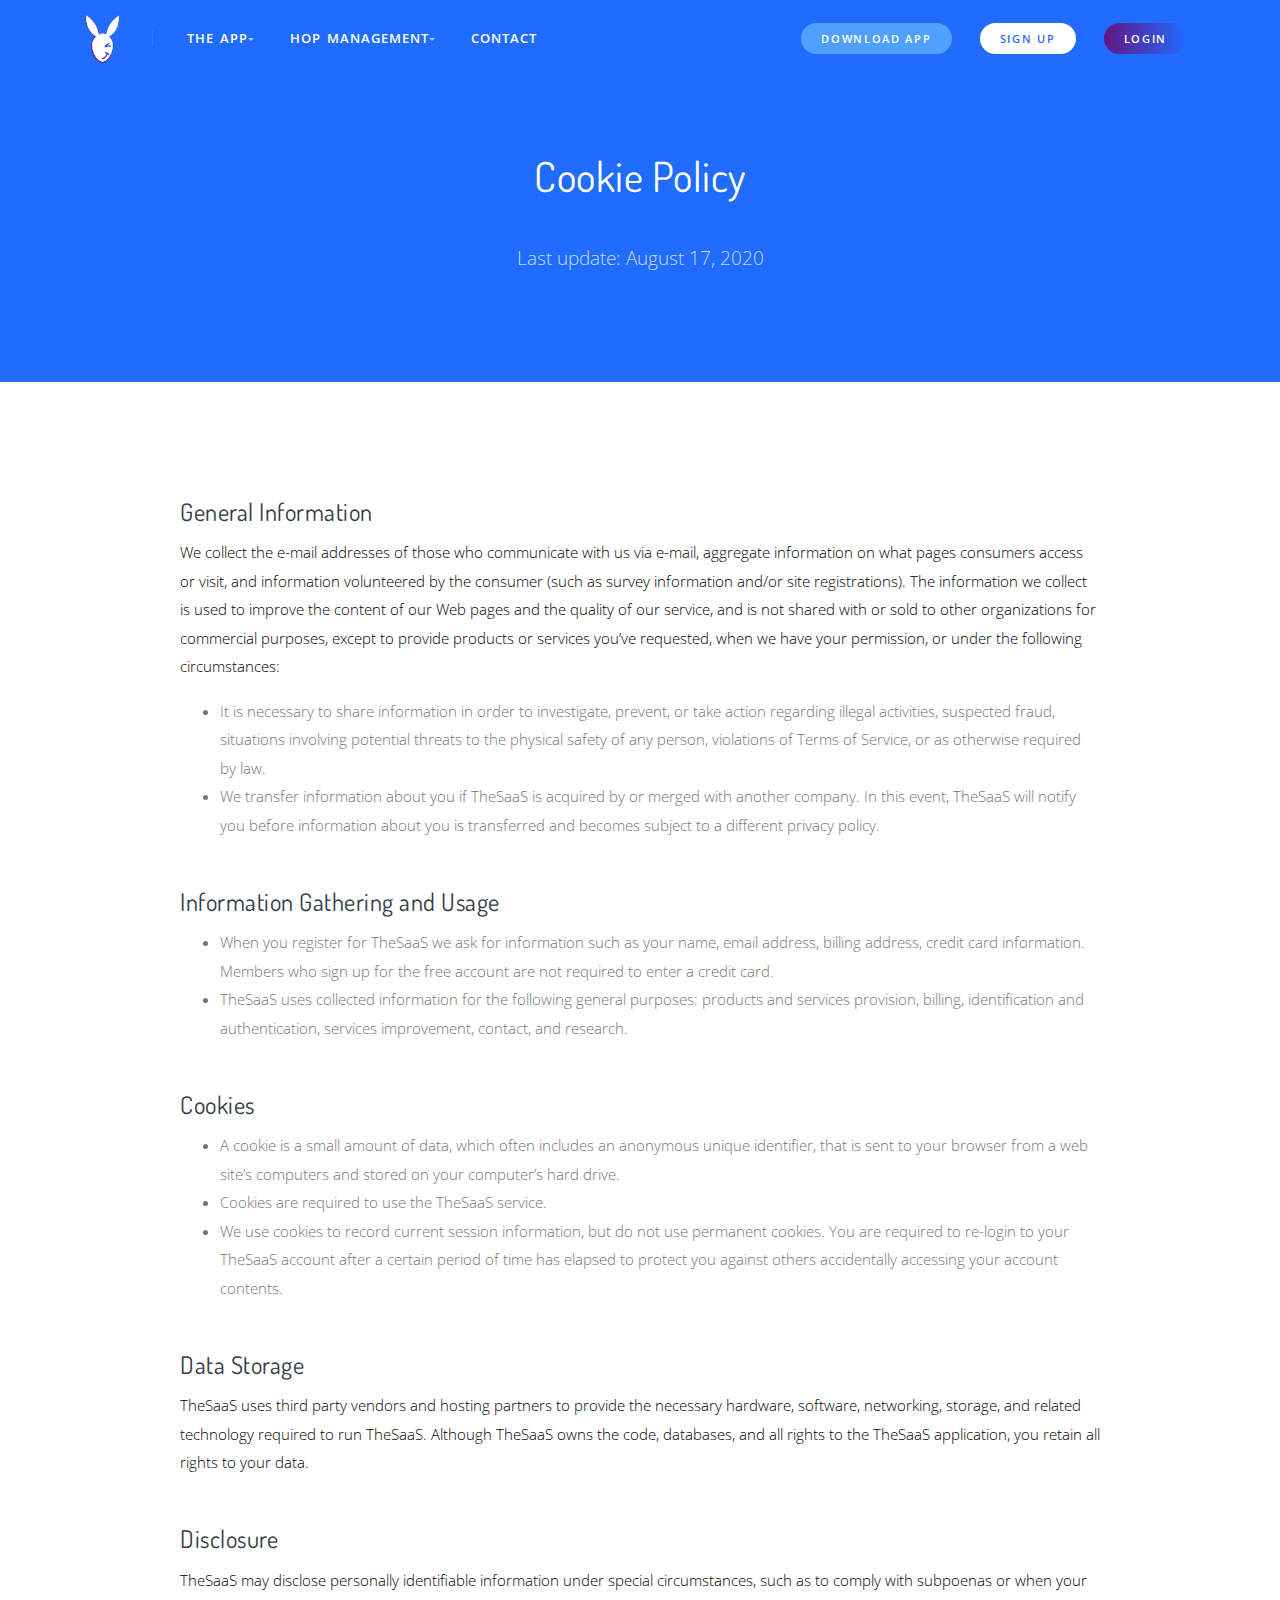
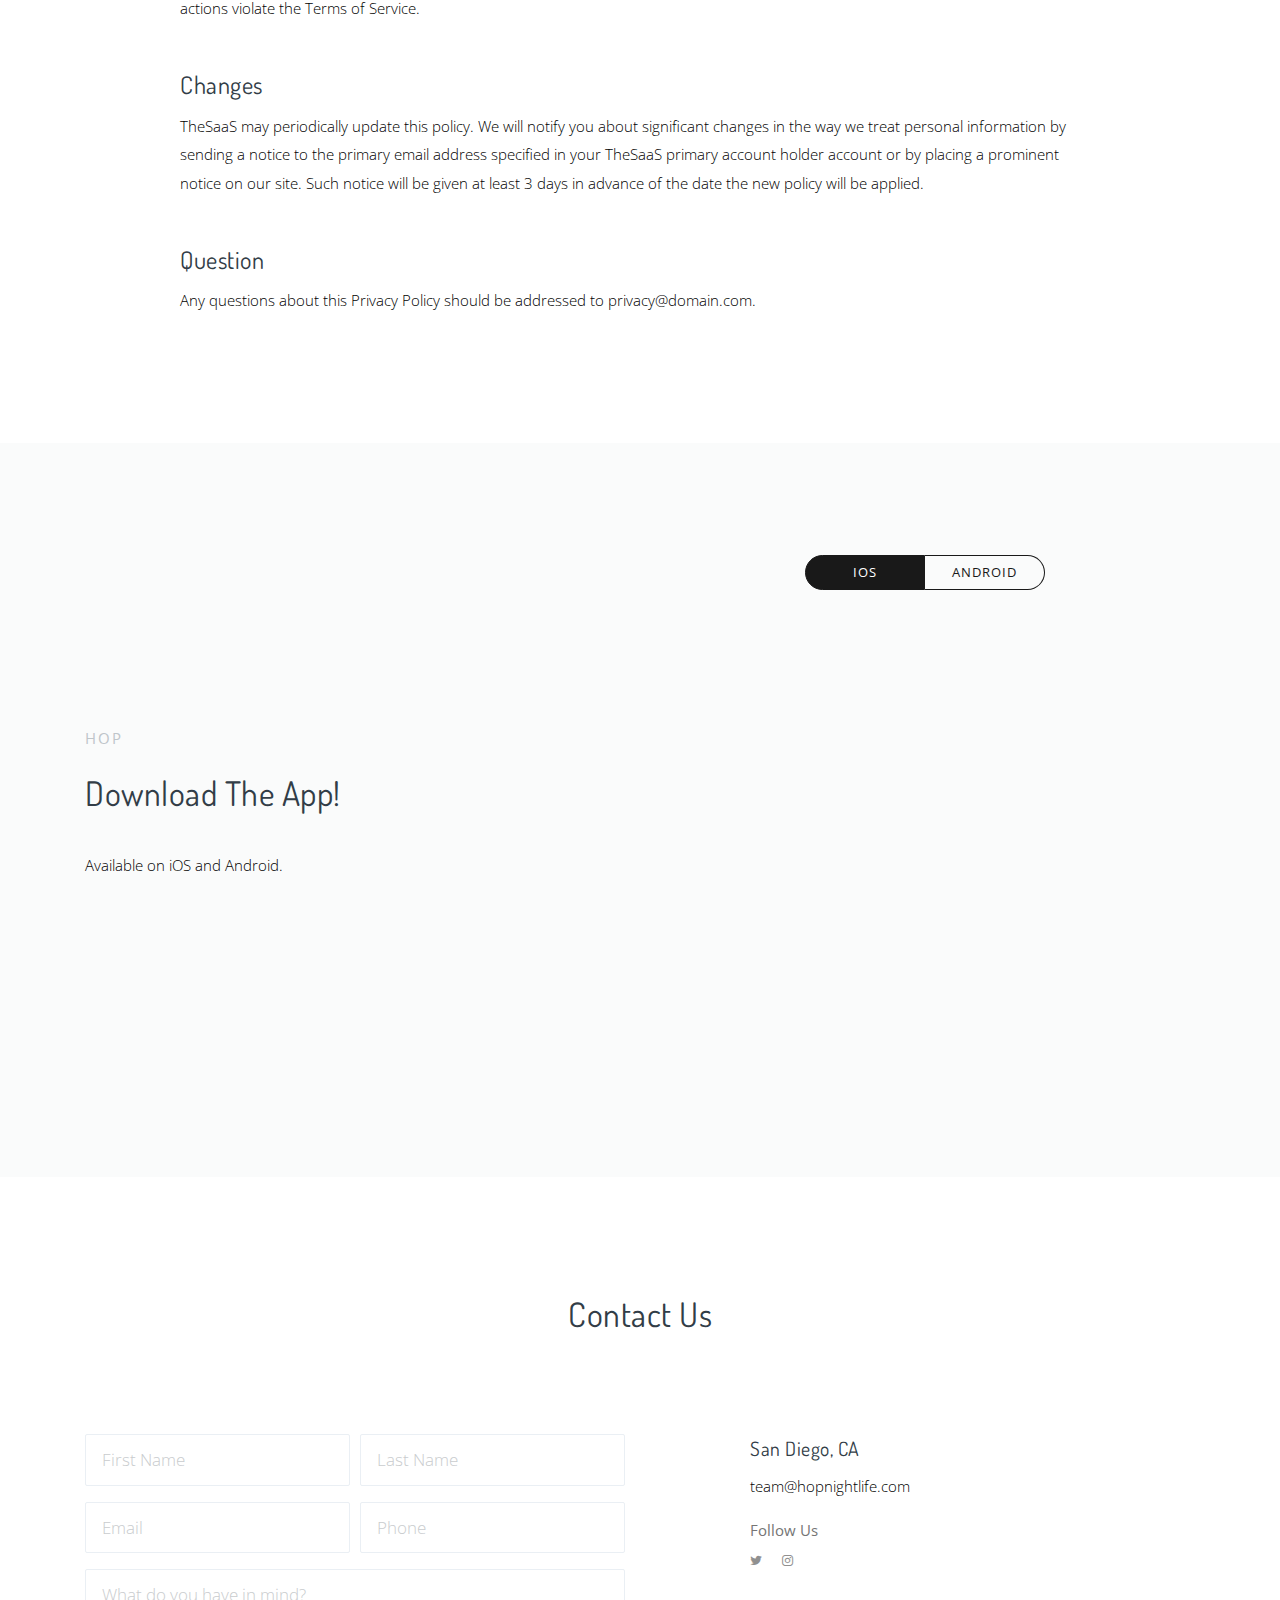
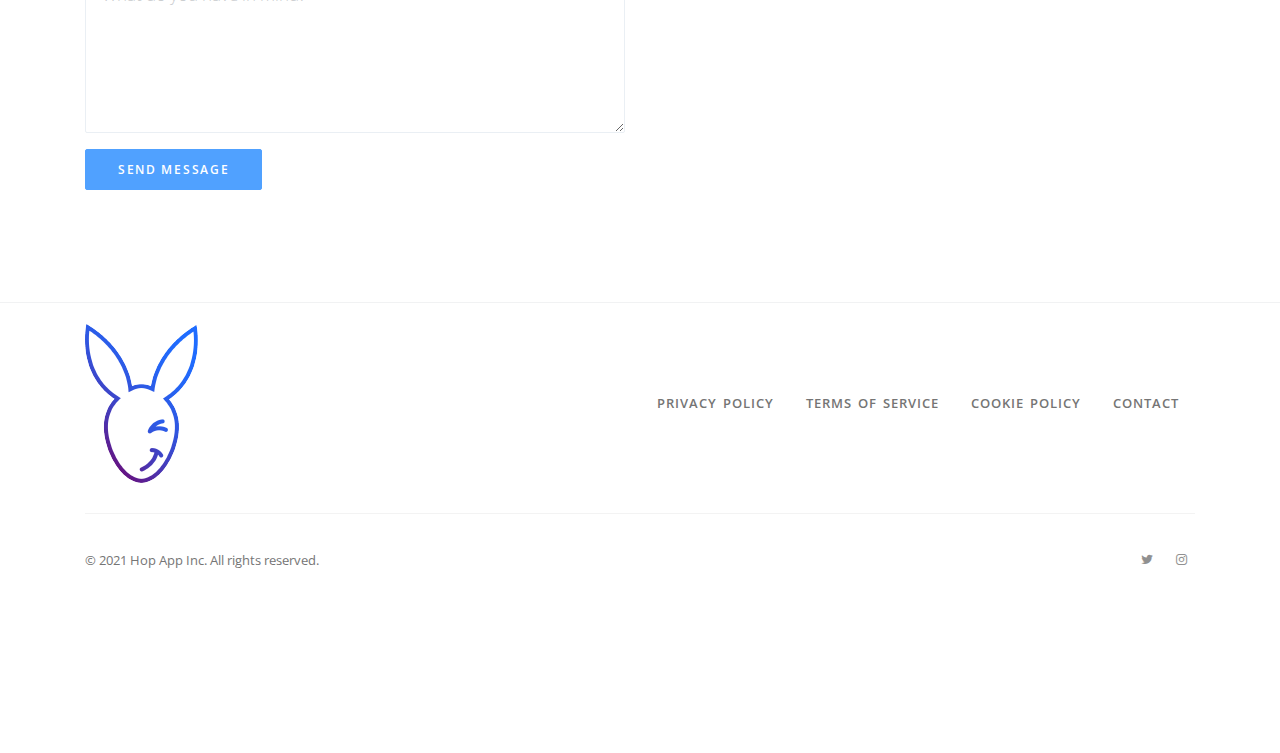
<file: cookie-policy.html>
<!DOCTYPE html>
<html lang="en">

<head>
  <meta charset="utf-8">
  <meta name="viewport" content="width=device-width, initial-scale=1, shrink-to-fit=no">
  <meta name="description" content="">
  <meta name="keywords" content="">

  <title>Hop - Cookie Policy</title>
  <meta name="description" content="#" ;>

  <!-- Styles -->
  <link href="assets/css/page.min.css" rel="stylesheet">
  <link href="assets/css/style.css" rel="stylesheet">

  <!-- Favicons -->
  <link rel="apple-touch-icon" href="assets/img/logo-160px.png">
  <link rel="icon" href="assets/img/logo-160px.png">

  <!--  Open Graph Tags -->
  <meta property="og:title" content="TheSaaS">
  <meta property="og:description"
    content="A responsive, professional, and multipurpose SaaS, Software, Startup and WebApp landing template powered by Bootstrap 4.">
  <meta property="og:image" content="http://thetheme.io/thesaas/assets/img/og-img.jpg">
  <meta property="og:url" content="http://thetheme.io/thesaas/">
  <meta name="twitter:card" content="summary_large_image">
</head>

<body data-aos-easing="ease" data-aos-duration="1500" data-aos-delay="0" cz-shortcut-listen="true" class="">


  <!-- Navbar -->
  <!-- navbar-light means thats the bar at the top before the scroll. After the scroll it goes to navbar-stick-dark. Stick means what bar is present after scrolled -->
  <nav class="navbar navbar-expand-lg navbar-light navbar-stick-dark" data-navbar="sticky">
    <div class="container">

      <div class="navbar-left">
        <button class="navbar-toggler" type="button">&#9776;</button>
        <a class="navbar-brand" href="/">
          <img class="logo-dark" src="assets/img/logo-160px.png" alt="logo">
          <img class="logo-light" src="assets/img/logo-160px.png" alt="logo">
        </a>
      </div>

      <section class="navbar-mobile">
        <span class="navbar-divider d-mobile-none"></span>

        <nav class="nav nav-navbar">
          <li class="nav-item">
            <a class="nav-link" href="#">The App<span class="arrow"></span></a>
            <nav class="nav">
              <a class="nav-link" href="#whats-hop-theapp">What's Hop</a>
              <a class="nav-link" href="#features">Features</a>
            </nav>
          </li>
          <li class="nav-item">
            <a class="nav-link" href="bars-and-clubs.html">Hop Management<span class="arrow"></span></a>
            <nav class="nav">
              <a class="nav-link" href="bars-and-clubs.html#whyhop">Why Hop</a>
              <a class="nav-link" href="bars-and-clubs.html#managementapp">Management App</a>
              <a class="nav-link" href="bars-and-clubs.html#managementsystem">Management System</a>
              <a class="nav-link" href="bars-and-clubs.html#pricing">Pricing (free)</a>
            </nav>
          </li>
          <a class="nav-link" href="#contact">Contact</a>
        </nav>
      </section>

      <div class="navbar-left">
        <div>
          <a class="btn btn-sm btn-round btn-primary ml-lg-4 mr-2 btn-download-noborder" href="#download">Download
            App</a>
          <a class="btn btn-sm btn-round btn-primary ml-lg-4 mr-2 white-signup-btn" href="#">Sign up</a>
          <a class="btn btn-sm btn-round btn-primary ml-lg-4 mr-2 btn-dark" href="#">Login</a>
        </div>
      </div>


    </div>
  </nav>
  <!-- /.navbar -->


    <!-- Header -->
    <header class="header text-white" style="background-color: #1f6cff;">
      <div class="container text-center">

        <div class="row">
          <div class="col-md-8 mx-auto">

            <h1>Cookie Policy</h1>
            <p class="lead-2 opacity-90 mt-6">Last update: August 17, 2020</p>

          </div>
        </div>

      </div>
    </header><!-- /.header -->


    <!-- Main Content -->
    <main class="main-content">

      <section class="section">
        <div class="container">
          <div class="row">
            <div class="col-md-10 mx-auto">

              <h4>General Information</h4>
              <p>We collect the e-mail addresses of those who communicate with us via e-mail, aggregate information on what pages consumers access or visit, and information volunteered by the consumer (such as survey information and/or site registrations). The information we collect is used to improve the content of our Web pages and the quality of our service, and is not shared with or sold to other organizations for commercial purposes, except to provide products or services you’ve requested, when we have your permission, or under the following circumstances:</p>

              <ul>
                <li>It is necessary to share information in order to investigate, prevent, or take action regarding illegal activities, suspected fraud, situations involving potential threats to the physical safety of any person, violations of Terms of Service, or as otherwise required by law.</li>
                <li>We transfer information about you if TheSaaS is acquired by or merged with another company. In this event, TheSaaS will notify you before information about you is transferred and becomes subject to a different privacy policy.</li>
              </ul>

              <br>
              <h4>Information Gathering and Usage</h4>
              <ul>
                <li>When you register for TheSaaS we ask for information such as your name, email address, billing address, credit card information. Members who sign up for the free account are not required to enter a credit card.</li>
                <li>TheSaaS uses collected information for the following general purposes: products and services provision, billing, identification and authentication, services improvement, contact, and research.</li>
              </ul>

              <br>
              <h4>Cookies</h4>
              <ul>
                <li>A cookie is a small amount of data, which often includes an anonymous unique identifier, that is sent to your browser from a web site’s computers and stored on your computer’s hard drive.</li>
                <li>Cookies are required to use the TheSaaS service.</li>
                <li>We use cookies to record current session information, but do not use permanent cookies. You are required to re-login to your TheSaaS account after a certain period of time has elapsed to protect you against others accidentally accessing your account contents.</li>
              </ul>

              <br>
              <h4>Data Storage</h4>
              <p>TheSaaS uses third party vendors and hosting partners to provide the necessary hardware, software, networking, storage, and related technology required to run TheSaaS. Although TheSaaS owns the code, databases, and all rights to the TheSaaS application, you retain all rights to your data.</p>

              <br>
              <h4>Disclosure</h4>
              <p>TheSaaS may disclose personally identifiable information under special circumstances, such as to comply with subpoenas or when your actions violate the Terms of Service.</p>


              <br>
              <h4>Changes</h4>
              <p>TheSaaS may periodically update this policy. We will notify you about significant changes in the way we treat personal information by sending a notice to the primary email address specified in your TheSaaS primary account holder account or by placing a prominent notice on our site. Such notice will be given at least 3 days in advance of the date the new policy will be applied.</p>


              <br>
              <h4>Question</h4>
              <p>Any questions about this Privacy Policy should be addressed to privacy@domain.com.</p>


            </div>
          </div>
        </div>
      </section>

    </main><!-- /.main-content -->


    <!-- old Download  -->

    <!-- <section class="section py-10" style="background-image: url(assets/img/download.jpg)" data-overlay="6"
      id="download">
      <div class="container">
        <div class="row">
          <div class="col-md-8 col-xl-6 mx-auto">

            <div class="section-dialog bg-dark text-white text-center aos-init aos-animate" data-aos="fade-in"
              data-aos-duration="700">
              <p><img src="assets/img/logo-160px.png " alt="logo"></p>
              <br>
              <h2 class="mb-5">Download now</h2>
              <p>Hop - Nightlife available for iOS and Android</p>

              <hr class="w-10">

              <div class="rating">
                        <label class="fa fa-star active"></label>
                        <label class="fa fa-star active"></label>
                        <label class="fa fa-star active"></label>
                        <label class="fa fa-star active"></label>
                        <label class="fa fa-star active"></label>
                      </div>


              <div class="text-center gap-xy-2 mt-6">
                <a href="#"><img class="img-fadein" src="assets/img/download-app-store.png"
                    alt="download on app store"></a>
                <a href="#"><img class="img-fadein" src="assets/img/download-google-play.png"
                    alt="download on google play"></a>
              </div>

            </div>

          </div>
        </div>
      </div>
    </section>

     old Download -->


    <!-- Download -->
    <section class="section bg-gray" id="download">
        <div class="container">
          <div class="row align-items-center" >
  
            <div class="col-md-6 bg-img">
              <p class="text-uppercase text-lighter fw-400 ls-2">Hop</p>
              <h2 class="fw-400 mb-6">Download The App!</h2>
              <p>Available on iOS and Android.</p>
            </div>
  
  
            <div class="col-md-4 mx-auto mt-7 mt-md-0">
              <ul class="nav nav-tabs-outline ">
                <li class="nav-item">
                  <a class="nav-link active" data-toggle="tab" href="#iOS">iOS</a>
                </li>
                <li class="nav-item">
                  <a class="nav-link" data-toggle="tab" href="#android">Android</a>
                </li>
              </ul>
      
      
              <br><br>
      
      
              <div class="tab-content text-center aos-init aos-animate" data-aos="fade-in">
                <div class="tab-pane fade show active" id="iOS">
                  <img class="shadow-3" src="assets/img/QR-SS-Fake-img.jpg" alt="...">
                  <br>
                  <br>
                  <a href="#"><img class="img-fadein" src="assets/img/download-app-store.png"
                    alt="download on app store"></a>
                </div>
                <div class="tab-pane fade" id="android">
                  <img class="shadow-3" src="assets/img/QR-SS-Fake-img.jpg" alt="...">
                  <br><br>
                  <a href="#"><img class="img-fadein" src="assets/img/download-google-play.png"
                    alt="download on google play"></a>
                </div>
                </div>
            
            </div>
  
          </div>
        </div>
      </section>
  
      <!-- download -->




    <!-- Contact -->
    <section class="section" id="contact">
      <div class="container">

        <h2 class="text-center">Contact Us</h2>

        <div class="row gap-y mt-8">
          <form class="col-lg-6" action="../assets/php/sendmail.php" method="POST" data-form="mailer">

            <div class="alert alert-success d-on-success">We received your message and will contact you back soon.</div>

            <div class="form-row">
              <div class="form-group col-md-6">
                <input class="form-control form-control-lg" type="text" name="firstname" placeholder="First Name">
              </div>

              <div class="form-group col-md-6">
                <input class="form-control form-control-lg" type="text" name="lastname" placeholder="Last Name">
              </div>

              <div class="form-group col-md-6">
                <input class="form-control form-control-lg" type="email" name="email" placeholder="Email">
              </div>

              <div class="form-group col-md-6">
                <input class="form-control form-control-lg" type="text" name="phone" placeholder="Phone">
              </div>
            </div>

            <div class="form-group">
              <textarea class="form-control form-control-lg" rows="4" placeholder="What do you have in mind?"
                name="message"></textarea>
            </div>

            <button class="btn btn-lg btn-primary" type="submit">Send message</button>

          </form>


          <div class="col-lg-5 ml-auto text-center text-lg-left">
            <hr class="d-lg-none">
            <h5>San Diego, CA</h5>
            <!-- <p>2651 Main Street, Suit 124<br>Seattle, WA, 98101</p>
                    <p>+1 (321) 654 9870<br>+1 (987) 123 6548</p> -->
            <p>team@hopnightlife.com</p>
            <div class="fw-400">Follow Us</div>
            <div class="social social-sm social-inline">
              <a class="social-twitter" href="https://twitter.com/hop_nightlife" target="_blank"><i class="fa fa-twitter"></i></a>
              <!-- <a class="social-facebook" href="#"><i class="fa fa-facebook"></i></a> -->
              <a class="social-instagram" href="https://www.instagram.com/hop_nightlife/" target="_blank"><i class="fa fa-instagram"></i></a>
              <!-- <a class="social-dribbble" href="#"><i class="fa fa-dribbble"></i></a> -->
            </div>
          </div>
        </div>

      </div>

    </section>

    <!-- Contact -->




  <!-- Footer -->

  <footer class="footer">
    <div class="container">
      <div class="row gap-y align-items-center">

        <div class="col-md-3 text-center text-md-left">
          <a href="#"><img src="assets/img/logo-160px.png" alt="logo"></a>
        </div>

        <div class="col-md-9">
          <div class="nav nav-bold nav-uppercase justify-content-center justify-content-md-end">
            <a class="nav-link" href="privacy-policy.html" target="_blank">Privacy Policy</a>
            <a class="nav-link" href="terms-of-service.html" target="_blank">Terms of Service</a>
            <a class="nav-link" href="cookie-policy.html" target="_blank">Cookie Policy</a>
            <a class="nav-link" href="#contact">Contact</a>
          </div>
        </div>

        <div class="col-12">
          <hr class="my-0">
        </div>

        <div class="col-md-3 text-center text-md-left">
          <small>© 2021 Hop App Inc. All rights reserved.</small>
        </div>

        <div class="col-md-9 text-center text-md-right">
          <div class="social social-sm social-hover-bg-brand">
            <!-- <a class="social-facebook" href="#"><i class="fa fa-facebook"></i></a> -->
            <a class="social-twitter" href="https://twitter.com/hop_nightlife" target="_blank"><i class="fa fa-twitter"></i></a>
            <a class="social-instagram" href="https://www.instagram.com/hop_nightlife/" target="_blank"><i class="fa fa-instagram"></i></a>
          </div>
        </div>

      </div>
    </div>
  </footer>

  <!-- Footer -->


    <!-- Scripts -->
    <script type="text/javascript" async="" src="https://www.googleadservices.com/pagead/conversion_async.js"></script><script async="" src="https://www.google-analytics.com/analytics.js"></script><script src="../assets/js/page.min.js"></script><div class="pswp" tabindex="-1" role="dialog" aria-hidden="true"><div class="pswp__bg"></div><div class="pswp__scroll-wrap"><div class="pswp__container"><div class="pswp__item"></div><div class="pswp__item"></div><div class="pswp__item"></div></div><div class="pswp__ui pswp__ui--hidden"><div class="pswp__top-bar"><div class="pswp__counter"></div><button class="pswp__button pswp__button--close" title="Close (Esc)"></button> <button class="pswp__button pswp__button--share" title="Share"></button> <button class="pswp__button pswp__button--fs" title="Toggle fullscreen"></button> <button class="pswp__button pswp__button--zoom" title="Zoom in/out"></button><div class="pswp__preloader"><div class="pswp__preloader__icn"><div class="pswp__preloader__cut"><div class="pswp__preloader__donut"></div></div></div></div></div><div class="pswp__share-modal pswp__share-modal--hidden pswp__single-tap"><div class="pswp__share-tooltip"></div></div><button class="pswp__button pswp__button--arrow--left" title="Previous (arrow left)"></button> <button class="pswp__button pswp__button--arrow--right" title="Next (arrow right)"></button><div class="pswp__caption"><div class="pswp__caption__center"></div></div></div></div></div>
    <script src="../assets/js/script.js"></script><div data-formito-id="91GdcdyvBtL5uwZS1yCR" data-trigger="fab" class="formito-app formito-trigger-fab">
<div class="formito-modal">
  <iframe src="about:blank" frameborder="0" height="100%" width="100%"></iframe>
</div>

</div><script async="" src="https://s.formito.com/ft.js"></script>

  

<script src="https://googleads.g.doubleclick.net/pagead/viewthroughconversion/864788073/?random=1627442915851&amp;cv=9&amp;fst=1627442915851&amp;num=1&amp;bg=ffffff&amp;guid=ON&amp;resp=GooglemKTybQhCsO&amp;u_h=900&amp;u_w=1440&amp;u_ah=821&amp;u_aw=1440&amp;u_cd=30&amp;u_his=7&amp;u_tz=-420&amp;u_java=false&amp;u_nplug=3&amp;u_nmime=4&amp;gtm=2oa7q0&amp;sendb=1&amp;ig=1&amp;data=event%3Dgtag.config&amp;frm=0&amp;url=http%3A%2F%2Fthetheme.io%2Fthesaas%2Fpage%2Fterms.html&amp;ref=http%3A%2F%2Fthetheme.io%2Fthesaas%2Fpage%2Fterms.html&amp;tiba=TheSaaS%20%E2%80%94%20Terms%20of%20use&amp;hn=www.googleadservices.com&amp;async=1&amp;rfmt=3&amp;fmt=4"></script>

<script src="assets/js/page.min.js"></script>
  <script src="assets/js/script.js"></script>


</body>

</html>
</file>
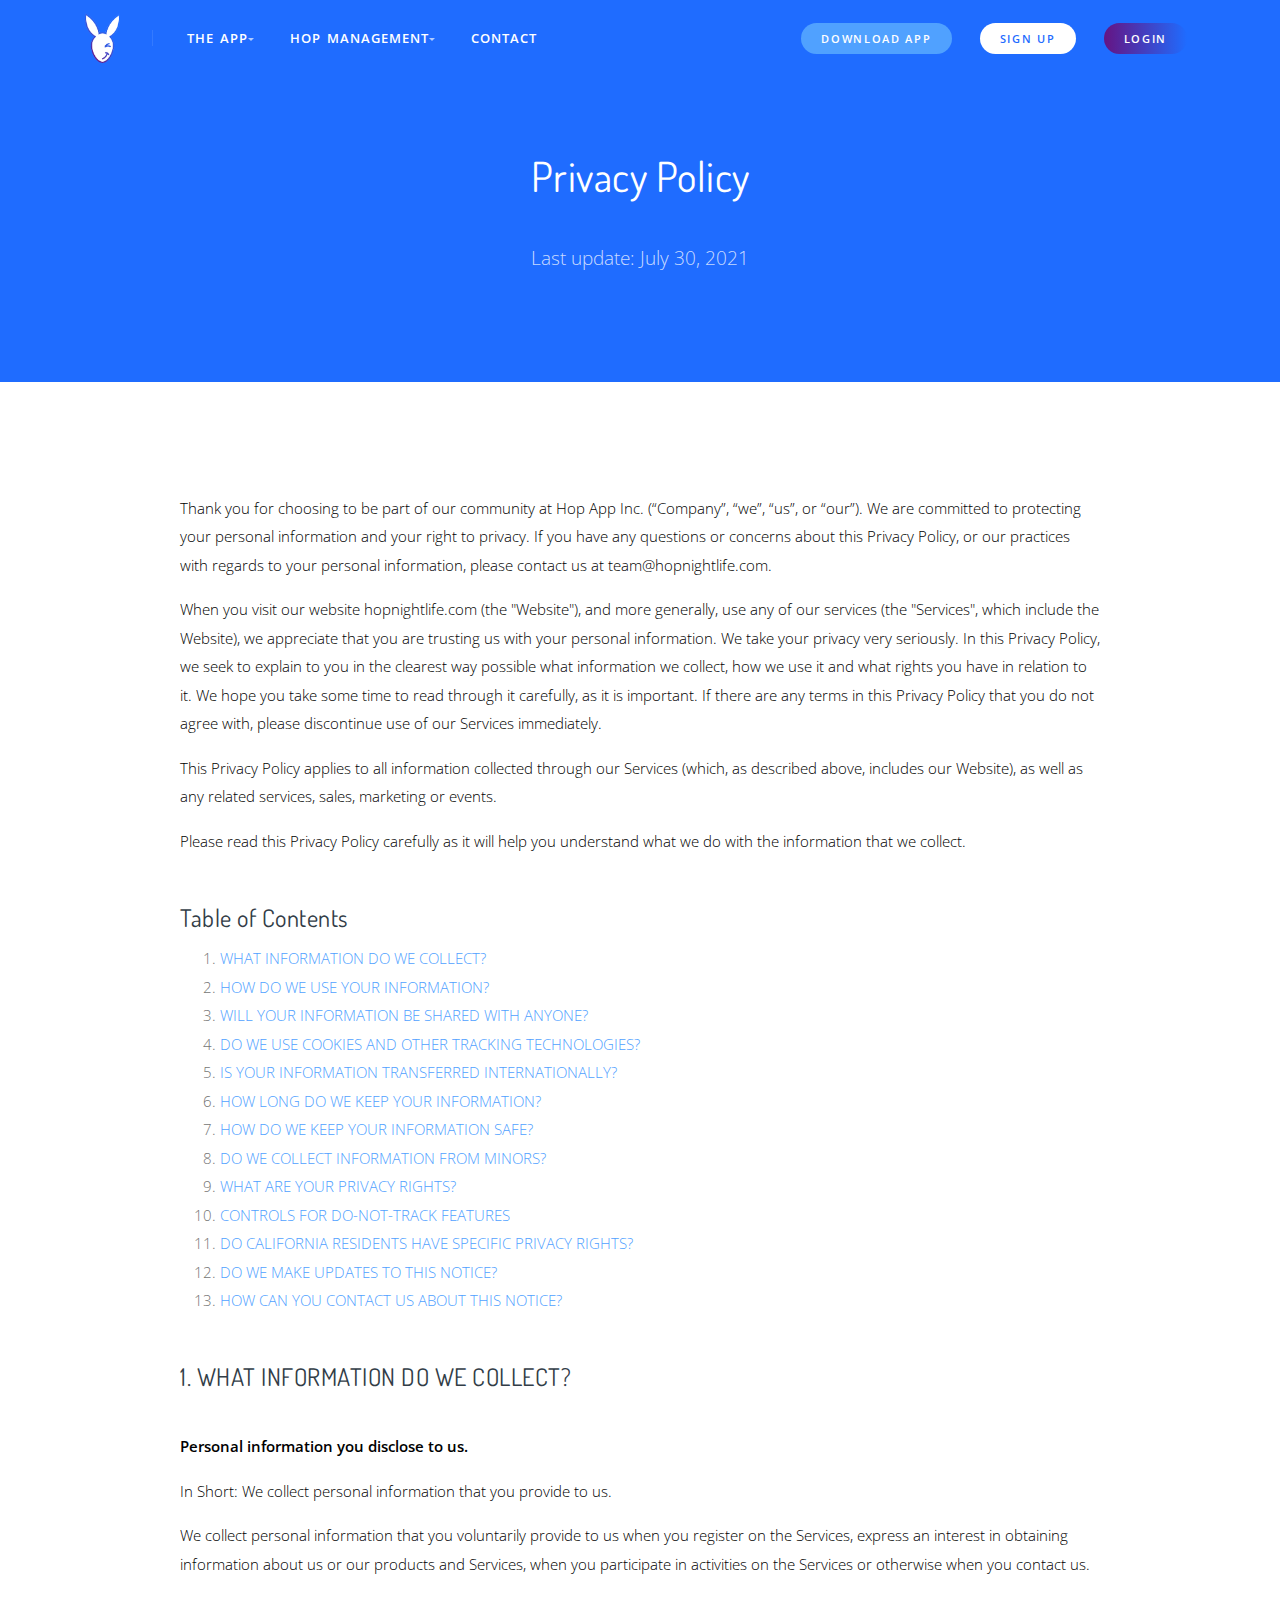
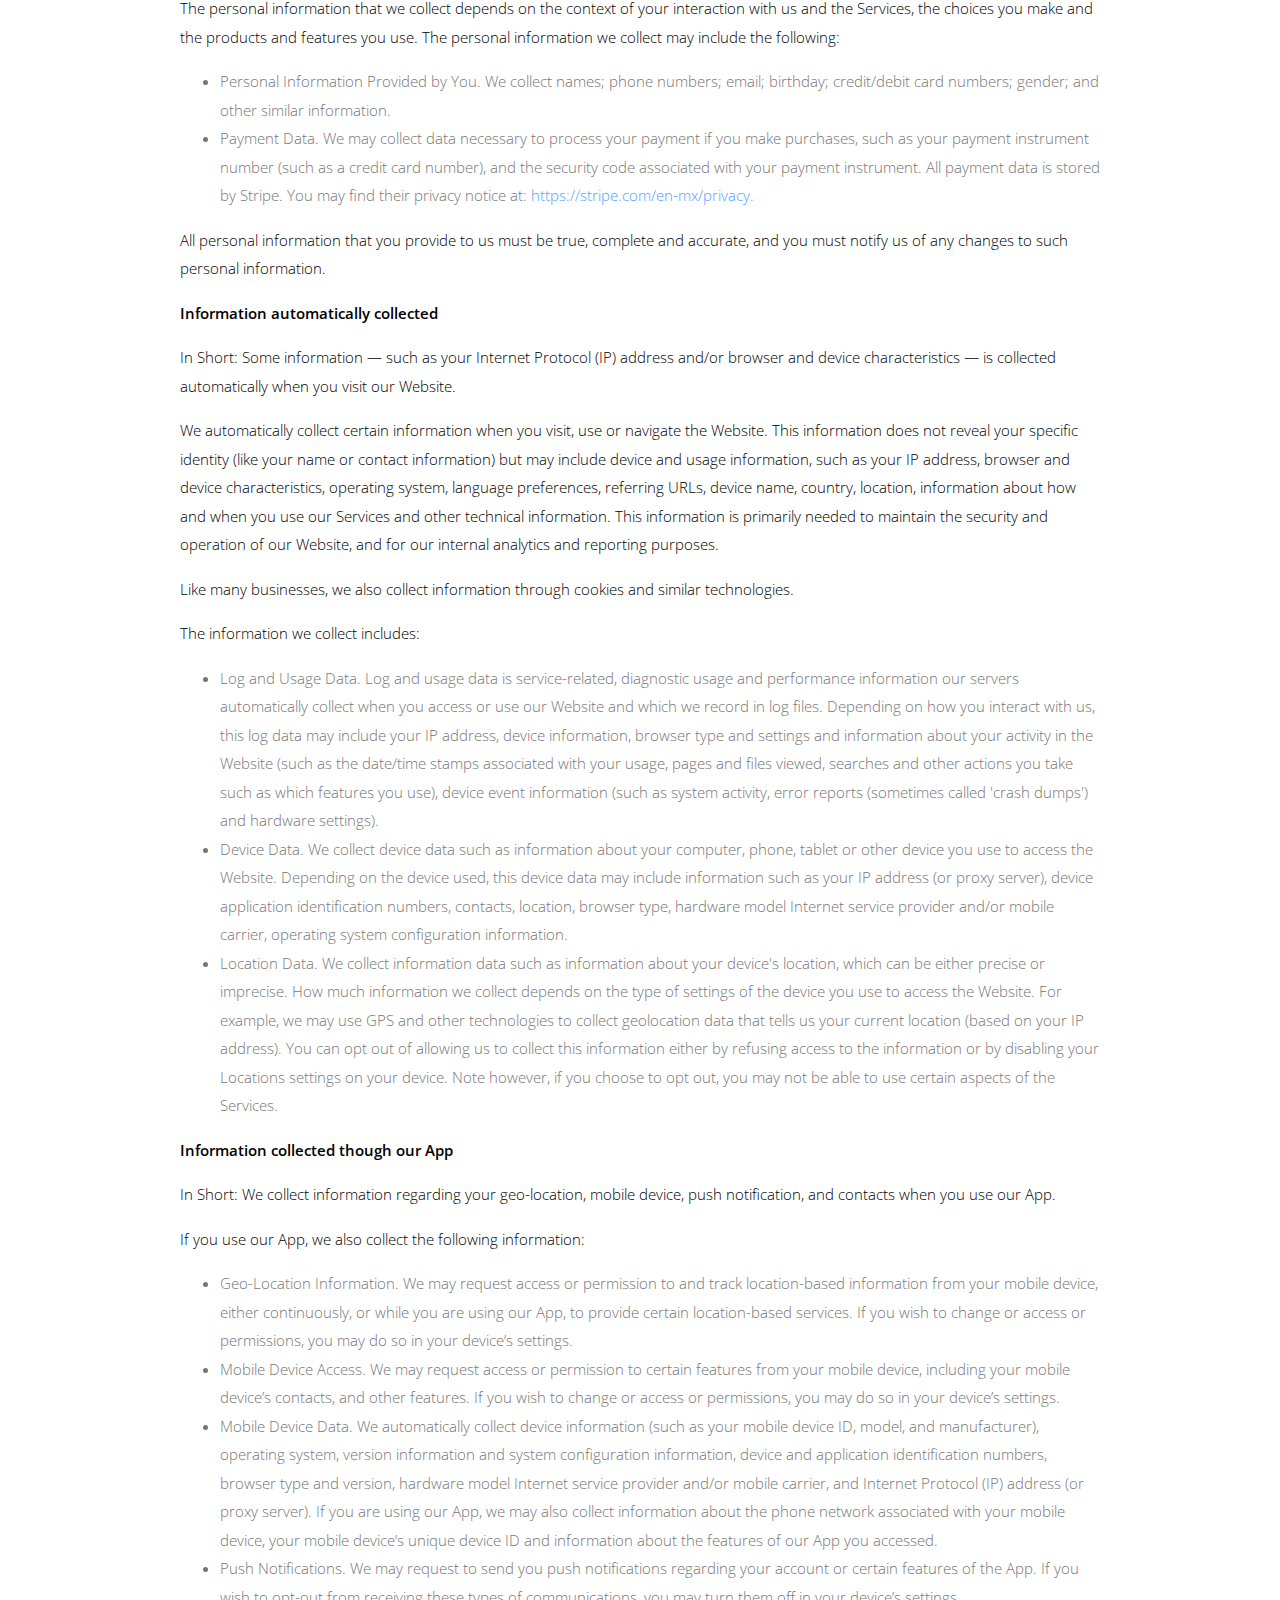
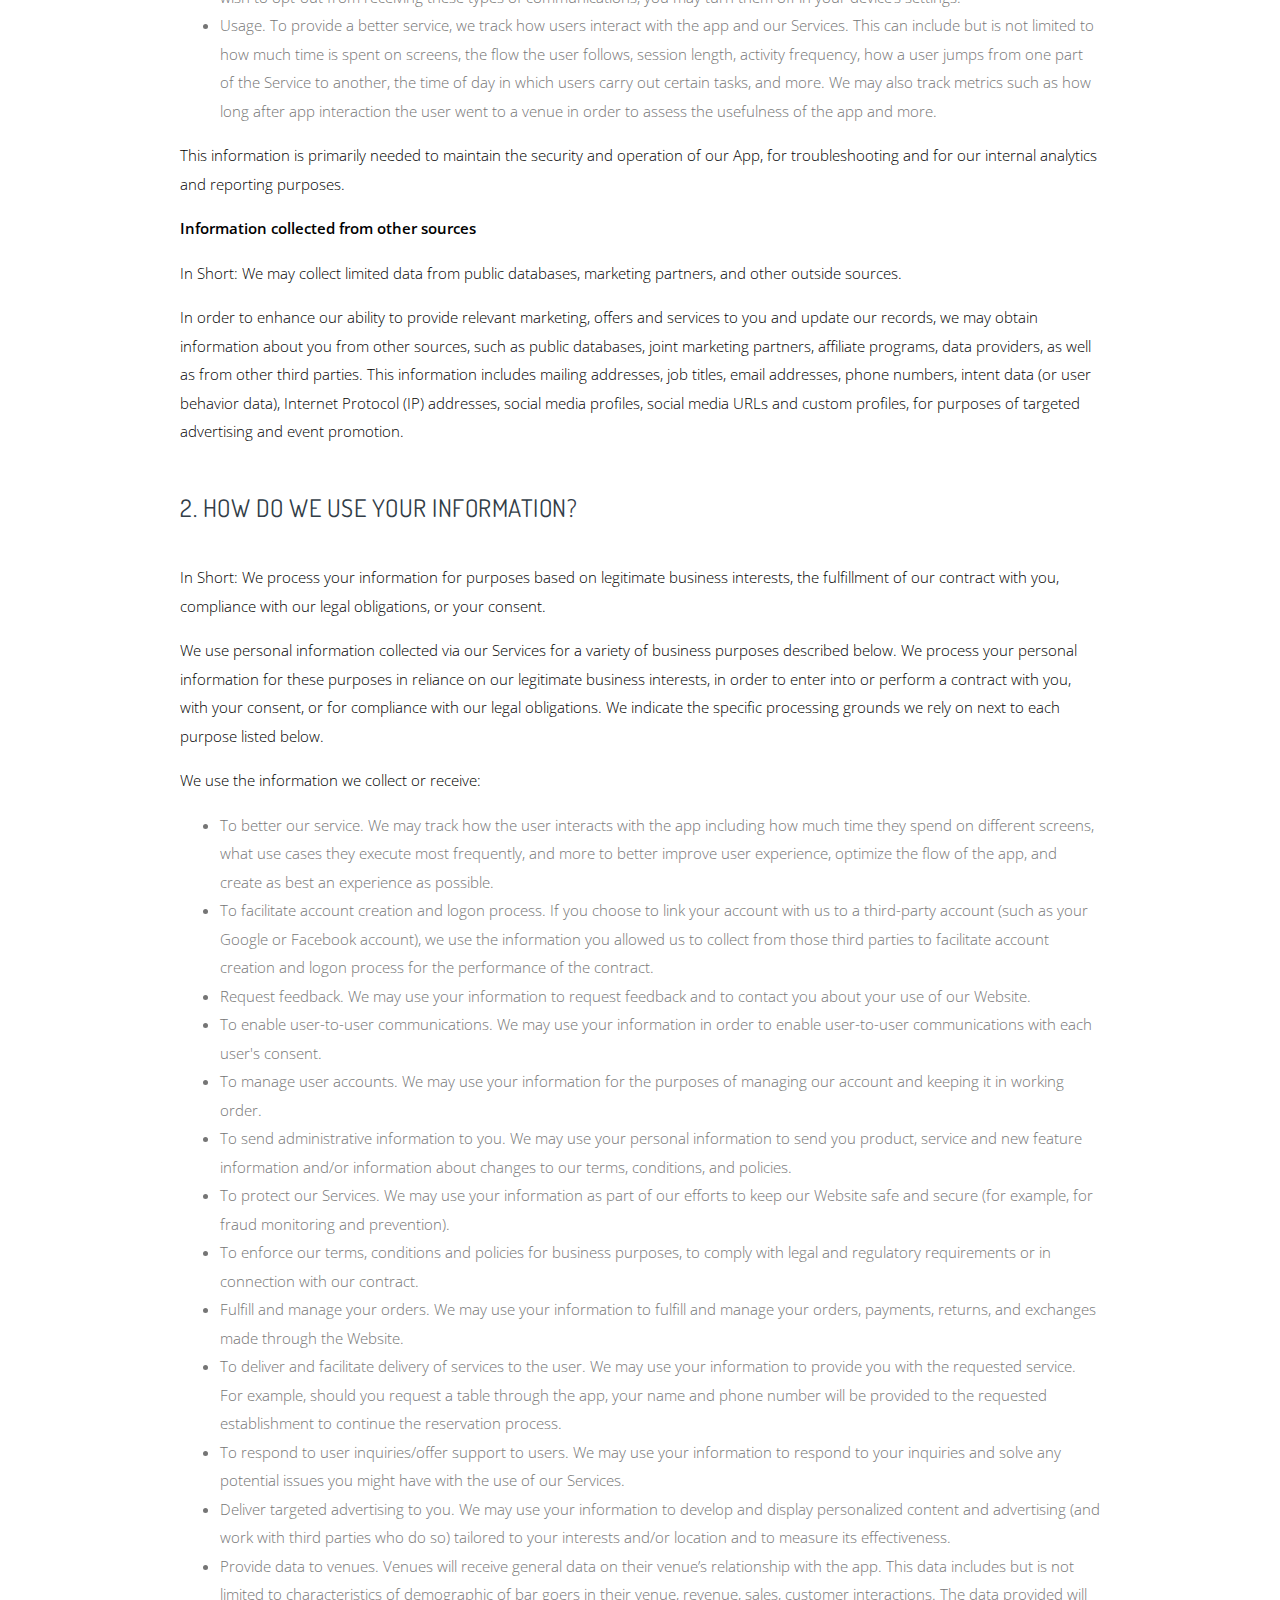
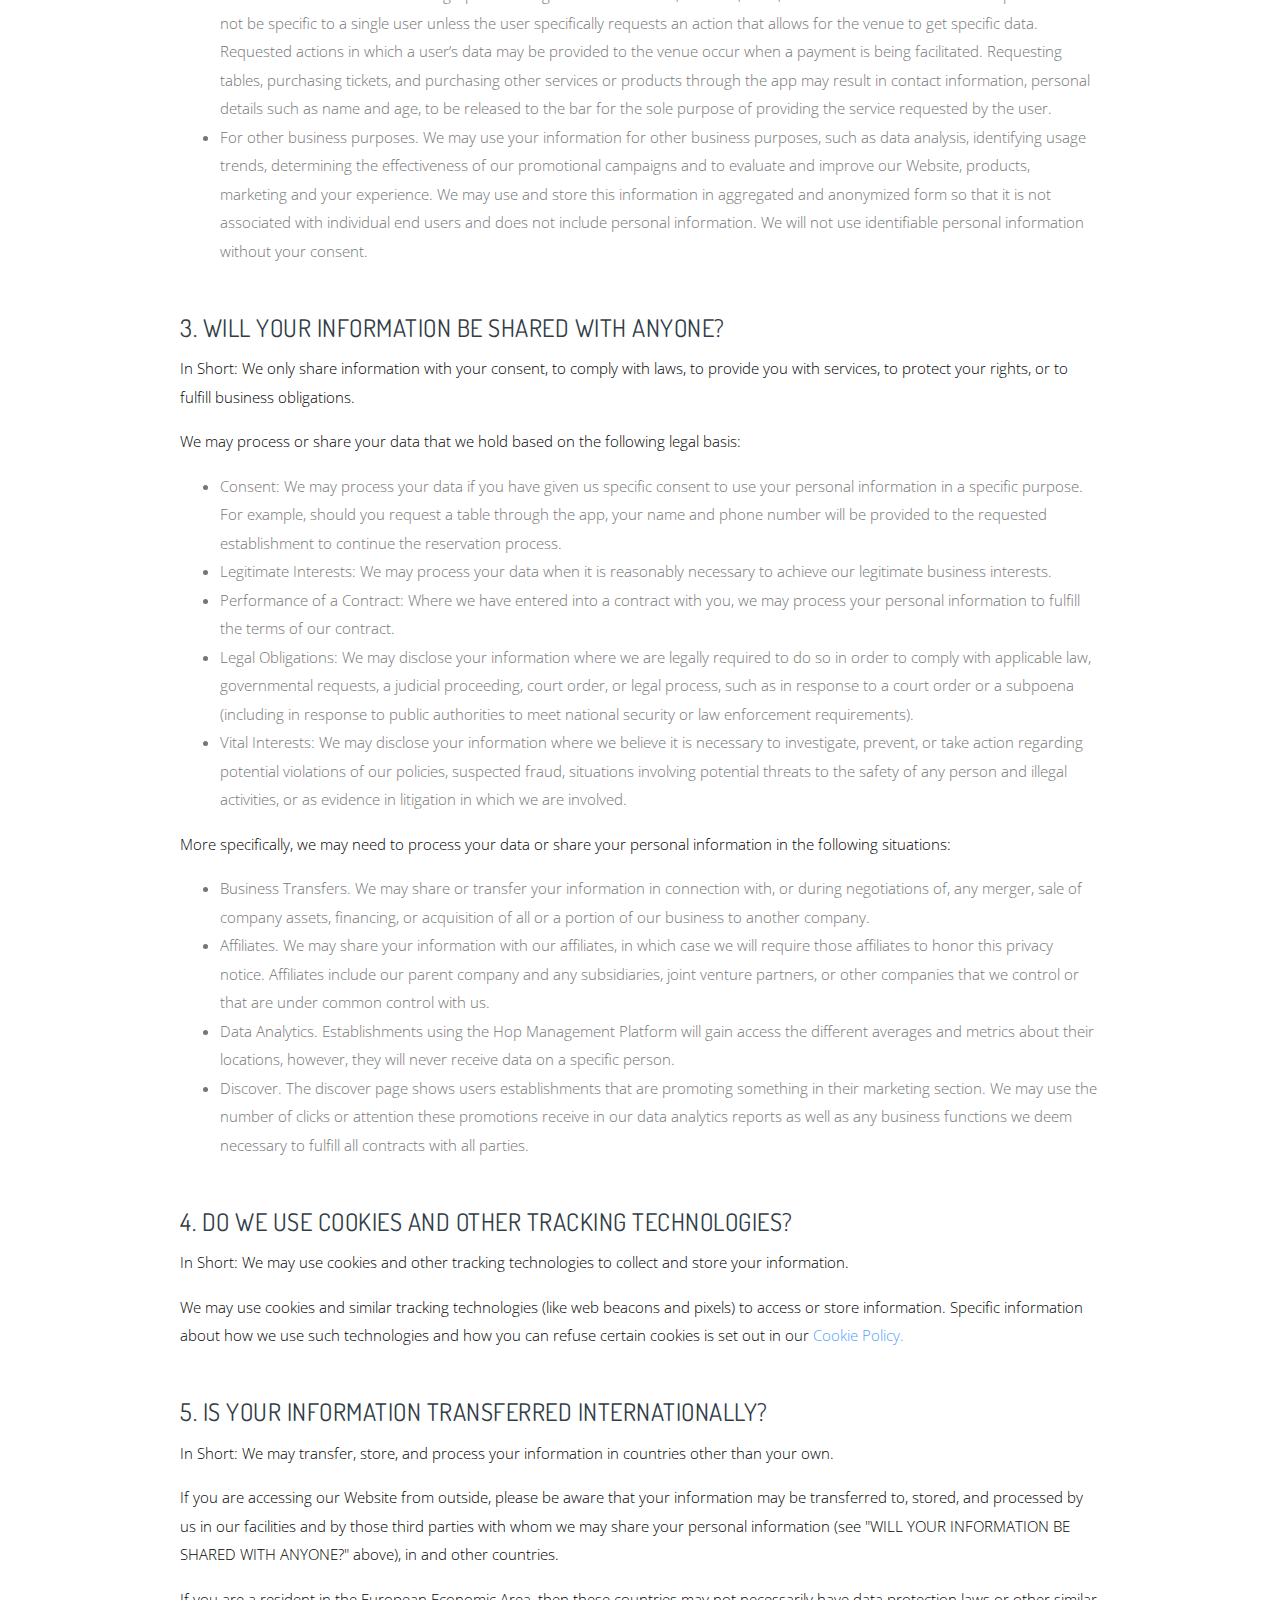
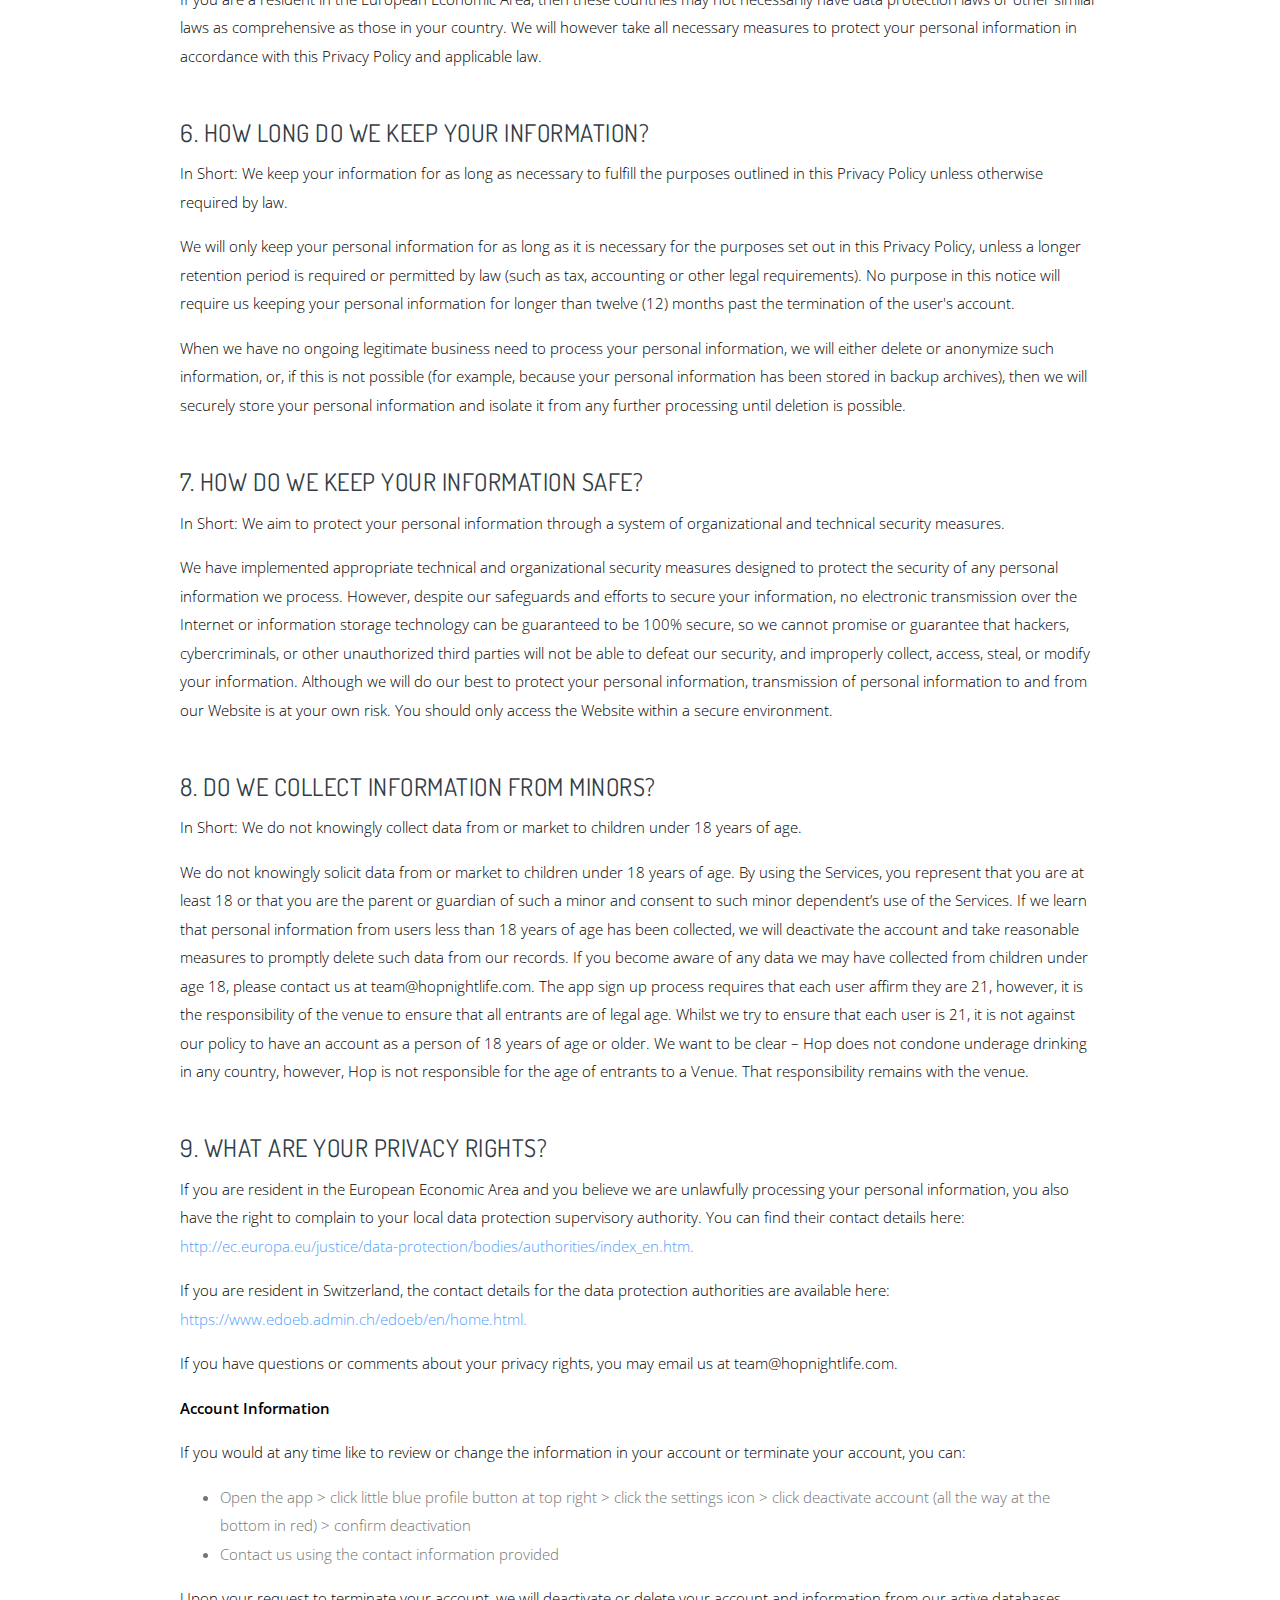
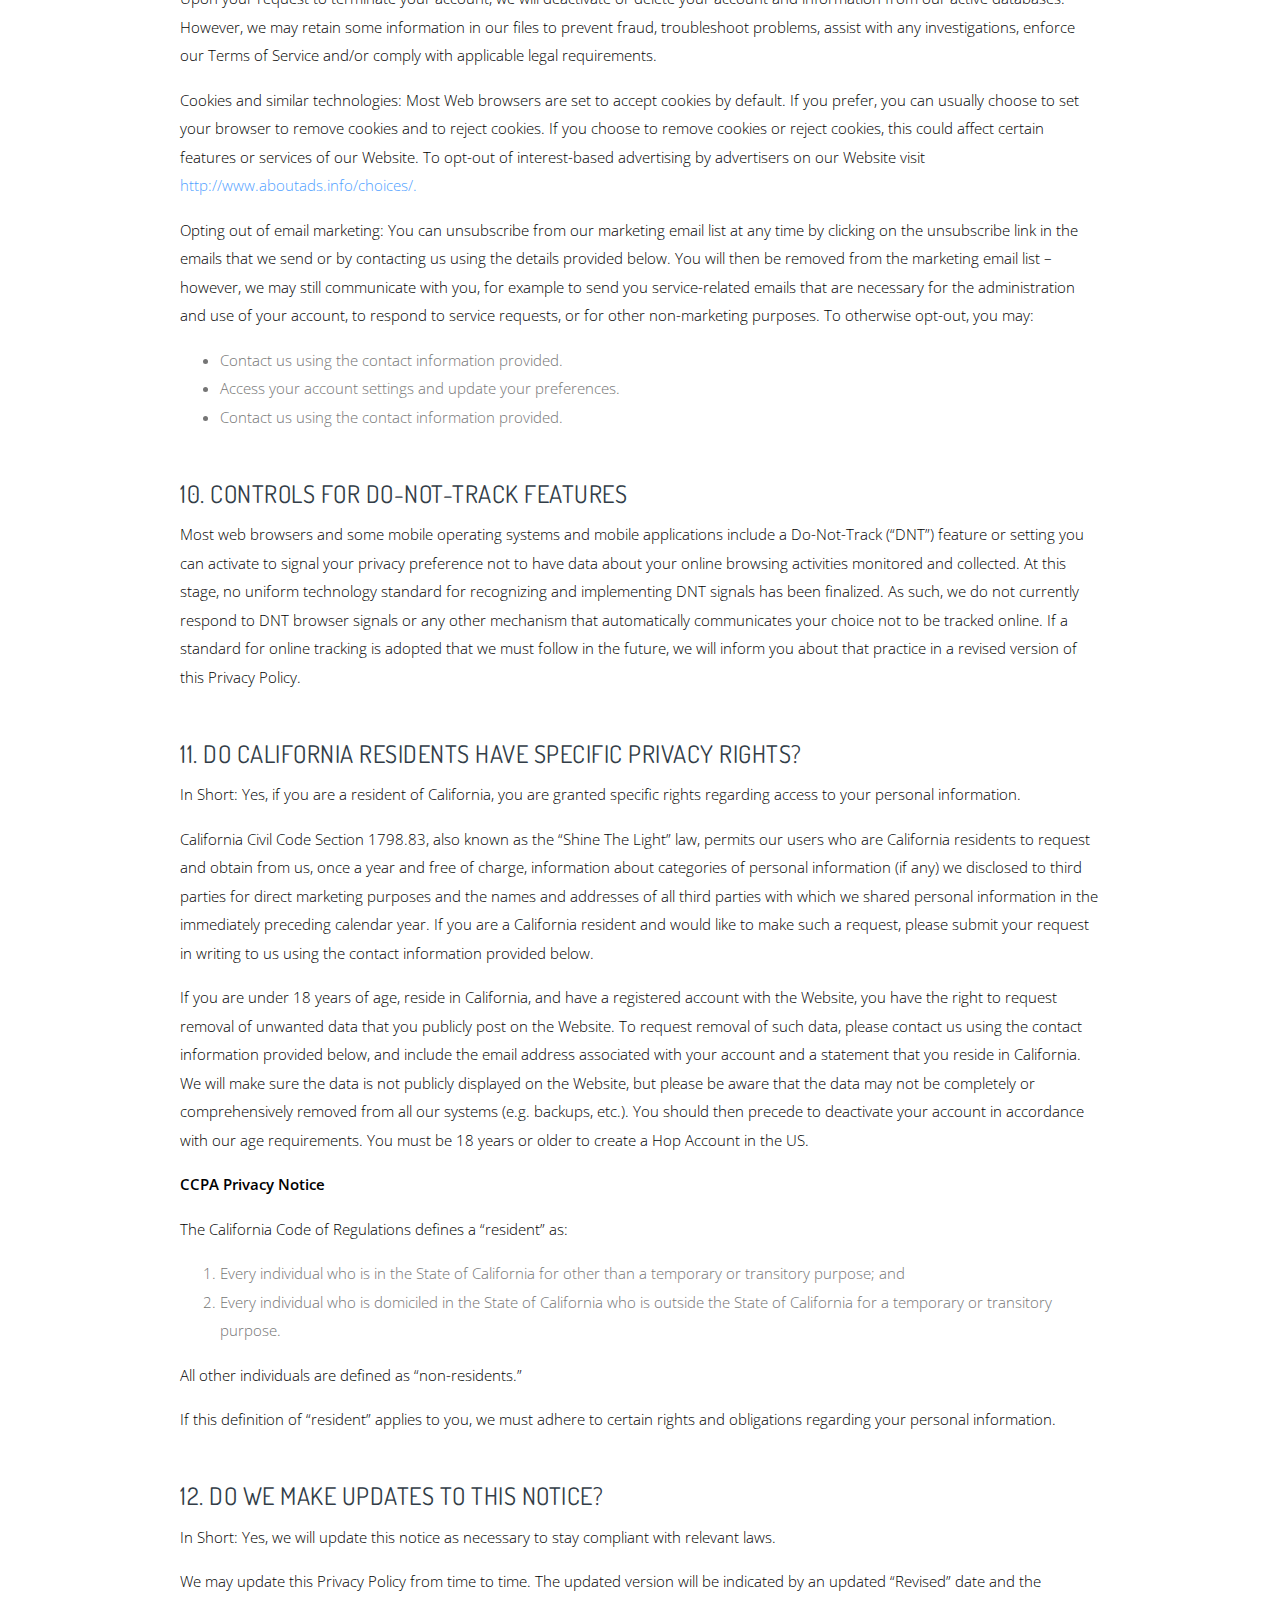
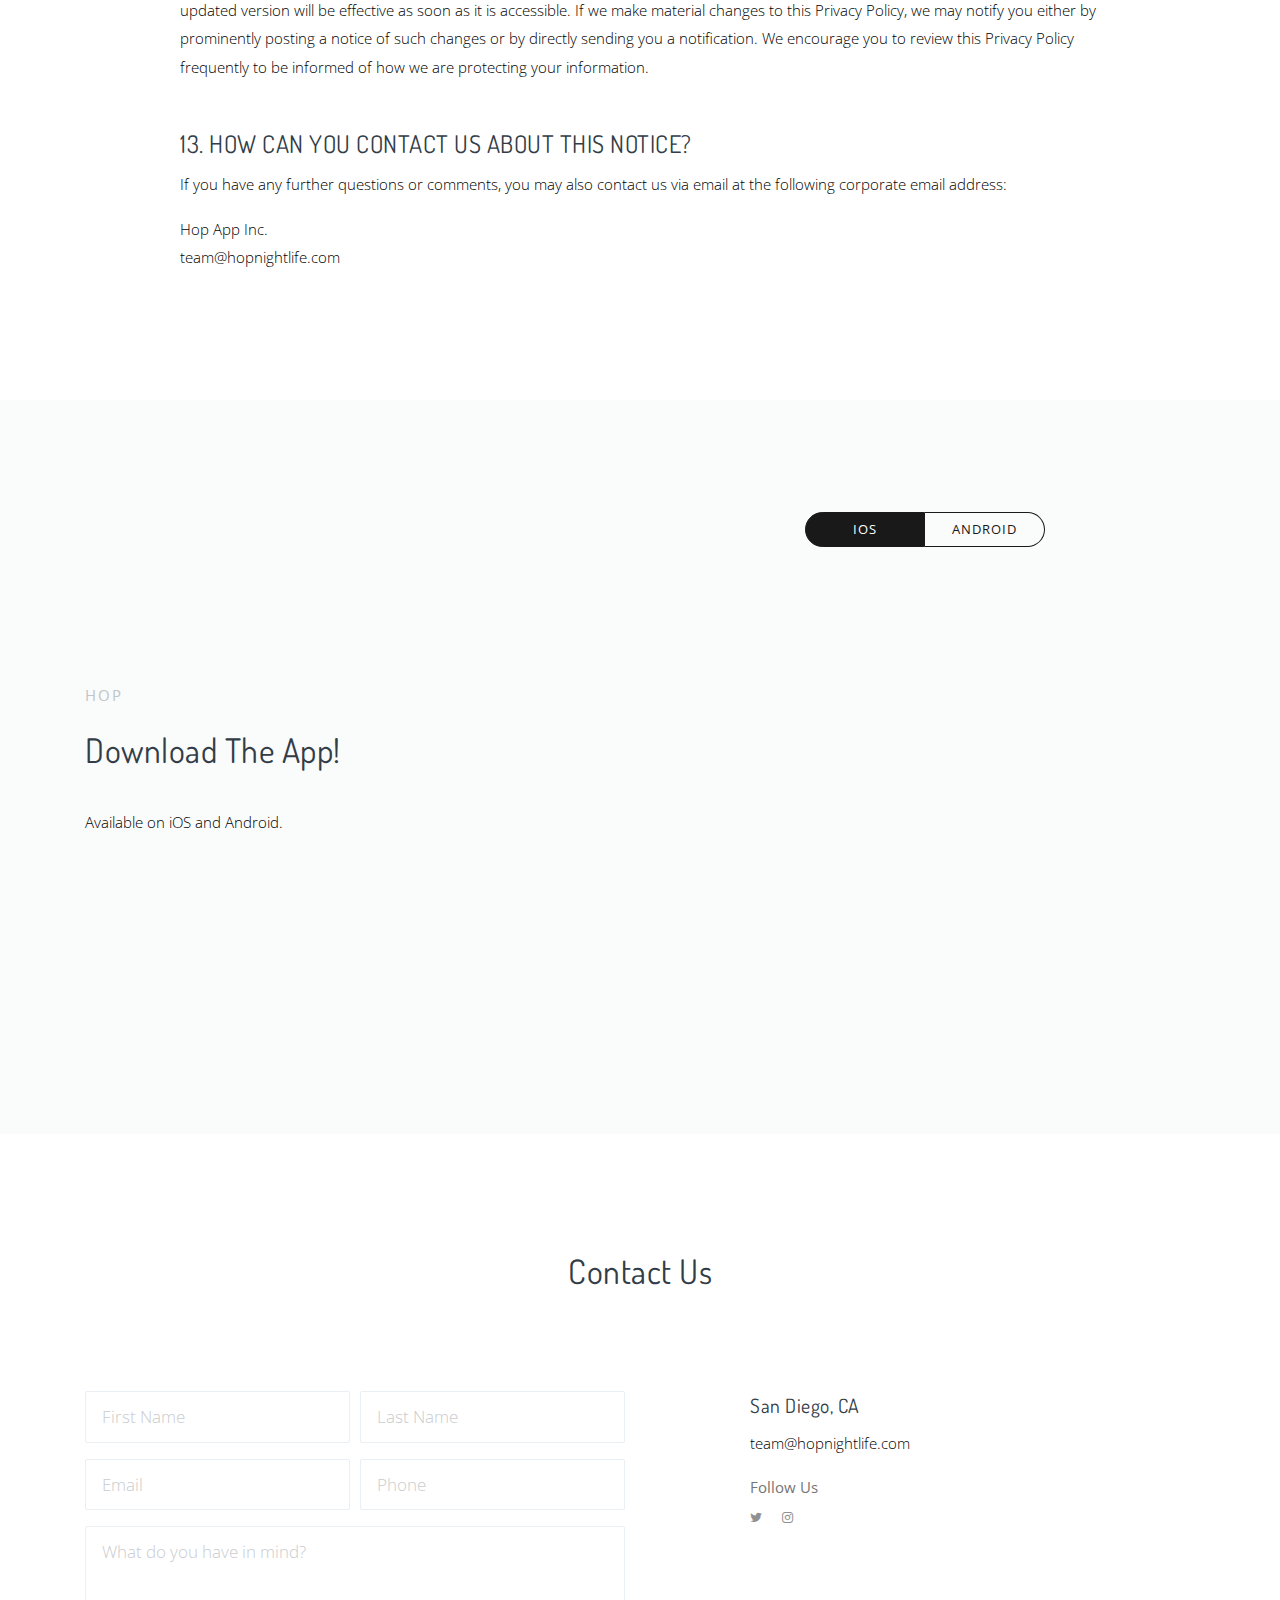
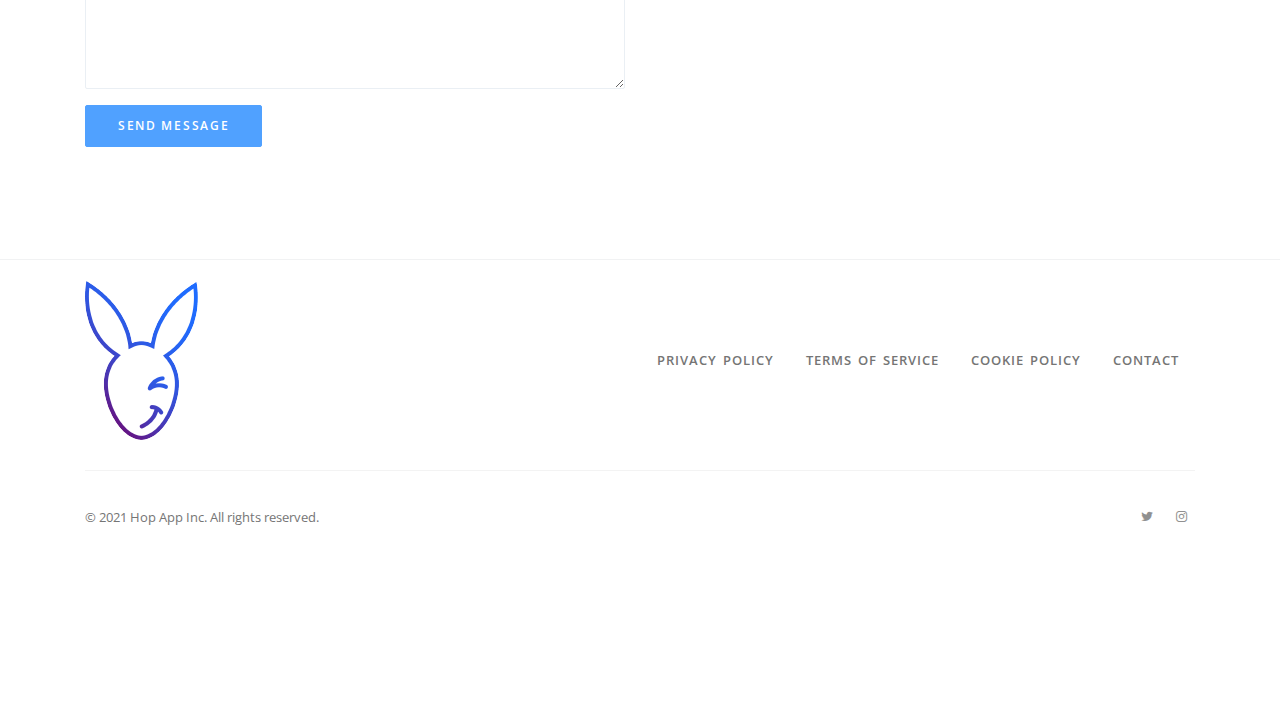
<file: privacy-policy.html>
<!DOCTYPE html>
<html lang="en">

<head>
  <meta charset="utf-8">
  <meta name="viewport" content="width=device-width, initial-scale=1, shrink-to-fit=no">
  <meta name="description" content="">
  <meta name="keywords" content="">

  <title>Hop - Privacy Policy</title>
  <meta name="description" content="#" ;>

  <!-- Styles -->
  <link href="assets/css/page.min.css" rel="stylesheet">
  <link href="assets/css/style.css" rel="stylesheet">

  <!-- Favicons -->
  <link rel="apple-touch-icon" href="assets/img/logo-160px.png">
  <link rel="icon" href="assets/img/logo-160px.png">

  <!--  Open Graph Tags -->
  <meta property="og:title" content="TheSaaS">
  <meta property="og:description"
    content="A responsive, professional, and multipurpose SaaS, Software, Startup and WebApp landing template powered by Bootstrap 4.">
  <meta property="og:image" content="http://thetheme.io/thesaas/assets/img/og-img.jpg">
  <meta property="og:url" content="http://thetheme.io/thesaas/">
  <meta name="twitter:card" content="summary_large_image">
</head>

<body data-aos-easing="ease" data-aos-duration="1500" data-aos-delay="0" cz-shortcut-listen="true" class="">


  <!-- Navbar -->
  <!-- navbar-light means thats the bar at the top before the scroll. After the scroll it goes to navbar-stick-dark. Stick means what bar is present after scrolled -->
  <nav class="navbar navbar-expand-lg navbar-light navbar-stick-dark" data-navbar="sticky">
    <div class="container">

      <div class="navbar-left">
        <button class="navbar-toggler" type="button">&#9776;</button>
        <a class="navbar-brand" href="/">
          <img class="logo-dark" src="assets/img/logo-160px.png" alt="logo">
          <img class="logo-light" src="assets/img/logo-160px.png" alt="logo">
        </a>
      </div>

      <section class="navbar-mobile">
        <span class="navbar-divider d-mobile-none"></span>

        <nav class="nav nav-navbar">
          <li class="nav-item">
            <a class="nav-link" href="#">The App<span class="arrow"></span></a>
            <nav class="nav">
              <a class="nav-link" href="#whats-hop-theapp">What's Hop</a>
              <a class="nav-link" href="#features">Features</a>
            </nav>
          </li>
          <li class="nav-item">
            <a class="nav-link" href="bars-and-clubs.html">Hop Management<span class="arrow"></span></a>
            <nav class="nav">
              <a class="nav-link" href="bars-and-clubs.html#whyhop">Why Hop</a>
              <a class="nav-link" href="bars-and-clubs.html#managementapp">Management App</a>
              <a class="nav-link" href="bars-and-clubs.html#managementsystem">Management System</a>
              <a class="nav-link" href="bars-and-clubs.html#pricing">Pricing (free)</a>
            </nav>
          </li>
          <a class="nav-link" href="#contact">Contact</a>
        </nav>
      </section>

      <div class="navbar-left">
        <div>
          <a class="btn btn-sm btn-round btn-primary ml-lg-4 mr-2 btn-download-noborder" href="#download">Download
            App</a>
          <a class="btn btn-sm btn-round btn-primary ml-lg-4 mr-2 white-signup-btn" href="#">Sign up</a>
          <a class="btn btn-sm btn-round btn-primary ml-lg-4 mr-2 btn-dark" href="#">Login</a>
        </div>
      </div>


    </div>
  </nav>
  <!-- /.navbar -->


    <!-- Header -->
    <header class="header text-white" style="background-color: #1f6cff;">
      <div class="container text-center">

        <div class="row">
          <div class="col-md-8 mx-auto">

            <h1>Privacy Policy</h1>
            <p class="lead-2 opacity-90 mt-6">Last update: July 30, 2021</p>

          </div>
        </div>

      </div>
    </header><!-- /.header -->


    <!-- Main Content -->
    <main class="main-content">

      <section class="section">
        <div class="container">
          <div class="row">
            <div class="col-md-10 mx-auto">

              <p>Thank you for choosing to be part of our community at Hop App Inc. (“Company”, “we”, “us”, or “our”). We are committed to protecting your personal information and your right to privacy. If you have any questions or concerns about this Privacy Policy, or our practices with regards to your personal information, please contact us at team@hopnightlife.com.</p>

              <p>When you visit our website hopnightlife.com (the "Website"), and more generally, use any of our services (the "Services", which include the Website), we appreciate that you are trusting us with your personal information. We take your privacy very seriously. In this Privacy Policy, we seek to explain to you in the clearest way possible what information we collect, how we use it and what rights you have in relation to it. We hope you take some time to read through it carefully, as it is important. If there are any terms in this Privacy Policy that you do not agree with, please discontinue use of our Services immediately.</p>

              <p>This Privacy Policy applies to all information collected through our Services (which, as described above, includes our Website), as well as any related services, sales, marketing or events.</p>

              <p>Please read this Privacy Policy carefully as it will help you understand what we do with the information that we collect.</p>

              <br>
              <h4>Table of Contents</h4>
              <ol type="1">
                <li><a href="#1">WHAT INFORMATION DO WE COLLECT?</a></li>
                <li><a href="#2">HOW DO WE USE YOUR INFORMATION?</a></li>
                <li><a href="#3">WILL YOUR INFORMATION BE SHARED WITH ANYONE?</a></li>
                <li><a href="#4">DO WE USE COOKIES AND OTHER TRACKING TECHNOLOGIES?</a></li>
                <li><a href="#5">IS YOUR INFORMATION TRANSFERRED INTERNATIONALLY?</a></li>
                <li><a href="#6">HOW LONG DO WE KEEP YOUR INFORMATION?</a></li>
                <li><a href="#7">HOW DO WE KEEP YOUR INFORMATION SAFE?</a></li>
                <li><a href="#8">DO WE COLLECT INFORMATION FROM MINORS?</a></li>
                <li><a href="#9">WHAT ARE YOUR PRIVACY RIGHTS?</a></li>
                <li><a href="#10">CONTROLS FOR DO-NOT-TRACK FEATURES</a></li>
                <!-- 10 -->
                <li><a href="#11">DO CALIFORNIA RESIDENTS HAVE SPECIFIC PRIVACY RIGHTS?</a></li>
                <li><a href="#12">DO WE MAKE UPDATES TO THIS NOTICE?</a></li>
                <li><a href="#13">HOW CAN YOU CONTACT US ABOUT THIS NOTICE?</a></li>

              </ol>

              <!-- #1 -->

              <br id="1">
              <h4>1. WHAT INFORMATION DO WE COLLECT?</h4>
              <br>
              <p class="fw-600">Personal information you disclose to us.</p>
              <p>In Short: We collect personal information that you provide to us. </p>
              <p>We collect personal information that you voluntarily provide to us when you register on the Services, express an interest in obtaining information about us or our products and Services, when you participate in activities on the Services or otherwise when you contact us.</p>
              <p>The personal information that we collect depends on the context of your interaction with us and the Services, the choices you make and the products and features you use. The personal information we collect may include the following: </p>
              <ul>
                <li>Personal Information Provided by You. We collect names; phone numbers; email; birthday; credit/debit card numbers; gender; and other similar information.</li>
                <li>Payment Data. We may collect data necessary to process your payment if you make purchases, such as your payment instrument number (such as a credit card number), and the security code associated with your payment instrument. All payment data is stored by Stripe. You may find their privacy notice at: <a href="https://stripe.com/en-mx/privacy" target="_blank">https://stripe.com/en-mx/privacy.</a>
                </li>
              </ul>
              <p>All personal information that you provide to us must be true, complete and accurate, and you must notify us of any changes to such personal information.</p>
              <p class="fw-600">Information automatically collected</p>
              <p>In Short:  Some information — such as your Internet Protocol (IP) address and/or browser and device characteristics — is collected automatically when you visit our Website.</p>
              <p>We automatically collect certain information when you visit, use or navigate the Website. This information does not reveal your specific identity (like your name or contact information) but may include device and usage information, such as your IP address, browser and device characteristics, operating system, language preferences, referring URLs, device name, country, location, information about how and when you use our Services and other technical information. This information is primarily needed to maintain the security and operation of our Website, and for our internal analytics and reporting purposes.</p>
              <p>Like many businesses, we also collect information through cookies and similar technologies.</p>
              <p>The information we collect includes:</p>
              <ul>
                  <li>Log and Usage Data. Log and usage data is service-related, diagnostic usage and performance information our servers automatically collect when you access or use our Website and which we record in log files. Depending on how you interact with us, this log data may include your IP address, device information, browser type and settings and information about your activity in the Website (such as the date/time stamps associated with your usage, pages and files viewed, searches and other actions you take such as which features you use), device event information (such as system activity, error reports (sometimes called 'crash dumps') and hardware settings).</li>
                  <li>Device Data. We collect device data such as information about your computer, phone, tablet or other device you use to access the Website. Depending on the device used, this device data may include information such as your IP address (or proxy server), device application identification numbers, contacts, location, browser type, hardware model Internet service provider and/or mobile carrier, operating system configuration information.</li>
                  <li>Location Data. We collect information data such as information about your device's location, which can be either precise or imprecise. How much information we collect depends on the type of settings of the device you use to access the Website. For example, we may use GPS and other technologies to collect geolocation data that tells us your current location (based on your IP address). You can opt out of allowing us to collect this information either by refusing access to the information or by disabling your Locations settings on your device. Note however, if you choose to opt out, you may not be able to use certain aspects of the Services.</li>
              </ul>
              <p class="fw-600">Information collected though our App</p>
              <p>In Short: We collect information regarding your geo-location, mobile device, push notification, and contacts when you use our App. </p>
              <p>If you use our App, we also collect the following information:</p>
              <ul>
                  <li>Geo-Location Information. We may request access or permission to and track location-based information from your mobile device, either continuously, or while you are using our App, to provide certain location-based services. If you wish to change or access or permissions, you may do so in your device’s settings. </li>
                  <li>Mobile Device Access. We may request access or permission to certain features from your mobile device, including your mobile device’s contacts, and other features. If you wish to change or access or permissions, you may do so in your device’s settings.</li>
                  <li>Mobile Device Data. We automatically collect device information (such as your mobile device ID, model, and manufacturer), operating system, version information and system configuration information, device and application identification numbers, browser type and version, hardware model Internet service provider and/or mobile carrier, and Internet Protocol (IP) address (or proxy server). If you are using our App, we may also collect information about the phone network associated with your mobile device, your mobile device’s unique device ID and information about the features of our App you accessed. </li>
                  <li>Push Notifications. We may request to send you push notifications regarding your account or certain features of the App. If you wish to opt-out from receiving these types of communications, you may turn them off in your device’s settings.</li>
                  <li>Usage. To provide a better service, we track how users interact with the app and our Services. This can include but is not limited to how much time is spent on screens, the flow the user follows, session length, activity frequency, how a user jumps from one part of the Service to another, the time of day in which users carry out certain tasks, and more. We may also track metrics such as how long after app interaction the user went to a venue in order to assess the usefulness of the app and more. </li>
              </ul>
              <p>This information is primarily needed to maintain the security and operation of our App, for troubleshooting and for our internal analytics and reporting purposes. </p>
              <p class="fw-600">Information collected from other sources</p>
              <p>In Short:  We may collect limited data from public databases, marketing partners, and other outside sources.</p>
              <p>In order to enhance our ability to provide relevant marketing, offers and services to you and update our records, we may obtain information about you from other sources, such as public databases, joint marketing partners, affiliate programs, data providers, as well as from other third parties. This information includes mailing addresses, job titles, email addresses, phone numbers, intent data (or user behavior data), Internet Protocol (IP) addresses, social media profiles, social media URLs and custom profiles, for purposes of targeted advertising and event promotion.</p>

              <!-- #2 -->

              <br id="2">
              <h4>2. HOW DO WE USE YOUR INFORMATION?</h4>
              <br>
              <p>In Short:  We process your information for purposes based on legitimate business interests, the fulfillment of our contract with you, compliance with our legal obligations, or your consent.</p>
              <p>We use personal information collected via our Services for a variety of business purposes described below. We process your personal information for these purposes in reliance on our legitimate business interests, in order to enter into or perform a contract with you, with your consent, or for compliance with our legal obligations. We indicate the specific processing grounds we rely on next to each purpose listed below.</p>
              <p>We use the information we collect or receive:</p>
              <ul>
                  <li>To better our service. We may track how the user interacts with the app including how much time they spend on different screens, what use cases they execute most frequently, and more to better improve user experience, optimize the flow of the app, and create as best an experience as possible. </li>
                  <li>To facilitate account creation and logon process. If you choose to link your account with us to a third-party account (such as your Google or Facebook account), we use the information you allowed us to collect from those third parties to facilitate account creation and logon process for the performance of the contract.</li>
                  <li>Request feedback. We may use your information to request feedback and to contact you about your use of our Website.</li>
                  <li>To enable user-to-user communications. We may use your information in order to enable user-to-user communications with each user's consent.</li>
                  <li>To manage user accounts. We may use your information for the purposes of managing our account and keeping it in working order.</li>
                  <li>To send administrative information to you. We may use your personal information to send you product, service and new feature information and/or information about changes to our terms, conditions, and policies.</li>
                  <li>To protect our Services. We may use your information as part of our efforts to keep our Website safe and secure (for example, for fraud monitoring and prevention).</li>
                  <li>To enforce our terms, conditions and policies for business purposes, to comply with legal and regulatory requirements or in connection with our contract.</li>
                  <li>Fulfill and manage your orders. We may use your information to fulfill and manage your orders, payments, returns, and exchanges made through the Website.</li>
                  <li>To deliver and facilitate delivery of services to the user. We may use your information to provide you with the requested service. For example, should you request a table through the app, your name and phone number will be provided to the requested establishment to continue the reservation process.</li>
                  <li>To respond to user inquiries/offer support to users. We may use your information to respond to your inquiries and solve any potential issues you might have with the use of our Services.</li>
                  <li>Deliver targeted advertising to you. We may use your information to develop and display personalized content and advertising (and work with third parties who do so) tailored to your interests and/or location and to measure its effectiveness.</li>
                  <li>Provide data to venues. Venues will receive general data on their venue’s relationship with the app. This data includes but is not limited to characteristics of demographic of bar goers in their venue, revenue, sales, customer interactions. The data provided will not be specific to a single user unless the user specifically requests an action that allows for the venue to get specific data. Requested actions in which a user’s data may be provided to the venue occur when a payment is being facilitated. Requesting tables, purchasing tickets, and purchasing other services or products through the app may result in contact information, personal details such as name and age, to be released to the bar for the sole purpose of providing the service requested by the user. </li>
                  <li>For other business purposes. We may use your information for other business purposes, such as data analysis, identifying usage trends, determining the effectiveness of our promotional campaigns and to evaluate and improve our Website, products, marketing and your experience. We may use and store this information in aggregated and anonymized form so that it is not associated with individual end users and does not include personal information. We will not use identifiable personal information without your consent.</li> 
                </ul>

                <!-- #3 -->
                <br id="3">
                <h4>3. WILL YOUR INFORMATION BE SHARED WITH ANYONE?</h4>
                <p>In Short:  We only share information with your consent, to comply with laws, to provide you with services, to protect your rights, or to fulfill business obligations.</p>
                <p>We may process or share your data that we hold based on the following legal basis:</p>
                <ul>
                    <li>Consent: We may process your data if you have given us specific consent to use your personal information in a specific purpose. For example, should you request a table through the app, your name and phone number will be provided to the requested establishment to continue the reservation process.</li>
                    <li>Legitimate Interests: We may process your data when it is reasonably necessary to achieve our legitimate business interests.</li>
                    <li>Performance of a Contract: Where we have entered into a contract with you, we may process your personal information to fulfill the terms of our contract.</li>
                    <li>Legal Obligations: We may disclose your information where we are legally required to do so in order to comply with applicable law, governmental requests, a judicial proceeding, court order, or legal process, such as in response to a court order or a subpoena (including in response to public authorities to meet national security or law enforcement requirements).</li>
                    <li>Vital Interests: We may disclose your information where we believe it is necessary to investigate, prevent, or take action regarding potential violations of our policies, suspected fraud, situations involving potential threats to the safety of any person and illegal activities, or as evidence in litigation in which we are involved.</li>
                </ul>
                <p>More specifically, we may need to process your data or share your personal information in the following situations:</p>
                <ul>
                    <li>Business Transfers. We may share or transfer your information in connection with, or during negotiations of, any merger, sale of company assets, financing, or acquisition of all or a portion of our business to another company.</li>
                    <li>Affiliates. We may share your information with our affiliates, in which case we will require those affiliates to honor this privacy notice. Affiliates include our parent company and any subsidiaries, joint venture partners, or other companies that we control or that are under common control with us.</li>
                    <li>Data Analytics. Establishments using the Hop Management Platform will gain access the different averages and metrics about their locations, however, they will never receive data on a specific person.</li>
                    <li>Discover. The discover page shows users establishments that are promoting something in their marketing section. We may use the number of clicks or attention these promotions receive in our data analytics reports as well as any business functions we deem necessary to fulfill all contracts with all parties.</li>
                </ul>

                <!-- #4 -->
                <br id="4">
                <h4>4. DO WE USE COOKIES AND OTHER TRACKING TECHNOLOGIES?</h4>
                <p>In Short:  We may use cookies and other tracking technologies to collect and store your information.</p>
                <p>We may use cookies and similar tracking technologies (like web beacons and pixels) to access or store information. Specific information about how we use such technologies and how you can refuse certain cookies is set out in our<a href="cookie-policy.html" target="blank"> Cookie Policy.</a></p>

                <!-- #5 -->

                <br id="5">
                <h4>5. IS YOUR INFORMATION TRANSFERRED INTERNATIONALLY?</h4>
                <p>In Short:  We may transfer, store, and process your information in countries other than your own.</p>
                <p>If you are accessing our Website from outside, please be aware that your information may be transferred to, stored, and processed by us in our facilities and by those third parties with whom we may share your personal information (see "WILL YOUR INFORMATION BE SHARED WITH ANYONE?" above), in and other countries.</p>
                <p>If you are a resident in the European Economic Area, then these countries may not necessarily have data protection laws or other similar laws as comprehensive as those in your country. We will however take all necessary measures to protect your personal information in accordance with this Privacy Policy and applicable law.</p>

                <!-- #6 -->

                <br id="6">
                <h4>6. HOW LONG DO WE KEEP YOUR INFORMATION?</h4>
                <p>In Short:  We keep your information for as long as necessary to fulfill the purposes outlined in this Privacy Policy unless otherwise required by law.</p>
                <p>We will only keep your personal information for as long as it is necessary for the purposes set out in this Privacy Policy, unless a longer retention period is required or permitted by law (such as tax, accounting or other legal requirements). No purpose in this notice will require us keeping your personal information for longer than twelve (12) months past the termination of the user's account.</p>
                <p>When we have no ongoing legitimate business need to process your personal information, we will either delete or anonymize such information, or, if this is not possible (for example, because your personal information has been stored in backup archives), then we will securely store your personal information and isolate it from any further processing until deletion is possible.</p>

                <!-- #7 -->

                <br id="7">
                <h4>7. HOW DO WE KEEP YOUR INFORMATION SAFE?</h4>
                <p>In Short:  We aim to protect your personal information through a system of organizational and technical security measures.</p>
                <p>We have implemented appropriate technical and organizational security measures designed to protect the security of any personal information we process. However, despite our safeguards and efforts to secure your information, no electronic transmission over the Internet or information storage technology can be guaranteed to be 100% secure, so we cannot promise or guarantee that hackers, cybercriminals, or other unauthorized third parties will not be able to defeat our security, and improperly collect, access, steal, or modify your information. Although we will do our best to protect your personal information, transmission of personal information to and from our Website is at your own risk. You should only access the Website within a secure environment.</p>

                <!-- #8 -->

                <br id="8">
                <h4>8. DO WE COLLECT INFORMATION FROM MINORS?</h4>
                <p>In Short:  We do not knowingly collect data from or market to children under 18 years of age.</p>
                <p>We do not knowingly solicit data from or market to children under 18 years of age. By using the Services, you represent that you are at least 18 or that you are the parent or guardian of such a minor and consent to such minor dependent’s use of the Services. If we learn that personal information from users less than 18 years of age has been collected, we will deactivate the account and take reasonable measures to promptly delete such data from our records. If you become aware of any data we may have collected from children under age 18, please contact us at team@hopnightlife.com. The app sign up process requires that each user affirm they are 21, however, it is the responsibility of the venue to ensure that all entrants are of legal age. Whilst we try to ensure that each user is 21, it is not against our policy to have an account as a person of 18 years of age or older. We want to be clear – Hop does not condone underage drinking in any country, however, Hop is not responsible for the age of entrants to a Venue. That responsibility remains with the venue.</p>

                <!-- #9 -->

                <br id="9">
                <h4>9. WHAT ARE YOUR PRIVACY RIGHTS?</h4>
                <p>If you are resident in the European Economic Area and you believe we are unlawfully processing your personal information, you also have the right to complain to your local data protection supervisory authority. You can find their contact details here: <a href="http://ec.europa.eu/justice/data-protection/bodies/authorities/index_en.htm" target="_blank">http://ec.europa.eu/justice/data-protection/bodies/authorities/index_en.htm.</a>
                </p>
                <p>If you are resident in Switzerland, the contact details for the data protection authorities are available here: <a href="https://www.edoeb.admin.ch/edoeb/en/home.html" target="_blank">https://www.edoeb.admin.ch/edoeb/en/home.html.</a></p>
                <p>If you have questions or comments about your privacy rights, you may email us at team@hopnightlife.com.</p>
                <p class="fw-600">Account Information</p>
                <p>If you would at any time like to review or change the information in your account or terminate your account, you can:</p>
                <ul>
                    <li>Open the app &gt; click little blue profile button at top right &gt; click the settings icon &gt; click deactivate account (all the way at the bottom in red) &gt; confirm deactivation</li>
                    <li>Contact us using the contact information provided</li>
                </ul>
                <p>Upon your request to terminate your account, we will deactivate or delete your account and information from our active databases. However, we may retain some information in our files to prevent fraud, troubleshoot problems, assist with any investigations, enforce our Terms of Service and/or comply with applicable legal requirements.</p>
                <p>Cookies and similar technologies: Most Web browsers are set to accept cookies by default. If you prefer, you can usually choose to set your browser to remove cookies and to reject cookies. If you choose to remove cookies or reject cookies, this could affect certain features or services of our Website. To opt-out of interest-based advertising by advertisers on our Website visit <a href="http://www.aboutads.info/choices/" target="_blank">http://www.aboutads.info/choices/.</a></p>
                <p>Opting out of email marketing: You can unsubscribe from our marketing email list at any time by clicking on the unsubscribe link in the emails that we send or by contacting us using the details provided below. You will then be removed from the marketing email list – however, we may still communicate with you, for example to send you service-related emails that are necessary for the administration and use of your account, to respond to service requests, or for other non-marketing purposes. To otherwise opt-out, you may:</p>
                <ul>
                    <li>Contact us using the contact information provided.</li>
                    <li>Access your account settings and update your preferences.</li>
                    <li>Contact us using the contact information provided.</li>
                </ul>

                <!-- #10 -->

                <br id="10">
                <h4>10. CONTROLS FOR DO-NOT-TRACK FEATURES</h4>
                <p>Most web browsers and some mobile operating systems and mobile applications include a Do-Not-Track (“DNT”) feature or setting you can activate to signal your privacy preference not to have data about your online browsing activities monitored and collected. At this stage, no uniform technology standard for recognizing and implementing DNT signals has been finalized. As such, we do not currently respond to DNT browser signals or any other mechanism that automatically communicates your choice not to be tracked online. If a standard for online tracking is adopted that we must follow in the future, we will inform you about that practice in a revised version of this Privacy Policy.</p>

                <!-- #11 -->
                
                <br id="11">
                <h4>11. DO CALIFORNIA RESIDENTS HAVE SPECIFIC PRIVACY RIGHTS?</h4>
                <p>In Short:  Yes, if you are a resident of California, you are granted specific rights regarding access to your personal information.</p>
                <p>California Civil Code Section 1798.83, also known as the “Shine The Light” law, permits our users who are California residents to request and obtain from us, once a year and free of charge, information about categories of personal information (if any) we disclosed to third parties for direct marketing purposes and the names and addresses of all third parties with which we shared personal information in the immediately preceding calendar year. If you are a California resident and would like to make such a request, please submit your request in writing to us using the contact information provided below.</p>
                <p>If you are under 18 years of age, reside in California, and have a registered account with the Website, you have the right to request removal of unwanted data that you publicly post on the Website. To request removal of such data, please contact us using the contact information provided below, and include the email address associated with your account and a statement that you reside in California. We will make sure the data is not publicly displayed on the Website, but please be aware that the data may not be completely or comprehensively removed from all our systems (e.g. backups, etc.). You should then precede to deactivate your account in accordance with our age requirements. You must be 18 years or older to create a Hop Account in the US. </p>
                <p class="fw-600">CCPA Privacy Notice</p>
                <p>The California Code of Regulations defines a “resident” as:</p>
                <ol type="1">
                    <li>Every individual who is in the State of California for other than a temporary or transitory purpose; and</li>
                    <li>Every individual who is domiciled in the State of California who is outside the State of California for a temporary or transitory purpose.</li>
                </ol>
                <p>All other individuals are defined as “non-residents.”</p>
                <p>If this definition of “resident” applies to you, we must adhere to certain rights and obligations regarding your personal information.</p>

                <!-- #12 -->

                <br id="12">
                <h4>12. DO WE MAKE UPDATES TO THIS NOTICE?</h4>
                <p>In Short:  Yes, we will update this notice as necessary to stay compliant with relevant laws.</p>
                <p>We may update this Privacy Policy from time to time. The updated version will be indicated by an updated “Revised” date and the updated version will be effective as soon as it is accessible. If we make material changes to this Privacy Policy, we may notify you either by prominently posting a notice of such changes or by directly sending you a notification. We encourage you to review this Privacy Policy frequently to be informed of how we are protecting your information.</p>

                <!-- #13 -->

                <br id="13">
                <h4>13. HOW CAN YOU CONTACT US ABOUT THIS NOTICE?</h4>
                <p>If you have any further questions or comments, you may also contact us via email at the following corporate email address:</p>
                <p>Hop App Inc.<br>team@hopnightlife.com</p>

            </div>
          </div>
        </div>
      </section>

    </main>
    <!-- /.main-content -->


    <!-- Download  -->

    <!-- <section class="section py-10" style="background-image: url(assets/img/download.jpg)" data-overlay="6"
      id="download">
      <div class="container">
        <div class="row">
          <div class="col-md-8 col-xl-6 mx-auto">

            <div class="section-dialog bg-dark text-white text-center aos-init aos-animate" data-aos="fade-in"
              data-aos-duration="700">
              <p><img src="assets/img/logo-160px.png " alt="logo"></p>
              <br>
              <h2 class="mb-5">Download now</h2>
              <p>Hop - Nightlife available for iOS and Android</p>

              <hr class="w-10">

              <div class="rating">
                        <label class="fa fa-star active"></label>
                        <label class="fa fa-star active"></label>
                        <label class="fa fa-star active"></label>
                        <label class="fa fa-star active"></label>
                        <label class="fa fa-star active"></label>
                      </div>


              <div class="text-center gap-xy-2 mt-6">
                <a href="#"><img class="img-fadein" src="assets/img/download-app-store.png"
                    alt="download on app store"></a>
                <a href="#"><img class="img-fadein" src="assets/img/download-google-play.png"
                    alt="download on google play"></a>
              </div>

            </div>

          </div>
        </div>
      </div>
    </section> -->

    <!-- old Download -->


    <!-- Download -->
    <section class="section bg-gray" id="download">
        <div class="container">
          <div class="row align-items-center" >
  
            <div class="col-md-6 bg-img">
              <p class="text-uppercase text-lighter fw-400 ls-2">Hop</p>
              <h2 class="fw-400 mb-6">Download The App!</h2>
              <p>Available on iOS and Android.</p>
            </div>
  
  
            <div class="col-md-4 mx-auto mt-7 mt-md-0">
              <ul class="nav nav-tabs-outline ">
                <li class="nav-item">
                  <a class="nav-link active" data-toggle="tab" href="#iOS">iOS</a>
                </li>
                <li class="nav-item">
                  <a class="nav-link" data-toggle="tab" href="#android">Android</a>
                </li>
              </ul>
      
      
              <br><br>
      
      
              <div class="tab-content text-center aos-init aos-animate" data-aos="fade-in">
                <div class="tab-pane fade show active" id="iOS">
                  <img class="shadow-3" src="assets/img/QR-SS-Fake-img.jpg" alt="...">
                  <br>
                  <br>
                  <a href="#"><img class="img-fadein" src="assets/img/download-app-store.png"
                    alt="download on app store"></a>
                </div>
                <div class="tab-pane fade" id="android">
                  <img class="shadow-3" src="assets/img/QR-SS-Fake-img.jpg" alt="...">
                  <br><br>
                  <a href="#"><img class="img-fadein" src="assets/img/download-google-play.png"
                    alt="download on google play"></a>
                </div>
                </div>
            
            </div>
  
          </div>
        </div>
      </section>
    <!-- download -->



    <!-- Contact -->
    <section class="section" id="contact">
      <div class="container">

        <h2 class="text-center">Contact Us</h2>

        <div class="row gap-y mt-8">
          <form class="col-lg-6" action="../assets/php/sendmail.php" method="POST" data-form="mailer">

            <div class="alert alert-success d-on-success">We received your message and will contact you back soon.</div>

            <div class="form-row">
              <div class="form-group col-md-6">
                <input class="form-control form-control-lg" type="text" name="firstname" placeholder="First Name">
              </div>

              <div class="form-group col-md-6">
                <input class="form-control form-control-lg" type="text" name="lastname" placeholder="Last Name">
              </div>

              <div class="form-group col-md-6">
                <input class="form-control form-control-lg" type="email" name="email" placeholder="Email">
              </div>

              <div class="form-group col-md-6">
                <input class="form-control form-control-lg" type="text" name="phone" placeholder="Phone">
              </div>
            </div>

            <div class="form-group">
              <textarea class="form-control form-control-lg" rows="4" placeholder="What do you have in mind?"
                name="message"></textarea>
            </div>

            <button class="btn btn-lg btn-primary" type="submit">Send message</button>

          </form>


          <div class="col-lg-5 ml-auto text-center text-lg-left">
            <hr class="d-lg-none">
            <h5>San Diego, CA</h5>
            <!-- <p>2651 Main Street, Suit 124<br>Seattle, WA, 98101</p>
                    <p>+1 (321) 654 9870<br>+1 (987) 123 6548</p> -->
            <p>team@hopnightlife.com</p>
            <div class="fw-400">Follow Us</div>
            <div class="social social-sm social-inline">
              <a class="social-twitter" href="https://twitter.com/hop_nightlife" target="_blank"><i class="fa fa-twitter"></i></a>
              <!-- <a class="social-facebook" href="#"><i class="fa fa-facebook"></i></a> -->
              <a class="social-instagram" href="https://www.instagram.com/hop_nightlife/" target="_blank"><i class="fa fa-instagram"></i></a>
              <!-- <a class="social-dribbble" href="#"><i class="fa fa-dribbble"></i></a> -->
            </div>
          </div>
        </div>

      </div>

    </section>

    <!-- Contact -->



  <!-- Footer -->

  <footer class="footer">
    <div class="container">
      <div class="row gap-y align-items-center">

        <div class="col-md-3 text-center text-md-left">
          <a href="#"><img src="assets/img/logo-160px.png" alt="logo"></a>
        </div>

        <div class="col-md-9">
          <div class="nav nav-bold nav-uppercase justify-content-center justify-content-md-end">
            <a class="nav-link" href="privacy-policy.html" target="_blank">Privacy Policy</a>
            <a class="nav-link" href="terms-of-service.html" target="_blank">Terms of Service</a>
            <a class="nav-link" href="cookie-policy.html" target="_blank">Cookie Policy</a>
            <a class="nav-link" href="#contact">Contact</a>
          </div>
        </div>

        <div class="col-12">
          <hr class="my-0">
        </div>

        <div class="col-md-3 text-center text-md-left">
          <small>© 2021 Hop App Inc. All rights reserved.</small>
        </div>

        <div class="col-md-9 text-center text-md-right">
          <div class="social social-sm social-hover-bg-brand">
            <!-- <a class="social-facebook" href="#"><i class="fa fa-facebook"></i></a> -->
            <a class="social-twitter" href="https://twitter.com/hop_nightlife" target="_blank"><i class="fa fa-twitter"></i></a>
            <a class="social-instagram" href="https://www.instagram.com/hop_nightlife/" target="_blank"><i class="fa fa-instagram"></i></a>
          </div>
        </div>

      </div>
    </div>
  </footer>

  <!-- Footer -->


    <!-- Scripts -->
    <script type="text/javascript" async="" src="https://www.googleadservices.com/pagead/conversion_async.js"></script><script async="" src="https://www.google-analytics.com/analytics.js"></script><script src="../assets/js/page.min.js"></script><div class="pswp" tabindex="-1" role="dialog" aria-hidden="true"><div class="pswp__bg"></div><div class="pswp__scroll-wrap"><div class="pswp__container"><div class="pswp__item"></div><div class="pswp__item"></div><div class="pswp__item"></div></div><div class="pswp__ui pswp__ui--hidden"><div class="pswp__top-bar"><div class="pswp__counter"></div><button class="pswp__button pswp__button--close" title="Close (Esc)"></button> <button class="pswp__button pswp__button--share" title="Share"></button> <button class="pswp__button pswp__button--fs" title="Toggle fullscreen"></button> <button class="pswp__button pswp__button--zoom" title="Zoom in/out"></button><div class="pswp__preloader"><div class="pswp__preloader__icn"><div class="pswp__preloader__cut"><div class="pswp__preloader__donut"></div></div></div></div></div><div class="pswp__share-modal pswp__share-modal--hidden pswp__single-tap"><div class="pswp__share-tooltip"></div></div><button class="pswp__button pswp__button--arrow--left" title="Previous (arrow left)"></button> <button class="pswp__button pswp__button--arrow--right" title="Next (arrow right)"></button><div class="pswp__caption"><div class="pswp__caption__center"></div></div></div></div></div>
    <script src="../assets/js/script.js"></script><div data-formito-id="91GdcdyvBtL5uwZS1yCR" data-trigger="fab" class="formito-app formito-trigger-fab">
<div class="formito-modal">
  <iframe src="about:blank" frameborder="0" height="100%" width="100%"></iframe>
</div>

</div><script async="" src="https://s.formito.com/ft.js"></script>

  

<script src="https://googleads.g.doubleclick.net/pagead/viewthroughconversion/864788073/?random=1627442915851&amp;cv=9&amp;fst=1627442915851&amp;num=1&amp;bg=ffffff&amp;guid=ON&amp;resp=GooglemKTybQhCsO&amp;u_h=900&amp;u_w=1440&amp;u_ah=821&amp;u_aw=1440&amp;u_cd=30&amp;u_his=7&amp;u_tz=-420&amp;u_java=false&amp;u_nplug=3&amp;u_nmime=4&amp;gtm=2oa7q0&amp;sendb=1&amp;ig=1&amp;data=event%3Dgtag.config&amp;frm=0&amp;url=http%3A%2F%2Fthetheme.io%2Fthesaas%2Fpage%2Fterms.html&amp;ref=http%3A%2F%2Fthetheme.io%2Fthesaas%2Fpage%2Fterms.html&amp;tiba=TheSaaS%20%E2%80%94%20Terms%20of%20use&amp;hn=www.googleadservices.com&amp;async=1&amp;rfmt=3&amp;fmt=4"></script>
<script src="assets/js/page.min.js"></script>
  <script src="assets/js/script.js"></script>


</body>

</html>
</file>
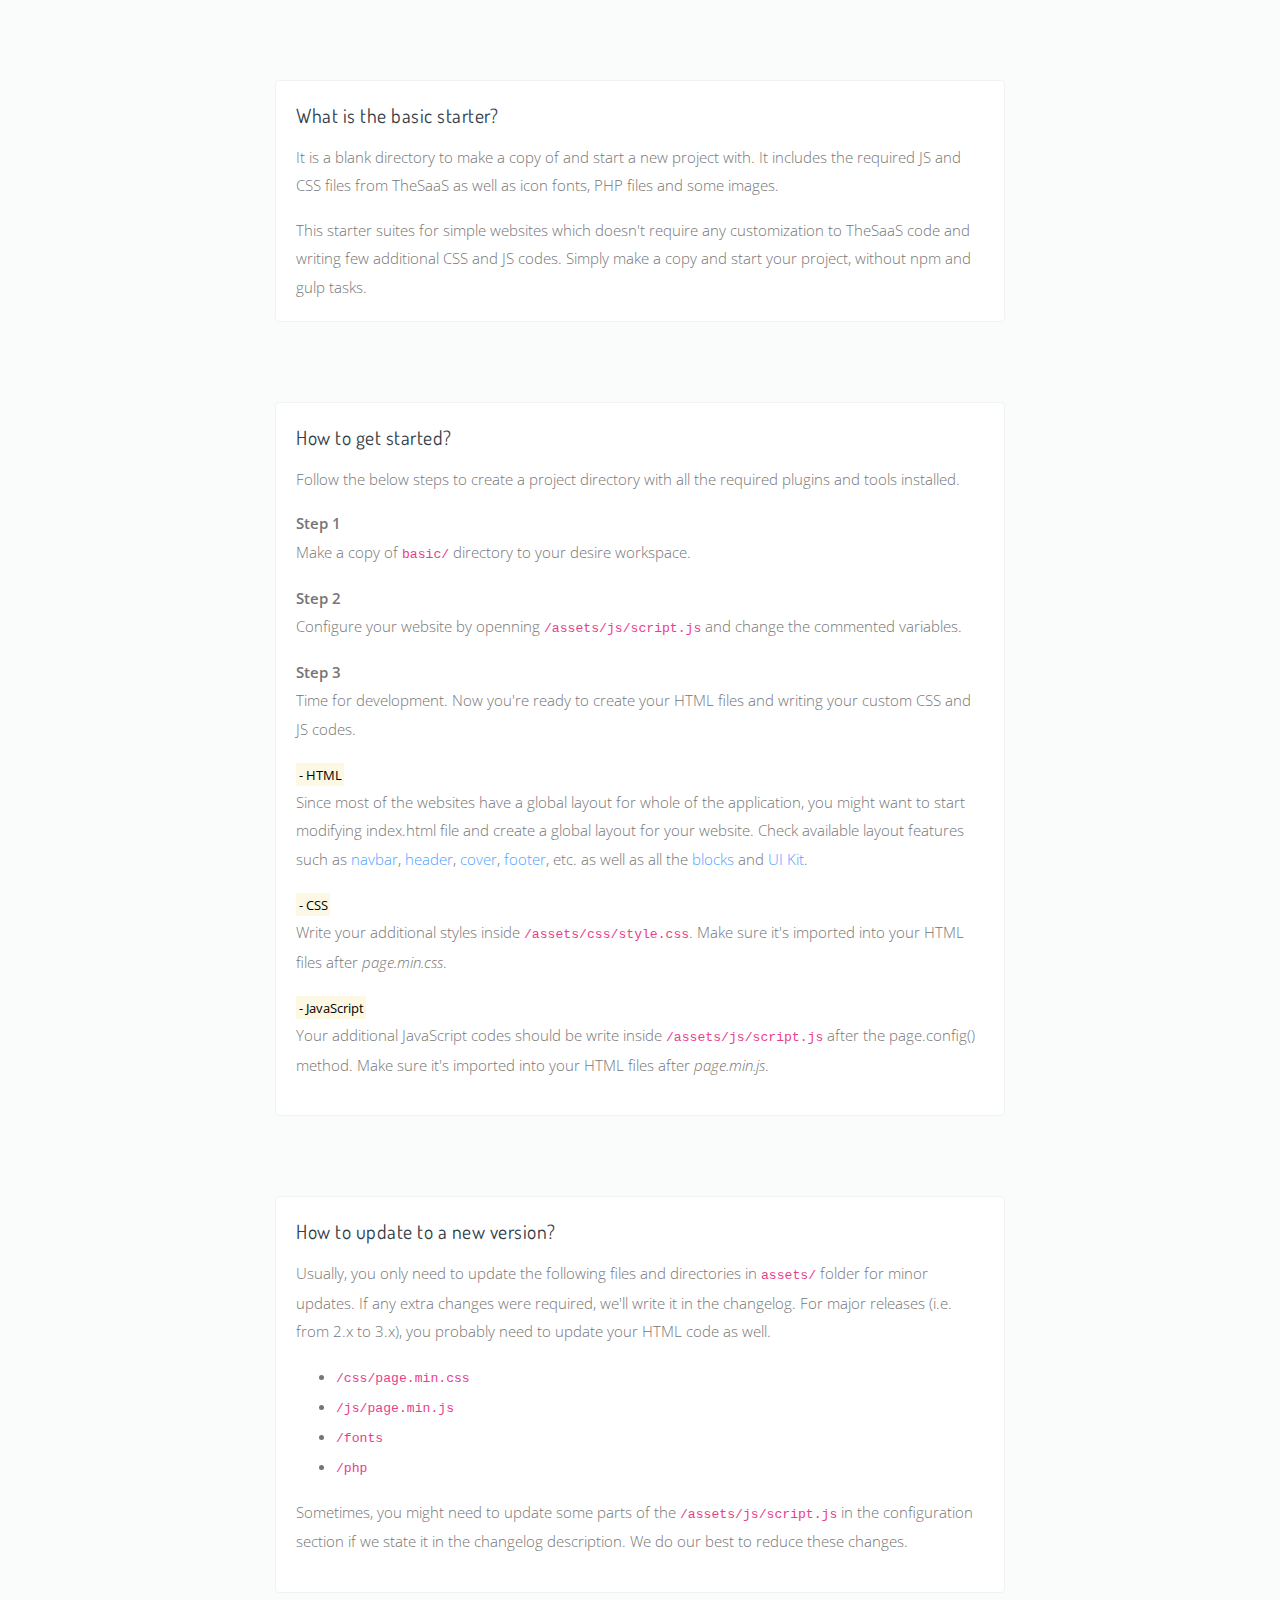
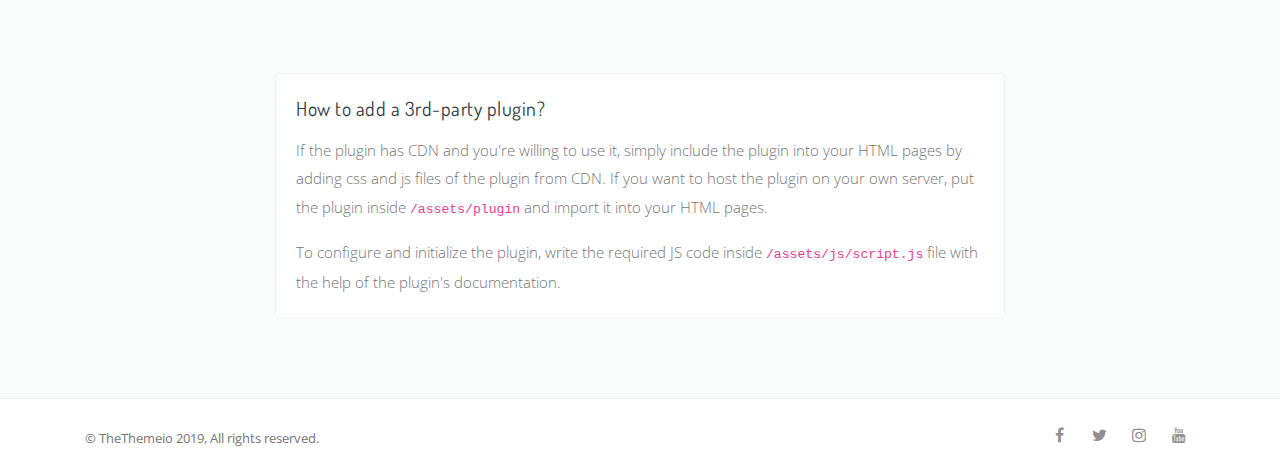
<file: readme.html>
<!DOCTYPE html>
<html lang="en">
  <head>
    <meta charset="utf-8">
    <meta name="viewport" content="width=device-width, initial-scale=1, shrink-to-fit=no">
    <meta name="description" content="">
    <meta name="keywords" content="">

    <title>Readme — TheSaaS Basic Starter</title>

    <!-- Styles -->
    <link href="assets/css/page.min.css" rel="stylesheet">

    <!-- Favicons -->
    <link rel="apple-touch-icon" href="assets/img/apple-touch-icon.png">
    <link rel="icon" href="assets/img/favicon.png">
  </head>

  <body class="bg-gray">

    <!-- Main Content -->
    <main class="main-content pt-8">
      <div class="container">
        <div class="row">
          <div class="col-lg-8 mx-auto">


            <div class="card card-body border hover-shadow-7 mb-8">
              <h5 id="what-is" class="card-title">
                <a href="#what-is">What is the basic starter?</a>
              </h5>

              <p>It is a blank directory to make a copy of and start a new project with. It includes the required JS and CSS files from TheSaaS as well as icon fonts, PHP files and some images.</p>
              <p class="mb-0">This starter suites for simple websites which doesn't require any customization to TheSaaS code and writing few additional CSS and JS codes. Simply make a copy and start your project, without npm and gulp tasks.</p>
            </div>



            <div class="card card-body border hover-shadow-7 mb-8">
              <h5 id="get-started" class="card-title">
                <a href="#get-started">How to get started?</a>
              </h5>

              <p>Follow the below steps to create a project directory with all the required plugins and tools installed.</p>

              <p><strong>Step 1</strong><br>Make a copy of <code>basic/</code> directory to your desire workspace.</p>


              <p><strong>Step 2</strong><br>Configure your website by openning <code>/assets/js/script.js</code> and change the commented variables.</p>


              <p><strong>Step 3</strong><br>Time for development. Now you're ready to create your HTML files and writing your custom CSS and JS codes.</p>
              <p><mark class="small">- HTML</mark><br>Since most of the websites have a global layout for whole of the application, you might want to start modifying index.html file and create a global layout for your website. Check available layout features such as <a href="http://thetheme.io/thesaas/uikit/navbar.html">navbar</a>, <a href="http://thetheme.io/thesaas/block/header.html">header</a>, <a href="http://thetheme.io/thesaas/block/cover.html">cover</a>, <a href="http://thetheme.io/thesaas/block/footer.html">footer</a>, etc. as well as all the <a href="http://thetheme.io/thesaas/block/">blocks</a> and <a href="http://thetheme.io/thesaas/uikit/">UI Kit</a>.</p>

              <p><mark class="small">- CSS</mark><br>Write your additional styles inside <code>/assets/css/style.css</code>. Make sure it's imported into your HTML files after <em>page.min.css</em>.</p>
              <p><mark class="small">- JavaScript</mark><br>Your additional JavaScript codes should be write inside <code>/assets/js/script.js</code> after the page.config() method. Make sure it's imported into your HTML files after <em>page.min.js</em>.</p>

            </div>



            <div class="card card-body border hover-shadow-7 mb-8">
              <h5 id="update" class="card-title">
                <a href="#update">How to update to a new version?</a>
              </h5>

              <p>Usually, you only need to update the following files and directories in <code>assets/</code> folder for minor updates. If any extra changes were required, we'll write it in the changelog. For major releases (i.e. from 2.x to 3.x), you probably need to update your HTML code as well.</p>
              <ul>
                <li><code>/css/page.min.css</code></li>
                <li><code>/js/page.min.js</code></li>
                <li><code>/fonts</code></li>
                <li><code>/php</code></li>
              </ul>
              <p>Sometimes, you might need to update some parts of the <code>/assets/js/script.js</code> in the configuration section if we state it in the changelog description. We do our best to reduce these changes.</p>
            </div>




            <div class="card card-body border hover-shadow-7 mb-8">
              <h5 id="add-plugin" class="card-title">
                <a href="#add-plugin">How to add a 3rd-party plugin?</a>
              </h5>

              <p>If the plugin has CDN and you're willing to use it, simply include the plugin into your HTML pages by adding css and js files of the plugin from CDN. If you want to host the plugin on your own server, put the plugin inside <code>/assets/plugin</code> and import it into your HTML pages.</p>
              <p class="mb-0">To configure and initialize the plugin, write the required JS code inside <code>/assets/js/script.js</code> file with the help of the plugin's documentation.</p>
            </div>


          </div>
        </div>
      </div>
    </main>


    <!-- Footer -->
    <footer class="footer">
      <div class="container">
        <div class="row gap-y align-items-center">

          <div class="col-md-6 text-center text-md-left">
            <small>© TheThemeio 2019, All rights reserved.</small>
          </div>

          <div class="col-md-6 text-center text-md-right">
            <div class="social">
              <a class="social-facebook" href="https://www.facebook.com/thethemeio"><i class="fa fa-facebook"></i></a>
              <a class="social-twitter" href="https://twitter.com/thethemeio"><i class="fa fa-twitter"></i></a>
              <a class="social-instagram" href="https://www.instagram.com/thethemeio/"><i class="fa fa-instagram"></i></a>
              <a class="social-youtube" href="https://dribbble.com/thethemeio"><i class="fa fa-youtube"></i></a>
            </div>
          </div>

        </div>
      </div>
    </footer><!-- /.footer -->


    <!-- Scripts -->
    <script src="assets/js/page.min.js"></script>

  </body>
</html>
</file>
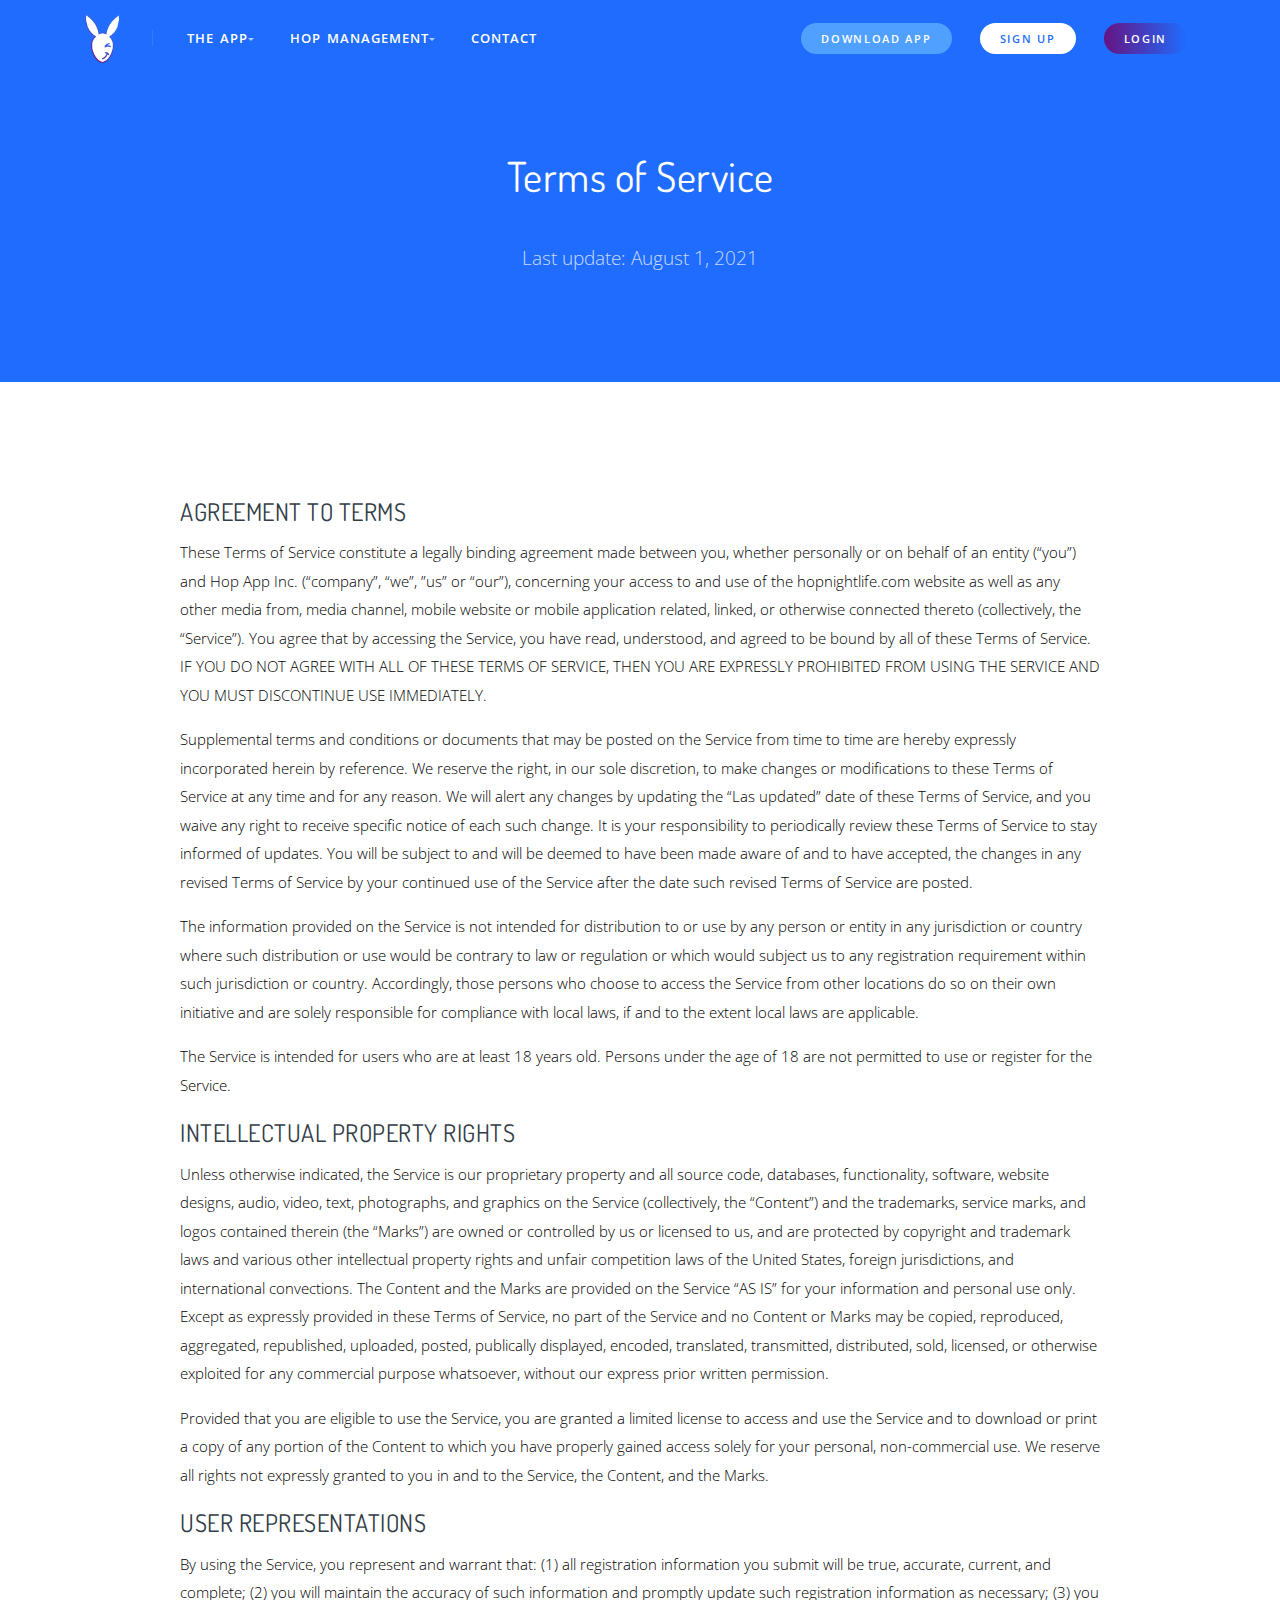
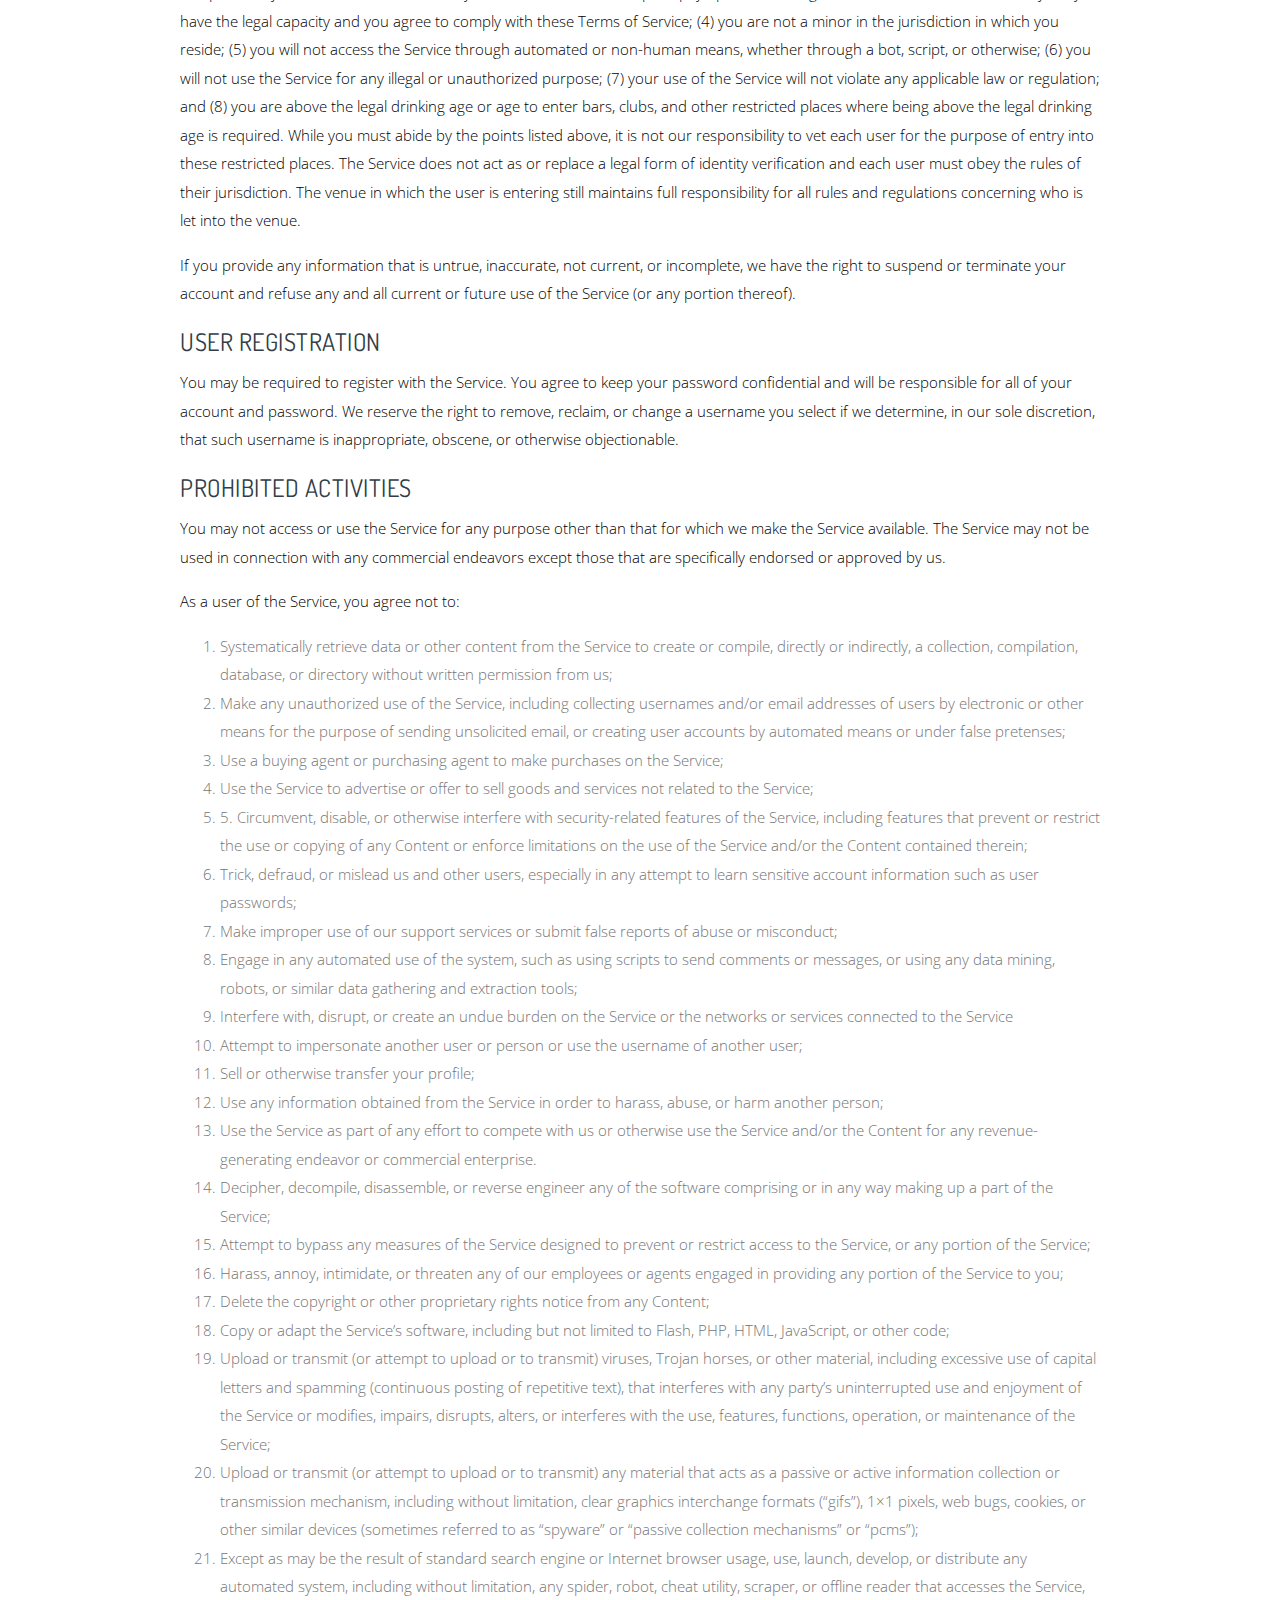
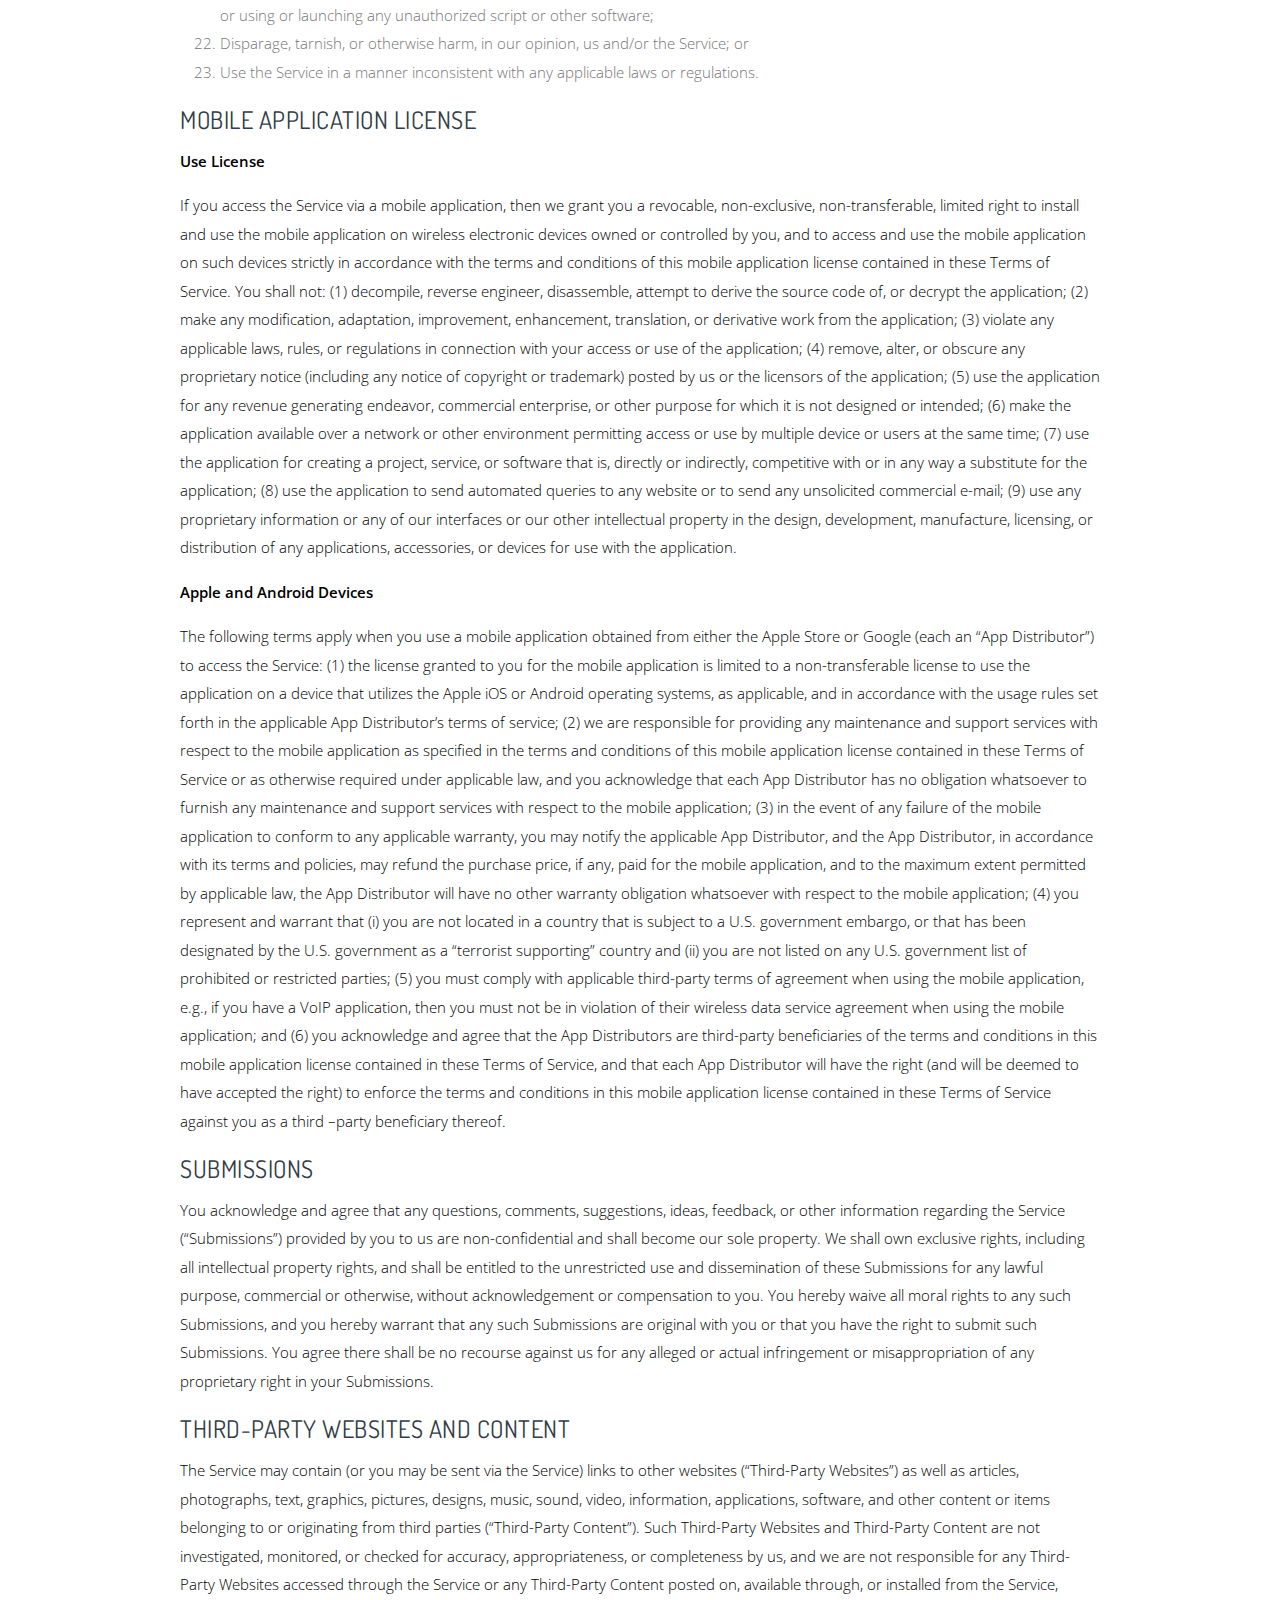
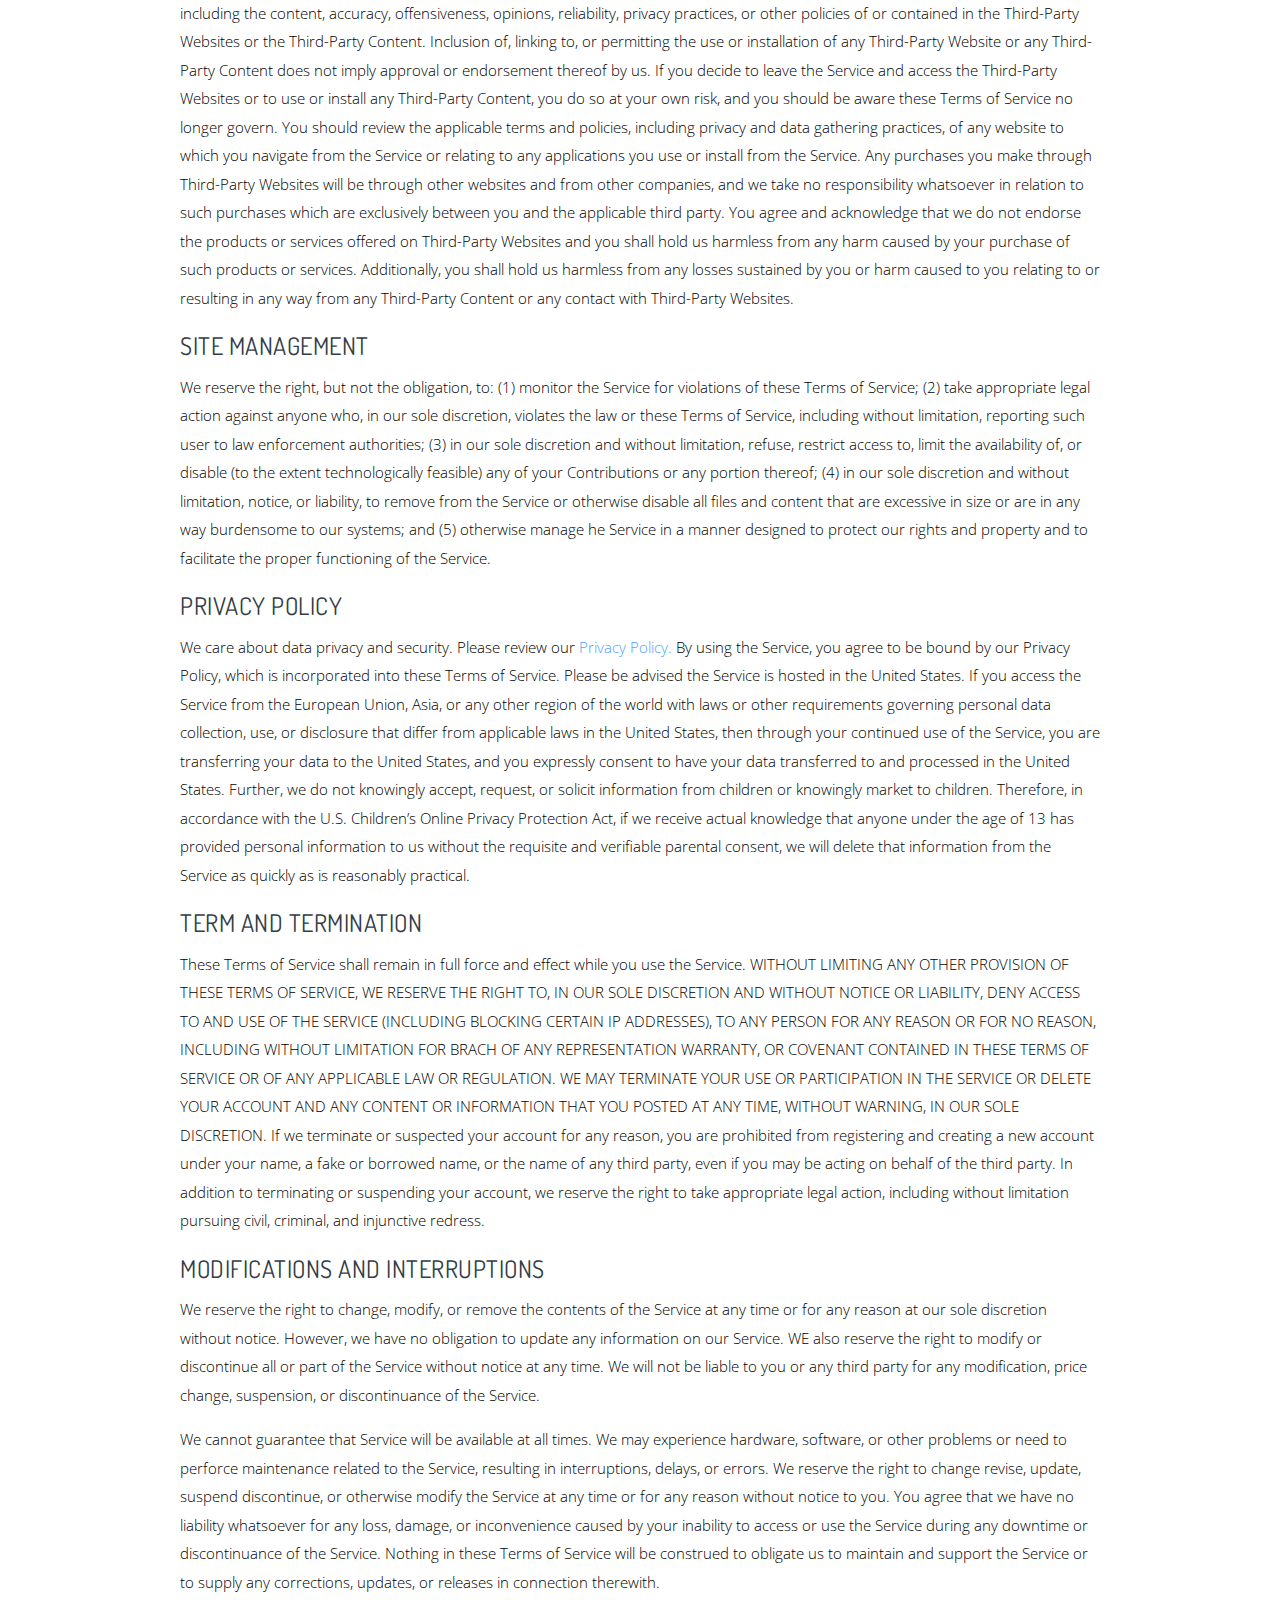
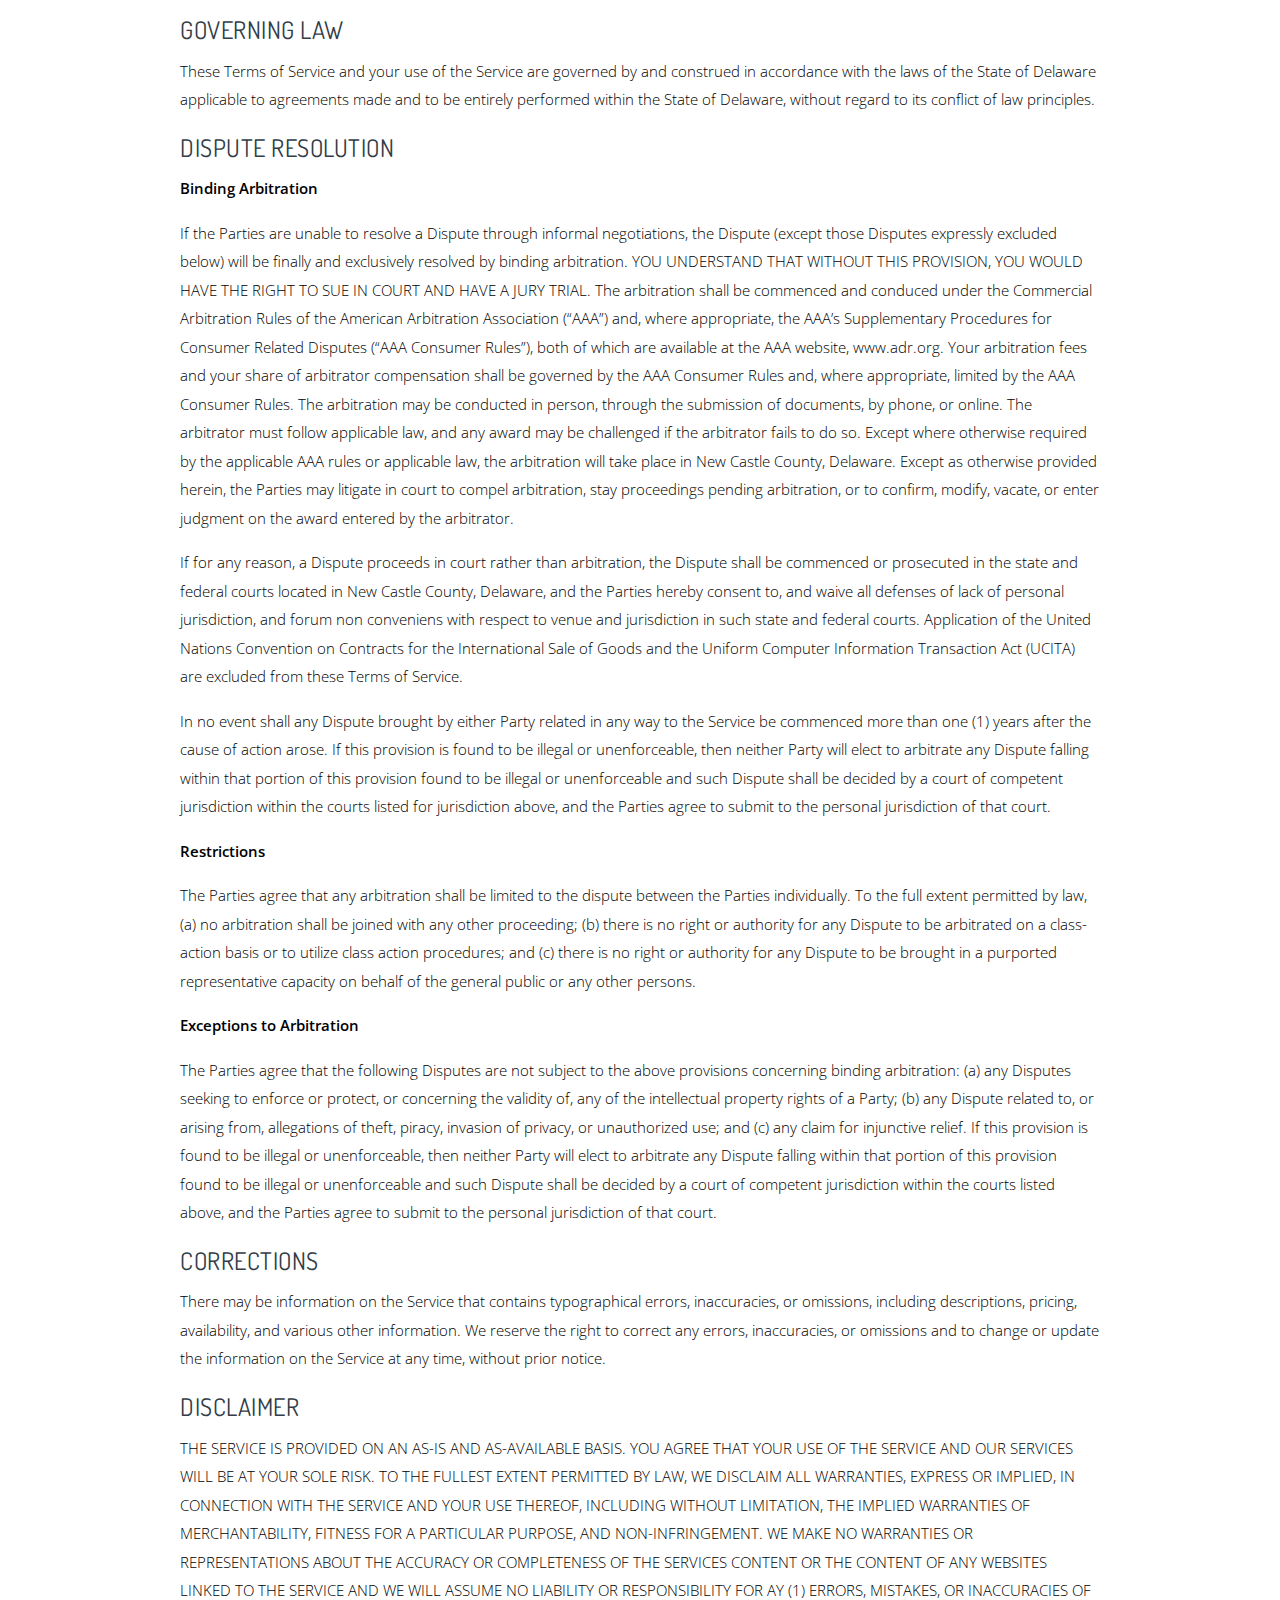
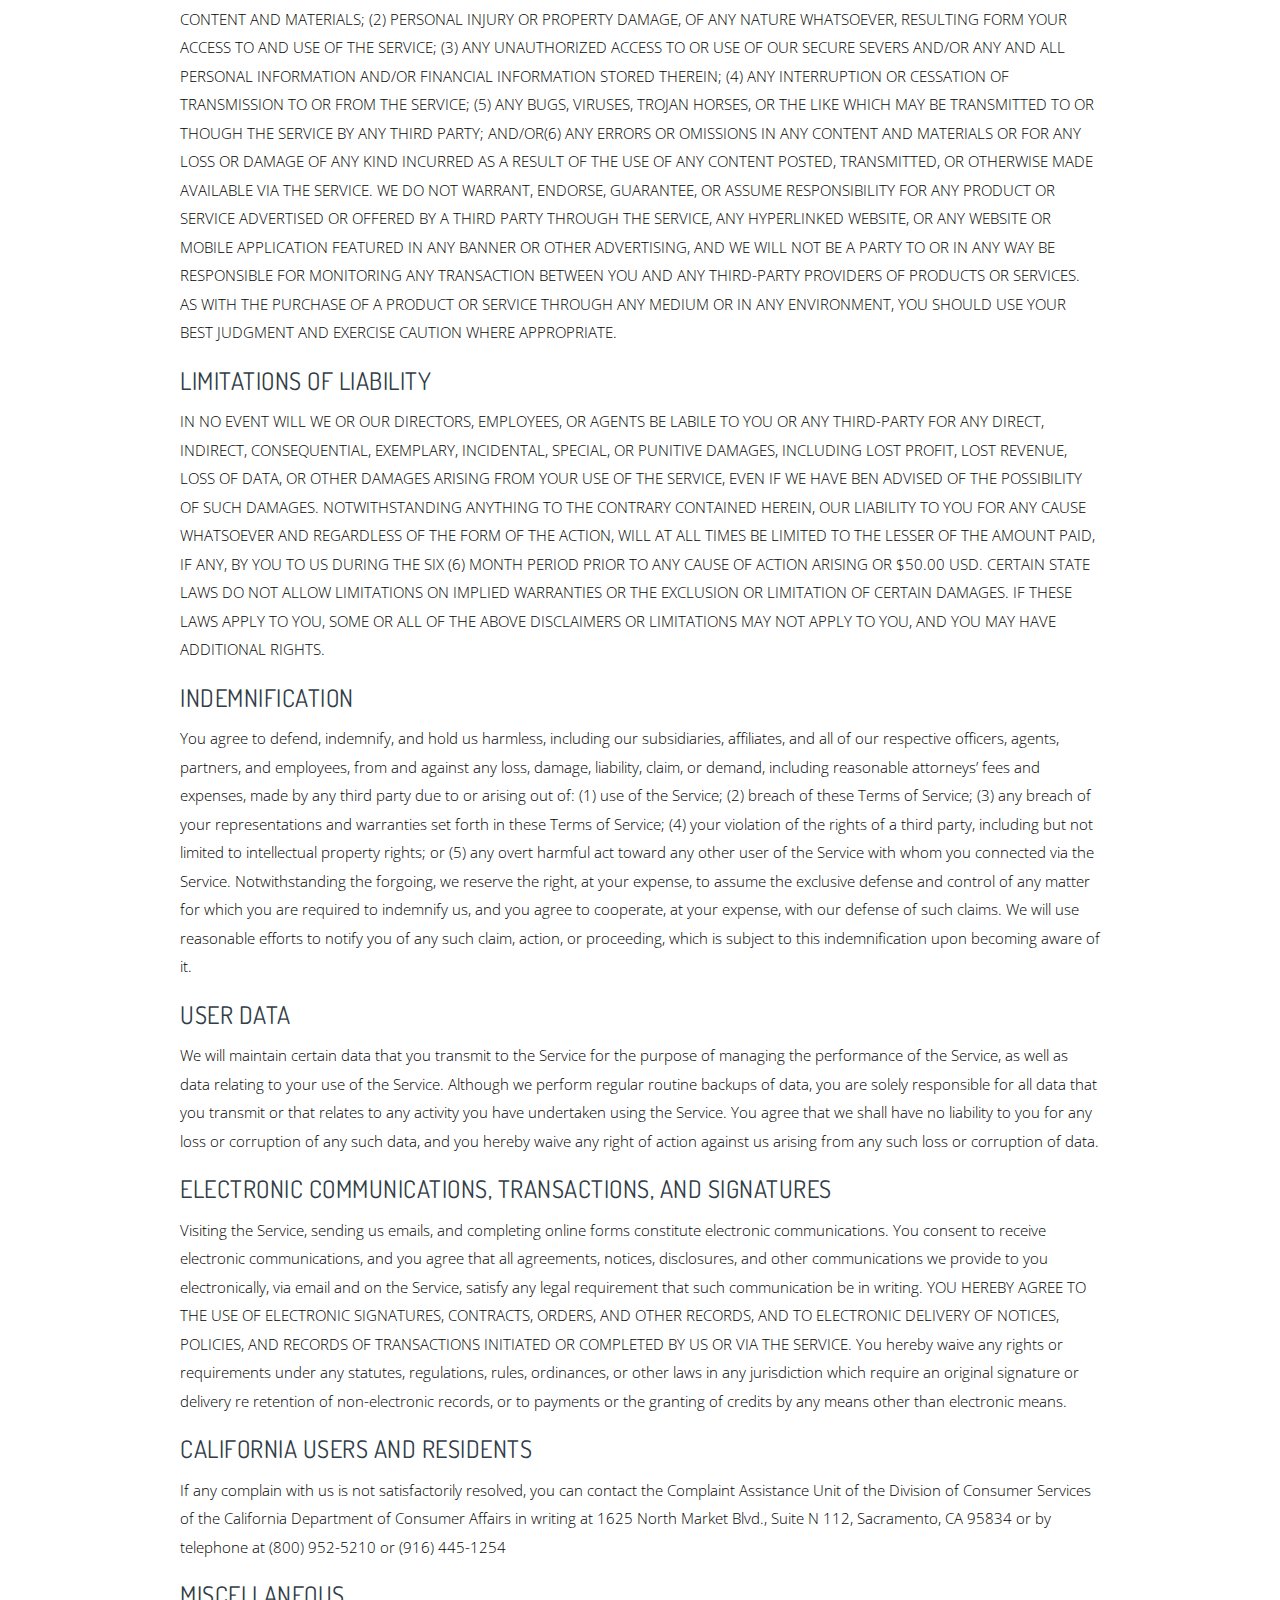
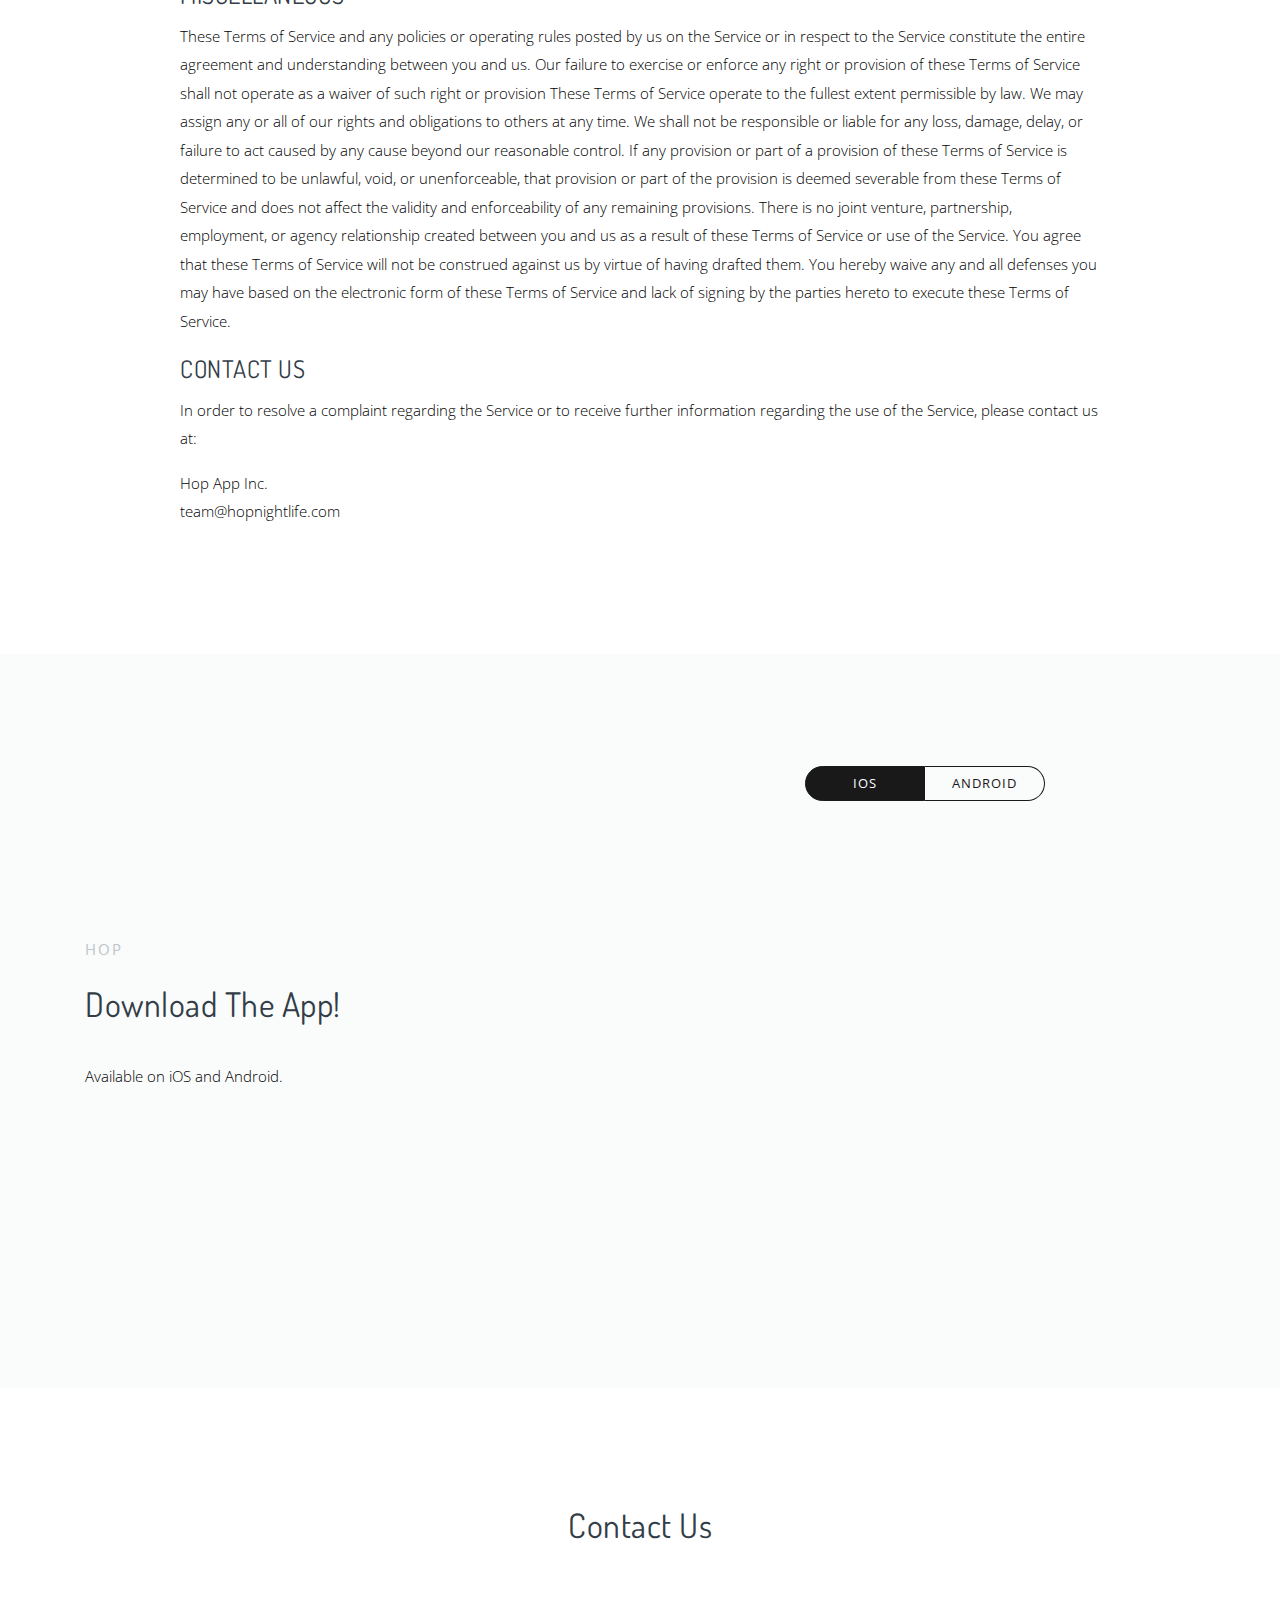
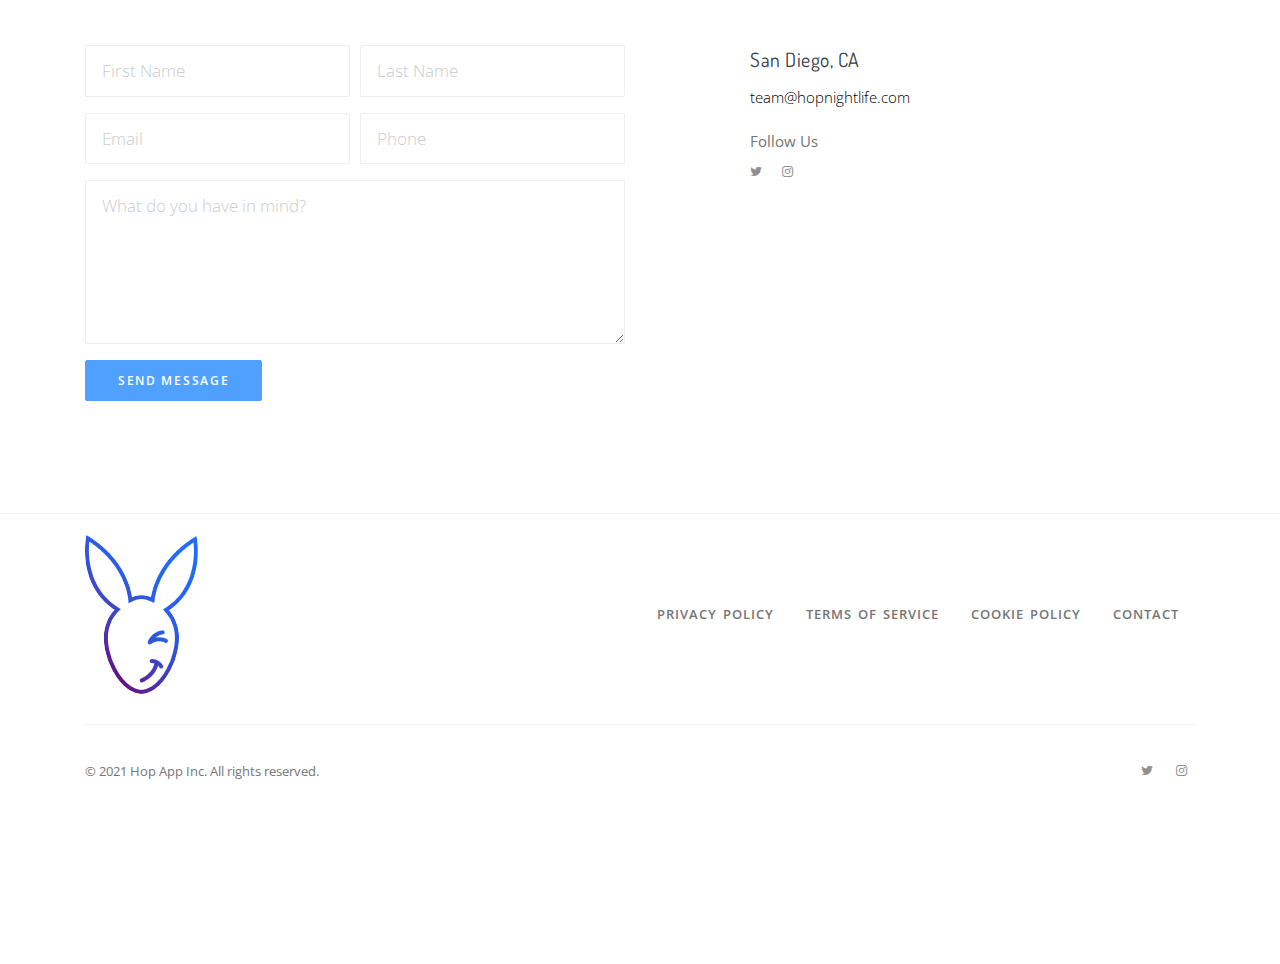
<file: terms-of-service.html>
<!DOCTYPE html>
<html lang="en">

<head>
  <meta charset="utf-8">
  <meta name="viewport" content="width=device-width, initial-scale=1, shrink-to-fit=no">
  <meta name="description" content="">
  <meta name="keywords" content="">

  <title>Hop - Terms of Service</title>
  <meta name="description" content="#" ;>

  <!-- Styles -->
  <link href="assets/css/page.min.css" rel="stylesheet">
  <link href="assets/css/style.css" rel="stylesheet">

  <!-- Favicons -->
  <link rel="apple-touch-icon" href="assets/img/logo-160px.png">
  <link rel="icon" href="assets/img/logo-160px.png">

  <!--  Open Graph Tags -->
  <meta property="og:title" content="TheSaaS">
  <meta property="og:description"
    content="A responsive, professional, and multipurpose SaaS, Software, Startup and WebApp landing template powered by Bootstrap 4.">
  <meta property="og:image" content="http://thetheme.io/thesaas/assets/img/og-img.jpg">
  <meta property="og:url" content="http://thetheme.io/thesaas/">
  <meta name="twitter:card" content="summary_large_image">
</head>

<body data-aos-easing="ease" data-aos-duration="1500" data-aos-delay="0" cz-shortcut-listen="true" class="">


  <!-- Navbar -->
  <!-- navbar-light means thats the bar at the top before the scroll. After the scroll it goes to navbar-stick-dark. Stick means what bar is present after scrolled -->
  <nav class="navbar navbar-expand-lg navbar-light navbar-stick-dark" data-navbar="sticky">
    <div class="container">

      <div class="navbar-left">
        <button class="navbar-toggler" type="button">&#9776;</button>
        <a class="navbar-brand" href="/">
          <img class="logo-dark" src="assets/img/logo-160px.png" alt="logo">
          <img class="logo-light" src="assets/img/logo-160px.png" alt="logo">
        </a>
      </div>

      <section class="navbar-mobile">
        <span class="navbar-divider d-mobile-none"></span>

        <nav class="nav nav-navbar">
          <li class="nav-item">
            <a class="nav-link" href="#">The App<span class="arrow"></span></a>
            <nav class="nav">
              <a class="nav-link" href="#whats-hop-theapp">What's Hop</a>
              <a class="nav-link" href="#features">Features</a>
            </nav>
          </li>
          <li class="nav-item">
            <a class="nav-link" href="bars-and-clubs.html">Hop Management<span class="arrow"></span></a>
            <nav class="nav">
              <a class="nav-link" href="bars-and-clubs.html#whyhop">Why Hop</a>
              <a class="nav-link" href="bars-and-clubs.html#managementapp">Management App</a>
              <a class="nav-link" href="bars-and-clubs.html#managementsystem">Management System</a>
              <a class="nav-link" href="bars-and-clubs.html#pricing">Pricing (free)</a>
            </nav>
          </li>
          <a class="nav-link" href="#contact">Contact</a>
        </nav>
      </section>

      <div class="navbar-left">
        <div>
          <a class="btn btn-sm btn-round btn-primary ml-lg-4 mr-2 btn-download-noborder" href="#download">Download
            App</a>
          <a class="btn btn-sm btn-round btn-primary ml-lg-4 mr-2 white-signup-btn" href="#">Sign up</a>
          <a class="btn btn-sm btn-round btn-primary ml-lg-4 mr-2 btn-dark" href="#">Login</a>
        </div>
      </div>


    </div>
  </nav>
  <!-- /.navbar -->


    <!-- Header -->
    <header class="header text-white" style="background-color: #1f6cff;">
      <div class="container text-center">

        <div class="row">
          <div class="col-md-8 mx-auto">

            <h1>Terms of Service</h1>
            <p class="lead-2 opacity-90 mt-6">Last update: August 1, 2021</p>

          </div>
        </div>

      </div>
    </header><!-- /.header -->


    <!-- Main Content -->
    <main class="main-content">

      <section class="section">
        <div class="container">
          <div class="row">
            <div class="col-md-10 mx-auto">

              <h4>AGREEMENT TO TERMS</h4>
              <p>These Terms of Service constitute a legally binding agreement made between you, whether personally or on behalf of an entity (“you”) and Hop App Inc. (“company”, “we”, ”us” or “our”), concerning your access to and use of the hopnightlife.com website as well as any other media from, media channel, mobile website or mobile application related, linked, or otherwise connected thereto (collectively, the “Service”). You agree that by accessing the Service, you have read, understood, and agreed to be bound by all of these Terms of Service. IF YOU DO NOT AGREE WITH ALL OF THESE TERMS OF SERVICE, THEN YOU ARE EXPRESSLY PROHIBITED FROM USING THE SERVICE AND YOU MUST DISCONTINUE USE IMMEDIATELY.</p>
              <p>Supplemental terms and conditions or documents that may be posted on the Service from time to time are hereby expressly incorporated herein by reference. We reserve the right, in our sole discretion, to make changes or modifications to these Terms of Service at any time and for any reason. We will alert any changes by updating the “Las updated” date of these Terms of Service, and you waive any right to receive specific notice of each such change. It is your responsibility to periodically review these Terms of Service to stay informed of updates. You will be subject to and will be deemed to have been made aware of and to have accepted, the changes in any revised Terms of Service by your continued use of the Service after the date such revised Terms of Service are posted. </p>
              <p>The information provided on the Service is not intended for distribution to or use by any person or entity in any jurisdiction or country where such distribution or use would be contrary to law or regulation or which would subject us to any registration requirement within such jurisdiction or country. Accordingly, those persons who choose to access the Service from other locations do so on their own initiative and are solely responsible for compliance with local laws, if and to the extent local laws are applicable.</p>
              <p>The Service is intended for users who are at least 18 years old. Persons under the age of 18 are not permitted to use or register for the Service.</p>

              <!-- INTELLECTUAL PROPERTY RIGHTS -->

              <h4>INTELLECTUAL PROPERTY RIGHTS</h4>
              <p>Unless otherwise indicated, the Service is our proprietary property and all source code, databases, functionality, software, website designs, audio, video, text, photographs, and graphics on the Service (collectively, the “Content”) and the trademarks, service marks, and logos contained therein (the “Marks”) are owned or controlled by us or licensed to us, and are protected by copyright and trademark laws and various other intellectual property rights and unfair competition laws of the United States, foreign jurisdictions, and international convections. The Content and the Marks are provided on the Service “AS IS” for your information and personal use only. Except as expressly provided in these Terms of Service, no part of the Service and no Content or Marks may be copied, reproduced, aggregated, republished, uploaded, posted, publically displayed, encoded, translated, transmitted, distributed, sold, licensed, or otherwise exploited for any commercial purpose whatsoever, without our express prior written permission. </p>
              <p>Provided that you are eligible to use the Service, you are granted a limited license to access and use the Service and to download or print a copy of any portion of the Content to which you have properly gained access solely for your personal, non-commercial use. We reserve all rights not expressly granted to you in and to the Service, the Content, and the Marks. </p>
              
              <!-- USER REPRESENTATIONS -->

              <h4>USER REPRESENTATIONS</h4>
              <p>By using the Service, you represent and warrant that: (1) all registration information you submit will be true, accurate, current, and complete; (2) you will maintain the accuracy of such information and promptly update such registration information as necessary; (3) you have the legal capacity and you agree to comply with these Terms of Service; (4) you are not a minor in the jurisdiction in which you reside; (5) you will not access the Service through automated or non-human means, whether through a bot, script, or otherwise; (6) you will not use the Service for any illegal or unauthorized purpose; (7) your use of the Service will not violate any applicable law or regulation; and (8) you are above the legal drinking age or age to enter bars, clubs, and other restricted places where being above the legal drinking age is required. While you must abide by the points listed above, it is not our responsibility to vet each user for the purpose of entry into these restricted places. The Service does not act as or replace a legal form of identity verification and each user must obey the rules of their jurisdiction. The venue in which the user is entering still maintains full responsibility for all rules and regulations concerning who is let into the venue.</p>
              <p>If you provide any information that is untrue, inaccurate, not current, or incomplete, we have the right to suspend or terminate your account and refuse any and all current or future use of the Service (or any portion thereof).</p>

              <!-- USER REGISTRATION -->

              <h4>USER REGISTRATION</h4>
              <p>You may be required to register with the Service. You agree to keep your password confidential and will be responsible for all of your account and password. We reserve the right to remove, reclaim, or change a username you select if we determine, in our sole discretion, that such username is inappropriate, obscene, or otherwise objectionable. </p>

              <!-- PROHIBITED ACTIVITIES -->

              <h4>PROHIBITED ACTIVITIES</h4>
              <p>You may not access or use the Service for any purpose other than that for which we make the Service available. The Service may not be used in connection with any commercial endeavors except those that are specifically endorsed or approved by us. </p>
              <p>As a user of the Service, you agree not to:</p>
              <ol type="1">
                  <li>Systematically retrieve data or other content from the Service to create or compile, directly or indirectly, a collection, compilation, database, or directory without written permission from us;</li>
                  <li>Make any unauthorized use of the Service, including collecting usernames and/or email addresses of users by electronic or other means for the purpose of sending unsolicited email, or creating user accounts by automated means or under false pretenses;</li>
                  <li>Use a buying agent or purchasing agent to make purchases on the Service;</li>
                  <li>Use the Service to advertise or offer to sell goods and services not related to the Service;</li>
                  <li>5.	Circumvent, disable, or otherwise interfere with security-related features of the Service, including features that prevent or restrict the use or copying of any Content or enforce limitations on the use of the Service and/or the Content contained therein;</li>
                  <!-- 5 -->
                  <li>Trick, defraud, or mislead us and other users, especially in any attempt to learn sensitive account information such as user passwords;</li>
                  <li>Make improper use of our support services or submit false reports of abuse or misconduct;</li>
                  <li>Engage in any automated use of the system, such as using scripts to send comments or messages, or using any data mining, robots, or similar data gathering and extraction tools;</li>
                  <li>Interfere with, disrupt, or create an undue burden on the Service or the networks or services connected to the Service</li>
                  <li>Attempt to impersonate another user or person or use the username of another user;</li>
                  <!-- 10 -->
                  <li>Sell or otherwise transfer your profile;</li>
                  <li>Use any information obtained from the Service in order to harass, abuse, or harm another person;</li>
                  <li>Use the Service as part of any effort to compete with us or otherwise use the Service and/or the Content for any revenue-generating endeavor or commercial enterprise.</li>
                  <li>Decipher, decompile, disassemble, or reverse engineer any of the software comprising or in any way making up a part of the Service;</li>
                  <li>Attempt to bypass any measures of the Service designed to prevent or restrict access to the Service, or any portion of the Service;</li>
                  <!-- 15 -->
                  <li>Harass, annoy, intimidate, or threaten any of our employees or agents engaged in providing any portion of the Service to you;</li>
                  <li>Delete the copyright or other proprietary rights notice from any Content;</li>
                  <li>Copy or adapt the Service’s software, including but not limited to Flash, PHP, HTML, JavaScript, or other code;</li>
                  <li>Upload or transmit (or attempt to upload or to transmit) viruses, Trojan horses, or other material, including excessive use of capital letters and spamming (continuous posting of repetitive text), that interferes with any party’s uninterrupted use and enjoyment of the Service or modifies, impairs, disrupts, alters, or interferes with the use, features, functions, operation, or maintenance of the Service;</li>
                  <li>Upload or transmit (or attempt to upload or to transmit) any material that acts as a passive or active information collection or transmission mechanism, including without limitation, clear graphics interchange formats (“gifs”), 1×1 pixels, web bugs, cookies, or other similar devices (sometimes referred to as “spyware” or “passive collection mechanisms” or “pcms”);</li>
                  <!-- 20 -->
                  <li>Except as may be the result of standard search engine or Internet browser usage, use, launch, develop, or distribute any automated system, including without limitation, any spider, robot, cheat utility, scraper, or offline reader that accesses the Service, or using or launching any unauthorized script or other software;</li>
                  <li>Disparage, tarnish, or otherwise harm, in our opinion, us and/or the Service; or</li>
                  <li>Use the Service in a manner inconsistent with any applicable laws or regulations.</li>
                  <!-- 23 -->
              </ol>

              <!-- MOBILE APPLICATION LICENSE -->
              <h4>MOBILE APPLICATION LICENSE</h4>
              <p class="fw-600">Use License</p>
              <p>If you access the Service via a mobile application, then we grant you a revocable, non-exclusive, non-transferable, limited right to install and use the mobile application on wireless electronic devices owned or controlled by you, and to access and use the mobile application on such devices strictly in accordance with the terms and conditions of this mobile application license contained in these Terms of Service. You shall not: (1) decompile, reverse engineer, disassemble, attempt to derive the source code of, or decrypt the application; (2) make any modification, adaptation, improvement, enhancement, translation, or derivative work from the application; (3) violate any applicable laws, rules, or regulations in connection with your access or use of the application; (4) remove, alter, or obscure any proprietary notice (including any notice of copyright or trademark) posted by us or the licensors of the application; (5) use the application for any revenue generating endeavor, commercial enterprise, or other purpose for which it is not designed or intended; (6) make the application available over a network or other environment permitting access or use by multiple device or users at the same time; (7) use the application for creating a project, service, or software that is, directly or indirectly, competitive with or in any way a substitute for the application; (8) use the application to send automated queries to any website or to send any unsolicited commercial e-mail; (9) use any proprietary information or any of our interfaces or our other intellectual property in the design, development, manufacture, licensing, or distribution of any applications, accessories, or devices for use with the application. </p>
              <p class="fw-600">Apple and Android Devices</p>
              <p>The following terms apply when you use a mobile application obtained from either the Apple Store or Google (each an “App Distributor”) to access the Service: (1) the license granted to you for the mobile application is limited to a non-transferable license to use the application on a device that utilizes the Apple iOS or Android operating systems, as applicable, and in accordance with the usage rules set forth in the applicable App Distributor’s terms of service; (2) we are responsible for providing any maintenance and support services with respect to the mobile application as specified in the terms and conditions of this mobile application license contained in these Terms of Service or as otherwise required under applicable law, and you acknowledge that each App Distributor has no obligation whatsoever to furnish any maintenance and support services with respect to the mobile application; (3) in the event of any failure of the mobile application to conform to any applicable warranty, you may notify the applicable App Distributor, and the App Distributor, in accordance with its terms and policies, may refund the purchase price, if any, paid for the mobile application, and to the maximum extent permitted by applicable law, the App Distributor will have no other warranty obligation whatsoever with respect to the mobile application; (4) you represent and warrant that (i) you are not located in a country that is subject to a U.S. government embargo, or that has been designated by the U.S. government as a “terrorist supporting” country and (ii) you are not listed on any U.S. government list of prohibited or restricted parties; (5) you must comply with applicable third-party terms of agreement when using the mobile application, e.g., if you have a VoIP application, then you must not be in violation of their wireless data service agreement when using the mobile application; and (6) you acknowledge and agree that the App Distributors are third-party beneficiaries of the terms and conditions in this mobile application license contained in these Terms of Service, and that each App Distributor will have the right (and will be deemed to have accepted the right) to enforce the terms and conditions in this mobile application license contained in these Terms of Service against you as a third –party beneficiary thereof. </p>

              <!-- SUBMISSIONS -->
              <h4>SUBMISSIONS</h4>
              <p>You acknowledge and agree that any questions, comments, suggestions, ideas, feedback, or other information regarding the Service (“Submissions”) provided by you to us are non-confidential and shall become our sole property. We shall own exclusive rights, including all intellectual property rights, and shall be entitled to the unrestricted use and dissemination of these Submissions for any lawful purpose, commercial or otherwise, without acknowledgement or compensation to you. You hereby waive all moral rights to any such Submissions, and you hereby warrant that any such Submissions are original with you or that you have the right to submit such Submissions. You agree there shall be no recourse against us for any alleged or actual infringement or misappropriation of any proprietary right in your Submissions.</p>

              <!-- THIRD-PARTY WEBSITES AND CONTENT -->
              <h4>THIRD-PARTY WEBSITES AND CONTENT</h4>
              <p>The Service may contain (or you may be sent via the Service) links to other websites (“Third-Party Websites”) as well as articles, photographs, text, graphics, pictures, designs, music, sound, video, information, applications, software, and other content or items belonging to or originating from third parties (“Third-Party Content”). Such Third-Party Websites and Third-Party Content are not investigated, monitored, or checked for accuracy, appropriateness, or completeness by us, and we are not responsible for any Third-Party Websites accessed through the Service or any Third-Party Content posted on, available through, or installed from the Service, including the content, accuracy, offensiveness, opinions, reliability, privacy practices, or other policies of or contained in the Third-Party Websites or the Third-Party Content. Inclusion of, linking to, or permitting the use or installation of any Third-Party Website or any Third-Party Content does not imply approval or endorsement thereof by us. If you decide to leave the Service and access the Third-Party Websites or to use or install any Third-Party Content, you do so at your own risk, and you should be aware these Terms of Service no longer govern. You should review the applicable terms and policies, including privacy and data gathering practices, of any website to which you navigate from the Service or relating to any applications you use or install from the Service. Any purchases you make through Third-Party Websites will be through other websites and from other companies, and we take no responsibility whatsoever in relation to such purchases which are exclusively between you and the applicable third party. You agree and acknowledge that we do not endorse the products or services offered on Third-Party Websites and you shall hold us harmless from any harm caused by your purchase of such products or services. Additionally, you shall hold us harmless from any losses sustained by you or harm caused to you relating to or resulting in any way from any Third-Party Content or any contact with Third-Party Websites. </p>

              <!-- SITE MANAGEMENT -->
              <h4>SITE MANAGEMENT</h4>
              <p>We reserve the right, but not the obligation, to: (1) monitor the Service for violations of these Terms of Service; (2) take appropriate legal action against anyone who, in our sole discretion, violates the law or these Terms of Service, including without limitation, reporting such user to law enforcement authorities; (3) in our sole discretion and without limitation, refuse, restrict access to, limit the availability of, or disable (to the extent technologically feasible) any of your Contributions or any portion thereof; (4) in our sole discretion and without limitation, notice, or liability, to remove from the Service or otherwise disable all files and content that are excessive in size or are in any way burdensome to our systems; and (5) otherwise manage he Service in a manner designed to protect our rights and property and to facilitate the proper functioning of the Service. </p>

              <!-- PRIVACY POLICY -->
              <h4>PRIVACY POLICY</h4>
              <p>We care about data privacy and security. Please review our <a href="privacy-policy.html" target="_blank">Privacy Policy.</a> By using the Service, you agree to be bound by our Privacy Policy, which is incorporated into these Terms of Service. Please be advised the Service is hosted in the United States. If you access the Service from the European Union, Asia, or any other region of the world with laws or other requirements governing personal data collection, use, or disclosure that differ from applicable laws in the United States, then through your continued use of the Service, you are transferring your data to the United States, and you expressly consent to have your data transferred to and processed in the United States. Further, we do not knowingly accept, request, or solicit information from children or knowingly market to children. Therefore, in accordance with the U.S. Children’s Online Privacy Protection Act, if we receive actual knowledge that anyone under the age of 13 has provided personal information to us without the requisite and verifiable parental consent, we will delete that information from the Service as quickly as is reasonably practical. </p>

              <!-- TERM AND TERMINATION -->
              <h4>TERM AND TERMINATION</h4>
              <p>These Terms of Service shall remain in full force and effect while you use the Service. WITHOUT LIMITING ANY OTHER PROVISION OF THESE TERMS OF SERVICE, WE RESERVE THE RIGHT TO, IN OUR SOLE DISCRETION AND WITHOUT NOTICE OR LIABILITY, DENY ACCESS TO AND USE OF THE SERVICE (INCLUDING BLOCKING CERTAIN IP ADDRESSES), TO ANY PERSON FOR ANY REASON OR FOR NO REASON, INCLUDING WITHOUT LIMITATION FOR BRACH OF ANY REPRESENTATION WARRANTY, OR COVENANT CONTAINED IN THESE TERMS OF SERVICE OR OF ANY APPLICABLE LAW OR REGULATION. WE MAY TERMINATE YOUR USE OR PARTICIPATION IN THE SERVICE OR DELETE YOUR ACCOUNT AND ANY CONTENT OR INFORMATION THAT YOU POSTED AT ANY TIME, WITHOUT WARNING, IN OUR SOLE DISCRETION.
                If we terminate or suspected your account for any reason, you are prohibited from registering and creating a new account under your name, a fake or borrowed name, or the name of any third party, even if you may be acting on behalf of the third party. In addition to terminating or suspending your account, we reserve the right to take appropriate legal action, including without limitation pursuing civil, criminal, and injunctive redress.  
                </p>

                <!-- MODIFICATIONS AND INTERRUPTIONS -->
                <h4>MODIFICATIONS AND INTERRUPTIONS</h4>
                <p>We reserve the right to change, modify, or remove the contents of the Service at any time or for any reason at our sole discretion without notice. However, we have no obligation to update any information on our Service. WE also reserve the right to modify or discontinue all or part of the Service without notice at any time. We will not be liable to you or any third party for any modification, price change, suspension, or discontinuance of the Service.</p>
                <p>We cannot guarantee that Service will be available at all times. We may experience hardware, software, or other problems or need to perforce maintenance related to the Service, resulting in interruptions, delays, or errors. We reserve the right to change revise, update, suspend discontinue, or otherwise modify the Service at any time or for any reason without notice to you. You agree that we have no liability whatsoever for any loss, damage, or inconvenience caused by your inability to access or use the Service during any downtime or discontinuance of the Service. Nothing in these Terms of Service will be construed to obligate us to maintain and support the Service or to supply any corrections, updates, or releases in connection therewith. </p>

                <!-- GOVERNING LAW -->
                <h4>GOVERNING LAW</h4>
                <p>These Terms of Service and your use of the Service are governed by and construed in accordance with the laws of the State of Delaware applicable to agreements made and to be entirely performed within the State of Delaware, without regard to its conflict of law principles. </p>

                <!-- DISPUTE RESOLUTION  -->
                <h4>DISPUTE RESOLUTION </h4>
                <p class="fw-600">Binding Arbitration </p>
                <p>If the Parties are unable to resolve a Dispute through informal negotiations, the Dispute (except those Disputes expressly excluded below) will be finally and exclusively resolved by binding arbitration. YOU UNDERSTAND THAT WITHOUT THIS PROVISION, YOU WOULD HAVE THE RIGHT TO SUE IN COURT AND HAVE A JURY TRIAL. The arbitration shall be commenced and conduced under the Commercial Arbitration Rules of the American Arbitration Association (“AAA”) and, where appropriate, the AAA’s Supplementary Procedures for Consumer Related Disputes (“AAA Consumer Rules”), both of which are available at the AAA website, www.adr.org. Your arbitration fees and your share of arbitrator compensation shall be governed by the AAA Consumer Rules and, where appropriate, limited by the AAA Consumer Rules. The arbitration may be conducted in person, through the submission of documents, by phone, or online. The arbitrator must follow applicable law, and any award may be challenged if the arbitrator fails to do so. Except where otherwise required by the applicable AAA rules or applicable law, the arbitration will take place in New Castle County, Delaware. Except as otherwise provided herein, the Parties may litigate in court to compel arbitration, stay proceedings pending arbitration, or to confirm, modify, vacate, or enter judgment on the award entered by the arbitrator. </p>
                <p>If for any reason, a Dispute proceeds in court rather than arbitration, the Dispute shall be commenced or prosecuted in the state and federal courts located in New Castle County, Delaware, and the Parties hereby consent to, and waive all defenses of lack of personal jurisdiction, and forum non conveniens with respect to venue and jurisdiction in such state and federal courts. Application of the United Nations Convention on Contracts for the International Sale of Goods and the Uniform Computer Information Transaction Act (UCITA) are excluded from these Terms of Service. </p>
                <p>In no event shall any Dispute brought by either Party related in any way to the Service be commenced more than one (1) years after the cause of action arose. If this provision is found to be illegal or unenforceable, then neither Party will elect to arbitrate any Dispute falling within that portion of this provision found to be illegal or unenforceable and such Dispute shall be decided by a court of competent jurisdiction within the courts listed for jurisdiction above, and the Parties agree to submit to the personal jurisdiction of that court. </p>
                <p class="fw-600">Restrictions</p>
                <p>The Parties agree that any arbitration shall be limited to the dispute between the Parties individually. To the full extent permitted by law, (a) no arbitration shall be joined with any other proceeding; (b) there is no right or authority for any Dispute to be arbitrated on a class-action basis or to utilize class action procedures; and (c) there is no right or authority for any Dispute to be brought in a purported representative capacity on behalf of the general public or any other persons. </p>
                <p class="fw-600">Exceptions to Arbitration</p>
                <p>The Parties agree that the following Disputes are not subject to the above provisions concerning binding arbitration: (a) any Disputes seeking to enforce or protect, or concerning the validity of, any of the intellectual property rights of a Party; (b) any Dispute related to, or arising from, allegations of theft, piracy, invasion of privacy, or unauthorized use; and (c) any claim for injunctive relief. If this provision is found to be illegal or unenforceable, then neither Party will elect to arbitrate any Dispute falling within that portion of this provision found to be illegal or unenforceable and such Dispute shall be decided by a court of competent jurisdiction within the courts listed above, and the Parties agree to submit to the personal jurisdiction of that court. </p>

                <!-- CORRECTIONS -->
                <h4>CORRECTIONS</h4>
                <p>There may be information on the Service that contains typographical errors, inaccuracies, or omissions, including descriptions, pricing, availability, and various other information. We reserve the right to correct any errors, inaccuracies, or omissions and to change or update the information on the Service at any time, without prior notice. </p>

                <!-- DISCLAIMER -->
                <h4>DISCLAIMER</h4>
                <p>THE SERVICE IS PROVIDED ON AN AS-IS AND AS-AVAILABLE BASIS. YOU AGREE THAT YOUR USE OF THE SERVICE AND OUR SERVICES WILL BE AT YOUR SOLE RISK. TO THE FULLEST EXTENT PERMITTED BY LAW, WE DISCLAIM ALL WARRANTIES, EXPRESS OR IMPLIED, IN CONNECTION WITH THE SERVICE AND YOUR USE THEREOF, INCLUDING WITHOUT LIMITATION, THE IMPLIED WARRANTIES OF MERCHANTABILITY, FITNESS FOR A PARTICULAR PURPOSE, AND NON-INFRINGEMENT. WE MAKE NO WARRANTIES OR REPRESENTATIONS ABOUT THE ACCURACY OR COMPLETENESS OF THE SERVICES CONTENT OR THE CONTENT OF ANY WEBSITES LINKED TO THE SERVICE AND WE WILL ASSUME NO LIABILITY OR RESPONSIBILITY FOR AY (1) ERRORS, MISTAKES, OR INACCURACIES OF CONTENT AND MATERIALS; (2) PERSONAL INJURY OR PROPERTY DAMAGE, OF ANY NATURE WHATSOEVER, RESULTING FORM YOUR ACCESS TO AND USE OF THE SERVICE; (3) ANY UNAUTHORIZED ACCESS TO OR USE OF OUR SECURE SEVERS AND/OR ANY AND ALL PERSONAL INFORMATION AND/OR FINANCIAL INFORMATION STORED THEREIN; (4) ANY INTERRUPTION OR CESSATION OF TRANSMISSION TO OR FROM THE SERVICE; (5) ANY BUGS, VIRUSES, TROJAN HORSES, OR THE LIKE WHICH MAY BE TRANSMITTED TO OR THOUGH THE SERVICE BY ANY THIRD PARTY; AND/OR(6) ANY ERRORS OR OMISSIONS IN ANY CONTENT AND MATERIALS OR FOR ANY LOSS OR DAMAGE OF ANY KIND INCURRED AS A RESULT OF THE USE OF ANY CONTENT POSTED, TRANSMITTED, OR OTHERWISE MADE AVAILABLE VIA THE SERVICE. WE DO NOT WARRANT, ENDORSE, GUARANTEE, OR ASSUME RESPONSIBILITY FOR ANY PRODUCT OR SERVICE ADVERTISED OR OFFERED BY A THIRD PARTY THROUGH THE SERVICE, ANY HYPERLINKED WEBSITE, OR ANY WEBSITE OR MOBILE APPLICATION FEATURED IN ANY BANNER OR OTHER ADVERTISING, AND WE WILL NOT BE A PARTY TO OR IN ANY WAY BE RESPONSIBLE FOR MONITORING ANY TRANSACTION BETWEEN YOU AND ANY THIRD-PARTY PROVIDERS OF PRODUCTS OR SERVICES. AS WITH THE PURCHASE OF A PRODUCT OR SERVICE THROUGH ANY MEDIUM OR IN ANY ENVIRONMENT, YOU SHOULD USE YOUR BEST JUDGMENT AND EXERCISE CAUTION WHERE APPROPRIATE. </p>
                
                <!-- LIMITATIONS OF LIABILITY -->
                <h4>LIMITATIONS OF LIABILITY</h4>
                <p>IN NO EVENT WILL WE OR OUR DIRECTORS, EMPLOYEES, OR AGENTS BE LABILE TO YOU OR ANY THIRD-PARTY FOR ANY DIRECT, INDIRECT, CONSEQUENTIAL, EXEMPLARY, INCIDENTAL, SPECIAL, OR PUNITIVE DAMAGES, INCLUDING LOST PROFIT, LOST REVENUE, LOSS OF DATA, OR OTHER DAMAGES ARISING FROM YOUR USE OF THE SERVICE, EVEN IF WE HAVE BEN ADVISED OF THE POSSIBILITY OF SUCH DAMAGES. NOTWITHSTANDING ANYTHING TO THE CONTRARY CONTAINED HEREIN, OUR LIABILITY TO YOU FOR ANY CAUSE WHATSOEVER AND REGARDLESS OF THE FORM OF THE ACTION, WILL AT ALL TIMES BE LIMITED TO THE LESSER OF THE AMOUNT PAID, IF ANY, BY YOU TO US DURING THE SIX (6) MONTH PERIOD PRIOR TO ANY CAUSE OF ACTION ARISING OR $50.00 USD. CERTAIN STATE LAWS DO NOT ALLOW LIMITATIONS ON IMPLIED WARRANTIES OR THE EXCLUSION OR LIMITATION OF CERTAIN DAMAGES. IF THESE LAWS APPLY TO YOU, SOME OR ALL OF THE ABOVE DISCLAIMERS OR LIMITATIONS MAY NOT APPLY TO YOU, AND YOU MAY HAVE ADDITIONAL RIGHTS. </p>

                <!-- INDEMNIFICATION -->
                <h4>INDEMNIFICATION</h4>
                <p>You agree to defend, indemnify, and hold us harmless, including our subsidiaries, affiliates, and all of our respective officers, agents, partners, and employees, from and against any loss, damage, liability, claim, or demand, including reasonable attorneys’ fees and expenses, made by any third party due to or arising out of: (1) use of the Service; (2) breach of these Terms of Service; (3) any breach of your representations and warranties set forth in these Terms of Service; (4) your violation of the rights of a third party, including but not limited to intellectual property rights; or (5) any overt harmful act toward any other user of the Service with whom you connected via the Service. Notwithstanding the forgoing, we reserve the right, at your expense, to assume the exclusive defense and control of any matter for which you are required to indemnify us, and you agree to cooperate, at your expense, with our defense of such claims. We will use reasonable efforts to notify you of any such claim, action, or proceeding, which is subject to this indemnification upon becoming aware of it. </p>

                <!-- USER DATA -->
                <h4>USER DATA</h4>
                <p>We will maintain certain data that you transmit to the Service for the purpose of managing the performance of the Service, as well as data relating to your use of the Service. Although we perform regular routine backups of data, you are solely responsible for all data that you transmit or that relates to any activity you have undertaken using the Service. You agree that we shall have no liability to you for any loss or corruption of any such data, and you hereby waive any right of action against us arising from any such loss or corruption of data. </p>

                <!-- ELECTRONIC COMMUNICATIONS, TRANSACTIONS, AND SIGNATURES -->
                <h4>ELECTRONIC COMMUNICATIONS, TRANSACTIONS, AND SIGNATURES</h4>
                <p>Visiting the Service, sending us emails, and completing online forms constitute electronic communications. You consent to receive electronic communications, and you agree that all agreements, notices, disclosures, and other communications we provide to you electronically, via email and on the Service, satisfy any legal requirement that such communication be in writing. YOU HEREBY AGREE TO THE USE OF ELECTRONIC SIGNATURES, CONTRACTS, ORDERS, AND OTHER RECORDS, AND TO ELECTRONIC DELIVERY OF NOTICES, POLICIES, AND RECORDS OF TRANSACTIONS INITIATED OR COMPLETED BY US OR VIA THE SERVICE. You hereby waive any rights or requirements under any statutes, regulations, rules, ordinances, or other laws in any jurisdiction which require an original signature or delivery re retention of non-electronic records, or to payments or the granting of credits by any means other than electronic means. </p>

                <!-- CALIFORNIA USERS AND RESIDENTS -->
                <h4>CALIFORNIA USERS AND RESIDENTS</h4>
                <p>If any complain with us is not satisfactorily resolved, you can contact the Complaint Assistance Unit of the Division of Consumer Services of the California Department of Consumer Affairs in writing at 1625 North Market Blvd., Suite N 112, Sacramento, CA 95834 or by telephone at (800) 952-5210 or (916) 445-1254</p>

                <!-- MISCELLANEOUS  -->
                <h4>MISCELLANEOUS </h4>
                <p>These Terms of Service and any policies or operating rules posted by us on the Service or in respect to the Service constitute the entire agreement and understanding between you and us. Our failure to exercise or enforce any right or provision of these Terms of Service shall not operate as a waiver of such right or provision These Terms of Service operate to the fullest extent permissible by law. We may assign any or all of our rights and obligations to others at any time. We shall not be responsible or liable for any loss, damage, delay, or failure to act caused by any cause beyond our reasonable control. If any provision or part of a provision of these Terms of Service is determined to be unlawful, void, or unenforceable, that provision or part of the provision is deemed severable from these Terms of Service and does not affect the validity and enforceability of any remaining provisions. There is no joint venture, partnership, employment, or agency relationship created between you and us as a result of these Terms of Service or use of the Service. You agree that these Terms of Service will not be construed against us by virtue of having drafted them. You hereby waive any and all defenses you may have based on the electronic form of these Terms of Service and lack of signing by the parties hereto to execute these Terms of Service. </p>

                <!-- CONTACT US -->
                <h4>CONTACT US</h4>
                <p>In order to resolve a complaint regarding the Service or to receive further information regarding the use of the Service, please contact us at:</p>
                <p>Hop App Inc.<br>team@hopnightlife.com</p>

            </div>
          </div>
        </div>
      </section>

    </main><!-- /.main-content -->


    <!-- old Download  -->

    <!-- <section class="section py-10" style="background-image: url(assets/img/download.jpg)" data-overlay="6"
      id="download">
      <div class="container">
        <div class="row">
          <div class="col-md-8 col-xl-6 mx-auto">

            <div class="section-dialog bg-dark text-white text-center aos-init aos-animate" data-aos="fade-in"
              data-aos-duration="700">
              <p><img src="assets/img/logo-160px.png " alt="logo"></p>
              <br>
              <h2 class="mb-5">Download now</h2>
              <p>Hop - Nightlife available for iOS and Android</p>

              <hr class="w-10">

              <div class="rating">
                        <label class="fa fa-star active"></label>
                        <label class="fa fa-star active"></label>
                        <label class="fa fa-star active"></label>
                        <label class="fa fa-star active"></label>
                        <label class="fa fa-star active"></label>
                      </div>


              <div class="text-center gap-xy-2 mt-6">
                <a href="#"><img class="img-fadein" src="assets/img/download-app-store.png"
                    alt="download on app store"></a>
                <a href="#"><img class="img-fadein" src="assets/img/download-google-play.png"
                    alt="download on google play"></a>
              </div>

            </div>

          </div>
        </div>
      </div>
    </section> -->

    <!-- old Download -->

    <!-- Download -->
    <section class="section bg-gray" id="download">
        <div class="container">
          <div class="row align-items-center" >
  
            <div class="col-md-6 bg-img">
              <p class="text-uppercase text-lighter fw-400 ls-2">Hop</p>
              <h2 class="fw-400 mb-6">Download The App!</h2>
              <p>Available on iOS and Android.</p>
            </div>
  
  
            <div class="col-md-4 mx-auto mt-7 mt-md-0">
              <ul class="nav nav-tabs-outline ">
                <li class="nav-item">
                  <a class="nav-link active" data-toggle="tab" href="#iOS">iOS</a>
                </li>
                <li class="nav-item">
                  <a class="nav-link" data-toggle="tab" href="#android">Android</a>
                </li>
              </ul>
      
      
              <br><br>
      
      
              <div class="tab-content text-center aos-init aos-animate" data-aos="fade-in">
                <div class="tab-pane fade show active" id="iOS">
                  <img class="shadow-3" src="assets/img/QR-SS-Fake-img.jpg" alt="...">
                  <br>
                  <br>
                  <a href="#"><img class="img-fadein" src="assets/img/download-app-store.png"
                    alt="download on app store"></a>
                </div>
                <div class="tab-pane fade" id="android">
                  <img class="shadow-3" src="assets/img/QR-SS-Fake-img.jpg" alt="...">
                  <br><br>
                  <a href="#"><img class="img-fadein" src="assets/img/download-google-play.png"
                    alt="download on google play"></a>
                </div>
                </div>
            
            </div>
  
          </div>
        </div>
      </section>
  
      <!-- download -->



    <!-- Contact -->
    <section class="section" id="contact">
      <div class="container">

        <h2 class="text-center">Contact Us</h2>

        <div class="row gap-y mt-8">
          <form class="col-lg-6" action="../assets/php/sendmail.php" method="POST" data-form="mailer">

            <div class="alert alert-success d-on-success">We received your message and will contact you back soon.</div>

            <div class="form-row">
              <div class="form-group col-md-6">
                <input class="form-control form-control-lg" type="text" name="firstname" placeholder="First Name">
              </div>

              <div class="form-group col-md-6">
                <input class="form-control form-control-lg" type="text" name="lastname" placeholder="Last Name">
              </div>

              <div class="form-group col-md-6">
                <input class="form-control form-control-lg" type="email" name="email" placeholder="Email">
              </div>

              <div class="form-group col-md-6">
                <input class="form-control form-control-lg" type="text" name="phone" placeholder="Phone">
              </div>
            </div>

            <div class="form-group">
              <textarea class="form-control form-control-lg" rows="4" placeholder="What do you have in mind?"
                name="message"></textarea>
            </div>

            <button class="btn btn-lg btn-primary" type="submit">Send message</button>

          </form>


          <div class="col-lg-5 ml-auto text-center text-lg-left">
            <hr class="d-lg-none">
            <h5>San Diego, CA</h5>
            <!-- <p>2651 Main Street, Suit 124<br>Seattle, WA, 98101</p>
                    <p>+1 (321) 654 9870<br>+1 (987) 123 6548</p> -->
            <p>team@hopnightlife.com</p>
            <div class="fw-400">Follow Us</div>
            <div class="social social-sm social-inline">
              <a class="social-twitter" href="https://twitter.com/hop_nightlife" target="_blank"><i class="fa fa-twitter"></i></a>
              <!-- <a class="social-facebook" href="#"><i class="fa fa-facebook"></i></a> -->
              <a class="social-instagram" href="https://www.instagram.com/hop_nightlife/" target="_blank"><i class="fa fa-instagram"></i></a>
              <!-- <a class="social-dribbble" href="#"><i class="fa fa-dribbble"></i></a> -->
            </div>
          </div>
        </div>

      </div>

    </section>

    <!-- Contact -->



  <!-- Footer -->

  <footer class="footer">
    <div class="container">
      <div class="row gap-y align-items-center">

        <div class="col-md-3 text-center text-md-left">
          <a href="#"><img src="assets/img/logo-160px.png" alt="logo"></a>
        </div>

        <div class="col-md-9">
          <div class="nav nav-bold nav-uppercase justify-content-center justify-content-md-end">
            <a class="nav-link" href="privacy-policy.html" target="_blank">Privacy Policy</a>
            <a class="nav-link" href="terms-of-service.html" target="_blank">Terms of Service</a>
            <a class="nav-link" href="cookie-policy.html" target="_blank">Cookie Policy</a>
            <a class="nav-link" href="#contact">Contact</a>
          </div>
        </div>

        <div class="col-12">
          <hr class="my-0">
        </div>

        <div class="col-md-3 text-center text-md-left">
          <small>© 2021 Hop App Inc. All rights reserved.</small>
        </div>

        <div class="col-md-9 text-center text-md-right">
          <div class="social social-sm social-hover-bg-brand">
            <!-- <a class="social-facebook" href="#"><i class="fa fa-facebook"></i></a> -->
            <a class="social-twitter" href="https://twitter.com/hop_nightlife" target="_blank"><i class="fa fa-twitter"></i></a>
            <a class="social-instagram" href="https://www.instagram.com/hop_nightlife/" target="_blank"><i class="fa fa-instagram"></i></a>
          </div>
        </div>

      </div>
    </div>
  </footer>

  <!-- Footer -->


    <!-- Scripts -->
    <script type="text/javascript" async="" src="https://www.googleadservices.com/pagead/conversion_async.js"></script><script async="" src="https://www.google-analytics.com/analytics.js"></script><script src="../assets/js/page.min.js"></script><div class="pswp" tabindex="-1" role="dialog" aria-hidden="true"><div class="pswp__bg"></div><div class="pswp__scroll-wrap"><div class="pswp__container"><div class="pswp__item"></div><div class="pswp__item"></div><div class="pswp__item"></div></div><div class="pswp__ui pswp__ui--hidden"><div class="pswp__top-bar"><div class="pswp__counter"></div><button class="pswp__button pswp__button--close" title="Close (Esc)"></button> <button class="pswp__button pswp__button--share" title="Share"></button> <button class="pswp__button pswp__button--fs" title="Toggle fullscreen"></button> <button class="pswp__button pswp__button--zoom" title="Zoom in/out"></button><div class="pswp__preloader"><div class="pswp__preloader__icn"><div class="pswp__preloader__cut"><div class="pswp__preloader__donut"></div></div></div></div></div><div class="pswp__share-modal pswp__share-modal--hidden pswp__single-tap"><div class="pswp__share-tooltip"></div></div><button class="pswp__button pswp__button--arrow--left" title="Previous (arrow left)"></button> <button class="pswp__button pswp__button--arrow--right" title="Next (arrow right)"></button><div class="pswp__caption"><div class="pswp__caption__center"></div></div></div></div></div>
    <script src="../assets/js/script.js"></script><div data-formito-id="91GdcdyvBtL5uwZS1yCR" data-trigger="fab" class="formito-app formito-trigger-fab">
<div class="formito-modal">
  <iframe src="about:blank" frameborder="0" height="100%" width="100%"></iframe>
</div>

</div><script async="" src="https://s.formito.com/ft.js"></script>

  

<script src="https://googleads.g.doubleclick.net/pagead/viewthroughconversion/864788073/?random=1627442915851&amp;cv=9&amp;fst=1627442915851&amp;num=1&amp;bg=ffffff&amp;guid=ON&amp;resp=GooglemKTybQhCsO&amp;u_h=900&amp;u_w=1440&amp;u_ah=821&amp;u_aw=1440&amp;u_cd=30&amp;u_his=7&amp;u_tz=-420&amp;u_java=false&amp;u_nplug=3&amp;u_nmime=4&amp;gtm=2oa7q0&amp;sendb=1&amp;ig=1&amp;data=event%3Dgtag.config&amp;frm=0&amp;url=http%3A%2F%2Fthetheme.io%2Fthesaas%2Fpage%2Fterms.html&amp;ref=http%3A%2F%2Fthetheme.io%2Fthesaas%2Fpage%2Fterms.html&amp;tiba=TheSaaS%20%E2%80%94%20Terms%20of%20use&amp;hn=www.googleadservices.com&amp;async=1&amp;rfmt=3&amp;fmt=4"></script>

<script src="assets/js/page.min.js"></script>
  <script src="assets/js/script.js"></script>


</body>

</html>
</file>
<file: assets/css/style.css>
.btn-dark {
    background-image: linear-gradient(to right, #651483, #1f6cff);
    border: none;
}

.btn-download-noborder {
    border: none;
}

/* nav bar white text over dark image */
.navbar-light .nav-navbar>.nav-item>.nav-link, .navbar-light .nav-navbar>.nav-link, .navbar-stick-light.stick .nav-navbar>.nav-item>.nav-link, .navbar-stick-light.stick .nav-navbar>.nav-link {
    color: white;
}



/* .navbar-light .navbar-toggler, .navbar-stick-light.stick .navbar-toggler {
color: white;} */

.blue-signup-btn {
    background-color: #1f6cff;
    color: white;
    border: none;
}

.white-signup-btn {
    background-color: white;
    color: #1f6cff;
    border: none;
}

.blue-signup-btn-center{
    text-align: center;
}

.signup-marginbelowtext{
    margin-bottom: 3rem;
    font-size: 3rem;
    font-weight: 600;
}

.fw-header-600 h1 {
    font-weight: 600;
    font-size: 4rem;
}

.img-center {
    display: block;
    margin: auto;
    width: 200px;
}

.btm-margin-barview {
    margin-bottom: 7rem;
}


/* .navbar-light .nav-navbar>.nav-item>.nav-link, .navbar-light .nav-navbar>.nav-link, .navbar-stick-light.stick .nav-navbar>.nav-item>.nav-link, .navbar-stick-light.stick .nav-navbar>.nav-link {
    color: rgba(255,255,255,0.65);
} */


.head-white-tx h1,p {
    color: black;
}

.section-pricing {
    position: relative;
    border-bottom: none;
    background-position: center center;
    background-size: cover;
    background-repeat: no-repeat;
    padding-top: 3rem;
    padding-bottom: 1rem;
}

.marg-btm-pricing {
    margin-top:0;
    margin-bottom: 2rem;
}
.pricing-download-clr {
    background-color: #50a1ff;
    color: white;
}



/* fix spacing between secitons */

.theapp-venueinfo-above {
    padding-top: 1rem;
}

.hopmanagement-whyhop-below {
    padding-top: 10rem;
    padding-bottom: 3rem;
}

.download-opt2-color {
    color: white;
}
</file>
<file: assets/css/page.min.css>
@import url("https://fonts.googleapis.com/css?family=Open+Sans:300,400,600,700|Dosis:200,400,500,600");:root{--blue: #50a1ff;--indigo: #6610f2;--purple: #926dde;--pink: #e83e8c;--red: #ff4954;--orange: #ffbe00;--yellow: #ffba00;--green: #3cd458;--teal: #20c997;--cyan: #17a2b8;--white: #fff;--gray: #868e96;--gray-dark: #343a40;--primary: #50a1ff;--secondary: #e9ecf0;--success: #3cd458;--info: #926dde;--warning: #ffba00;--danger: #ff4954;--light: #f8f9fa;--dark: #191919;--breakpoint-xs: 0;--breakpoint-sm: 576px;--breakpoint-md: 768px;--breakpoint-lg: 992px;--breakpoint-xl: 1200px;--font-family-sans-serif: -apple-system, BlinkMacSystemFont, "Segoe UI", Roboto, "Helvetica Neue", Arial, "Noto Sans", sans-serif, "Apple Color Emoji", "Segoe UI Emoji", "Segoe UI Symbol", "Noto Color Emoji";--font-family-monospace: SFMono-Regular, Menlo, Monaco, Consolas, "Liberation Mono", "Courier New", monospace}*,*::before,*::after{box-sizing:border-box}html{font-family:sans-serif;line-height:1.15;-webkit-text-size-adjust:100%;-webkit-tap-highlight-color:rgba(0,0,0,0)}article,aside,figcaption,figure,footer,header,hgroup,main,nav,section{display:block}body{margin:0;font-family:"Open Sans",sans-serif;font-size:.9375rem;font-weight:300;line-height:1.9;color:#757575;text-align:left;background-color:#fff}[tabindex="-1"]:focus:not(:focus-visible){outline:0 !important}hr{box-sizing:content-box;height:0;overflow:visible}h1,h2,h3,h4,h5,h6{margin-top:0;margin-bottom:.5rem}p{margin-top:0;margin-bottom:1rem}abbr[title],abbr[data-original-title]{text-decoration:underline;-webkit-text-decoration:underline dotted;text-decoration:underline dotted;cursor:help;border-bottom:0;-webkit-text-decoration-skip-ink:none;text-decoration-skip-ink:none}address{margin-bottom:1rem;font-style:normal;line-height:inherit}ol,ul,dl{margin-top:0;margin-bottom:1rem}ol ol,ul ul,ol ul,ul ol{margin-bottom:0}dt{font-weight:600}dd{margin-bottom:.5rem;margin-left:0}blockquote{margin:0 0 1rem}b,strong{font-weight:bolder}small{font-size:80%}sub,sup{position:relative;font-size:75%;line-height:0;vertical-align:baseline}sub{bottom:-.25em}sup{top:-.5em}a{color:#50a1ff;text-decoration:none;background-color:transparent}a:hover{color:#0478ff;text-decoration:underline}a:not([href]){color:inherit;text-decoration:none}a:not([href]):hover{color:inherit;text-decoration:none}pre,code,kbd,samp{font-family:SFMono-Regular,Menlo,Monaco,Consolas,"Liberation Mono","Courier New",monospace;font-size:1em}pre{margin-top:0;margin-bottom:1rem;overflow:auto}figure{margin:0 0 1rem}img{vertical-align:middle;border-style:none}svg{overflow:hidden;vertical-align:middle}table{border-collapse:collapse}caption{padding-top:.75rem;padding-bottom:.75rem;color:#868e96;text-align:left;caption-side:bottom}th{text-align:inherit}label{display:inline-block;margin-bottom:.5rem}button{border-radius:0}button:focus{outline:1px dotted;outline:5px auto -webkit-focus-ring-color}input,button,select,optgroup,textarea{margin:0;font-family:inherit;font-size:inherit;line-height:inherit}button,input{overflow:visible}button,select{text-transform:none}select{word-wrap:normal}button,[type="button"],[type="reset"],[type="submit"]{-webkit-appearance:button}button:not(:disabled),[type="button"]:not(:disabled),[type="reset"]:not(:disabled),[type="submit"]:not(:disabled){cursor:pointer}button::-moz-focus-inner,[type="button"]::-moz-focus-inner,[type="reset"]::-moz-focus-inner,[type="submit"]::-moz-focus-inner{padding:0;border-style:none}input[type="radio"],input[type="checkbox"]{box-sizing:border-box;padding:0}input[type="date"],input[type="time"],input[type="datetime-local"],input[type="month"]{-webkit-appearance:listbox}textarea{overflow:auto;resize:vertical}fieldset{min-width:0;padding:0;margin:0;border:0}legend{display:block;width:100%;max-width:100%;padding:0;margin-bottom:.5rem;font-size:1.5rem;line-height:inherit;color:inherit;white-space:normal}progress{vertical-align:baseline}[type="number"]::-webkit-inner-spin-button,[type="number"]::-webkit-outer-spin-button{height:auto}[type="search"]{outline-offset:-2px;-webkit-appearance:none}[type="search"]::-webkit-search-decoration{-webkit-appearance:none}::-webkit-file-upload-button{font:inherit;-webkit-appearance:button}output{display:inline-block}summary{display:list-item;cursor:pointer}template{display:none}[hidden]{display:none !important}h1,h2,h3,h4,h5,h6,.h1,.h2,.h3,.h4,.h5,.h6{margin-bottom:.5rem;font-family:Dosis,sans-serif;font-weight:400;line-height:1.5;color:#323d47}h1,.h1{font-size:2.57813rem}h2,.h2{font-size:2.10938rem}h3,.h3{font-size:1.75781rem}h4,.h4{font-size:1.52344rem}h5,.h5{font-size:1.23047rem}h6,.h6{font-size:1.05469rem}.lead,.pricing-4 .plan-price p{font-size:1.17188rem;font-weight:300}.display-1{font-size:5rem;font-weight:200;line-height:1.5}.display-2{font-size:4rem;font-weight:200;line-height:1.5}.display-3{font-size:3.5rem;font-weight:200;line-height:1.5}.display-4{font-size:3rem;font-weight:200;line-height:1.5}hr{margin-top:1rem;margin-bottom:1rem;border:0;border-top:1px solid rgba(0,0,0,0.1)}small,.small{font-size:85%;font-weight:400}mark,.mark{padding:.2em;background-color:#fcf8e3}.list-unstyled{padding-left:0;list-style:none}.list-inline{padding-left:0;list-style:none}.list-inline-item{display:inline-block}.list-inline-item:not(:last-child){margin-right:.5rem}.initialism{font-size:90%;text-transform:uppercase}.blockquote{margin-bottom:1rem;font-size:1.17188rem}.blockquote-footer{display:block;font-size:85%;color:#868e96}.blockquote-footer::before{content:"\2014\00A0"}.img-fluid{max-width:100%;height:auto}.img-thumbnail{padding:.25rem;background-color:#fff;border:1px solid #dee2e6;border-radius:.25rem;max-width:100%;height:auto}.figure{display:inline-block}.figure-img{margin-bottom:.5rem;line-height:1}.figure-caption{font-size:90%;color:#868e96}code{font-size:87.5%;color:#e83e8c;word-wrap:break-word}a>code{color:inherit}kbd{padding:.2rem .4rem;font-size:87.5%;color:#fff;background-color:#212529;border-radius:.125rem}kbd kbd{padding:0;font-size:100%;font-weight:600}pre{display:block;font-size:87.5%;color:#212529}pre code{font-size:inherit;color:inherit;word-break:normal}.pre-scrollable{max-height:340px;overflow-y:scroll}.container{width:100%;padding-right:15px;padding-left:15px;margin-right:auto;margin-left:auto}@media (min-width: 576px){.container{max-width:540px}}@media (min-width: 768px){.container{max-width:720px}}@media (min-width: 992px){.container{max-width:960px}}@media (min-width: 1200px){.container{max-width:1140px}}.container-fluid,.container-sm,.container-md,.container-lg,.container-xl{width:100%;padding-right:15px;padding-left:15px;margin-right:auto;margin-left:auto}@media (min-width: 576px){.container,.container-sm{max-width:540px}}@media (min-width: 768px){.container,.container-sm,.container-md{max-width:720px}}@media (min-width: 992px){.container,.container-sm,.container-md,.container-lg{max-width:960px}}@media (min-width: 1200px){.container,.container-sm,.container-md,.container-lg,.container-xl{max-width:1140px}}.row{display:flex;flex-wrap:wrap;margin-right:-15px;margin-left:-15px}.no-gutters{margin-right:0;margin-left:0}.no-gutters>.col,.no-gutters>[class*="col-"]{padding-right:0;padding-left:0}.col-1,.col-2,.col-3,.col-4,.col-5,.col-6,.col-7,.col-8,.col-9,.col-10,.col-11,.col-12,.col,.col-auto,.col-sm-1,.col-sm-2,.col-sm-3,.col-sm-4,.col-sm-5,.col-sm-6,.col-sm-7,.col-sm-8,.col-sm-9,.col-sm-10,.col-sm-11,.col-sm-12,.col-sm,.col-sm-auto,.col-md-1,.col-md-2,.col-md-3,.col-md-4,.col-md-5,.col-md-6,.col-md-7,.col-md-8,.col-md-9,.col-md-10,.col-md-11,.col-md-12,.col-md,.col-md-auto,.col-lg-1,.col-lg-2,.col-lg-3,.col-lg-4,.col-lg-5,.col-lg-6,.col-lg-7,.col-lg-8,.col-lg-9,.col-lg-10,.col-lg-11,.col-lg-12,.col-lg,.col-lg-auto,.col-xl-1,.col-xl-2,.col-xl-3,.col-xl-4,.col-xl-5,.col-xl-6,.col-xl-7,.col-xl-8,.col-xl-9,.col-xl-10,.col-xl-11,.col-xl-12,.col-xl,.col-xl-auto{position:relative;width:100%;padding-right:15px;padding-left:15px}.col{flex-basis:0;flex-grow:1;max-width:100%}.row-cols-1>*{flex:0 0 100%;max-width:100%}.row-cols-2>*{flex:0 0 50%;max-width:50%}.row-cols-3>*{flex:0 0 33.33333%;max-width:33.33333%}.row-cols-4>*{flex:0 0 25%;max-width:25%}.row-cols-5>*{flex:0 0 20%;max-width:20%}.row-cols-6>*{flex:0 0 16.66667%;max-width:16.66667%}.col-auto{flex:0 0 auto;width:auto;max-width:100%}.col-1{flex:0 0 8.33333%;max-width:8.33333%}.col-2{flex:0 0 16.66667%;max-width:16.66667%}.col-3{flex:0 0 25%;max-width:25%}.col-4{flex:0 0 33.33333%;max-width:33.33333%}.col-5{flex:0 0 41.66667%;max-width:41.66667%}.col-6{flex:0 0 50%;max-width:50%}.col-7{flex:0 0 58.33333%;max-width:58.33333%}.col-8{flex:0 0 66.66667%;max-width:66.66667%}.col-9{flex:0 0 75%;max-width:75%}.col-10{flex:0 0 83.33333%;max-width:83.33333%}.col-11{flex:0 0 91.66667%;max-width:91.66667%}.col-12{flex:0 0 100%;max-width:100%}.order-first{order:-1}.order-last{order:13}.order-0{order:0}.order-1{order:1}.order-2{order:2}.order-3{order:3}.order-4{order:4}.order-5{order:5}.order-6{order:6}.order-7{order:7}.order-8{order:8}.order-9{order:9}.order-10{order:10}.order-11{order:11}.order-12{order:12}.offset-1{margin-left:8.33333%}.offset-2{margin-left:16.66667%}.offset-3{margin-left:25%}.offset-4{margin-left:33.33333%}.offset-5{margin-left:41.66667%}.offset-6{margin-left:50%}.offset-7{margin-left:58.33333%}.offset-8{margin-left:66.66667%}.offset-9{margin-left:75%}.offset-10{margin-left:83.33333%}.offset-11{margin-left:91.66667%}@media (min-width: 576px){.col-sm{flex-basis:0;flex-grow:1;max-width:100%}.row-cols-sm-1>*{flex:0 0 100%;max-width:100%}.row-cols-sm-2>*{flex:0 0 50%;max-width:50%}.row-cols-sm-3>*{flex:0 0 33.33333%;max-width:33.33333%}.row-cols-sm-4>*{flex:0 0 25%;max-width:25%}.row-cols-sm-5>*{flex:0 0 20%;max-width:20%}.row-cols-sm-6>*{flex:0 0 16.66667%;max-width:16.66667%}.col-sm-auto{flex:0 0 auto;width:auto;max-width:100%}.col-sm-1{flex:0 0 8.33333%;max-width:8.33333%}.col-sm-2{flex:0 0 16.66667%;max-width:16.66667%}.col-sm-3{flex:0 0 25%;max-width:25%}.col-sm-4{flex:0 0 33.33333%;max-width:33.33333%}.col-sm-5{flex:0 0 41.66667%;max-width:41.66667%}.col-sm-6{flex:0 0 50%;max-width:50%}.col-sm-7{flex:0 0 58.33333%;max-width:58.33333%}.col-sm-8{flex:0 0 66.66667%;max-width:66.66667%}.col-sm-9{flex:0 0 75%;max-width:75%}.col-sm-10{flex:0 0 83.33333%;max-width:83.33333%}.col-sm-11{flex:0 0 91.66667%;max-width:91.66667%}.col-sm-12{flex:0 0 100%;max-width:100%}.order-sm-first{order:-1}.order-sm-last{order:13}.order-sm-0{order:0}.order-sm-1{order:1}.order-sm-2{order:2}.order-sm-3{order:3}.order-sm-4{order:4}.order-sm-5{order:5}.order-sm-6{order:6}.order-sm-7{order:7}.order-sm-8{order:8}.order-sm-9{order:9}.order-sm-10{order:10}.order-sm-11{order:11}.order-sm-12{order:12}.offset-sm-0{margin-left:0}.offset-sm-1{margin-left:8.33333%}.offset-sm-2{margin-left:16.66667%}.offset-sm-3{margin-left:25%}.offset-sm-4{margin-left:33.33333%}.offset-sm-5{margin-left:41.66667%}.offset-sm-6{margin-left:50%}.offset-sm-7{margin-left:58.33333%}.offset-sm-8{margin-left:66.66667%}.offset-sm-9{margin-left:75%}.offset-sm-10{margin-left:83.33333%}.offset-sm-11{margin-left:91.66667%}}@media (min-width: 768px){.col-md{flex-basis:0;flex-grow:1;max-width:100%}.row-cols-md-1>*{flex:0 0 100%;max-width:100%}.row-cols-md-2>*{flex:0 0 50%;max-width:50%}.row-cols-md-3>*{flex:0 0 33.33333%;max-width:33.33333%}.row-cols-md-4>*{flex:0 0 25%;max-width:25%}.row-cols-md-5>*{flex:0 0 20%;max-width:20%}.row-cols-md-6>*{flex:0 0 16.66667%;max-width:16.66667%}.col-md-auto{flex:0 0 auto;width:auto;max-width:100%}.col-md-1{flex:0 0 8.33333%;max-width:8.33333%}.col-md-2{flex:0 0 16.66667%;max-width:16.66667%}.col-md-3{flex:0 0 25%;max-width:25%}.col-md-4{flex:0 0 33.33333%;max-width:33.33333%}.col-md-5{flex:0 0 41.66667%;max-width:41.66667%}.col-md-6{flex:0 0 50%;max-width:50%}.col-md-7{flex:0 0 58.33333%;max-width:58.33333%}.col-md-8{flex:0 0 66.66667%;max-width:66.66667%}.col-md-9{flex:0 0 75%;max-width:75%}.col-md-10{flex:0 0 83.33333%;max-width:83.33333%}.col-md-11{flex:0 0 91.66667%;max-width:91.66667%}.col-md-12{flex:0 0 100%;max-width:100%}.order-md-first{order:-1}.order-md-last{order:13}.order-md-0{order:0}.order-md-1{order:1}.order-md-2{order:2}.order-md-3{order:3}.order-md-4{order:4}.order-md-5{order:5}.order-md-6{order:6}.order-md-7{order:7}.order-md-8{order:8}.order-md-9{order:9}.order-md-10{order:10}.order-md-11{order:11}.order-md-12{order:12}.offset-md-0{margin-left:0}.offset-md-1{margin-left:8.33333%}.offset-md-2{margin-left:16.66667%}.offset-md-3{margin-left:25%}.offset-md-4{margin-left:33.33333%}.offset-md-5{margin-left:41.66667%}.offset-md-6{margin-left:50%}.offset-md-7{margin-left:58.33333%}.offset-md-8{margin-left:66.66667%}.offset-md-9{margin-left:75%}.offset-md-10{margin-left:83.33333%}.offset-md-11{margin-left:91.66667%}}@media (min-width: 992px){.col-lg{flex-basis:0;flex-grow:1;max-width:100%}.row-cols-lg-1>*{flex:0 0 100%;max-width:100%}.row-cols-lg-2>*{flex:0 0 50%;max-width:50%}.row-cols-lg-3>*{flex:0 0 33.33333%;max-width:33.33333%}.row-cols-lg-4>*{flex:0 0 25%;max-width:25%}.row-cols-lg-5>*{flex:0 0 20%;max-width:20%}.row-cols-lg-6>*{flex:0 0 16.66667%;max-width:16.66667%}.col-lg-auto{flex:0 0 auto;width:auto;max-width:100%}.col-lg-1{flex:0 0 8.33333%;max-width:8.33333%}.col-lg-2{flex:0 0 16.66667%;max-width:16.66667%}.col-lg-3{flex:0 0 25%;max-width:25%}.col-lg-4{flex:0 0 33.33333%;max-width:33.33333%}.col-lg-5{flex:0 0 41.66667%;max-width:41.66667%}.col-lg-6{flex:0 0 50%;max-width:50%}.col-lg-7{flex:0 0 58.33333%;max-width:58.33333%}.col-lg-8{flex:0 0 66.66667%;max-width:66.66667%}.col-lg-9{flex:0 0 75%;max-width:75%}.col-lg-10{flex:0 0 83.33333%;max-width:83.33333%}.col-lg-11{flex:0 0 91.66667%;max-width:91.66667%}.col-lg-12{flex:0 0 100%;max-width:100%}.order-lg-first{order:-1}.order-lg-last{order:13}.order-lg-0{order:0}.order-lg-1{order:1}.order-lg-2{order:2}.order-lg-3{order:3}.order-lg-4{order:4}.order-lg-5{order:5}.order-lg-6{order:6}.order-lg-7{order:7}.order-lg-8{order:8}.order-lg-9{order:9}.order-lg-10{order:10}.order-lg-11{order:11}.order-lg-12{order:12}.offset-lg-0{margin-left:0}.offset-lg-1{margin-left:8.33333%}.offset-lg-2{margin-left:16.66667%}.offset-lg-3{margin-left:25%}.offset-lg-4{margin-left:33.33333%}.offset-lg-5{margin-left:41.66667%}.offset-lg-6{margin-left:50%}.offset-lg-7{margin-left:58.33333%}.offset-lg-8{margin-left:66.66667%}.offset-lg-9{margin-left:75%}.offset-lg-10{margin-left:83.33333%}.offset-lg-11{margin-left:91.66667%}}@media (min-width: 1200px){.col-xl{flex-basis:0;flex-grow:1;max-width:100%}.row-cols-xl-1>*{flex:0 0 100%;max-width:100%}.row-cols-xl-2>*{flex:0 0 50%;max-width:50%}.row-cols-xl-3>*{flex:0 0 33.33333%;max-width:33.33333%}.row-cols-xl-4>*{flex:0 0 25%;max-width:25%}.row-cols-xl-5>*{flex:0 0 20%;max-width:20%}.row-cols-xl-6>*{flex:0 0 16.66667%;max-width:16.66667%}.col-xl-auto{flex:0 0 auto;width:auto;max-width:100%}.col-xl-1{flex:0 0 8.33333%;max-width:8.33333%}.col-xl-2{flex:0 0 16.66667%;max-width:16.66667%}.col-xl-3{flex:0 0 25%;max-width:25%}.col-xl-4{flex:0 0 33.33333%;max-width:33.33333%}.col-xl-5{flex:0 0 41.66667%;max-width:41.66667%}.col-xl-6{flex:0 0 50%;max-width:50%}.col-xl-7{flex:0 0 58.33333%;max-width:58.33333%}.col-xl-8{flex:0 0 66.66667%;max-width:66.66667%}.col-xl-9{flex:0 0 75%;max-width:75%}.col-xl-10{flex:0 0 83.33333%;max-width:83.33333%}.col-xl-11{flex:0 0 91.66667%;max-width:91.66667%}.col-xl-12{flex:0 0 100%;max-width:100%}.order-xl-first{order:-1}.order-xl-last{order:13}.order-xl-0{order:0}.order-xl-1{order:1}.order-xl-2{order:2}.order-xl-3{order:3}.order-xl-4{order:4}.order-xl-5{order:5}.order-xl-6{order:6}.order-xl-7{order:7}.order-xl-8{order:8}.order-xl-9{order:9}.order-xl-10{order:10}.order-xl-11{order:11}.order-xl-12{order:12}.offset-xl-0{margin-left:0}.offset-xl-1{margin-left:8.33333%}.offset-xl-2{margin-left:16.66667%}.offset-xl-3{margin-left:25%}.offset-xl-4{margin-left:33.33333%}.offset-xl-5{margin-left:41.66667%}.offset-xl-6{margin-left:50%}.offset-xl-7{margin-left:58.33333%}.offset-xl-8{margin-left:66.66667%}.offset-xl-9{margin-left:75%}.offset-xl-10{margin-left:83.33333%}.offset-xl-11{margin-left:91.66667%}}.table{width:100%;margin-bottom:1rem;color:#757575}.table th,.table td{padding:.75rem;vertical-align:top;border-top:1px solid #f1f2f3}.table thead th{vertical-align:bottom;border-bottom:2px solid #f1f2f3}.table tbody+tbody{border-top:2px solid #f1f2f3}.table-sm th,.table-sm td{padding:.3rem}.table-bordered{border:1px solid #f1f2f3}.table-bordered th,.table-bordered td{border:1px solid #f1f2f3}.table-bordered thead th,.table-bordered thead td{border-bottom-width:2px}.table-borderless th,.table-borderless td,.table-borderless thead th,.table-borderless tbody+tbody{border:0}.table-striped tbody tr:nth-of-type(odd){background-color:#fcfdfe}.table-hover tbody tr:hover{color:#757575;background-color:#f9fafb}.table-primary,.table-primary>th,.table-primary>td{background-color:#cee5ff}.table-primary th,.table-primary td,.table-primary thead th,.table-primary tbody+tbody{border-color:#a4ceff}.table-hover .table-primary:hover{background-color:#b5d7ff}.table-hover .table-primary:hover>td,.table-hover .table-primary:hover>th{background-color:#b5d7ff}.table-secondary,.table-secondary>th,.table-secondary>td{background-color:#f9fafb}.table-secondary th,.table-secondary td,.table-secondary thead th,.table-secondary tbody+tbody{border-color:#f4f5f7}.table-hover .table-secondary:hover{background-color:#eaedf1}.table-hover .table-secondary:hover>td,.table-hover .table-secondary:hover>th{background-color:#eaedf1}.table-success,.table-success>th,.table-success>td{background-color:#c8f3d0}.table-success th,.table-success td,.table-success thead th,.table-success tbody+tbody{border-color:#9ae9a8}.table-hover .table-success:hover{background-color:#b3eebe}.table-hover .table-success:hover>td,.table-hover .table-success:hover>th{background-color:#b3eebe}.table-info,.table-info>th,.table-info>td{background-color:#e0d6f6}.table-info th,.table-info td,.table-info thead th,.table-info tbody+tbody{border-color:#c6b3ee}.table-hover .table-info:hover{background-color:#d0c1f1}.table-hover .table-info:hover>td,.table-hover .table-info:hover>th{background-color:#d0c1f1}.table-warning,.table-warning>th,.table-warning>td{background-color:#ffecb8}.table-warning th,.table-warning td,.table-warning thead th,.table-warning tbody+tbody{border-color:#ffdb7a}.table-hover .table-warning:hover{background-color:#ffe59f}.table-hover .table-warning:hover>td,.table-hover .table-warning:hover>th{background-color:#ffe59f}.table-danger,.table-danger>th,.table-danger>td{background-color:#ffcccf}.table-danger th,.table-danger td,.table-danger thead th,.table-danger tbody+tbody{border-color:#ffa0a6}.table-hover .table-danger:hover{background-color:#ffb3b7}.table-hover .table-danger:hover>td,.table-hover .table-danger:hover>th{background-color:#ffb3b7}.table-light,.table-light>th,.table-light>td{background-color:#fdfdfe}.table-light th,.table-light td,.table-light thead th,.table-light tbody+tbody{border-color:#fbfcfc}.table-hover .table-light:hover{background-color:#ececf6}.table-hover .table-light:hover>td,.table-hover .table-light:hover>th{background-color:#ececf6}.table-dark,.table-dark>th,.table-dark>td{background-color:#bfbfbf}.table-dark th,.table-dark td,.table-dark thead th,.table-dark tbody+tbody{border-color:#878787}.table-hover .table-dark:hover{background-color:#b2b2b2}.table-hover .table-dark:hover>td,.table-hover .table-dark:hover>th{background-color:#b2b2b2}.table-active,.table-active>th,.table-active>td{background-color:#f5f6f7}.table-hover .table-active:hover{background-color:#e7e9ec}.table-hover .table-active:hover>td,.table-hover .table-active:hover>th{background-color:#e7e9ec}.table .thead-dark th{color:#fff;background-color:#343a40;border-color:#454d55}.table .thead-light th{color:#323d47;background-color:#fafbfb;border-color:#f1f2f3}.table-dark{color:#fff;background-color:#343a40}.table-dark th,.table-dark td,.table-dark thead th{border-color:#454d55}.table-dark.table-bordered{border:0}.table-dark.table-striped tbody tr:nth-of-type(odd){background-color:rgba(255,255,255,0.05)}.table-dark.table-hover tbody tr:hover{color:#fff;background-color:rgba(255,255,255,0.075)}@media (max-width: 575.98px){.table-responsive-sm{display:block;width:100%;overflow-x:auto;-webkit-overflow-scrolling:touch}.table-responsive-sm>.table-bordered{border:0}}@media (max-width: 767.98px){.table-responsive-md{display:block;width:100%;overflow-x:auto;-webkit-overflow-scrolling:touch}.table-responsive-md>.table-bordered{border:0}}@media (max-width: 991.98px){.table-responsive-lg{display:block;width:100%;overflow-x:auto;-webkit-overflow-scrolling:touch}.table-responsive-lg>.table-bordered{border:0}}@media (max-width: 1199.98px){.table-responsive-xl{display:block;width:100%;overflow-x:auto;-webkit-overflow-scrolling:touch}.table-responsive-xl>.table-bordered{border:0}}.table-responsive{display:block;width:100%;overflow-x:auto;-webkit-overflow-scrolling:touch}.table-responsive>.table-bordered{border:0}.form-control{display:block;width:100%;height:calc(1.9em + .75rem + 2px);padding:.375rem .75rem;font-size:.9375rem;font-weight:300;line-height:1.9;color:#999;background-color:#fff;background-clip:padding-box;border:1px solid #eaeff4;border-radius:2px;transition:all 0.3s ease-out}@media (prefers-reduced-motion: reduce){.form-control{transition:none}}.form-control::-ms-expand{background-color:transparent;border:0}.form-control:-moz-focusring{color:transparent;text-shadow:0 0 0 #999}.form-control:focus{color:#323d47;background-color:#fff;border-color:#f1f2f3;outline:0;box-shadow:0 0 40px rgba(0,0,0,0.045)}.form-control::-webkit-input-placeholder{color:#c9ccce;opacity:1}.form-control::-moz-placeholder{color:#c9ccce;opacity:1}.form-control:-ms-input-placeholder{color:#c9ccce;opacity:1}.form-control::-ms-input-placeholder{color:#c9ccce;opacity:1}.form-control::placeholder{color:#c9ccce;opacity:1}.form-control:disabled,.form-control[readonly]{background-color:#e9ecef;opacity:1}select.form-control:focus::-ms-value{color:#999;background-color:#fff}.form-control-file,.form-control-range{display:block;width:100%}.col-form-label{padding-top:calc(.375rem + 1px);padding-bottom:calc(.375rem + 1px);margin-bottom:0;font-size:inherit;line-height:1.9}.col-form-label-lg{padding-top:calc(.375rem + 1px);padding-bottom:calc(.375rem + 1px);font-size:1.0625rem;line-height:2.2}.col-form-label-sm{padding-top:calc(.375rem + 1px);padding-bottom:calc(.375rem + 1px);font-size:.9375rem;line-height:1.5}.form-control-plaintext{display:block;width:100%;padding:.375rem 0;margin-bottom:0;font-size:.9375rem;line-height:1.9;color:#757575;background-color:transparent;border:solid transparent;border-width:1px 0}.form-control-plaintext.form-control-sm,.form-control-plaintext.form-control-lg{padding-right:0;padding-left:0}.form-control-sm{height:calc(1.5em + .75rem + 2px);padding:.375rem .5rem;font-size:.9375rem;line-height:1.5;border-radius:2px}.form-control-lg{height:calc(2.2em + .75rem + 2px);padding:.375rem 1rem;font-size:1.0625rem;line-height:2.2;border-radius:2px}select.form-control[size],select.form-control[multiple]{height:auto}textarea.form-control{height:auto}.form-group{margin-bottom:1rem}.form-text{display:block;margin-top:.25rem}.form-row{display:flex;flex-wrap:wrap;margin-right:-5px;margin-left:-5px}.form-row>.col,.form-row>[class*="col-"]{padding-right:5px;padding-left:5px}.form-check{position:relative;display:block;padding-left:1.25rem}.form-check-input{position:absolute;margin-top:.3rem;margin-left:-1.25rem}.form-check-input[disabled] ~ .form-check-label,.form-check-input:disabled ~ .form-check-label{color:#868e96}.form-check-label{margin-bottom:0}.form-check-inline{display:inline-flex;align-items:center;padding-left:0;margin-right:.75rem}.form-check-inline .form-check-input{position:static;margin-top:0;margin-right:.3125rem;margin-left:0}.valid-feedback{display:none;width:100%;margin-top:.25rem;font-size:85%;color:#3cd458}.valid-tooltip{position:absolute;top:100%;z-index:5;display:none;max-width:100%;padding:.25rem .5rem;margin-top:.1rem;font-size:.875rem;line-height:1.9;color:#fff;background-color:rgba(60,212,88,0.9);border-radius:.25rem}.was-validated :valid ~ .valid-feedback,.was-validated :valid ~ .valid-tooltip,.is-valid ~ .valid-feedback,.is-valid ~ .valid-tooltip{display:block}.was-validated .form-control:valid,.form-control.is-valid{border-color:#3cd458;padding-right:calc(1.9em + .75rem);background-image:url("data:image/svg+xml,%3csvg xmlns='http://www.w3.org/2000/svg' width='8' height='8' viewBox='0 0 8 8'%3e%3cpath fill='%233cd458' d='M2.3 6.73L.6 4.53c-.4-1.04.46-1.4 1.1-.8l1.1 1.4 3.4-3.8c.6-.63 1.6-.27 1.2.7l-4 4.6c-.43.5-.8.4-1.1.1z'/%3e%3c/svg%3e");background-repeat:no-repeat;background-position:right calc(.475em + .1875rem) center;background-size:calc(.95em + .375rem) calc(.95em + .375rem)}.was-validated .form-control:valid:focus,.form-control.is-valid:focus{border-color:#3cd458;box-shadow:0 0 0 0rem rgba(60,212,88,0.25)}.was-validated textarea.form-control:valid,textarea.form-control.is-valid{padding-right:calc(1.9em + .75rem);background-position:top calc(.475em + .1875rem) right calc(.475em + .1875rem)}.was-validated .custom-select:valid,.custom-select.is-valid{border-color:#3cd458;padding-right:calc(.75em + 2.3125rem);background:url("data:image/svg+xml,%3csvg xmlns='http://www.w3.org/2000/svg' width='4' height='5' viewBox='0 0 4 5'%3e%3cpath fill='%23343a40' d='M2 0L0 2h4zm0 5L0 3h4z'/%3e%3c/svg%3e") no-repeat right .75rem center/8px 10px,url("data:image/svg+xml,%3csvg xmlns='http://www.w3.org/2000/svg' width='8' height='8' viewBox='0 0 8 8'%3e%3cpath fill='%233cd458' d='M2.3 6.73L.6 4.53c-.4-1.04.46-1.4 1.1-.8l1.1 1.4 3.4-3.8c.6-.63 1.6-.27 1.2.7l-4 4.6c-.43.5-.8.4-1.1.1z'/%3e%3c/svg%3e") #fff no-repeat center right 1.75rem/calc(.95em + .375rem) calc(.95em + .375rem)}.was-validated .custom-select:valid:focus,.custom-select.is-valid:focus{border-color:#3cd458;box-shadow:0 0 0 0rem rgba(60,212,88,0.25)}.was-validated .form-check-input:valid ~ .form-check-label,.form-check-input.is-valid ~ .form-check-label{color:#3cd458}.was-validated .form-check-input:valid ~ .valid-feedback,.was-validated .form-check-input:valid ~ .valid-tooltip,.form-check-input.is-valid ~ .valid-feedback,.form-check-input.is-valid ~ .valid-tooltip{display:block}.was-validated .custom-control-input:valid ~ .custom-control-label,.custom-control-input.is-valid ~ .custom-control-label{color:#3cd458}.was-validated .custom-control-input:valid ~ .custom-control-label::before,.custom-control-input.is-valid ~ .custom-control-label::before{border-color:#3cd458}.was-validated .custom-control-input:valid:checked ~ .custom-control-label::before,.custom-control-input.is-valid:checked ~ .custom-control-label::before{border-color:#66dd7c;background-color:#66dd7c}.was-validated .custom-control-input:valid:focus ~ .custom-control-label::before,.custom-control-input.is-valid:focus ~ .custom-control-label::before{box-shadow:0 0 0 0rem rgba(60,212,88,0.25)}.was-validated .custom-control-input:valid:focus:not(:checked) ~ .custom-control-label::before,.custom-control-input.is-valid:focus:not(:checked) ~ .custom-control-label::before{border-color:#3cd458}.was-validated .custom-file-input:valid ~ .custom-file-label,.custom-file-input.is-valid ~ .custom-file-label{border-color:#3cd458}.was-validated .custom-file-input:valid:focus ~ .custom-file-label,.custom-file-input.is-valid:focus ~ .custom-file-label{border-color:#3cd458;box-shadow:0 0 0 0rem rgba(60,212,88,0.25)}.invalid-feedback{display:none;width:100%;margin-top:.25rem;font-size:85%;color:#ff4954}.invalid-tooltip{position:absolute;top:100%;z-index:5;display:none;max-width:100%;padding:.25rem .5rem;margin-top:.1rem;font-size:.875rem;line-height:1.9;color:#fff;background-color:rgba(255,73,84,0.9);border-radius:.25rem}.was-validated :invalid ~ .invalid-feedback,.was-validated :invalid ~ .invalid-tooltip,.is-invalid ~ .invalid-feedback,.is-invalid ~ .invalid-tooltip{display:block}.was-validated .form-control:invalid,.form-control.is-invalid{border-color:#ff4954;padding-right:calc(1.9em + .75rem);background-image:url("data:image/svg+xml,%3csvg xmlns='http://www.w3.org/2000/svg' width='12' height='12' fill='none' stroke='%23ff4954' viewBox='0 0 12 12'%3e%3ccircle cx='6' cy='6' r='4.5'/%3e%3cpath stroke-linejoin='round' d='M5.8 3.6h.4L6 6.5z'/%3e%3ccircle cx='6' cy='8.2' r='.6' fill='%23ff4954' stroke='none'/%3e%3c/svg%3e");background-repeat:no-repeat;background-position:right calc(.475em + .1875rem) center;background-size:calc(.95em + .375rem) calc(.95em + .375rem)}.was-validated .form-control:invalid:focus,.form-control.is-invalid:focus{border-color:#ff4954;box-shadow:0 0 0 0rem rgba(255,73,84,0.25)}.was-validated textarea.form-control:invalid,textarea.form-control.is-invalid{padding-right:calc(1.9em + .75rem);background-position:top calc(.475em + .1875rem) right calc(.475em + .1875rem)}.was-validated .custom-select:invalid,.custom-select.is-invalid{border-color:#ff4954;padding-right:calc(.75em + 2.3125rem);background:url("data:image/svg+xml,%3csvg xmlns='http://www.w3.org/2000/svg' width='4' height='5' viewBox='0 0 4 5'%3e%3cpath fill='%23343a40' d='M2 0L0 2h4zm0 5L0 3h4z'/%3e%3c/svg%3e") no-repeat right .75rem center/8px 10px,url("data:image/svg+xml,%3csvg xmlns='http://www.w3.org/2000/svg' width='12' height='12' fill='none' stroke='%23ff4954' viewBox='0 0 12 12'%3e%3ccircle cx='6' cy='6' r='4.5'/%3e%3cpath stroke-linejoin='round' d='M5.8 3.6h.4L6 6.5z'/%3e%3ccircle cx='6' cy='8.2' r='.6' fill='%23ff4954' stroke='none'/%3e%3c/svg%3e") #fff no-repeat center right 1.75rem/calc(.95em + .375rem) calc(.95em + .375rem)}.was-validated .custom-select:invalid:focus,.custom-select.is-invalid:focus{border-color:#ff4954;box-shadow:0 0 0 0rem rgba(255,73,84,0.25)}.was-validated .form-check-input:invalid ~ .form-check-label,.form-check-input.is-invalid ~ .form-check-label{color:#ff4954}.was-validated .form-check-input:invalid ~ .invalid-feedback,.was-validated .form-check-input:invalid ~ .invalid-tooltip,.form-check-input.is-invalid ~ .invalid-feedback,.form-check-input.is-invalid ~ .invalid-tooltip{display:block}.was-validated .custom-control-input:invalid ~ .custom-control-label,.custom-control-input.is-invalid ~ .custom-control-label{color:#ff4954}.was-validated .custom-control-input:invalid ~ .custom-control-label::before,.custom-control-input.is-invalid ~ .custom-control-label::before{border-color:#ff4954}.was-validated .custom-control-input:invalid:checked ~ .custom-control-label::before,.custom-control-input.is-invalid:checked ~ .custom-control-label::before{border-color:#ff7c84;background-color:#ff7c84}.was-validated .custom-control-input:invalid:focus ~ .custom-control-label::before,.custom-control-input.is-invalid:focus ~ .custom-control-label::before{box-shadow:0 0 0 0rem rgba(255,73,84,0.25)}.was-validated .custom-control-input:invalid:focus:not(:checked) ~ .custom-control-label::before,.custom-control-input.is-invalid:focus:not(:checked) ~ .custom-control-label::before{border-color:#ff4954}.was-validated .custom-file-input:invalid ~ .custom-file-label,.custom-file-input.is-invalid ~ .custom-file-label{border-color:#ff4954}.was-validated .custom-file-input:invalid:focus ~ .custom-file-label,.custom-file-input.is-invalid:focus ~ .custom-file-label{border-color:#ff4954;box-shadow:0 0 0 0rem rgba(255,73,84,0.25)}.form-inline{display:flex;flex-flow:row wrap;align-items:center}.form-inline .form-check{width:100%}@media (min-width: 576px){.form-inline label{display:flex;align-items:center;justify-content:center;margin-bottom:0}.form-inline .form-group{display:flex;flex:0 0 auto;flex-flow:row wrap;align-items:center;margin-bottom:0}.form-inline .form-control{display:inline-block;width:auto;vertical-align:middle}.form-inline .form-control-plaintext{display:inline-block}.form-inline .input-group,.form-inline .custom-select{width:auto}.form-inline .form-check{display:flex;align-items:center;justify-content:center;width:auto;padding-left:0}.form-inline .form-check-input{position:relative;flex-shrink:0;margin-top:0;margin-right:.25rem;margin-left:0}.form-inline .custom-control{align-items:center;justify-content:center}.form-inline .custom-control-label{margin-bottom:0}}.btn{display:inline-block;font-weight:600;color:#757575;text-align:center;vertical-align:middle;cursor:pointer;-webkit-user-select:none;-moz-user-select:none;-ms-user-select:none;user-select:none;background-color:transparent;border:1px solid transparent;padding:.375rem .75rem;font-size:.9375rem;line-height:1.9;border-radius:.25rem;transition:color 0.15s ease-in-out,background-color 0.15s ease-in-out,border-color 0.15s ease-in-out,box-shadow 0.15s ease-in-out}@media (prefers-reduced-motion: reduce){.btn{transition:none}}.btn:hover{color:#757575;text-decoration:none}.btn:focus,.btn.focus{outline:0;box-shadow:none}.btn.disabled,.btn:disabled{opacity:.65}a.btn.disabled,fieldset:disabled a.btn{pointer-events:none}.btn-primary{color:#fff;background-color:#50a1ff;border-color:#50a1ff}.btn-primary:hover{color:#fff;background-color:#3c96ff;border-color:#3c96ff;box-shadow:0 1px 10px rgba(80,161,255,0.4)}.btn-primary:focus,.btn-primary.focus{color:#fff;box-shadow:0 0 0 0rem rgba(80,161,255,0.5)}.btn-primary.disabled,.btn-primary:disabled{background-color:#50a1ff;border-color:#50a1ff}.btn-primary:not([disabled]):not(.disabled):active,.btn-primary:not([disabled]):not(.disabled).active,.show>.btn-primary.dropdown-toggle{color:#fff;background-color:#278bff;border-color:#278bff;box-shadow:0 0 0 0rem rgba(80,161,255,0.5)}.btn-secondary{color:#757575;background-color:#e9ecf0;border-color:#e9ecf0}.btn-secondary:hover{color:#757575;background-color:#dde2e8;border-color:#dde2e8;box-shadow:0 1px 10px rgba(233,236,240,0.4)}.btn-secondary:focus,.btn-secondary.focus{color:#757575;box-shadow:0 0 0 0rem rgba(233,236,240,0.5)}.btn-secondary.disabled,.btn-secondary:disabled{background-color:#e9ecf0;border-color:#e9ecf0}.btn-secondary:not([disabled]):not(.disabled):active,.btn-secondary:not([disabled]):not(.disabled).active,.show>.btn-secondary.dropdown-toggle{color:#757575;background-color:#d1d7df;border-color:#d1d7df;box-shadow:0 0 0 0rem rgba(233,236,240,0.5)}.btn-success{color:#fff;background-color:#3cd458;border-color:#3cd458}.btn-success:hover{color:#fff;background-color:#2dce4b;border-color:#2dce4b;box-shadow:0 1px 10px rgba(60,212,88,0.4)}.btn-success:focus,.btn-success.focus{color:#fff;box-shadow:0 0 0 0rem rgba(60,212,88,0.5)}.btn-success.disabled,.btn-success:disabled{background-color:#3cd458;border-color:#3cd458}.btn-success:not([disabled]):not(.disabled):active,.btn-success:not([disabled]):not(.disabled).active,.show>.btn-success.dropdown-toggle{color:#fff;background-color:#2abd45;border-color:#2abd45;box-shadow:0 0 0 0rem rgba(60,212,88,0.5)}.btn-info{color:#fff;background-color:#926dde;border-color:#926dde}.btn-info:hover{color:#fff;background-color:#865cda;border-color:#865cda;box-shadow:0 1px 10px rgba(146,109,222,0.4)}.btn-info:focus,.btn-info.focus{color:#fff;box-shadow:0 0 0 0rem rgba(146,109,222,0.5)}.btn-info.disabled,.btn-info:disabled{background-color:#926dde;border-color:#926dde}.btn-info:not([disabled]):not(.disabled):active,.btn-info:not([disabled]):not(.disabled).active,.show>.btn-info.dropdown-toggle{color:#fff;background-color:#794cd6;border-color:#794cd6;box-shadow:0 0 0 0rem rgba(146,109,222,0.5)}.btn-warning{color:#fff;background-color:#ffba00;border-color:#ffba00}.btn-warning:hover{color:#fff;background-color:#ebab00;border-color:#ebab00;box-shadow:0 1px 10px rgba(255,186,0,0.4)}.btn-warning:focus,.btn-warning.focus{color:#fff;box-shadow:0 0 0 0rem rgba(255,186,0,0.5)}.btn-warning.disabled,.btn-warning:disabled{background-color:#ffba00;border-color:#ffba00}.btn-warning:not([disabled]):not(.disabled):active,.btn-warning:not([disabled]):not(.disabled).active,.show>.btn-warning.dropdown-toggle{color:#fff;background-color:#d69c00;border-color:#d69c00;box-shadow:0 0 0 0rem rgba(255,186,0,0.5)}.btn-danger{color:#fff;background-color:#ff4954;border-color:#ff4954}.btn-danger:hover{color:#fff;background-color:#ff3541;border-color:#ff3541;box-shadow:0 1px 10px rgba(255,73,84,0.4)}.btn-danger:focus,.btn-danger.focus{color:#fff;box-shadow:0 0 0 0rem rgba(255,73,84,0.5)}.btn-danger.disabled,.btn-danger:disabled{background-color:#ff4954;border-color:#ff4954}.btn-danger:not([disabled]):not(.disabled):active,.btn-danger:not([disabled]):not(.disabled).active,.show>.btn-danger.dropdown-toggle{color:#fff;background-color:#ff202e;border-color:#ff202e;box-shadow:0 0 0 0rem rgba(255,73,84,0.5)}.btn-light{color:#757575;background-color:#f8f9fa;border-color:#f8f9fa}.btn-light:hover{color:#757575;background-color:#eceff2;border-color:#eceff2;box-shadow:0 1px 10px rgba(248,249,250,0.4)}.btn-light:focus,.btn-light.focus{color:#757575;box-shadow:0 0 0 0rem rgba(248,249,250,0.5)}.btn-light.disabled,.btn-light:disabled{background-color:#f8f9fa;border-color:#f8f9fa}.btn-light:not([disabled]):not(.disabled):active,.btn-light:not([disabled]):not(.disabled).active,.show>.btn-light.dropdown-toggle{color:#757575;background-color:#e0e5e9;border-color:#e0e5e9;box-shadow:0 0 0 0rem rgba(248,249,250,0.5)}.btn-dark{color:#fff;background-color:#191919;border-color:#191919}.btn-dark:hover{color:#fff;background-color:#0f0f0f;border-color:#0f0f0f;box-shadow:0 1px 10px rgba(25,25,25,0.4)}.btn-dark:focus,.btn-dark.focus{color:#fff;box-shadow:0 0 0 0rem rgba(25,25,25,0.5)}.btn-dark.disabled,.btn-dark:disabled{background-color:#191919;border-color:#191919}.btn-dark:not([disabled]):not(.disabled):active,.btn-dark:not([disabled]):not(.disabled).active,.show>.btn-dark.dropdown-toggle{color:#fff;background-color:#050505;border-color:#050505;box-shadow:0 0 0 0rem rgba(25,25,25,0.5)}.btn-outline-primary{color:#50a1ff;background-color:transparent;background-image:none;border-color:#50a1ff}.btn-outline-primary:focus,.btn-outline-primary.focus{color:#50a1ff;box-shadow:0 0 0 0rem rgba(80,161,255,0.5)}.btn-outline-primary:hover{color:#fff;background-color:#50a1ff;border-color:#50a1ff;box-shadow:0 1px 10px rgba(80,161,255,0.4)}.btn-outline-primary.disabled,.btn-outline-primary:disabled{color:#50a1ff;background-color:transparent}.btn-outline-primary:not([disabled]):not(.disabled):active,.btn-outline-primary:not([disabled]):not(.disabled).active,.show>.btn-outline-primary.dropdown-toggle{color:#fff;background-color:#50a1ff;border-color:#50a1ff;box-shadow:0 0 0 0rem rgba(80,161,255,0.5)}.btn-outline-secondary{color:#e9ecf0;background-color:transparent;background-image:none;border-color:#e9ecf0}.btn-outline-secondary:focus,.btn-outline-secondary.focus{color:#e9ecf0;box-shadow:0 0 0 0rem rgba(233,236,240,0.5)}.btn-outline-secondary:hover{color:#757575;background-color:#e9ecf0;border-color:#e9ecf0;box-shadow:0 1px 10px rgba(233,236,240,0.4)}.btn-outline-secondary.disabled,.btn-outline-secondary:disabled{color:#e9ecf0;background-color:transparent}.btn-outline-secondary:not([disabled]):not(.disabled):active,.btn-outline-secondary:not([disabled]):not(.disabled).active,.show>.btn-outline-secondary.dropdown-toggle{color:#757575;background-color:#e9ecf0;border-color:#e9ecf0;box-shadow:0 0 0 0rem rgba(233,236,240,0.5)}.btn-outline-success{color:#3cd458;background-color:transparent;background-image:none;border-color:#3cd458}.btn-outline-success:focus,.btn-outline-success.focus{color:#3cd458;box-shadow:0 0 0 0rem rgba(60,212,88,0.5)}.btn-outline-success:hover{color:#fff;background-color:#3cd458;border-color:#3cd458;box-shadow:0 1px 10px rgba(60,212,88,0.4)}.btn-outline-success.disabled,.btn-outline-success:disabled{color:#3cd458;background-color:transparent}.btn-outline-success:not([disabled]):not(.disabled):active,.btn-outline-success:not([disabled]):not(.disabled).active,.show>.btn-outline-success.dropdown-toggle{color:#fff;background-color:#3cd458;border-color:#3cd458;box-shadow:0 0 0 0rem rgba(60,212,88,0.5)}.btn-outline-info{color:#926dde;background-color:transparent;background-image:none;border-color:#926dde}.btn-outline-info:focus,.btn-outline-info.focus{color:#926dde;box-shadow:0 0 0 0rem rgba(146,109,222,0.5)}.btn-outline-info:hover{color:#fff;background-color:#926dde;border-color:#926dde;box-shadow:0 1px 10px rgba(146,109,222,0.4)}.btn-outline-info.disabled,.btn-outline-info:disabled{color:#926dde;background-color:transparent}.btn-outline-info:not([disabled]):not(.disabled):active,.btn-outline-info:not([disabled]):not(.disabled).active,.show>.btn-outline-info.dropdown-toggle{color:#fff;background-color:#926dde;border-color:#926dde;box-shadow:0 0 0 0rem rgba(146,109,222,0.5)}.btn-outline-warning{color:#ffba00;background-color:transparent;background-image:none;border-color:#ffba00}.btn-outline-warning:focus,.btn-outline-warning.focus{color:#ffba00;box-shadow:0 0 0 0rem rgba(255,186,0,0.5)}.btn-outline-warning:hover{color:#fff;background-color:#ffba00;border-color:#ffba00;box-shadow:0 1px 10px rgba(255,186,0,0.4)}.btn-outline-warning.disabled,.btn-outline-warning:disabled{color:#ffba00;background-color:transparent}.btn-outline-warning:not([disabled]):not(.disabled):active,.btn-outline-warning:not([disabled]):not(.disabled).active,.show>.btn-outline-warning.dropdown-toggle{color:#fff;background-color:#ffba00;border-color:#ffba00;box-shadow:0 0 0 0rem rgba(255,186,0,0.5)}.btn-outline-danger{color:#ff4954;background-color:transparent;background-image:none;border-color:#ff4954}.btn-outline-danger:focus,.btn-outline-danger.focus{color:#ff4954;box-shadow:0 0 0 0rem rgba(255,73,84,0.5)}.btn-outline-danger:hover{color:#fff;background-color:#ff4954;border-color:#ff4954;box-shadow:0 1px 10px rgba(255,73,84,0.4)}.btn-outline-danger.disabled,.btn-outline-danger:disabled{color:#ff4954;background-color:transparent}.btn-outline-danger:not([disabled]):not(.disabled):active,.btn-outline-danger:not([disabled]):not(.disabled).active,.show>.btn-outline-danger.dropdown-toggle{color:#fff;background-color:#ff4954;border-color:#ff4954;box-shadow:0 0 0 0rem rgba(255,73,84,0.5)}.btn-outline-light{color:#f8f9fa;background-color:transparent;background-image:none;border-color:#f8f9fa}.btn-outline-light:focus,.btn-outline-light.focus{color:#f8f9fa;box-shadow:0 0 0 0rem rgba(248,249,250,0.5)}.btn-outline-light:hover{color:#757575;background-color:#f8f9fa;border-color:#f8f9fa;box-shadow:0 1px 10px rgba(248,249,250,0.4)}.btn-outline-light.disabled,.btn-outline-light:disabled{color:#f8f9fa;background-color:transparent}.btn-outline-light:not([disabled]):not(.disabled):active,.btn-outline-light:not([disabled]):not(.disabled).active,.show>.btn-outline-light.dropdown-toggle{color:#757575;background-color:#f8f9fa;border-color:#f8f9fa;box-shadow:0 0 0 0rem rgba(248,249,250,0.5)}.btn-outline-dark{color:#191919;background-color:transparent;background-image:none;border-color:#191919}.btn-outline-dark:focus,.btn-outline-dark.focus{color:#191919;box-shadow:0 0 0 0rem rgba(25,25,25,0.5)}.btn-outline-dark:hover{color:#fff;background-color:#191919;border-color:#191919;box-shadow:0 1px 10px rgba(25,25,25,0.4)}.btn-outline-dark.disabled,.btn-outline-dark:disabled{color:#191919;background-color:transparent}.btn-outline-dark:not([disabled]):not(.disabled):active,.btn-outline-dark:not([disabled]):not(.disabled).active,.show>.btn-outline-dark.dropdown-toggle{color:#fff;background-color:#191919;border-color:#191919;box-shadow:0 0 0 0rem rgba(25,25,25,0.5)}.btn-link{font-weight:400;color:#50a1ff;text-decoration:none}.btn-link:hover{color:#0478ff;text-decoration:underline}.btn-link:focus,.btn-link.focus{text-decoration:underline;box-shadow:none}.btn-link:disabled,.btn-link.disabled{color:#868e96;pointer-events:none}.btn-lg,.btn-group-lg>.btn,.input-group-lg>.input-group-prepend>.btn,.input-group-lg>.input-group-append>.btn{padding:.375rem 1rem;font-size:1.0625rem;line-height:2.2;border-radius:.3rem}.btn-sm,.btn-group-sm>.btn,.input-group-sm>.input-group-prepend>.btn,.input-group-sm>.input-group-append>.btn{padding:.375rem .5rem;font-size:.9375rem;line-height:1.5;border-radius:.125rem}.btn-block{display:block;width:100%}.btn-block+.btn-block{margin-top:.5rem}input[type="submit"].btn-block,input[type="reset"].btn-block,input[type="button"].btn-block{width:100%}.fade{transition:opacity 0.15s linear}@media (prefers-reduced-motion: reduce){.fade{transition:none}}.fade:not(.show){opacity:0}.collapse:not(.show){display:none}.collapsing{position:relative;height:0;overflow:hidden;transition:height 0.35s ease}@media (prefers-reduced-motion: reduce){.collapsing{transition:none}}.dropup,.dropright,.dropdown,.dropleft{position:relative}.dropdown-toggle{white-space:nowrap}.dropdown-toggle::after{display:inline-block;margin-left:.255em;vertical-align:.255em;content:"";border-top:.3em solid;border-right:.3em solid transparent;border-bottom:0;border-left:.3em solid transparent}.dropdown-toggle:empty::after{margin-left:0}.dropdown-menu{position:absolute;top:100%;left:0;z-index:1000;display:none;float:left;min-width:10rem;padding:.5rem 0;margin:.125rem 0 0;font-size:.9375rem;color:#757575;text-align:left;list-style:none;background-color:#fff;background-clip:padding-box;border:1px solid rgba(0,0,0,0.15);border-radius:.25rem}.dropdown-menu-left{right:auto;left:0}.dropdown-menu-right{right:0;left:auto}@media (min-width: 576px){.dropdown-menu-sm-left{right:auto;left:0}.dropdown-menu-sm-right{right:0;left:auto}}@media (min-width: 768px){.dropdown-menu-md-left{right:auto;left:0}.dropdown-menu-md-right{right:0;left:auto}}@media (min-width: 992px){.dropdown-menu-lg-left{right:auto;left:0}.dropdown-menu-lg-right{right:0;left:auto}}@media (min-width: 1200px){.dropdown-menu-xl-left{right:auto;left:0}.dropdown-menu-xl-right{right:0;left:auto}}.dropup .dropdown-menu{top:auto;bottom:100%;margin-top:0;margin-bottom:.125rem}.dropup .dropdown-toggle::after{display:inline-block;margin-left:.255em;vertical-align:.255em;content:"";border-top:0;border-right:.3em solid transparent;border-bottom:.3em solid;border-left:.3em solid transparent}.dropup .dropdown-toggle:empty::after{margin-left:0}.dropright .dropdown-menu{top:0;right:auto;left:100%;margin-top:0;margin-left:.125rem}.dropright .dropdown-toggle::after{display:inline-block;margin-left:.255em;vertical-align:.255em;content:"";border-top:.3em solid transparent;border-right:0;border-bottom:.3em solid transparent;border-left:.3em solid}.dropright .dropdown-toggle:empty::after{margin-left:0}.dropright .dropdown-toggle::after{vertical-align:0}.dropleft .dropdown-menu{top:0;right:100%;left:auto;margin-top:0;margin-right:.125rem}.dropleft .dropdown-toggle::after{display:inline-block;margin-left:.255em;vertical-align:.255em;content:""}.dropleft .dropdown-toggle::after{display:none}.dropleft .dropdown-toggle::before{display:inline-block;margin-right:.255em;vertical-align:.255em;content:"";border-top:.3em solid transparent;border-right:.3em solid;border-bottom:.3em solid transparent}.dropleft .dropdown-toggle:empty::after{margin-left:0}.dropleft .dropdown-toggle::before{vertical-align:0}.dropdown-menu[x-placement^="top"],.dropdown-menu[x-placement^="right"],.dropdown-menu[x-placement^="bottom"],.dropdown-menu[x-placement^="left"]{right:auto;bottom:auto}.dropdown-divider{height:0;margin:.5rem 0;overflow:hidden;border-top:1px solid #e9ecef}.dropdown-item{display:block;width:100%;padding:.25rem 1.5rem;clear:both;font-weight:400;color:#212529;text-align:inherit;white-space:nowrap;background-color:transparent;border:0}.dropdown-item:hover,.dropdown-item:focus{color:#16181b;text-decoration:none;background-color:#f8f9fa}.dropdown-item.active,.dropdown-item:active{color:#fff;text-decoration:none;background-color:#50a1ff}.dropdown-item.disabled,.dropdown-item:disabled{color:#868e96;pointer-events:none;background-color:transparent}.dropdown-menu.show{display:block}.dropdown-header{display:block;padding:.5rem 1.5rem;margin-bottom:0;font-size:.9375rem;color:#868e96;white-space:nowrap}.dropdown-item-text{display:block;padding:.25rem 1.5rem;color:#212529}.btn-group,.btn-group-vertical{position:relative;display:inline-flex;vertical-align:middle}.btn-group>.btn,.btn-group-vertical>.btn{position:relative;flex:1 1 auto}.btn-group>.btn:hover,.btn-group-vertical>.btn:hover{z-index:1}.btn-group>.btn:focus,.btn-group>.btn:active,.btn-group>.btn.active,.btn-group-vertical>.btn:focus,.btn-group-vertical>.btn:active,.btn-group-vertical>.btn.active{z-index:1}.btn-toolbar{display:flex;flex-wrap:wrap;justify-content:flex-start}.btn-toolbar .input-group{width:auto}.btn-group>.btn:not(:first-child),.btn-group>.btn-group:not(:first-child){margin-left:-1px}.btn-group>.btn:not(:last-child):not(.dropdown-toggle),.btn-group>.btn-group:not(:last-child)>.btn{border-top-right-radius:0;border-bottom-right-radius:0}.btn-group>.btn:not(:first-child),.btn-group>.btn-group:not(:first-child)>.btn{border-top-left-radius:0;border-bottom-left-radius:0}.dropdown-toggle-split{padding-right:.5625rem;padding-left:.5625rem}.dropdown-toggle-split::after,.dropup .dropdown-toggle-split::after,.dropright .dropdown-toggle-split::after{margin-left:0}.dropleft .dropdown-toggle-split::before{margin-right:0}.btn-sm+.dropdown-toggle-split,.btn-group-sm>.btn+.dropdown-toggle-split,.input-group-sm>.input-group-prepend>.btn+.dropdown-toggle-split,.input-group-sm>.input-group-append>.btn+.dropdown-toggle-split{padding-right:.375rem;padding-left:.375rem}.btn-lg+.dropdown-toggle-split,.btn-group-lg>.btn+.dropdown-toggle-split,.input-group-lg>.input-group-prepend>.btn+.dropdown-toggle-split,.input-group-lg>.input-group-append>.btn+.dropdown-toggle-split{padding-right:.75rem;padding-left:.75rem}.btn-group-vertical{flex-direction:column;align-items:flex-start;justify-content:center}.btn-group-vertical>.btn,.btn-group-vertical>.btn-group{width:100%}.btn-group-vertical>.btn:not(:first-child),.btn-group-vertical>.btn-group:not(:first-child){margin-top:-1px}.btn-group-vertical>.btn:not(:last-child):not(.dropdown-toggle),.btn-group-vertical>.btn-group:not(:last-child)>.btn{border-bottom-right-radius:0;border-bottom-left-radius:0}.btn-group-vertical>.btn:not(:first-child),.btn-group-vertical>.btn-group:not(:first-child)>.btn{border-top-left-radius:0;border-top-right-radius:0}.btn-group-toggle>.btn,.btn-group-toggle>.btn-group>.btn{margin-bottom:0}.btn-group-toggle>.btn input[type="radio"],.btn-group-toggle>.btn input[type="checkbox"],.btn-group-toggle>.btn-group>.btn input[type="radio"],.btn-group-toggle>.btn-group>.btn input[type="checkbox"]{position:absolute;clip:rect(0, 0, 0, 0);pointer-events:none}.input-group{position:relative;display:flex;flex-wrap:wrap;align-items:stretch;width:100%}.input-group>.form-control,.input-group>.form-control-plaintext,.input-group>.custom-select,.input-group>.custom-file{position:relative;flex:1 1 0%;min-width:0;margin-bottom:0}.input-group>.form-control+.form-control,.input-group>.form-control+.custom-select,.input-group>.form-control+.custom-file,.input-group>.form-control-plaintext+.form-control,.input-group>.form-control-plaintext+.custom-select,.input-group>.form-control-plaintext+.custom-file,.input-group>.custom-select+.form-control,.input-group>.custom-select+.custom-select,.input-group>.custom-select+.custom-file,.input-group>.custom-file+.form-control,.input-group>.custom-file+.custom-select,.input-group>.custom-file+.custom-file{margin-left:-1px}.input-group>.form-control:focus,.input-group>.custom-select:focus,.input-group>.custom-file .custom-file-input:focus ~ .custom-file-label{z-index:3}.input-group>.custom-file .custom-file-input:focus{z-index:4}.input-group>.form-control:not(:last-child),.input-group>.custom-select:not(:last-child){border-top-right-radius:0;border-bottom-right-radius:0}.input-group>.form-control:not(:first-child),.input-group>.custom-select:not(:first-child){border-top-left-radius:0;border-bottom-left-radius:0}.input-group>.custom-file{display:flex;align-items:center}.input-group>.custom-file:not(:last-child) .custom-file-label,.input-group>.custom-file:not(:last-child) .custom-file-label::after{border-top-right-radius:0;border-bottom-right-radius:0}.input-group>.custom-file:not(:first-child) .custom-file-label{border-top-left-radius:0;border-bottom-left-radius:0}.input-group-prepend,.input-group-append{display:flex}.input-group-prepend .btn,.input-group-append .btn{position:relative;z-index:2}.input-group-prepend .btn:focus,.input-group-append .btn:focus{z-index:3}.input-group-prepend .btn+.btn,.input-group-prepend .btn+.input-group-text,.input-group-prepend .input-group-text+.input-group-text,.input-group-prepend .input-group-text+.btn,.input-group-append .btn+.btn,.input-group-append .btn+.input-group-text,.input-group-append .input-group-text+.input-group-text,.input-group-append .input-group-text+.btn{margin-left:-1px}.input-group-prepend{margin-right:-1px}.input-group-append{margin-left:-1px}.input-group-text{display:flex;align-items:center;padding:.375rem .75rem;margin-bottom:0;font-size:.9375rem;font-weight:400;line-height:1.9;color:#999;text-align:center;white-space:nowrap;background-color:#e9ecef;border:1px solid #eaeff4;border-radius:2px}.input-group-text input[type="radio"],.input-group-text input[type="checkbox"]{margin-top:0}.input-group-lg>.form-control:not(textarea),.input-group-lg>.custom-select{height:calc(2.2em + .75rem + 2px)}.input-group-lg>.form-control,.input-group-lg>.custom-select,.input-group-lg>.input-group-prepend>.input-group-text,.input-group-lg>.input-group-append>.input-group-text,.input-group-lg>.input-group-prepend>.btn,.input-group-lg>.input-group-append>.btn{padding:.375rem 1rem;font-size:1.0625rem;line-height:2.2;border-radius:2px}.input-group-sm>.form-control:not(textarea),.input-group-sm>.custom-select{height:calc(1.5em + .75rem + 2px)}.input-group-sm>.form-control,.input-group-sm>.custom-select,.input-group-sm>.input-group-prepend>.input-group-text,.input-group-sm>.input-group-append>.input-group-text,.input-group-sm>.input-group-prepend>.btn,.input-group-sm>.input-group-append>.btn{padding:.375rem .5rem;font-size:.9375rem;line-height:1.5;border-radius:2px}.input-group-lg>.custom-select,.input-group-sm>.custom-select{padding-right:1.75rem}.input-group>.input-group-prepend>.btn,.input-group>.input-group-prepend>.input-group-text,.input-group>.input-group-append:not(:last-child)>.btn,.input-group>.input-group-append:not(:last-child)>.input-group-text,.input-group>.input-group-append:last-child>.btn:not(:last-child):not(.dropdown-toggle),.input-group>.input-group-append:last-child>.input-group-text:not(:last-child){border-top-right-radius:0;border-bottom-right-radius:0}.input-group>.input-group-append>.btn,.input-group>.input-group-append>.input-group-text,.input-group>.input-group-prepend:not(:first-child)>.btn,.input-group>.input-group-prepend:not(:first-child)>.input-group-text,.input-group>.input-group-prepend:first-child>.btn:not(:first-child),.input-group>.input-group-prepend:first-child>.input-group-text:not(:first-child){border-top-left-radius:0;border-bottom-left-radius:0}.custom-control{position:relative;display:block;min-height:1.78125rem;padding-left:1.625rem}.custom-control-inline{display:inline-flex;margin-right:1rem}.custom-control-input{position:absolute;left:0;z-index:-1;width:1.125rem;height:1.45313rem;opacity:0}.custom-control-input:checked ~ .custom-control-label::before{color:#fff;border-color:#fafbfb;background-color:#fafbfb}.custom-control-input:focus ~ .custom-control-label::before{box-shadow:0 0 40px rgba(0,0,0,0.045)}.custom-control-input:focus:not(:checked) ~ .custom-control-label::before{border-color:#f1f2f3}.custom-control-input:not(:disabled):active ~ .custom-control-label::before{color:#fff;background-color:#fafbfb;border-color:#fafbfb}.custom-control-input[disabled] ~ .custom-control-label,.custom-control-input:disabled ~ .custom-control-label{color:#868e96}.custom-control-input[disabled] ~ .custom-control-label::before,.custom-control-input:disabled ~ .custom-control-label::before{background-color:#fafbfb}.custom-control-label{position:relative;margin-bottom:0;vertical-align:top}.custom-control-label::before{position:absolute;top:.32813rem;left:-1.625rem;display:block;width:1.125rem;height:1.125rem;pointer-events:none;content:"";background-color:#fafbfb;border:#adb5bd solid 1px}.custom-control-label::after{position:absolute;top:.32813rem;left:-1.625rem;display:block;width:1.125rem;height:1.125rem;content:"";background:no-repeat 50% / 50% 50%}.custom-checkbox .custom-control-label::before{border-radius:0}.custom-checkbox .custom-control-input:checked ~ .custom-control-label::after{background-image:none}.custom-checkbox .custom-control-input:indeterminate ~ .custom-control-label::before{border-color:#fafbfb;background-color:#fafbfb}.custom-checkbox .custom-control-input:indeterminate ~ .custom-control-label::after{background-image:none}.custom-checkbox .custom-control-input:disabled:checked ~ .custom-control-label::before{background-color:#fafbfb}.custom-checkbox .custom-control-input:disabled:indeterminate ~ .custom-control-label::before{background-color:#fafbfb}.custom-radio .custom-control-label::before{border-radius:50%}.custom-radio .custom-control-input:checked ~ .custom-control-label::after{background-image:none}.custom-radio .custom-control-input:disabled:checked ~ .custom-control-label::before{background-color:#fafbfb}.custom-switch{padding-left:2.46875rem}.custom-switch .custom-control-label::before{left:-2.46875rem;width:1.96875rem;pointer-events:all;border-radius:.5625rem}.custom-switch .custom-control-label::after{top:calc(.32813rem + 2px);left:calc(-2.46875rem + 2px);width:calc(1.125rem - 4px);height:calc(1.125rem - 4px);background-color:#adb5bd;border-radius:.5625rem;transition:transform 0.15s ease-in-out,background-color 0.15s ease-in-out,border-color 0.15s ease-in-out,box-shadow 0.15s ease-in-out}@media (prefers-reduced-motion: reduce){.custom-switch .custom-control-label::after{transition:none}}.custom-switch .custom-control-input:checked ~ .custom-control-label::after{background-color:#fafbfb;transform:translateX(.84375rem)}.custom-switch .custom-control-input:disabled:checked ~ .custom-control-label::before{background-color:#fafbfb}.custom-select{display:inline-block;width:100%;height:calc(1.9em + .75rem + 2px);padding:.375rem 1.75rem .375rem .75rem;font-size:.9375rem;font-weight:300;line-height:1.9;color:#999;vertical-align:middle;background:#fff url("data:image/svg+xml,%3csvg xmlns='http://www.w3.org/2000/svg' width='4' height='5' viewBox='0 0 4 5'%3e%3cpath fill='%23343a40' d='M2 0L0 2h4zm0 5L0 3h4z'/%3e%3c/svg%3e") no-repeat right .75rem center/8px 10px;border:1px solid #eaeff4;border-radius:.25rem;-webkit-appearance:none;-moz-appearance:none;appearance:none}.custom-select:focus{border-color:#f1f2f3;outline:0;box-shadow:0 0 0 0rem rgba(80,161,255,0.25)}.custom-select:focus::-ms-value{color:#999;background-color:#fff}.custom-select[multiple],.custom-select[size]:not([size="1"]){height:auto;padding-right:.75rem;background-image:none}.custom-select:disabled{color:#868e96;background-color:#e9ecef}.custom-select::-ms-expand{display:none}.custom-select:-moz-focusring{color:transparent;text-shadow:0 0 0 #999}.custom-select-sm{height:calc(1.5em + .75rem + 2px);padding-top:.375rem;padding-bottom:.375rem;padding-left:.5rem;font-size:.9375rem}.custom-select-lg{height:calc(2.2em + .75rem + 2px);padding-top:.375rem;padding-bottom:.375rem;padding-left:1rem;font-size:1.0625rem}.custom-file{position:relative;display:inline-block;width:100%;height:calc(1.9em + .75rem + 2px);margin-bottom:0}.custom-file-input{position:relative;z-index:2;width:100%;height:calc(1.9em + .75rem + 2px);margin:0;opacity:0}.custom-file-input:focus ~ .custom-file-label{border-color:#f1f2f3;box-shadow:0 0 40px rgba(0,0,0,0.045)}.custom-file-input[disabled] ~ .custom-file-label,.custom-file-input:disabled ~ .custom-file-label{background-color:#e9ecef}.custom-file-input:lang(en) ~ .custom-file-label::after{content:"Browse"}.custom-file-input ~ .custom-file-label[data-browse]::after{content:attr(data-browse)}.custom-file-label{position:absolute;top:0;right:0;left:0;z-index:1;height:calc(1.9em + .75rem + 2px);padding:.375rem .75rem;font-weight:300;line-height:1.9;color:#999;background-color:#fff;border:1px solid #eaeff4;border-radius:2px}.custom-file-label::after{position:absolute;top:0;right:0;bottom:0;z-index:3;display:block;height:calc(1.9em + .75rem);padding:.375rem .75rem;line-height:1.9;color:#999;content:"Browse";background-color:#e9ecef;border-left:inherit;border-radius:0 2px 2px 0}.custom-range{width:100%;height:1rem;padding:0;background-color:transparent;-webkit-appearance:none;-moz-appearance:none;appearance:none}.custom-range:focus{outline:none}.custom-range:focus::-webkit-slider-thumb{box-shadow:0 0 0 1px #fff,0 0 40px rgba(0,0,0,0.045)}.custom-range:focus::-moz-range-thumb{box-shadow:0 0 0 1px #fff,0 0 40px rgba(0,0,0,0.045)}.custom-range:focus::-ms-thumb{box-shadow:0 0 0 1px #fff,0 0 40px rgba(0,0,0,0.045)}.custom-range::-moz-focus-outer{border:0}.custom-range::-webkit-slider-thumb{width:1rem;height:1rem;margin-top:-.25rem;background-color:#50a1ff;border:0;border-radius:1rem;-webkit-transition:background-color 0.15s ease-in-out,border-color 0.15s ease-in-out,box-shadow 0.15s ease-in-out;transition:background-color 0.15s ease-in-out,border-color 0.15s ease-in-out,box-shadow 0.15s ease-in-out;-webkit-appearance:none;appearance:none}@media (prefers-reduced-motion: reduce){.custom-range::-webkit-slider-thumb{-webkit-transition:none;transition:none}}.custom-range::-webkit-slider-thumb:active{background-color:#fff}.custom-range::-webkit-slider-runnable-track{width:100%;height:.5rem;color:transparent;cursor:pointer;background-color:#dee2e6;border-color:transparent;border-radius:1rem}.custom-range::-moz-range-thumb{width:1rem;height:1rem;background-color:#50a1ff;border:0;border-radius:1rem;-moz-transition:background-color 0.15s ease-in-out,border-color 0.15s ease-in-out,box-shadow 0.15s ease-in-out;transition:background-color 0.15s ease-in-out,border-color 0.15s ease-in-out,box-shadow 0.15s ease-in-out;-moz-appearance:none;appearance:none}@media (prefers-reduced-motion: reduce){.custom-range::-moz-range-thumb{-moz-transition:none;transition:none}}.custom-range::-moz-range-thumb:active{background-color:#fff}.custom-range::-moz-range-track{width:100%;height:.5rem;color:transparent;cursor:pointer;background-color:#dee2e6;border-color:transparent;border-radius:1rem}.custom-range::-ms-thumb{width:1rem;height:1rem;margin-top:0;margin-right:0rem;margin-left:0rem;background-color:#50a1ff;border:0;border-radius:1rem;-ms-transition:background-color 0.15s ease-in-out,border-color 0.15s ease-in-out,box-shadow 0.15s ease-in-out;transition:background-color 0.15s ease-in-out,border-color 0.15s ease-in-out,box-shadow 0.15s ease-in-out;appearance:none}@media (prefers-reduced-motion: reduce){.custom-range::-ms-thumb{-ms-transition:none;transition:none}}.custom-range::-ms-thumb:active{background-color:#fff}.custom-range::-ms-track{width:100%;height:.5rem;color:transparent;cursor:pointer;background-color:transparent;border-color:transparent;border-width:.5rem}.custom-range::-ms-fill-lower{background-color:#dee2e6;border-radius:1rem}.custom-range::-ms-fill-upper{margin-right:15px;background-color:#dee2e6;border-radius:1rem}.custom-range:disabled::-webkit-slider-thumb{background-color:#adb5bd}.custom-range:disabled::-webkit-slider-runnable-track{cursor:default}.custom-range:disabled::-moz-range-thumb{background-color:#adb5bd}.custom-range:disabled::-moz-range-track{cursor:default}.custom-range:disabled::-ms-thumb{background-color:#adb5bd}.custom-control-label::before,.custom-file-label,.custom-select{transition:background-color 0.15s ease-in-out,border-color 0.15s ease-in-out,box-shadow 0.15s ease-in-out}@media (prefers-reduced-motion: reduce){.custom-control-label::before,.custom-file-label,.custom-select{transition:none}}.nav{display:flex;flex-wrap:wrap;padding-left:0;margin-bottom:0;list-style:none}.nav-link{display:block;padding:.5rem 1rem}.nav-link:hover,.nav-link:focus{text-decoration:none}.nav-link.disabled{color:#a5b3c7;pointer-events:none;cursor:default}.nav-tabs{border-bottom:1px solid #f1f2f3}.nav-tabs .nav-item{margin-bottom:-1px}.nav-tabs .nav-link{border:1px solid transparent;border-top-left-radius:0;border-top-right-radius:0}.nav-tabs .nav-link:hover,.nav-tabs .nav-link:focus{border-color:transparent transparent #f1f2f3}.nav-tabs .nav-link.disabled{color:#a5b3c7;background-color:transparent;border-color:transparent}.nav-tabs .nav-link.active,.nav-tabs .nav-item.show .nav-link{color:#757575;background-color:#fff;border-color:#50a1ff #f1f2f3 #fff}.nav-tabs .dropdown-menu{margin-top:-1px;border-top-left-radius:0;border-top-right-radius:0}.nav-pills .nav-link{border-radius:.125rem}.nav-pills .nav-link.active,.nav-pills .show>.nav-link{color:#757575;background-color:#e9ecf0}.nav-fill .nav-item{flex:1 1 auto;text-align:center}.nav-justified .nav-item{flex-basis:0;flex-grow:1;text-align:center}.tab-content>.tab-pane{display:none}.tab-content>.active{display:block}.navbar{position:relative;display:flex;flex-wrap:wrap;align-items:center;justify-content:space-between;padding:.5rem 1rem}.navbar .container,.navbar .container-fluid,.navbar .container-sm,.navbar .container-md,.navbar .container-lg,.navbar .container-xl{display:flex;flex-wrap:wrap;align-items:center;justify-content:space-between}.navbar-brand{display:inline-block;padding-top:0;padding-bottom:0;margin-right:1rem;font-size:1.0625rem;line-height:inherit;white-space:nowrap}.navbar-brand:hover,.navbar-brand:focus{text-decoration:none}.navbar-nav{display:flex;flex-direction:column;padding-left:0;margin-bottom:0;list-style:none}.navbar-nav .nav-link{padding-right:0;padding-left:0}.navbar-nav .dropdown-menu{position:static;float:none}.navbar-text{display:inline-block;padding-top:.5rem;padding-bottom:.5rem}.navbar-collapse{flex-basis:100%;flex-grow:1;align-items:center}.navbar-toggler{padding:.25rem .75rem;font-size:1.0625rem;line-height:1;background-color:transparent;border:1px solid transparent;border-radius:.25rem}.navbar-toggler:hover,.navbar-toggler:focus{text-decoration:none}.navbar-toggler-icon{display:inline-block;width:1.5em;height:1.5em;vertical-align:middle;content:"";background:no-repeat center center;background-size:100% 100%}@media (max-width: 575.98px){.navbar-expand-sm>.container,.navbar-expand-sm>.container-fluid,.navbar-expand-sm>.container-sm,.navbar-expand-sm>.container-md,.navbar-expand-sm>.container-lg,.navbar-expand-sm>.container-xl{padding-right:0;padding-left:0}}@media (min-width: 576px){.navbar-expand-sm{flex-flow:row nowrap;justify-content:flex-start}.navbar-expand-sm .navbar-nav{flex-direction:row}.navbar-expand-sm .navbar-nav .dropdown-menu{position:absolute}.navbar-expand-sm .navbar-nav .nav-link{padding-right:.5rem;padding-left:.5rem}.navbar-expand-sm>.container,.navbar-expand-sm>.container-fluid,.navbar-expand-sm>.container-sm,.navbar-expand-sm>.container-md,.navbar-expand-sm>.container-lg,.navbar-expand-sm>.container-xl{flex-wrap:nowrap}.navbar-expand-sm .navbar-collapse{display:flex !important;flex-basis:auto}.navbar-expand-sm .navbar-toggler{display:none}}@media (max-width: 767.98px){.navbar-expand-md>.container,.navbar-expand-md>.container-fluid,.navbar-expand-md>.container-sm,.navbar-expand-md>.container-md,.navbar-expand-md>.container-lg,.navbar-expand-md>.container-xl{padding-right:0;padding-left:0}}@media (min-width: 768px){.navbar-expand-md{flex-flow:row nowrap;justify-content:flex-start}.navbar-expand-md .navbar-nav{flex-direction:row}.navbar-expand-md .navbar-nav .dropdown-menu{position:absolute}.navbar-expand-md .navbar-nav .nav-link{padding-right:.5rem;padding-left:.5rem}.navbar-expand-md>.container,.navbar-expand-md>.container-fluid,.navbar-expand-md>.container-sm,.navbar-expand-md>.container-md,.navbar-expand-md>.container-lg,.navbar-expand-md>.container-xl{flex-wrap:nowrap}.navbar-expand-md .navbar-collapse{display:flex !important;flex-basis:auto}.navbar-expand-md .navbar-toggler{display:none}}@media (max-width: 991.98px){.navbar-expand-lg>.container,.navbar-expand-lg>.container-fluid,.navbar-expand-lg>.container-sm,.navbar-expand-lg>.container-md,.navbar-expand-lg>.container-lg,.navbar-expand-lg>.container-xl{padding-right:0;padding-left:0}}@media (min-width: 992px){.navbar-expand-lg{flex-flow:row nowrap;justify-content:flex-start}.navbar-expand-lg .navbar-nav{flex-direction:row}.navbar-expand-lg .navbar-nav .dropdown-menu{position:absolute}.navbar-expand-lg .navbar-nav .nav-link{padding-right:.5rem;padding-left:.5rem}.navbar-expand-lg>.container,.navbar-expand-lg>.container-fluid,.navbar-expand-lg>.container-sm,.navbar-expand-lg>.container-md,.navbar-expand-lg>.container-lg,.navbar-expand-lg>.container-xl{flex-wrap:nowrap}.navbar-expand-lg .navbar-collapse{display:flex !important;flex-basis:auto}.navbar-expand-lg .navbar-toggler{display:none}}@media (max-width: 1199.98px){.navbar-expand-xl>.container,.navbar-expand-xl>.container-fluid,.navbar-expand-xl>.container-sm,.navbar-expand-xl>.container-md,.navbar-expand-xl>.container-lg,.navbar-expand-xl>.container-xl{padding-right:0;padding-left:0}}@media (min-width: 1200px){.navbar-expand-xl{flex-flow:row nowrap;justify-content:flex-start}.navbar-expand-xl .navbar-nav{flex-direction:row}.navbar-expand-xl .navbar-nav .dropdown-menu{position:absolute}.navbar-expand-xl .navbar-nav .nav-link{padding-right:.5rem;padding-left:.5rem}.navbar-expand-xl>.container,.navbar-expand-xl>.container-fluid,.navbar-expand-xl>.container-sm,.navbar-expand-xl>.container-md,.navbar-expand-xl>.container-lg,.navbar-expand-xl>.container-xl{flex-wrap:nowrap}.navbar-expand-xl .navbar-collapse{display:flex !important;flex-basis:auto}.navbar-expand-xl .navbar-toggler{display:none}}.navbar-expand{flex-flow:row nowrap;justify-content:flex-start}.navbar-expand>.container,.navbar-expand>.container-fluid,.navbar-expand>.container-sm,.navbar-expand>.container-md,.navbar-expand>.container-lg,.navbar-expand>.container-xl{padding-right:0;padding-left:0}.navbar-expand .navbar-nav{flex-direction:row}.navbar-expand .navbar-nav .dropdown-menu{position:absolute}.navbar-expand .navbar-nav .nav-link{padding-right:.5rem;padding-left:.5rem}.navbar-expand>.container,.navbar-expand>.container-fluid,.navbar-expand>.container-sm,.navbar-expand>.container-md,.navbar-expand>.container-lg,.navbar-expand>.container-xl{flex-wrap:nowrap}.navbar-expand .navbar-collapse{display:flex !important;flex-basis:auto}.navbar-expand .navbar-toggler{display:none}.navbar-light .navbar-brand{color:rgba(0,0,0,0.9)}.navbar-light .navbar-brand:hover,.navbar-light .navbar-brand:focus{color:rgba(0,0,0,0.9)}.navbar-light .navbar-nav .nav-link{color:rgba(255,255,255,0.65)}.navbar-light .navbar-nav .nav-link:hover,.navbar-light .navbar-nav .nav-link:focus{color:rgba(0,0,0,0.7)}.navbar-light .navbar-nav .nav-link.disabled{color:rgba(0,0,0,0.3)}.navbar-light .navbar-nav .show>.nav-link,.navbar-light .navbar-nav .active>.nav-link,.navbar-light .navbar-nav .nav-link.show,.navbar-light .navbar-nav .nav-link.active{color:rgba(0,0,0,0.9)}.navbar-light .navbar-toggler{color:rgba(255,255,255,0.65);border-color:rgba(0,0,0,0.1)}.navbar-light .navbar-toggler-icon{background-image:url("data:image/svg+xml,%3csvg xmlns='http://www.w3.org/2000/svg' width='30' height='30' viewBox='0 0 30 30'%3e%3cpath stroke='rgba(255,255,255,0.65)' stroke-linecap='round' stroke-miterlimit='10' stroke-width='2' d='M4 7h22M4 15h22M4 23h22'/%3e%3c/svg%3e")}.navbar-light .navbar-text{color:rgba(255,255,255,0.65)}.navbar-light .navbar-text a{color:rgba(0,0,0,0.9)}.navbar-light .navbar-text a:hover,.navbar-light .navbar-text a:focus{color:rgba(0,0,0,0.9)}.navbar-dark .navbar-brand{color:#fff}.navbar-dark .navbar-brand:hover,.navbar-dark .navbar-brand:focus{color:#fff}.navbar-dark .navbar-nav .nav-link{color:rgba(117,117,117,0.8)}.navbar-dark .navbar-nav .nav-link:hover,.navbar-dark .navbar-nav .nav-link:focus{color:rgba(255,255,255,0.75)}.navbar-dark .navbar-nav .nav-link.disabled{color:rgba(255,255,255,0.25)}.navbar-dark .navbar-nav .show>.nav-link,.navbar-dark .navbar-nav .active>.nav-link,.navbar-dark .navbar-nav .nav-link.show,.navbar-dark .navbar-nav .nav-link.active{color:#fff}.navbar-dark .navbar-toggler{color:rgba(117,117,117,0.8);border-color:rgba(255,255,255,0.1)}.navbar-dark .navbar-toggler-icon{background-image:url("data:image/svg+xml,%3csvg xmlns='http://www.w3.org/2000/svg' width='30' height='30' viewBox='0 0 30 30'%3e%3cpath stroke='rgba(117,117,117,0.8)' stroke-linecap='round' stroke-miterlimit='10' stroke-width='2' d='M4 7h22M4 15h22M4 23h22'/%3e%3c/svg%3e")}.navbar-dark .navbar-text{color:rgba(117,117,117,0.8)}.navbar-dark .navbar-text a{color:#fff}.navbar-dark .navbar-text a:hover,.navbar-dark .navbar-text a:focus{color:#fff}.card{position:relative;display:flex;flex-direction:column;min-width:0;word-wrap:break-word;background-color:#fff;background-clip:border-box;border:0 solid rgba(0,0,0,0.125);border-radius:.25rem}.card>hr{margin-right:0;margin-left:0}.card>.list-group:first-child .list-group-item:first-child{border-top-left-radius:.25rem;border-top-right-radius:.25rem}.card>.list-group:last-child .list-group-item:last-child{border-bottom-right-radius:.25rem;border-bottom-left-radius:.25rem}.card-body{flex:1 1 auto;min-height:1px;padding:1.25rem}.card-title{margin-bottom:.75rem}.card-subtitle{margin-top:-.375rem;margin-bottom:0}.card-text:last-child{margin-bottom:0}.card-link:hover{text-decoration:none}.card-link+.card-link{margin-left:1.25rem}.card-header{padding:.75rem 1.25rem;margin-bottom:0;background-color:rgba(0,0,0,0.03);border-bottom:0 solid rgba(0,0,0,0.125)}.card-header:first-child{border-radius:.25rem .25rem 0 0}.card-header+.list-group .list-group-item:first-child{border-top:0}.card-footer{padding:.75rem 1.25rem;background-color:rgba(0,0,0,0.03);border-top:0 solid rgba(0,0,0,0.125)}.card-footer:last-child{border-radius:0 0 .25rem .25rem}.card-header-tabs{margin-right:-.625rem;margin-bottom:-.75rem;margin-left:-.625rem;border-bottom:0}.card-header-pills{margin-right:-.625rem;margin-left:-.625rem}.card-img-overlay{position:absolute;top:0;right:0;bottom:0;left:0;padding:1.25rem}.card-img,.card-img-top,.card-img-bottom{flex-shrink:0;width:100%}.card-img,.card-img-top{border-top-left-radius:.25rem;border-top-right-radius:.25rem}.card-img,.card-img-bottom{border-bottom-right-radius:.25rem;border-bottom-left-radius:.25rem}.card-deck .card{margin-bottom:15px}@media (min-width: 576px){.card-deck{display:flex;flex-flow:row wrap;margin-right:-15px;margin-left:-15px}.card-deck .card{flex:1 0 0%;margin-right:15px;margin-bottom:0;margin-left:15px}}.card-group>.card{margin-bottom:15px}@media (min-width: 576px){.card-group{display:flex;flex-flow:row wrap}.card-group>.card{flex:1 0 0%;margin-bottom:0}.card-group>.card+.card{margin-left:0;border-left:0}.card-group>.card:not(:last-child){border-top-right-radius:0;border-bottom-right-radius:0}.card-group>.card:not(:last-child) .card-img-top,.card-group>.card:not(:last-child) .card-header{border-top-right-radius:0}.card-group>.card:not(:last-child) .card-img-bottom,.card-group>.card:not(:last-child) .card-footer{border-bottom-right-radius:0}.card-group>.card:not(:first-child){border-top-left-radius:0;border-bottom-left-radius:0}.card-group>.card:not(:first-child) .card-img-top,.card-group>.card:not(:first-child) .card-header{border-top-left-radius:0}.card-group>.card:not(:first-child) .card-img-bottom,.card-group>.card:not(:first-child) .card-footer{border-bottom-left-radius:0}}.card-columns .card{margin-bottom:.75rem}@media (min-width: 576px){.card-columns{-moz-column-count:3;column-count:3;-moz-column-gap:1.25rem;column-gap:1.25rem;orphans:1;widows:1}.card-columns .card{display:inline-block;width:100%}}.accordion>.card{overflow:hidden}.accordion>.card:not(:last-of-type){border-bottom:0;border-bottom-right-radius:0;border-bottom-left-radius:0}.accordion>.card:not(:first-of-type){border-top-left-radius:0;border-top-right-radius:0}.accordion>.card>.card-header{border-radius:0;margin-bottom:0}.breadcrumb{display:flex;flex-wrap:wrap;padding:.75rem 1rem;margin-bottom:1rem;list-style:none;background-color:rgba(0,0,0,0);border-radius:.25rem}.breadcrumb-item+.breadcrumb-item{padding-left:.5rem}.breadcrumb-item+.breadcrumb-item::before{display:inline-block;padding-right:.5rem;color:#bfc5ca;content:""}.breadcrumb-item+.breadcrumb-item:hover::before{text-decoration:underline}.breadcrumb-item+.breadcrumb-item:hover::before{text-decoration:none}.breadcrumb-item.active{color:#757575}.pagination{display:flex;padding-left:0;list-style:none;border-radius:.25rem}.page-link{position:relative;display:block;padding:.5rem .75rem;margin-left:-1px;line-height:32px;color:#757575;background-color:#fff;border:1px solid #eaeff4}.page-link:hover{z-index:2;color:#757575;text-decoration:none;background-color:#fafbfb;border-color:#eaeff4}.page-link:focus{z-index:3;outline:0;box-shadow:none}.page-item:first-child .page-link{margin-left:0;border-top-left-radius:.25rem;border-bottom-left-radius:.25rem}.page-item:last-child .page-link{border-top-right-radius:.25rem;border-bottom-right-radius:.25rem}.page-item.active .page-link{z-index:3;color:#fff;background-color:#50a1ff;border-color:#50a1ff}.page-item.disabled .page-link{color:#868e96;pointer-events:none;cursor:auto;background-color:#fff;border-color:#dee2e6}.pagination-lg .page-link{padding:.75rem 1.5rem;font-size:1.0625rem;line-height:2.2}.pagination-lg .page-item:first-child .page-link{border-top-left-radius:.3rem;border-bottom-left-radius:.3rem}.pagination-lg .page-item:last-child .page-link{border-top-right-radius:.3rem;border-bottom-right-radius:.3rem}.pagination-sm .page-link{padding:.25rem .5rem;font-size:.9375rem;line-height:1.5}.pagination-sm .page-item:first-child .page-link{border-top-left-radius:.125rem;border-bottom-left-radius:.125rem}.pagination-sm .page-item:last-child .page-link{border-top-right-radius:.125rem;border-bottom-right-radius:.125rem}.badge{display:inline-block;padding:.25em .5em;font-size:80%;font-weight:400;line-height:1;text-align:center;white-space:nowrap;vertical-align:baseline;border-radius:.125rem;transition:color 0.15s ease-in-out,background-color 0.15s ease-in-out,border-color 0.15s ease-in-out,box-shadow 0.15s ease-in-out}@media (prefers-reduced-motion: reduce){.badge{transition:none}}a.badge:hover,a.badge:focus{text-decoration:none}.badge:empty{display:none}.btn .badge{position:relative;top:-1px}.badge-pill{padding-right:.75em;padding-left:.75em;border-radius:10rem}.badge-primary{color:#fff;background-color:#50a1ff}a.badge-primary:hover,a.badge-primary:focus{color:#fff;background-color:#1d86ff}a.badge-primary:focus,a.badge-primary.focus{outline:0;box-shadow:0 0 0 0rem rgba(80,161,255,0.5)}.badge-secondary{color:#757575;background-color:#e9ecf0}a.badge-secondary:hover,a.badge-secondary:focus{color:#757575;background-color:#cbd2db}a.badge-secondary:focus,a.badge-secondary.focus{outline:0;box-shadow:0 0 0 0rem rgba(233,236,240,0.5)}.badge-success{color:#fff;background-color:#3cd458}a.badge-success:hover,a.badge-success:focus{color:#fff;background-color:#28b542}a.badge-success:focus,a.badge-success.focus{outline:0;box-shadow:0 0 0 0rem rgba(60,212,88,0.5)}.badge-info{color:#fff;background-color:#926dde}a.badge-info:hover,a.badge-info:focus{color:#fff;background-color:#7343d5}a.badge-info:focus,a.badge-info.focus{outline:0;box-shadow:0 0 0 0rem rgba(146,109,222,0.5)}.badge-warning{color:#fff;background-color:#ffba00}a.badge-warning:hover,a.badge-warning:focus{color:#fff;background-color:#cc9500}a.badge-warning:focus,a.badge-warning.focus{outline:0;box-shadow:0 0 0 0rem rgba(255,186,0,0.5)}.badge-danger{color:#fff;background-color:#ff4954}a.badge-danger:hover,a.badge-danger:focus{color:#fff;background-color:#ff1624}a.badge-danger:focus,a.badge-danger.focus{outline:0;box-shadow:0 0 0 0rem rgba(255,73,84,0.5)}.badge-light{color:#757575;background-color:#f8f9fa}a.badge-light:hover,a.badge-light:focus{color:#757575;background-color:#dae0e5}a.badge-light:focus,a.badge-light.focus{outline:0;box-shadow:0 0 0 0rem rgba(248,249,250,0.5)}.badge-dark{color:#fff;background-color:#191919}a.badge-dark:hover,a.badge-dark:focus{color:#fff;background-color:#000}a.badge-dark:focus,a.badge-dark.focus{outline:0;box-shadow:0 0 0 0rem rgba(25,25,25,0.5)}.jumbotron{padding:2rem 1rem;margin-bottom:2rem;background-color:#e9ecef;border-radius:.3rem}@media (min-width: 576px){.jumbotron{padding:4rem 2rem}}.jumbotron-fluid{padding-right:0;padding-left:0;border-radius:0}.alert{position:relative;padding:.75rem 1.25rem;margin-bottom:1rem;border:1px solid transparent;border-radius:.25rem}.alert-heading{color:inherit}.alert-link{font-weight:600}.alert-dismissible{padding-right:3.90625rem}.alert-dismissible .close{position:absolute;top:0;right:0;padding:.75rem 1.25rem;color:inherit}.alert-primary{color:#2a5485;background-color:#dcecff;border-color:#cee5ff}.alert-primary hr{border-top-color:#b5d7ff}.alert-primary .alert-link{color:#1e3c5e}.alert-secondary{color:#797b7d;background-color:#fbfbfc;border-color:#f9fafb}.alert-secondary hr{border-top-color:#eaedf1}.alert-secondary .alert-link{color:#606263}.alert-success{color:#1f6e2e;background-color:#d8f6de;border-color:#c8f3d0}.alert-success hr{border-top-color:#b3eebe}.alert-success .alert-link{color:#14461d}.alert-info{color:#4c3973;background-color:#e9e2f8;border-color:#e0d6f6}.alert-info hr{border-top-color:#d0c1f1}.alert-info .alert-link{color:#352851}.alert-warning{color:#856100;background-color:#fff1cc;border-color:#ffecb8}.alert-warning hr{border-top-color:#ffe59f}.alert-warning .alert-link{color:#523c00}.alert-danger{color:#85262c;background-color:#ffdbdd;border-color:#ffcccf}.alert-danger hr{border-top-color:#ffb3b7}.alert-danger .alert-link{color:#5d1b1f}.alert-light{color:#818182;background-color:#fefefe;border-color:#fdfdfe}.alert-light hr{border-top-color:#ececf6}.alert-light .alert-link{color:#686868}.alert-dark{color:#0d0d0d;background-color:#d1d1d1;border-color:#bfbfbf}.alert-dark hr{border-top-color:#b2b2b2}.alert-dark .alert-link{color:#000}@-webkit-keyframes progress-bar-stripes{from{background-position:1rem 0}to{background-position:0 0}}@keyframes progress-bar-stripes{from{background-position:1rem 0}to{background-position:0 0}}.progress{display:flex;height:1rem;overflow:hidden;font-size:.70313rem;background-color:#f5f6f7;border-radius:.125rem}.progress-bar{display:flex;flex-direction:column;justify-content:center;overflow:hidden;color:#fff;text-align:center;white-space:nowrap;background-color:#50a1ff;transition:width 0.6s ease}@media (prefers-reduced-motion: reduce){.progress-bar{transition:none}}.progress-bar-striped{background-image:linear-gradient(45deg, rgba(255,255,255,0.15) 25%, transparent 25%, transparent 50%, rgba(255,255,255,0.15) 50%, rgba(255,255,255,0.15) 75%, transparent 75%, transparent);background-size:1rem 1rem}.progress-bar-animated{-webkit-animation:progress-bar-stripes 1s linear infinite;animation:progress-bar-stripes 1s linear infinite}@media (prefers-reduced-motion: reduce){.progress-bar-animated{-webkit-animation:none;animation:none}}.media{display:flex;align-items:flex-start}.media-body{flex:1}.list-group{display:flex;flex-direction:column;padding-left:0;margin-bottom:0}.list-group-item-action{width:100%;color:#495057;text-align:inherit}.list-group-item-action:hover,.list-group-item-action:focus{z-index:1;color:#495057;text-decoration:none;background-color:#f8f9fa}.list-group-item-action:active{color:#757575;background-color:#e9ecef}.list-group-item{position:relative;display:block;padding:.75rem 1.25rem;background-color:#fff;border:1px solid rgba(0,0,0,0.125)}.list-group-item:first-child{border-top-left-radius:.25rem;border-top-right-radius:.25rem}.list-group-item:last-child{border-bottom-right-radius:.25rem;border-bottom-left-radius:.25rem}.list-group-item.disabled,.list-group-item:disabled{color:#868e96;pointer-events:none;background-color:#fff}.list-group-item.active{z-index:2;color:#fff;background-color:#50a1ff;border-color:#50a1ff}.list-group-item+.list-group-item{border-top-width:0}.list-group-item+.list-group-item.active{margin-top:-1px;border-top-width:1px}.list-group-horizontal{flex-direction:row}.list-group-horizontal .list-group-item:first-child{border-bottom-left-radius:.25rem;border-top-right-radius:0}.list-group-horizontal .list-group-item:last-child{border-top-right-radius:.25rem;border-bottom-left-radius:0}.list-group-horizontal .list-group-item.active{margin-top:0}.list-group-horizontal .list-group-item+.list-group-item{border-top-width:1px;border-left-width:0}.list-group-horizontal .list-group-item+.list-group-item.active{margin-left:-1px;border-left-width:1px}@media (min-width: 576px){.list-group-horizontal-sm{flex-direction:row}.list-group-horizontal-sm .list-group-item:first-child{border-bottom-left-radius:.25rem;border-top-right-radius:0}.list-group-horizontal-sm .list-group-item:last-child{border-top-right-radius:.25rem;border-bottom-left-radius:0}.list-group-horizontal-sm .list-group-item.active{margin-top:0}.list-group-horizontal-sm .list-group-item+.list-group-item{border-top-width:1px;border-left-width:0}.list-group-horizontal-sm .list-group-item+.list-group-item.active{margin-left:-1px;border-left-width:1px}}@media (min-width: 768px){.list-group-horizontal-md{flex-direction:row}.list-group-horizontal-md .list-group-item:first-child{border-bottom-left-radius:.25rem;border-top-right-radius:0}.list-group-horizontal-md .list-group-item:last-child{border-top-right-radius:.25rem;border-bottom-left-radius:0}.list-group-horizontal-md .list-group-item.active{margin-top:0}.list-group-horizontal-md .list-group-item+.list-group-item{border-top-width:1px;border-left-width:0}.list-group-horizontal-md .list-group-item+.list-group-item.active{margin-left:-1px;border-left-width:1px}}@media (min-width: 992px){.list-group-horizontal-lg{flex-direction:row}.list-group-horizontal-lg .list-group-item:first-child{border-bottom-left-radius:.25rem;border-top-right-radius:0}.list-group-horizontal-lg .list-group-item:last-child{border-top-right-radius:.25rem;border-bottom-left-radius:0}.list-group-horizontal-lg .list-group-item.active{margin-top:0}.list-group-horizontal-lg .list-group-item+.list-group-item{border-top-width:1px;border-left-width:0}.list-group-horizontal-lg .list-group-item+.list-group-item.active{margin-left:-1px;border-left-width:1px}}@media (min-width: 1200px){.list-group-horizontal-xl{flex-direction:row}.list-group-horizontal-xl .list-group-item:first-child{border-bottom-left-radius:.25rem;border-top-right-radius:0}.list-group-horizontal-xl .list-group-item:last-child{border-top-right-radius:.25rem;border-bottom-left-radius:0}.list-group-horizontal-xl .list-group-item.active{margin-top:0}.list-group-horizontal-xl .list-group-item+.list-group-item{border-top-width:1px;border-left-width:0}.list-group-horizontal-xl .list-group-item+.list-group-item.active{margin-left:-1px;border-left-width:1px}}.list-group-flush .list-group-item{border-right-width:0;border-left-width:0;border-radius:0}.list-group-flush .list-group-item:first-child{border-top-width:0}.list-group-flush:last-child .list-group-item:last-child{border-bottom-width:0}.list-group-item-primary{color:#2a5485;background-color:#cee5ff}.list-group-item-primary.list-group-item-action:hover,.list-group-item-primary.list-group-item-action:focus{color:#2a5485;background-color:#b5d7ff}.list-group-item-primary.list-group-item-action.active{color:#fff;background-color:#2a5485;border-color:#2a5485}.list-group-item-secondary{color:#797b7d;background-color:#f9fafb}.list-group-item-secondary.list-group-item-action:hover,.list-group-item-secondary.list-group-item-action:focus{color:#797b7d;background-color:#eaedf1}.list-group-item-secondary.list-group-item-action.active{color:#fff;background-color:#797b7d;border-color:#797b7d}.list-group-item-success{color:#1f6e2e;background-color:#c8f3d0}.list-group-item-success.list-group-item-action:hover,.list-group-item-success.list-group-item-action:focus{color:#1f6e2e;background-color:#b3eebe}.list-group-item-success.list-group-item-action.active{color:#fff;background-color:#1f6e2e;border-color:#1f6e2e}.list-group-item-info{color:#4c3973;background-color:#e0d6f6}.list-group-item-info.list-group-item-action:hover,.list-group-item-info.list-group-item-action:focus{color:#4c3973;background-color:#d0c1f1}.list-group-item-info.list-group-item-action.active{color:#fff;background-color:#4c3973;border-color:#4c3973}.list-group-item-warning{color:#856100;background-color:#ffecb8}.list-group-item-warning.list-group-item-action:hover,.list-group-item-warning.list-group-item-action:focus{color:#856100;background-color:#ffe59f}.list-group-item-warning.list-group-item-action.active{color:#fff;background-color:#856100;border-color:#856100}.list-group-item-danger{color:#85262c;background-color:#ffcccf}.list-group-item-danger.list-group-item-action:hover,.list-group-item-danger.list-group-item-action:focus{color:#85262c;background-color:#ffb3b7}.list-group-item-danger.list-group-item-action.active{color:#fff;background-color:#85262c;border-color:#85262c}.list-group-item-light{color:#818182;background-color:#fdfdfe}.list-group-item-light.list-group-item-action:hover,.list-group-item-light.list-group-item-action:focus{color:#818182;background-color:#ececf6}.list-group-item-light.list-group-item-action.active{color:#fff;background-color:#818182;border-color:#818182}.list-group-item-dark{color:#0d0d0d;background-color:#bfbfbf}.list-group-item-dark.list-group-item-action:hover,.list-group-item-dark.list-group-item-action:focus{color:#0d0d0d;background-color:#b2b2b2}.list-group-item-dark.list-group-item-action.active{color:#fff;background-color:#0d0d0d;border-color:#0d0d0d}.close{float:right;font-size:1.40625rem;font-weight:600;line-height:1;color:#000;text-shadow:none;opacity:.5}.close:hover{color:#000;text-decoration:none}.close:not(:disabled):not(.disabled):hover,.close:not(:disabled):not(.disabled):focus{opacity:.75}button.close{padding:0;background-color:transparent;border:0;-webkit-appearance:none;-moz-appearance:none;appearance:none}a.close.disabled{pointer-events:none}.modal-open{overflow:hidden}.modal-open .modal{overflow-x:hidden;overflow-y:auto}.modal{position:fixed;top:0;left:0;z-index:1050;display:none;width:100%;height:100%;overflow:hidden;outline:0}.modal-dialog{position:relative;width:auto;margin:.5rem;pointer-events:none}.modal.fade .modal-dialog{transition:transform 0.3s ease-out;transform:translate(0, -50px)}@media (prefers-reduced-motion: reduce){.modal.fade .modal-dialog{transition:none}}.modal.show .modal-dialog{transform:none}.modal.modal-static .modal-dialog{transform:scale(1.02)}.modal-dialog-scrollable{display:flex;max-height:calc(100% - 1rem)}.modal-dialog-scrollable .modal-content{max-height:calc(100vh - 1rem);overflow:hidden}.modal-dialog-scrollable .modal-header,.modal-dialog-scrollable .modal-footer{flex-shrink:0}.modal-dialog-scrollable .modal-body{overflow-y:auto}.modal-dialog-centered{display:flex;align-items:center;min-height:calc(100% - 1rem)}.modal-dialog-centered::before{display:block;height:calc(100vh - 1rem);content:""}.modal-dialog-centered.modal-dialog-scrollable{flex-direction:column;justify-content:center;height:100%}.modal-dialog-centered.modal-dialog-scrollable .modal-content{max-height:none}.modal-dialog-centered.modal-dialog-scrollable::before{content:none}.modal-content{position:relative;display:flex;flex-direction:column;width:100%;pointer-events:auto;background-color:#fff;background-clip:padding-box;border:1px solid rgba(0,0,0,0.2);border-radius:.3rem;outline:0}.modal-backdrop{position:fixed;top:0;left:0;z-index:1040;width:100vw;height:100vh;background-color:#000}.modal-backdrop.fade{opacity:0}.modal-backdrop.show{opacity:.5}.modal-header{display:flex;align-items:flex-start;justify-content:space-between;padding:1.75rem;border-bottom:1px solid #f1f2f3;border-top-left-radius:calc(.3rem - 1px);border-top-right-radius:calc(.3rem - 1px)}.modal-header .close{padding:1.75rem;margin:-1rem -1rem -1rem auto}.modal-title{margin-bottom:0;line-height:1.9}.modal-body{position:relative;flex:1 1 auto;padding:1.75rem}.modal-footer{display:flex;flex-wrap:wrap;align-items:center;justify-content:flex-end;padding:1.5rem;border-top:1px solid #f1f2f3;border-bottom-right-radius:calc(.3rem - 1px);border-bottom-left-radius:calc(.3rem - 1px)}.modal-footer>*{margin:.25rem}.modal-scrollbar-measure{position:absolute;top:-9999px;width:50px;height:50px;overflow:scroll}@media (min-width: 576px){.modal-dialog{max-width:540px;margin:1.75rem auto}.modal-dialog-scrollable{max-height:calc(100% - 3.5rem)}.modal-dialog-scrollable .modal-content{max-height:calc(100vh - 3.5rem)}.modal-dialog-centered{min-height:calc(100% - 3.5rem)}.modal-dialog-centered::before{height:calc(100vh - 3.5rem)}.modal-sm{max-width:360px}}@media (min-width: 992px){.modal-lg,.modal-xl{max-width:800px}}@media (min-width: 1200px){.modal-xl{max-width:1140px}}.tooltip{position:absolute;z-index:1070;display:block;margin:0;font-family:"Open Sans",sans-serif;font-style:normal;font-weight:400;line-height:1.9;text-align:left;text-align:start;text-decoration:none;text-shadow:none;text-transform:none;letter-spacing:normal;word-break:normal;word-spacing:normal;white-space:normal;line-break:auto;font-size:.875rem;word-wrap:break-word;opacity:0}.tooltip.show{opacity:.9}.tooltip .arrow{position:absolute;display:block;width:.8rem;height:.4rem}.tooltip .arrow::before{position:absolute;content:"";border-color:transparent;border-style:solid}.bs-tooltip-top,.bs-tooltip-auto[x-placement^="top"]{padding:.4rem 0}.bs-tooltip-top .arrow,.bs-tooltip-auto[x-placement^="top"] .arrow{bottom:0}.bs-tooltip-top .arrow::before,.bs-tooltip-auto[x-placement^="top"] .arrow::before{top:0;border-width:.4rem .4rem 0;border-top-color:#000}.bs-tooltip-right,.bs-tooltip-auto[x-placement^="right"]{padding:0 .4rem}.bs-tooltip-right .arrow,.bs-tooltip-auto[x-placement^="right"] .arrow{left:0;width:.4rem;height:.8rem}.bs-tooltip-right .arrow::before,.bs-tooltip-auto[x-placement^="right"] .arrow::before{right:0;border-width:.4rem .4rem .4rem 0;border-right-color:#000}.bs-tooltip-bottom,.bs-tooltip-auto[x-placement^="bottom"]{padding:.4rem 0}.bs-tooltip-bottom .arrow,.bs-tooltip-auto[x-placement^="bottom"] .arrow{top:0}.bs-tooltip-bottom .arrow::before,.bs-tooltip-auto[x-placement^="bottom"] .arrow::before{bottom:0;border-width:0 .4rem .4rem;border-bottom-color:#000}.bs-tooltip-left,.bs-tooltip-auto[x-placement^="left"]{padding:0 .4rem}.bs-tooltip-left .arrow,.bs-tooltip-auto[x-placement^="left"] .arrow{right:0;width:.4rem;height:.8rem}.bs-tooltip-left .arrow::before,.bs-tooltip-auto[x-placement^="left"] .arrow::before{left:0;border-width:.4rem 0 .4rem .4rem;border-left-color:#000}.tooltip-inner{max-width:200px;padding:.25rem .5rem;color:#fff;text-align:center;background-color:#000;border-radius:.25rem}.popover{position:absolute;top:0;left:0;z-index:1060;display:block;max-width:276px;font-family:"Open Sans",sans-serif;font-style:normal;font-weight:400;line-height:1.9;text-align:left;text-align:start;text-decoration:none;text-shadow:none;text-transform:none;letter-spacing:normal;word-break:normal;word-spacing:normal;white-space:normal;line-break:auto;font-size:.875rem;word-wrap:break-word;background-color:#fff;background-clip:padding-box;border:1px solid #f1f2f3;border-radius:.3rem}.popover .arrow{position:absolute;display:block;width:.6rem;height:.3rem;margin:0 .3rem}.popover .arrow::before,.popover .arrow::after{position:absolute;display:block;content:"";border-color:transparent;border-style:solid}.bs-popover-top,.bs-popover-auto[x-placement^="top"]{margin-bottom:.3rem}.bs-popover-top>.arrow,.bs-popover-auto[x-placement^="top"]>.arrow{bottom:calc(-.3rem - 1px)}.bs-popover-top>.arrow::before,.bs-popover-auto[x-placement^="top"]>.arrow::before{bottom:0;border-width:.3rem .3rem 0;border-top-color:#f1f2f3}.bs-popover-top>.arrow::after,.bs-popover-auto[x-placement^="top"]>.arrow::after{bottom:1px;border-width:.3rem .3rem 0;border-top-color:#fff}.bs-popover-right,.bs-popover-auto[x-placement^="right"]{margin-left:.3rem}.bs-popover-right>.arrow,.bs-popover-auto[x-placement^="right"]>.arrow{left:calc(-.3rem - 1px);width:.3rem;height:.6rem;margin:.3rem 0}.bs-popover-right>.arrow::before,.bs-popover-auto[x-placement^="right"]>.arrow::before{left:0;border-width:.3rem .3rem .3rem 0;border-right-color:#f1f2f3}.bs-popover-right>.arrow::after,.bs-popover-auto[x-placement^="right"]>.arrow::after{left:1px;border-width:.3rem .3rem .3rem 0;border-right-color:#fff}.bs-popover-bottom,.bs-popover-auto[x-placement^="bottom"]{margin-top:.3rem}.bs-popover-bottom>.arrow,.bs-popover-auto[x-placement^="bottom"]>.arrow{top:calc(-.3rem - 1px)}.bs-popover-bottom>.arrow::before,.bs-popover-auto[x-placement^="bottom"]>.arrow::before{top:0;border-width:0 .3rem .3rem .3rem;border-bottom-color:#f1f2f3}.bs-popover-bottom>.arrow::after,.bs-popover-auto[x-placement^="bottom"]>.arrow::after{top:1px;border-width:0 .3rem .3rem .3rem;border-bottom-color:#fff}.bs-popover-bottom .popover-header::before,.bs-popover-auto[x-placement^="bottom"] .popover-header::before{position:absolute;top:0;left:50%;display:block;width:.6rem;margin-left:-.3rem;content:"";border-bottom:1px solid #f9fafb}.bs-popover-left,.bs-popover-auto[x-placement^="left"]{margin-right:.3rem}.bs-popover-left>.arrow,.bs-popover-auto[x-placement^="left"]>.arrow{right:calc(-.3rem - 1px);width:.3rem;height:.6rem;margin:.3rem 0}.bs-popover-left>.arrow::before,.bs-popover-auto[x-placement^="left"]>.arrow::before{right:0;border-width:.3rem 0 .3rem .3rem;border-left-color:#f1f2f3}.bs-popover-left>.arrow::after,.bs-popover-auto[x-placement^="left"]>.arrow::after{right:1px;border-width:.3rem 0 .3rem .3rem;border-left-color:#fff}.popover-header{padding:.5rem .75rem;margin-bottom:0;font-size:.9375rem;color:#323d47;background-color:#f9fafb;border-bottom:1px solid #eaedf1;border-top-left-radius:calc(.3rem - 1px);border-top-right-radius:calc(.3rem - 1px)}.popover-header:empty{display:none}.popover-body{padding:.5rem .75rem;color:#757575}.carousel{position:relative}.carousel.pointer-event{touch-action:pan-y}.carousel-inner{position:relative;width:100%;overflow:hidden}.carousel-inner::after{display:block;clear:both;content:""}.carousel-item{position:relative;display:none;float:left;width:100%;margin-right:-100%;-webkit-backface-visibility:hidden;backface-visibility:hidden;transition:transform .6s ease-in-out}@media (prefers-reduced-motion: reduce){.carousel-item{transition:none}}.carousel-item.active,.carousel-item-next,.carousel-item-prev{display:block}.carousel-item-next:not(.carousel-item-left),.active.carousel-item-right{transform:translateX(100%)}.carousel-item-prev:not(.carousel-item-right),.active.carousel-item-left{transform:translateX(-100%)}.carousel-fade .carousel-item{opacity:0;transition-property:opacity;transform:none}.carousel-fade .carousel-item.active,.carousel-fade .carousel-item-next.carousel-item-left,.carousel-fade .carousel-item-prev.carousel-item-right{z-index:1;opacity:1}.carousel-fade .active.carousel-item-left,.carousel-fade .active.carousel-item-right{z-index:0;opacity:0;transition:opacity 0s .6s}@media (prefers-reduced-motion: reduce){.carousel-fade .active.carousel-item-left,.carousel-fade .active.carousel-item-right{transition:none}}.carousel-control-prev,.carousel-control-next{position:absolute;top:0;bottom:0;z-index:1;display:flex;align-items:center;justify-content:center;width:15%;color:#fff;text-align:center;opacity:.5;transition:opacity 0.15s ease}@media (prefers-reduced-motion: reduce){.carousel-control-prev,.carousel-control-next{transition:none}}.carousel-control-prev:hover,.carousel-control-prev:focus,.carousel-control-next:hover,.carousel-control-next:focus{color:#fff;text-decoration:none;outline:0;opacity:.9}.carousel-control-prev{left:0}.carousel-control-next{right:0}.carousel-control-prev-icon,.carousel-control-next-icon{display:inline-block;width:20px;height:20px;background:no-repeat 50% / 100% 100%}.carousel-control-prev-icon{background-image:url("data:image/svg+xml,%3csvg xmlns='http://www.w3.org/2000/svg' fill='%23fff' width='8' height='8' viewBox='0 0 8 8'%3e%3cpath d='M5.25 0l-4 4 4 4 1.5-1.5L4.25 4l2.5-2.5L5.25 0z'/%3e%3c/svg%3e")}.carousel-control-next-icon{background-image:url("data:image/svg+xml,%3csvg xmlns='http://www.w3.org/2000/svg' fill='%23fff' width='8' height='8' viewBox='0 0 8 8'%3e%3cpath d='M2.75 0l-1.5 1.5L3.75 4l-2.5 2.5L2.75 8l4-4-4-4z'/%3e%3c/svg%3e")}.carousel-indicators{position:absolute;right:0;bottom:0;left:0;z-index:15;display:flex;justify-content:center;padding-left:0;margin-right:15%;margin-left:15%;list-style:none}.carousel-indicators li{box-sizing:content-box;flex:0 1 auto;width:30px;height:3px;margin-right:3px;margin-left:3px;text-indent:-999px;cursor:pointer;background-color:#fff;background-clip:padding-box;border-top:10px solid transparent;border-bottom:10px solid transparent;opacity:.5;transition:opacity 0.6s ease}@media (prefers-reduced-motion: reduce){.carousel-indicators li{transition:none}}.carousel-indicators .active{opacity:1}.carousel-caption{position:absolute;right:15%;bottom:20px;left:15%;z-index:10;padding-top:20px;padding-bottom:20px;color:#fff;text-align:center}.align-baseline{vertical-align:baseline !important}.align-top{vertical-align:top !important}.align-middle{vertical-align:middle !important}.align-bottom{vertical-align:bottom !important}.align-text-bottom{vertical-align:text-bottom !important}.align-text-top{vertical-align:text-top !important}.bg-primary{background-color:#50a1ff !important}a.bg-primary:hover,a.bg-primary:focus,button.bg-primary:hover,button.bg-primary:focus{background-color:#1d86ff !important}.bg-secondary{background-color:#e9ecf0 !important}a.bg-secondary:hover,a.bg-secondary:focus,button.bg-secondary:hover,button.bg-secondary:focus{background-color:#cbd2db !important}.bg-success{background-color:#3cd458 !important}a.bg-success:hover,a.bg-success:focus,button.bg-success:hover,button.bg-success:focus{background-color:#28b542 !important}.bg-info{background-color:#926dde !important}a.bg-info:hover,a.bg-info:focus,button.bg-info:hover,button.bg-info:focus{background-color:#7343d5 !important}.bg-warning{background-color:#ffba00 !important}a.bg-warning:hover,a.bg-warning:focus,button.bg-warning:hover,button.bg-warning:focus{background-color:#cc9500 !important}.bg-danger{background-color:#ff4954 !important}a.bg-danger:hover,a.bg-danger:focus,button.bg-danger:hover,button.bg-danger:focus{background-color:#ff1624 !important}.bg-light{background-color:#f8f9fa !important}a.bg-light:hover,a.bg-light:focus,button.bg-light:hover,button.bg-light:focus{background-color:#dae0e5 !important}.bg-dark{background-color:#191919 !important}a.bg-dark:hover,a.bg-dark:focus,button.bg-dark:hover,button.bg-dark:focus{background-color:#000 !important}.bg-white{background-color:#fff !important}.bg-transparent{background-color:transparent !important}.border{border:1px solid #f1f2f3 !important}.border-top{border-top:1px solid #f1f2f3 !important}.border-right{border-right:1px solid #f1f2f3 !important}.border-bottom{border-bottom:1px solid #f1f2f3 !important}.border-left{border-left:1px solid #f1f2f3 !important}.border-0{border:0 !important}.border-top-0{border-top:0 !important}.border-right-0{border-right:0 !important}.border-bottom-0{border-bottom:0 !important}.border-left-0{border-left:0 !important}.border-primary{border-color:#50a1ff !important}.border-secondary{border-color:#e9ecf0 !important}.border-success{border-color:#3cd458 !important}.border-info{border-color:#926dde !important}.border-warning{border-color:#ffba00 !important}.border-danger{border-color:#ff4954 !important}.border-light{border-color:#f8f9fa !important}.border-dark{border-color:#191919 !important}.border-white{border-color:#fff !important}.rounded-sm{border-radius:.125rem !important}.rounded{border-radius:.25rem !important}.rounded-top{border-top-left-radius:.25rem !important;border-top-right-radius:.25rem !important}.rounded-right{border-top-right-radius:.25rem !important;border-bottom-right-radius:.25rem !important}.rounded-bottom{border-bottom-right-radius:.25rem !important;border-bottom-left-radius:.25rem !important}.rounded-left{border-top-left-radius:.25rem !important;border-bottom-left-radius:.25rem !important}.rounded-lg{border-radius:.3rem !important}.rounded-circle{border-radius:50% !important}.rounded-pill{border-radius:50rem !important}.rounded-0{border-radius:0 !important}.clearfix::after{display:block;clear:both;content:""}.d-none{display:none !important}.d-inline{display:inline !important}.d-inline-block{display:inline-block !important}.d-block{display:block !important}.d-table{display:table !important}.d-table-row{display:table-row !important}.d-table-cell{display:table-cell !important}.d-flex{display:flex !important}.d-inline-flex{display:inline-flex !important}@media (min-width: 576px){.d-sm-none{display:none !important}.d-sm-inline{display:inline !important}.d-sm-inline-block{display:inline-block !important}.d-sm-block{display:block !important}.d-sm-table{display:table !important}.d-sm-table-row{display:table-row !important}.d-sm-table-cell{display:table-cell !important}.d-sm-flex{display:flex !important}.d-sm-inline-flex{display:inline-flex !important}}@media (min-width: 768px){.d-md-none{display:none !important}.d-md-inline{display:inline !important}.d-md-inline-block{display:inline-block !important}.d-md-block{display:block !important}.d-md-table{display:table !important}.d-md-table-row{display:table-row !important}.d-md-table-cell{display:table-cell !important}.d-md-flex{display:flex !important}.d-md-inline-flex{display:inline-flex !important}}@media (min-width: 992px){.d-lg-none{display:none !important}.d-lg-inline{display:inline !important}.d-lg-inline-block{display:inline-block !important}.d-lg-block{display:block !important}.d-lg-table{display:table !important}.d-lg-table-row{display:table-row !important}.d-lg-table-cell{display:table-cell !important}.d-lg-flex{display:flex !important}.d-lg-inline-flex{display:inline-flex !important}}@media (min-width: 1200px){.d-xl-none{display:none !important}.d-xl-inline{display:inline !important}.d-xl-inline-block{display:inline-block !important}.d-xl-block{display:block !important}.d-xl-table{display:table !important}.d-xl-table-row{display:table-row !important}.d-xl-table-cell{display:table-cell !important}.d-xl-flex{display:flex !important}.d-xl-inline-flex{display:inline-flex !important}}@media print{.d-print-none{display:none !important}.d-print-inline{display:inline !important}.d-print-inline-block{display:inline-block !important}.d-print-block{display:block !important}.d-print-table{display:table !important}.d-print-table-row{display:table-row !important}.d-print-table-cell{display:table-cell !important}.d-print-flex{display:flex !important}.d-print-inline-flex{display:inline-flex !important}}.embed-responsive{position:relative;display:block;width:100%;padding:0;overflow:hidden}.embed-responsive::before{display:block;content:""}.embed-responsive .embed-responsive-item,.embed-responsive iframe,.embed-responsive embed,.embed-responsive object,.embed-responsive video{position:absolute;top:0;bottom:0;left:0;width:100%;height:100%;border:0}.embed-responsive-21by9::before{padding-top:42.85714%}.embed-responsive-16by9::before{padding-top:56.25%}.embed-responsive-4by3::before{padding-top:75%}.embed-responsive-1by1::before{padding-top:100%}.flex-row{flex-direction:row !important}.flex-column{flex-direction:column !important}.flex-row-reverse{flex-direction:row-reverse !important}.flex-column-reverse{flex-direction:column-reverse !important}.flex-wrap{flex-wrap:wrap !important}.flex-nowrap{flex-wrap:nowrap !important}.flex-wrap-reverse{flex-wrap:wrap-reverse !important}.flex-fill{flex:1 1 auto !important}.flex-grow-0{flex-grow:0 !important}.flex-grow-1{flex-grow:1 !important}.flex-shrink-0{flex-shrink:0 !important}.flex-shrink-1{flex-shrink:1 !important}.justify-content-start{justify-content:flex-start !important}.justify-content-end{justify-content:flex-end !important}.justify-content-center,.nav.nav-center{justify-content:center !important}.justify-content-between{justify-content:space-between !important}.justify-content-around{justify-content:space-around !important}.align-items-start{align-items:flex-start !important}.align-items-end{align-items:flex-end !important}.align-items-center{align-items:center !important}.align-items-baseline{align-items:baseline !important}.align-items-stretch{align-items:stretch !important}.align-content-start{align-content:flex-start !important}.align-content-end{align-content:flex-end !important}.align-content-center{align-content:center !important}.align-content-between{align-content:space-between !important}.align-content-around{align-content:space-around !important}.align-content-stretch{align-content:stretch !important}.align-self-auto{align-self:auto !important}.align-self-start{align-self:flex-start !important}.align-self-end{align-self:flex-end !important}.align-self-center{align-self:center !important}.align-self-baseline{align-self:baseline !important}.align-self-stretch{align-self:stretch !important}@media (min-width: 576px){.flex-sm-row{flex-direction:row !important}.flex-sm-column{flex-direction:column !important}.flex-sm-row-reverse{flex-direction:row-reverse !important}.flex-sm-column-reverse{flex-direction:column-reverse !important}.flex-sm-wrap{flex-wrap:wrap !important}.flex-sm-nowrap{flex-wrap:nowrap !important}.flex-sm-wrap-reverse{flex-wrap:wrap-reverse !important}.flex-sm-fill{flex:1 1 auto !important}.flex-sm-grow-0{flex-grow:0 !important}.flex-sm-grow-1{flex-grow:1 !important}.flex-sm-shrink-0{flex-shrink:0 !important}.flex-sm-shrink-1{flex-shrink:1 !important}.justify-content-sm-start{justify-content:flex-start !important}.justify-content-sm-end{justify-content:flex-end !important}.justify-content-sm-center{justify-content:center !important}.justify-content-sm-between{justify-content:space-between !important}.justify-content-sm-around{justify-content:space-around !important}.align-items-sm-start{align-items:flex-start !important}.align-items-sm-end{align-items:flex-end !important}.align-items-sm-center{align-items:center !important}.align-items-sm-baseline{align-items:baseline !important}.align-items-sm-stretch{align-items:stretch !important}.align-content-sm-start{align-content:flex-start !important}.align-content-sm-end{align-content:flex-end !important}.align-content-sm-center{align-content:center !important}.align-content-sm-between{align-content:space-between !important}.align-content-sm-around{align-content:space-around !important}.align-content-sm-stretch{align-content:stretch !important}.align-self-sm-auto{align-self:auto !important}.align-self-sm-start{align-self:flex-start !important}.align-self-sm-end{align-self:flex-end !important}.align-self-sm-center{align-self:center !important}.align-self-sm-baseline{align-self:baseline !important}.align-self-sm-stretch{align-self:stretch !important}}@media (min-width: 768px){.flex-md-row{flex-direction:row !important}.flex-md-column{flex-direction:column !important}.flex-md-row-reverse{flex-direction:row-reverse !important}.flex-md-column-reverse{flex-direction:column-reverse !important}.flex-md-wrap{flex-wrap:wrap !important}.flex-md-nowrap{flex-wrap:nowrap !important}.flex-md-wrap-reverse{flex-wrap:wrap-reverse !important}.flex-md-fill{flex:1 1 auto !important}.flex-md-grow-0{flex-grow:0 !important}.flex-md-grow-1{flex-grow:1 !important}.flex-md-shrink-0{flex-shrink:0 !important}.flex-md-shrink-1{flex-shrink:1 !important}.justify-content-md-start{justify-content:flex-start !important}.justify-content-md-end{justify-content:flex-end !important}.justify-content-md-center{justify-content:center !important}.justify-content-md-between{justify-content:space-between !important}.justify-content-md-around{justify-content:space-around !important}.align-items-md-start{align-items:flex-start !important}.align-items-md-end{align-items:flex-end !important}.align-items-md-center{align-items:center !important}.align-items-md-baseline{align-items:baseline !important}.align-items-md-stretch{align-items:stretch !important}.align-content-md-start{align-content:flex-start !important}.align-content-md-end{align-content:flex-end !important}.align-content-md-center{align-content:center !important}.align-content-md-between{align-content:space-between !important}.align-content-md-around{align-content:space-around !important}.align-content-md-stretch{align-content:stretch !important}.align-self-md-auto{align-self:auto !important}.align-self-md-start{align-self:flex-start !important}.align-self-md-end{align-self:flex-end !important}.align-self-md-center{align-self:center !important}.align-self-md-baseline{align-self:baseline !important}.align-self-md-stretch{align-self:stretch !important}}@media (min-width: 992px){.flex-lg-row{flex-direction:row !important}.flex-lg-column{flex-direction:column !important}.flex-lg-row-reverse{flex-direction:row-reverse !important}.flex-lg-column-reverse{flex-direction:column-reverse !important}.flex-lg-wrap{flex-wrap:wrap !important}.flex-lg-nowrap{flex-wrap:nowrap !important}.flex-lg-wrap-reverse{flex-wrap:wrap-reverse !important}.flex-lg-fill{flex:1 1 auto !important}.flex-lg-grow-0{flex-grow:0 !important}.flex-lg-grow-1{flex-grow:1 !important}.flex-lg-shrink-0{flex-shrink:0 !important}.flex-lg-shrink-1{flex-shrink:1 !important}.justify-content-lg-start{justify-content:flex-start !important}.justify-content-lg-end{justify-content:flex-end !important}.justify-content-lg-center{justify-content:center !important}.justify-content-lg-between{justify-content:space-between !important}.justify-content-lg-around{justify-content:space-around !important}.align-items-lg-start{align-items:flex-start !important}.align-items-lg-end{align-items:flex-end !important}.align-items-lg-center{align-items:center !important}.align-items-lg-baseline{align-items:baseline !important}.align-items-lg-stretch{align-items:stretch !important}.align-content-lg-start{align-content:flex-start !important}.align-content-lg-end{align-content:flex-end !important}.align-content-lg-center{align-content:center !important}.align-content-lg-between{align-content:space-between !important}.align-content-lg-around{align-content:space-around !important}.align-content-lg-stretch{align-content:stretch !important}.align-self-lg-auto{align-self:auto !important}.align-self-lg-start{align-self:flex-start !important}.align-self-lg-end{align-self:flex-end !important}.align-self-lg-center{align-self:center !important}.align-self-lg-baseline{align-self:baseline !important}.align-self-lg-stretch{align-self:stretch !important}}@media (min-width: 1200px){.flex-xl-row{flex-direction:row !important}.flex-xl-column{flex-direction:column !important}.flex-xl-row-reverse{flex-direction:row-reverse !important}.flex-xl-column-reverse{flex-direction:column-reverse !important}.flex-xl-wrap{flex-wrap:wrap !important}.flex-xl-nowrap{flex-wrap:nowrap !important}.flex-xl-wrap-reverse{flex-wrap:wrap-reverse !important}.flex-xl-fill{flex:1 1 auto !important}.flex-xl-grow-0{flex-grow:0 !important}.flex-xl-grow-1{flex-grow:1 !important}.flex-xl-shrink-0{flex-shrink:0 !important}.flex-xl-shrink-1{flex-shrink:1 !important}.justify-content-xl-start{justify-content:flex-start !important}.justify-content-xl-end{justify-content:flex-end !important}.justify-content-xl-center{justify-content:center !important}.justify-content-xl-between{justify-content:space-between !important}.justify-content-xl-around{justify-content:space-around !important}.align-items-xl-start{align-items:flex-start !important}.align-items-xl-end{align-items:flex-end !important}.align-items-xl-center{align-items:center !important}.align-items-xl-baseline{align-items:baseline !important}.align-items-xl-stretch{align-items:stretch !important}.align-content-xl-start{align-content:flex-start !important}.align-content-xl-end{align-content:flex-end !important}.align-content-xl-center{align-content:center !important}.align-content-xl-between{align-content:space-between !important}.align-content-xl-around{align-content:space-around !important}.align-content-xl-stretch{align-content:stretch !important}.align-self-xl-auto{align-self:auto !important}.align-self-xl-start{align-self:flex-start !important}.align-self-xl-end{align-self:flex-end !important}.align-self-xl-center{align-self:center !important}.align-self-xl-baseline{align-self:baseline !important}.align-self-xl-stretch{align-self:stretch !important}}.float-left{float:left !important}.float-right{float:right !important}.float-none{float:none !important}@media (min-width: 576px){.float-sm-left{float:left !important}.float-sm-right{float:right !important}.float-sm-none{float:none !important}}@media (min-width: 768px){.float-md-left{float:left !important}.float-md-right{float:right !important}.float-md-none{float:none !important}}@media (min-width: 992px){.float-lg-left{float:left !important}.float-lg-right{float:right !important}.float-lg-none{float:none !important}}@media (min-width: 1200px){.float-xl-left{float:left !important}.float-xl-right{float:right !important}.float-xl-none{float:none !important}}.overflow-auto{overflow:auto !important}.overflow-hidden{overflow:hidden !important}.position-static{position:static !important}.position-relative{position:relative !important}.position-absolute{position:absolute !important}.position-fixed{position:fixed !important}.position-sticky{position:-webkit-sticky !important;position:sticky !important}.fixed-top{position:fixed;top:0;right:0;left:0;z-index:1030}.fixed-bottom{position:fixed;right:0;bottom:0;left:0;z-index:1030}@supports ((position: -webkit-sticky) or (position: sticky)){.sticky-top{position:-webkit-sticky;position:sticky;top:0;z-index:1020}}.sr-only{position:absolute;width:1px;height:1px;padding:0;margin:-1px;overflow:hidden;clip:rect(0, 0, 0, 0);white-space:nowrap;border:0}.sr-only-focusable:active,.sr-only-focusable:focus{position:static;width:auto;height:auto;overflow:visible;clip:auto;white-space:normal}.shadow-sm{box-shadow:0 0.125rem 0.25rem rgba(0,0,0,0.075) !important}.shadow{box-shadow:0 1px 15px rgba(0,0,0,0.05) !important}.shadow-lg{box-shadow:0 1rem 3rem rgba(0,0,0,0.175) !important}.shadow-none{box-shadow:none !important}.w-25{width:25% !important}.w-50{width:50% !important}.w-75{width:75% !important}.w-100{width:100% !important}.w-auto{width:auto !important}.w-5{width:5% !important}.w-10{width:10% !important}.w-15{width:15% !important}.w-20{width:20% !important}.w-30{width:30% !important}.w-40{width:40% !important}.w-60{width:60% !important}.w-70{width:70% !important}.w-80{width:80% !important}.w-90{width:90% !important}.h-25{height:25% !important}.h-50{height:50% !important}.h-75{height:75% !important}.h-100{height:100% !important}.h-auto{height:auto !important}.h-5{height:5% !important}.h-10{height:10% !important}.h-15{height:15% !important}.h-20{height:20% !important}.h-30{height:30% !important}.h-40{height:40% !important}.h-60{height:60% !important}.h-70{height:70% !important}.h-80{height:80% !important}.h-90{height:90% !important}.mw-100{max-width:100% !important}.mh-100{max-height:100% !important}.min-vw-100{min-width:100vw !important}.min-vh-100{min-height:100vh !important}.vw-100{width:100vw !important}.vh-100{height:100vh !important}.stretched-link::after{position:absolute;top:0;right:0;bottom:0;left:0;z-index:1;pointer-events:auto;content:"";background-color:rgba(0,0,0,0)}.m-0{margin:0 !important}.mt-0,.my-0{margin-top:0 !important}.mr-0,.mx-0{margin-right:0 !important}.mb-0,.my-0{margin-bottom:0 !important}.ml-0,.mx-0{margin-left:0 !important}.m-1{margin:.25rem !important}.mt-1,.my-1{margin-top:.25rem !important}.mr-1,.mx-1{margin-right:.25rem !important}.mb-1,.my-1{margin-bottom:.25rem !important}.ml-1,.mx-1{margin-left:.25rem !important}.m-2{margin:.5rem !important}.mt-2,.my-2{margin-top:.5rem !important}.mr-2,.mx-2{margin-right:.5rem !important}.mb-2,.my-2{margin-bottom:.5rem !important}.ml-2,.mx-2{margin-left:.5rem !important}.m-3{margin:.75rem !important}.mt-3,.my-3{margin-top:.75rem !important}.mr-3,.mx-3{margin-right:.75rem !important}.mb-3,.my-3{margin-bottom:.75rem !important}.ml-3,.mx-3{margin-left:.75rem !important}.m-4{margin:1rem !important}.mt-4,.my-4{margin-top:1rem !important}.mr-4,.mx-4{margin-right:1rem !important}.mb-4,.my-4{margin-bottom:1rem !important}.ml-4,.mx-4{margin-left:1rem !important}.m-5{margin:1.5rem !important}.mt-5,.my-5{margin-top:1.5rem !important}.mr-5,.mx-5{margin-right:1.5rem !important}.mb-5,.my-5{margin-bottom:1.5rem !important}.ml-5,.mx-5{margin-left:1.5rem !important}.m-6{margin:2rem !important}.mt-6,.my-6{margin-top:2rem !important}.mr-6,.mx-6{margin-right:2rem !important}.mb-6,.my-6{margin-bottom:2rem !important}.ml-6,.mx-6{margin-left:2rem !important}.m-7{margin:3rem !important}.mt-7,.my-7{margin-top:3rem !important}.mr-7,.mx-7{margin-right:3rem !important}.mb-7,.my-7{margin-bottom:3rem !important}.ml-7,.mx-7{margin-left:3rem !important}.m-8{margin:5rem !important}.mt-8,.my-8{margin-top:5rem !important}.mr-8,.mx-8{margin-right:5rem !important}.mb-8,.my-8{margin-bottom:5rem !important}.ml-8,.mx-8{margin-left:5rem !important}.m-9{margin:7rem !important}.mt-9,.my-9{margin-top:7rem !important}.mr-9,.mx-9{margin-right:7rem !important}.mb-9,.my-9{margin-bottom:7rem !important}.ml-9,.mx-9{margin-left:7rem !important}.m-10{margin:9rem !important}.mt-10,.my-10{margin-top:9rem !important}.mr-10,.mx-10{margin-right:9rem !important}.mb-10,.my-10{margin-bottom:9rem !important}.ml-10,.mx-10{margin-left:9rem !important}.m-11{margin:11rem !important}.mt-11,.my-11{margin-top:11rem !important}.mr-11,.mx-11{margin-right:11rem !important}.mb-11,.my-11{margin-bottom:11rem !important}.ml-11,.mx-11{margin-left:11rem !important}.m-12{margin:13rem !important}.mt-12,.my-12{margin-top:13rem !important}.mr-12,.mx-12{margin-right:13rem !important}.mb-12,.my-12{margin-bottom:13rem !important}.ml-12,.mx-12{margin-left:13rem !important}.m-13{margin:16rem !important}.mt-13,.my-13{margin-top:16rem !important}.mr-13,.mx-13{margin-right:16rem !important}.mb-13,.my-13{margin-bottom:16rem !important}.ml-13,.mx-13{margin-left:16rem !important}.p-0{padding:0 !important}.pt-0,.py-0{padding-top:0 !important}.pr-0,.px-0{padding-right:0 !important}.pb-0,.py-0{padding-bottom:0 !important}.pl-0,.px-0{padding-left:0 !important}.p-1{padding:.25rem !important}.pt-1,.py-1{padding-top:.25rem !important}.pr-1,.px-1{padding-right:.25rem !important}.pb-1,.py-1{padding-bottom:.25rem !important}.pl-1,.px-1{padding-left:.25rem !important}.p-2{padding:.5rem !important}.pt-2,.py-2{padding-top:.5rem !important}.pr-2,.px-2{padding-right:.5rem !important}.pb-2,.py-2{padding-bottom:.5rem !important}.pl-2,.px-2{padding-left:.5rem !important}.p-3{padding:.75rem !important}.pt-3,.py-3{padding-top:.75rem !important}.pr-3,.px-3{padding-right:.75rem !important}.pb-3,.py-3{padding-bottom:.75rem !important}.pl-3,.px-3{padding-left:.75rem !important}.p-4{padding:1rem !important}.pt-4,.py-4{padding-top:1rem !important}.pr-4,.px-4{padding-right:1rem !important}.pb-4,.py-4{padding-bottom:1rem !important}.pl-4,.px-4{padding-left:1rem !important}.p-5{padding:1.5rem !important}.pt-5,.py-5{padding-top:1.5rem !important}.pr-5,.px-5{padding-right:1.5rem !important}.pb-5,.py-5{padding-bottom:1.5rem !important}.pl-5,.px-5{padding-left:1.5rem !important}.p-6{padding:2rem !important}.pt-6,.py-6{padding-top:2rem !important}.pr-6,.px-6{padding-right:2rem !important}.pb-6,.py-6{padding-bottom:2rem !important}.pl-6,.px-6{padding-left:2rem !important}.p-7{padding:3rem !important}.pt-7,.py-7{padding-top:3rem !important}.pr-7,.px-7{padding-right:3rem !important}.pb-7,.py-7{padding-bottom:3rem !important}.pl-7,.px-7{padding-left:3rem !important}.p-8{padding:5rem !important}.pt-8,.py-8{padding-top:5rem !important}.pr-8,.px-8{padding-right:5rem !important}.pb-8,.py-8{padding-bottom:5rem !important}.pl-8,.px-8{padding-left:5rem !important}.p-9{padding:7rem !important}.pt-9,.py-9{padding-top:7rem !important}.pr-9,.px-9{padding-right:7rem !important}.pb-9,.py-9{padding-bottom:7rem !important}.pl-9,.px-9{padding-left:7rem !important}.p-10{padding:9rem !important}.pt-10,.py-10{padding-top:9rem !important}.pr-10,.px-10{padding-right:9rem !important}.pb-10,.py-10{padding-bottom:9rem !important}.pl-10,.px-10{padding-left:9rem !important}.p-11{padding:11rem !important}.pt-11,.py-11{padding-top:11rem !important}.pr-11,.px-11{padding-right:11rem !important}.pb-11,.py-11{padding-bottom:11rem !important}.pl-11,.px-11{padding-left:11rem !important}.p-12{padding:13rem !important}.pt-12,.py-12{padding-top:13rem !important}.pr-12,.px-12{padding-right:13rem !important}.pb-12,.py-12{padding-bottom:13rem !important}.pl-12,.px-12{padding-left:13rem !important}.p-13{padding:16rem !important}.pt-13,.py-13{padding-top:16rem !important}.pr-13,.px-13{padding-right:16rem !important}.pb-13,.py-13{padding-bottom:16rem !important}.pl-13,.px-13{padding-left:16rem !important}.m-n1{margin:-.25rem !important}.mt-n1,.my-n1{margin-top:-.25rem !important}.mr-n1,.mx-n1{margin-right:-.25rem !important}.mb-n1,.my-n1{margin-bottom:-.25rem !important}.ml-n1,.mx-n1{margin-left:-.25rem !important}.m-n2{margin:-.5rem !important}.mt-n2,.my-n2{margin-top:-.5rem !important}.mr-n2,.mx-n2{margin-right:-.5rem !important}.mb-n2,.my-n2{margin-bottom:-.5rem !important}.ml-n2,.mx-n2{margin-left:-.5rem !important}.m-n3{margin:-.75rem !important}.mt-n3,.my-n3{margin-top:-.75rem !important}.mr-n3,.mx-n3{margin-right:-.75rem !important}.mb-n3,.my-n3{margin-bottom:-.75rem !important}.ml-n3,.mx-n3{margin-left:-.75rem !important}.m-n4{margin:-1rem !important}.mt-n4,.my-n4{margin-top:-1rem !important}.mr-n4,.mx-n4{margin-right:-1rem !important}.mb-n4,.my-n4{margin-bottom:-1rem !important}.ml-n4,.mx-n4{margin-left:-1rem !important}.m-n5{margin:-1.5rem !important}.mt-n5,.my-n5{margin-top:-1.5rem !important}.mr-n5,.mx-n5{margin-right:-1.5rem !important}.mb-n5,.my-n5{margin-bottom:-1.5rem !important}.ml-n5,.mx-n5{margin-left:-1.5rem !important}.m-n6{margin:-2rem !important}.mt-n6,.my-n6{margin-top:-2rem !important}.mr-n6,.mx-n6{margin-right:-2rem !important}.mb-n6,.my-n6{margin-bottom:-2rem !important}.ml-n6,.mx-n6{margin-left:-2rem !important}.m-n7{margin:-3rem !important}.mt-n7,.my-n7{margin-top:-3rem !important}.mr-n7,.mx-n7{margin-right:-3rem !important}.mb-n7,.my-n7{margin-bottom:-3rem !important}.ml-n7,.mx-n7{margin-left:-3rem !important}.m-n8{margin:-5rem !important}.mt-n8,.my-n8{margin-top:-5rem !important}.mr-n8,.mx-n8{margin-right:-5rem !important}.mb-n8,.my-n8{margin-bottom:-5rem !important}.ml-n8,.mx-n8{margin-left:-5rem !important}.m-n9{margin:-7rem !important}.mt-n9,.my-n9{margin-top:-7rem !important}.mr-n9,.mx-n9{margin-right:-7rem !important}.mb-n9,.my-n9{margin-bottom:-7rem !important}.ml-n9,.mx-n9{margin-left:-7rem !important}.m-n10{margin:-9rem !important}.mt-n10,.my-n10{margin-top:-9rem !important}.mr-n10,.mx-n10{margin-right:-9rem !important}.mb-n10,.my-n10{margin-bottom:-9rem !important}.ml-n10,.mx-n10{margin-left:-9rem !important}.m-n11{margin:-11rem !important}.mt-n11,.my-n11{margin-top:-11rem !important}.mr-n11,.mx-n11{margin-right:-11rem !important}.mb-n11,.my-n11{margin-bottom:-11rem !important}.ml-n11,.mx-n11{margin-left:-11rem !important}.m-n12{margin:-13rem !important}.mt-n12,.my-n12{margin-top:-13rem !important}.mr-n12,.mx-n12{margin-right:-13rem !important}.mb-n12,.my-n12{margin-bottom:-13rem !important}.ml-n12,.mx-n12{margin-left:-13rem !important}.m-n13{margin:-16rem !important}.mt-n13,.my-n13{margin-top:-16rem !important}.mr-n13,.mx-n13{margin-right:-16rem !important}.mb-n13,.my-n13{margin-bottom:-16rem !important}.ml-n13,.mx-n13{margin-left:-16rem !important}.m-auto{margin:auto !important}.mt-auto,.my-auto{margin-top:auto !important}.mr-auto,.mx-auto{margin-right:auto !important}.mb-auto,.my-auto{margin-bottom:auto !important}.ml-auto,.mx-auto{margin-left:auto !important}@media (min-width: 576px){.m-sm-0{margin:0 !important}.mt-sm-0,.my-sm-0{margin-top:0 !important}.mr-sm-0,.mx-sm-0{margin-right:0 !important}.mb-sm-0,.my-sm-0{margin-bottom:0 !important}.ml-sm-0,.mx-sm-0{margin-left:0 !important}.m-sm-1{margin:.25rem !important}.mt-sm-1,.my-sm-1{margin-top:.25rem !important}.mr-sm-1,.mx-sm-1{margin-right:.25rem !important}.mb-sm-1,.my-sm-1{margin-bottom:.25rem !important}.ml-sm-1,.mx-sm-1{margin-left:.25rem !important}.m-sm-2{margin:.5rem !important}.mt-sm-2,.my-sm-2{margin-top:.5rem !important}.mr-sm-2,.mx-sm-2{margin-right:.5rem !important}.mb-sm-2,.my-sm-2{margin-bottom:.5rem !important}.ml-sm-2,.mx-sm-2{margin-left:.5rem !important}.m-sm-3{margin:.75rem !important}.mt-sm-3,.my-sm-3{margin-top:.75rem !important}.mr-sm-3,.mx-sm-3{margin-right:.75rem !important}.mb-sm-3,.my-sm-3{margin-bottom:.75rem !important}.ml-sm-3,.mx-sm-3{margin-left:.75rem !important}.m-sm-4{margin:1rem !important}.mt-sm-4,.my-sm-4{margin-top:1rem !important}.mr-sm-4,.mx-sm-4{margin-right:1rem !important}.mb-sm-4,.my-sm-4{margin-bottom:1rem !important}.ml-sm-4,.mx-sm-4{margin-left:1rem !important}.m-sm-5{margin:1.5rem !important}.mt-sm-5,.my-sm-5{margin-top:1.5rem !important}.mr-sm-5,.mx-sm-5{margin-right:1.5rem !important}.mb-sm-5,.my-sm-5{margin-bottom:1.5rem !important}.ml-sm-5,.mx-sm-5{margin-left:1.5rem !important}.m-sm-6{margin:2rem !important}.mt-sm-6,.my-sm-6{margin-top:2rem !important}.mr-sm-6,.mx-sm-6{margin-right:2rem !important}.mb-sm-6,.my-sm-6{margin-bottom:2rem !important}.ml-sm-6,.mx-sm-6{margin-left:2rem !important}.m-sm-7{margin:3rem !important}.mt-sm-7,.my-sm-7{margin-top:3rem !important}.mr-sm-7,.mx-sm-7{margin-right:3rem !important}.mb-sm-7,.my-sm-7{margin-bottom:3rem !important}.ml-sm-7,.mx-sm-7{margin-left:3rem !important}.m-sm-8{margin:5rem !important}.mt-sm-8,.my-sm-8{margin-top:5rem !important}.mr-sm-8,.mx-sm-8{margin-right:5rem !important}.mb-sm-8,.my-sm-8{margin-bottom:5rem !important}.ml-sm-8,.mx-sm-8{margin-left:5rem !important}.m-sm-9{margin:7rem !important}.mt-sm-9,.my-sm-9{margin-top:7rem !important}.mr-sm-9,.mx-sm-9{margin-right:7rem !important}.mb-sm-9,.my-sm-9{margin-bottom:7rem !important}.ml-sm-9,.mx-sm-9{margin-left:7rem !important}.m-sm-10{margin:9rem !important}.mt-sm-10,.my-sm-10{margin-top:9rem !important}.mr-sm-10,.mx-sm-10{margin-right:9rem !important}.mb-sm-10,.my-sm-10{margin-bottom:9rem !important}.ml-sm-10,.mx-sm-10{margin-left:9rem !important}.m-sm-11{margin:11rem !important}.mt-sm-11,.my-sm-11{margin-top:11rem !important}.mr-sm-11,.mx-sm-11{margin-right:11rem !important}.mb-sm-11,.my-sm-11{margin-bottom:11rem !important}.ml-sm-11,.mx-sm-11{margin-left:11rem !important}.m-sm-12{margin:13rem !important}.mt-sm-12,.my-sm-12{margin-top:13rem !important}.mr-sm-12,.mx-sm-12{margin-right:13rem !important}.mb-sm-12,.my-sm-12{margin-bottom:13rem !important}.ml-sm-12,.mx-sm-12{margin-left:13rem !important}.m-sm-13{margin:16rem !important}.mt-sm-13,.my-sm-13{margin-top:16rem !important}.mr-sm-13,.mx-sm-13{margin-right:16rem !important}.mb-sm-13,.my-sm-13{margin-bottom:16rem !important}.ml-sm-13,.mx-sm-13{margin-left:16rem !important}.p-sm-0{padding:0 !important}.pt-sm-0,.py-sm-0{padding-top:0 !important}.pr-sm-0,.px-sm-0{padding-right:0 !important}.pb-sm-0,.py-sm-0{padding-bottom:0 !important}.pl-sm-0,.px-sm-0{padding-left:0 !important}.p-sm-1{padding:.25rem !important}.pt-sm-1,.py-sm-1{padding-top:.25rem !important}.pr-sm-1,.px-sm-1{padding-right:.25rem !important}.pb-sm-1,.py-sm-1{padding-bottom:.25rem !important}.pl-sm-1,.px-sm-1{padding-left:.25rem !important}.p-sm-2{padding:.5rem !important}.pt-sm-2,.py-sm-2{padding-top:.5rem !important}.pr-sm-2,.px-sm-2{padding-right:.5rem !important}.pb-sm-2,.py-sm-2{padding-bottom:.5rem !important}.pl-sm-2,.px-sm-2{padding-left:.5rem !important}.p-sm-3{padding:.75rem !important}.pt-sm-3,.py-sm-3{padding-top:.75rem !important}.pr-sm-3,.px-sm-3{padding-right:.75rem !important}.pb-sm-3,.py-sm-3{padding-bottom:.75rem !important}.pl-sm-3,.px-sm-3{padding-left:.75rem !important}.p-sm-4{padding:1rem !important}.pt-sm-4,.py-sm-4{padding-top:1rem !important}.pr-sm-4,.px-sm-4{padding-right:1rem !important}.pb-sm-4,.py-sm-4{padding-bottom:1rem !important}.pl-sm-4,.px-sm-4{padding-left:1rem !important}.p-sm-5{padding:1.5rem !important}.pt-sm-5,.py-sm-5{padding-top:1.5rem !important}.pr-sm-5,.px-sm-5{padding-right:1.5rem !important}.pb-sm-5,.py-sm-5{padding-bottom:1.5rem !important}.pl-sm-5,.px-sm-5{padding-left:1.5rem !important}.p-sm-6{padding:2rem !important}.pt-sm-6,.py-sm-6{padding-top:2rem !important}.pr-sm-6,.px-sm-6{padding-right:2rem !important}.pb-sm-6,.py-sm-6{padding-bottom:2rem !important}.pl-sm-6,.px-sm-6{padding-left:2rem !important}.p-sm-7{padding:3rem !important}.pt-sm-7,.py-sm-7{padding-top:3rem !important}.pr-sm-7,.px-sm-7{padding-right:3rem !important}.pb-sm-7,.py-sm-7{padding-bottom:3rem !important}.pl-sm-7,.px-sm-7{padding-left:3rem !important}.p-sm-8{padding:5rem !important}.pt-sm-8,.py-sm-8{padding-top:5rem !important}.pr-sm-8,.px-sm-8{padding-right:5rem !important}.pb-sm-8,.py-sm-8{padding-bottom:5rem !important}.pl-sm-8,.px-sm-8{padding-left:5rem !important}.p-sm-9{padding:7rem !important}.pt-sm-9,.py-sm-9{padding-top:7rem !important}.pr-sm-9,.px-sm-9{padding-right:7rem !important}.pb-sm-9,.py-sm-9{padding-bottom:7rem !important}.pl-sm-9,.px-sm-9{padding-left:7rem !important}.p-sm-10{padding:9rem !important}.pt-sm-10,.py-sm-10{padding-top:9rem !important}.pr-sm-10,.px-sm-10{padding-right:9rem !important}.pb-sm-10,.py-sm-10{padding-bottom:9rem !important}.pl-sm-10,.px-sm-10{padding-left:9rem !important}.p-sm-11{padding:11rem !important}.pt-sm-11,.py-sm-11{padding-top:11rem !important}.pr-sm-11,.px-sm-11{padding-right:11rem !important}.pb-sm-11,.py-sm-11{padding-bottom:11rem !important}.pl-sm-11,.px-sm-11{padding-left:11rem !important}.p-sm-12{padding:13rem !important}.pt-sm-12,.py-sm-12{padding-top:13rem !important}.pr-sm-12,.px-sm-12{padding-right:13rem !important}.pb-sm-12,.py-sm-12{padding-bottom:13rem !important}.pl-sm-12,.px-sm-12{padding-left:13rem !important}.p-sm-13{padding:16rem !important}.pt-sm-13,.py-sm-13{padding-top:16rem !important}.pr-sm-13,.px-sm-13{padding-right:16rem !important}.pb-sm-13,.py-sm-13{padding-bottom:16rem !important}.pl-sm-13,.px-sm-13{padding-left:16rem !important}.m-sm-n1{margin:-.25rem !important}.mt-sm-n1,.my-sm-n1{margin-top:-.25rem !important}.mr-sm-n1,.mx-sm-n1{margin-right:-.25rem !important}.mb-sm-n1,.my-sm-n1{margin-bottom:-.25rem !important}.ml-sm-n1,.mx-sm-n1{margin-left:-.25rem !important}.m-sm-n2{margin:-.5rem !important}.mt-sm-n2,.my-sm-n2{margin-top:-.5rem !important}.mr-sm-n2,.mx-sm-n2{margin-right:-.5rem !important}.mb-sm-n2,.my-sm-n2{margin-bottom:-.5rem !important}.ml-sm-n2,.mx-sm-n2{margin-left:-.5rem !important}.m-sm-n3{margin:-.75rem !important}.mt-sm-n3,.my-sm-n3{margin-top:-.75rem !important}.mr-sm-n3,.mx-sm-n3{margin-right:-.75rem !important}.mb-sm-n3,.my-sm-n3{margin-bottom:-.75rem !important}.ml-sm-n3,.mx-sm-n3{margin-left:-.75rem !important}.m-sm-n4{margin:-1rem !important}.mt-sm-n4,.my-sm-n4{margin-top:-1rem !important}.mr-sm-n4,.mx-sm-n4{margin-right:-1rem !important}.mb-sm-n4,.my-sm-n4{margin-bottom:-1rem !important}.ml-sm-n4,.mx-sm-n4{margin-left:-1rem !important}.m-sm-n5{margin:-1.5rem !important}.mt-sm-n5,.my-sm-n5{margin-top:-1.5rem !important}.mr-sm-n5,.mx-sm-n5{margin-right:-1.5rem !important}.mb-sm-n5,.my-sm-n5{margin-bottom:-1.5rem !important}.ml-sm-n5,.mx-sm-n5{margin-left:-1.5rem !important}.m-sm-n6{margin:-2rem !important}.mt-sm-n6,.my-sm-n6{margin-top:-2rem !important}.mr-sm-n6,.mx-sm-n6{margin-right:-2rem !important}.mb-sm-n6,.my-sm-n6{margin-bottom:-2rem !important}.ml-sm-n6,.mx-sm-n6{margin-left:-2rem !important}.m-sm-n7{margin:-3rem !important}.mt-sm-n7,.my-sm-n7{margin-top:-3rem !important}.mr-sm-n7,.mx-sm-n7{margin-right:-3rem !important}.mb-sm-n7,.my-sm-n7{margin-bottom:-3rem !important}.ml-sm-n7,.mx-sm-n7{margin-left:-3rem !important}.m-sm-n8{margin:-5rem !important}.mt-sm-n8,.my-sm-n8{margin-top:-5rem !important}.mr-sm-n8,.mx-sm-n8{margin-right:-5rem !important}.mb-sm-n8,.my-sm-n8{margin-bottom:-5rem !important}.ml-sm-n8,.mx-sm-n8{margin-left:-5rem !important}.m-sm-n9{margin:-7rem !important}.mt-sm-n9,.my-sm-n9{margin-top:-7rem !important}.mr-sm-n9,.mx-sm-n9{margin-right:-7rem !important}.mb-sm-n9,.my-sm-n9{margin-bottom:-7rem !important}.ml-sm-n9,.mx-sm-n9{margin-left:-7rem !important}.m-sm-n10{margin:-9rem !important}.mt-sm-n10,.my-sm-n10{margin-top:-9rem !important}.mr-sm-n10,.mx-sm-n10{margin-right:-9rem !important}.mb-sm-n10,.my-sm-n10{margin-bottom:-9rem !important}.ml-sm-n10,.mx-sm-n10{margin-left:-9rem !important}.m-sm-n11{margin:-11rem !important}.mt-sm-n11,.my-sm-n11{margin-top:-11rem !important}.mr-sm-n11,.mx-sm-n11{margin-right:-11rem !important}.mb-sm-n11,.my-sm-n11{margin-bottom:-11rem !important}.ml-sm-n11,.mx-sm-n11{margin-left:-11rem !important}.m-sm-n12{margin:-13rem !important}.mt-sm-n12,.my-sm-n12{margin-top:-13rem !important}.mr-sm-n12,.mx-sm-n12{margin-right:-13rem !important}.mb-sm-n12,.my-sm-n12{margin-bottom:-13rem !important}.ml-sm-n12,.mx-sm-n12{margin-left:-13rem !important}.m-sm-n13{margin:-16rem !important}.mt-sm-n13,.my-sm-n13{margin-top:-16rem !important}.mr-sm-n13,.mx-sm-n13{margin-right:-16rem !important}.mb-sm-n13,.my-sm-n13{margin-bottom:-16rem !important}.ml-sm-n13,.mx-sm-n13{margin-left:-16rem !important}.m-sm-auto{margin:auto !important}.mt-sm-auto,.my-sm-auto{margin-top:auto !important}.mr-sm-auto,.mx-sm-auto{margin-right:auto !important}.mb-sm-auto,.my-sm-auto{margin-bottom:auto !important}.ml-sm-auto,.mx-sm-auto{margin-left:auto !important}}@media (min-width: 768px){.m-md-0{margin:0 !important}.mt-md-0,.my-md-0{margin-top:0 !important}.mr-md-0,.mx-md-0{margin-right:0 !important}.mb-md-0,.my-md-0{margin-bottom:0 !important}.ml-md-0,.mx-md-0{margin-left:0 !important}.m-md-1{margin:.25rem !important}.mt-md-1,.my-md-1{margin-top:.25rem !important}.mr-md-1,.mx-md-1{margin-right:.25rem !important}.mb-md-1,.my-md-1{margin-bottom:.25rem !important}.ml-md-1,.mx-md-1{margin-left:.25rem !important}.m-md-2{margin:.5rem !important}.mt-md-2,.my-md-2{margin-top:.5rem !important}.mr-md-2,.mx-md-2{margin-right:.5rem !important}.mb-md-2,.my-md-2{margin-bottom:.5rem !important}.ml-md-2,.mx-md-2{margin-left:.5rem !important}.m-md-3{margin:.75rem !important}.mt-md-3,.my-md-3{margin-top:.75rem !important}.mr-md-3,.mx-md-3{margin-right:.75rem !important}.mb-md-3,.my-md-3{margin-bottom:.75rem !important}.ml-md-3,.mx-md-3{margin-left:.75rem !important}.m-md-4{margin:1rem !important}.mt-md-4,.my-md-4{margin-top:1rem !important}.mr-md-4,.mx-md-4{margin-right:1rem !important}.mb-md-4,.my-md-4{margin-bottom:1rem !important}.ml-md-4,.mx-md-4{margin-left:1rem !important}.m-md-5{margin:1.5rem !important}.mt-md-5,.my-md-5{margin-top:1.5rem !important}.mr-md-5,.mx-md-5{margin-right:1.5rem !important}.mb-md-5,.my-md-5{margin-bottom:1.5rem !important}.ml-md-5,.mx-md-5{margin-left:1.5rem !important}.m-md-6{margin:2rem !important}.mt-md-6,.my-md-6{margin-top:2rem !important}.mr-md-6,.mx-md-6{margin-right:2rem !important}.mb-md-6,.my-md-6{margin-bottom:2rem !important}.ml-md-6,.mx-md-6{margin-left:2rem !important}.m-md-7{margin:3rem !important}.mt-md-7,.my-md-7{margin-top:3rem !important}.mr-md-7,.mx-md-7{margin-right:3rem !important}.mb-md-7,.my-md-7{margin-bottom:3rem !important}.ml-md-7,.mx-md-7{margin-left:3rem !important}.m-md-8{margin:5rem !important}.mt-md-8,.my-md-8{margin-top:5rem !important}.mr-md-8,.mx-md-8{margin-right:5rem !important}.mb-md-8,.my-md-8{margin-bottom:5rem !important}.ml-md-8,.mx-md-8{margin-left:5rem !important}.m-md-9{margin:7rem !important}.mt-md-9,.my-md-9{margin-top:7rem !important}.mr-md-9,.mx-md-9{margin-right:7rem !important}.mb-md-9,.my-md-9{margin-bottom:7rem !important}.ml-md-9,.mx-md-9{margin-left:7rem !important}.m-md-10{margin:9rem !important}.mt-md-10,.my-md-10{margin-top:9rem !important}.mr-md-10,.mx-md-10{margin-right:9rem !important}.mb-md-10,.my-md-10{margin-bottom:9rem !important}.ml-md-10,.mx-md-10{margin-left:9rem !important}.m-md-11{margin:11rem !important}.mt-md-11,.my-md-11{margin-top:11rem !important}.mr-md-11,.mx-md-11{margin-right:11rem !important}.mb-md-11,.my-md-11{margin-bottom:11rem !important}.ml-md-11,.mx-md-11{margin-left:11rem !important}.m-md-12{margin:13rem !important}.mt-md-12,.my-md-12{margin-top:13rem !important}.mr-md-12,.mx-md-12{margin-right:13rem !important}.mb-md-12,.my-md-12{margin-bottom:13rem !important}.ml-md-12,.mx-md-12{margin-left:13rem !important}.m-md-13{margin:16rem !important}.mt-md-13,.my-md-13{margin-top:16rem !important}.mr-md-13,.mx-md-13{margin-right:16rem !important}.mb-md-13,.my-md-13{margin-bottom:16rem !important}.ml-md-13,.mx-md-13{margin-left:16rem !important}.p-md-0{padding:0 !important}.pt-md-0,.py-md-0{padding-top:0 !important}.pr-md-0,.px-md-0{padding-right:0 !important}.pb-md-0,.py-md-0{padding-bottom:0 !important}.pl-md-0,.px-md-0{padding-left:0 !important}.p-md-1{padding:.25rem !important}.pt-md-1,.py-md-1{padding-top:.25rem !important}.pr-md-1,.px-md-1{padding-right:.25rem !important}.pb-md-1,.py-md-1{padding-bottom:.25rem !important}.pl-md-1,.px-md-1{padding-left:.25rem !important}.p-md-2{padding:.5rem !important}.pt-md-2,.py-md-2{padding-top:.5rem !important}.pr-md-2,.px-md-2{padding-right:.5rem !important}.pb-md-2,.py-md-2{padding-bottom:.5rem !important}.pl-md-2,.px-md-2{padding-left:.5rem !important}.p-md-3{padding:.75rem !important}.pt-md-3,.py-md-3{padding-top:.75rem !important}.pr-md-3,.px-md-3{padding-right:.75rem !important}.pb-md-3,.py-md-3{padding-bottom:.75rem !important}.pl-md-3,.px-md-3{padding-left:.75rem !important}.p-md-4{padding:1rem !important}.pt-md-4,.py-md-4{padding-top:1rem !important}.pr-md-4,.px-md-4{padding-right:1rem !important}.pb-md-4,.py-md-4{padding-bottom:1rem !important}.pl-md-4,.px-md-4{padding-left:1rem !important}.p-md-5{padding:1.5rem !important}.pt-md-5,.py-md-5{padding-top:1.5rem !important}.pr-md-5,.px-md-5{padding-right:1.5rem !important}.pb-md-5,.py-md-5{padding-bottom:1.5rem !important}.pl-md-5,.px-md-5{padding-left:1.5rem !important}.p-md-6{padding:2rem !important}.pt-md-6,.py-md-6{padding-top:2rem !important}.pr-md-6,.px-md-6{padding-right:2rem !important}.pb-md-6,.py-md-6{padding-bottom:2rem !important}.pl-md-6,.px-md-6{padding-left:2rem !important}.p-md-7{padding:3rem !important}.pt-md-7,.py-md-7{padding-top:3rem !important}.pr-md-7,.px-md-7{padding-right:3rem !important}.pb-md-7,.py-md-7{padding-bottom:3rem !important}.pl-md-7,.px-md-7{padding-left:3rem !important}.p-md-8{padding:5rem !important}.pt-md-8,.py-md-8{padding-top:5rem !important}.pr-md-8,.px-md-8{padding-right:5rem !important}.pb-md-8,.py-md-8{padding-bottom:5rem !important}.pl-md-8,.px-md-8{padding-left:5rem !important}.p-md-9{padding:7rem !important}.pt-md-9,.py-md-9{padding-top:7rem !important}.pr-md-9,.px-md-9{padding-right:7rem !important}.pb-md-9,.py-md-9{padding-bottom:7rem !important}.pl-md-9,.px-md-9{padding-left:7rem !important}.p-md-10{padding:9rem !important}.pt-md-10,.py-md-10{padding-top:9rem !important}.pr-md-10,.px-md-10{padding-right:9rem !important}.pb-md-10,.py-md-10{padding-bottom:9rem !important}.pl-md-10,.px-md-10{padding-left:9rem !important}.p-md-11{padding:11rem !important}.pt-md-11,.py-md-11{padding-top:11rem !important}.pr-md-11,.px-md-11{padding-right:11rem !important}.pb-md-11,.py-md-11{padding-bottom:11rem !important}.pl-md-11,.px-md-11{padding-left:11rem !important}.p-md-12{padding:13rem !important}.pt-md-12,.py-md-12{padding-top:13rem !important}.pr-md-12,.px-md-12{padding-right:13rem !important}.pb-md-12,.py-md-12{padding-bottom:13rem !important}.pl-md-12,.px-md-12{padding-left:13rem !important}.p-md-13{padding:16rem !important}.pt-md-13,.py-md-13{padding-top:16rem !important}.pr-md-13,.px-md-13{padding-right:16rem !important}.pb-md-13,.py-md-13{padding-bottom:16rem !important}.pl-md-13,.px-md-13{padding-left:16rem !important}.m-md-n1{margin:-.25rem !important}.mt-md-n1,.my-md-n1{margin-top:-.25rem !important}.mr-md-n1,.mx-md-n1{margin-right:-.25rem !important}.mb-md-n1,.my-md-n1{margin-bottom:-.25rem !important}.ml-md-n1,.mx-md-n1{margin-left:-.25rem !important}.m-md-n2{margin:-.5rem !important}.mt-md-n2,.my-md-n2{margin-top:-.5rem !important}.mr-md-n2,.mx-md-n2{margin-right:-.5rem !important}.mb-md-n2,.my-md-n2{margin-bottom:-.5rem !important}.ml-md-n2,.mx-md-n2{margin-left:-.5rem !important}.m-md-n3{margin:-.75rem !important}.mt-md-n3,.my-md-n3{margin-top:-.75rem !important}.mr-md-n3,.mx-md-n3{margin-right:-.75rem !important}.mb-md-n3,.my-md-n3{margin-bottom:-.75rem !important}.ml-md-n3,.mx-md-n3{margin-left:-.75rem !important}.m-md-n4{margin:-1rem !important}.mt-md-n4,.my-md-n4{margin-top:-1rem !important}.mr-md-n4,.mx-md-n4{margin-right:-1rem !important}.mb-md-n4,.my-md-n4{margin-bottom:-1rem !important}.ml-md-n4,.mx-md-n4{margin-left:-1rem !important}.m-md-n5{margin:-1.5rem !important}.mt-md-n5,.my-md-n5{margin-top:-1.5rem !important}.mr-md-n5,.mx-md-n5{margin-right:-1.5rem !important}.mb-md-n5,.my-md-n5{margin-bottom:-1.5rem !important}.ml-md-n5,.mx-md-n5{margin-left:-1.5rem !important}.m-md-n6{margin:-2rem !important}.mt-md-n6,.my-md-n6{margin-top:-2rem !important}.mr-md-n6,.mx-md-n6{margin-right:-2rem !important}.mb-md-n6,.my-md-n6{margin-bottom:-2rem !important}.ml-md-n6,.mx-md-n6{margin-left:-2rem !important}.m-md-n7{margin:-3rem !important}.mt-md-n7,.my-md-n7{margin-top:-3rem !important}.mr-md-n7,.mx-md-n7{margin-right:-3rem !important}.mb-md-n7,.my-md-n7{margin-bottom:-3rem !important}.ml-md-n7,.mx-md-n7{margin-left:-3rem !important}.m-md-n8{margin:-5rem !important}.mt-md-n8,.my-md-n8{margin-top:-5rem !important}.mr-md-n8,.mx-md-n8{margin-right:-5rem !important}.mb-md-n8,.my-md-n8{margin-bottom:-5rem !important}.ml-md-n8,.mx-md-n8{margin-left:-5rem !important}.m-md-n9{margin:-7rem !important}.mt-md-n9,.my-md-n9{margin-top:-7rem !important}.mr-md-n9,.mx-md-n9{margin-right:-7rem !important}.mb-md-n9,.my-md-n9{margin-bottom:-7rem !important}.ml-md-n9,.mx-md-n9{margin-left:-7rem !important}.m-md-n10{margin:-9rem !important}.mt-md-n10,.my-md-n10{margin-top:-9rem !important}.mr-md-n10,.mx-md-n10{margin-right:-9rem !important}.mb-md-n10,.my-md-n10{margin-bottom:-9rem !important}.ml-md-n10,.mx-md-n10{margin-left:-9rem !important}.m-md-n11{margin:-11rem !important}.mt-md-n11,.my-md-n11{margin-top:-11rem !important}.mr-md-n11,.mx-md-n11{margin-right:-11rem !important}.mb-md-n11,.my-md-n11{margin-bottom:-11rem !important}.ml-md-n11,.mx-md-n11{margin-left:-11rem !important}.m-md-n12{margin:-13rem !important}.mt-md-n12,.my-md-n12{margin-top:-13rem !important}.mr-md-n12,.mx-md-n12{margin-right:-13rem !important}.mb-md-n12,.my-md-n12{margin-bottom:-13rem !important}.ml-md-n12,.mx-md-n12{margin-left:-13rem !important}.m-md-n13{margin:-16rem !important}.mt-md-n13,.my-md-n13{margin-top:-16rem !important}.mr-md-n13,.mx-md-n13{margin-right:-16rem !important}.mb-md-n13,.my-md-n13{margin-bottom:-16rem !important}.ml-md-n13,.mx-md-n13{margin-left:-16rem !important}.m-md-auto{margin:auto !important}.mt-md-auto,.my-md-auto{margin-top:auto !important}.mr-md-auto,.mx-md-auto{margin-right:auto !important}.mb-md-auto,.my-md-auto{margin-bottom:auto !important}.ml-md-auto,.mx-md-auto{margin-left:auto !important}}@media (min-width: 992px){.m-lg-0{margin:0 !important}.mt-lg-0,.my-lg-0{margin-top:0 !important}.mr-lg-0,.mx-lg-0{margin-right:0 !important}.mb-lg-0,.my-lg-0{margin-bottom:0 !important}.ml-lg-0,.mx-lg-0{margin-left:0 !important}.m-lg-1{margin:.25rem !important}.mt-lg-1,.my-lg-1{margin-top:.25rem !important}.mr-lg-1,.mx-lg-1{margin-right:.25rem !important}.mb-lg-1,.my-lg-1{margin-bottom:.25rem !important}.ml-lg-1,.mx-lg-1{margin-left:.25rem !important}.m-lg-2{margin:.5rem !important}.mt-lg-2,.my-lg-2{margin-top:.5rem !important}.mr-lg-2,.mx-lg-2{margin-right:.5rem !important}.mb-lg-2,.my-lg-2{margin-bottom:.5rem !important}.ml-lg-2,.mx-lg-2{margin-left:.5rem !important}.m-lg-3{margin:.75rem !important}.mt-lg-3,.my-lg-3{margin-top:.75rem !important}.mr-lg-3,.mx-lg-3{margin-right:.75rem !important}.mb-lg-3,.my-lg-3{margin-bottom:.75rem !important}.ml-lg-3,.mx-lg-3{margin-left:.75rem !important}.m-lg-4{margin:1rem !important}.mt-lg-4,.my-lg-4{margin-top:1rem !important}.mr-lg-4,.mx-lg-4{margin-right:1rem !important}.mb-lg-4,.my-lg-4{margin-bottom:1rem !important}.ml-lg-4,.mx-lg-4{margin-left:1rem !important}.m-lg-5{margin:1.5rem !important}.mt-lg-5,.my-lg-5{margin-top:1.5rem !important}.mr-lg-5,.mx-lg-5{margin-right:1.5rem !important}.mb-lg-5,.my-lg-5{margin-bottom:1.5rem !important}.ml-lg-5,.mx-lg-5{margin-left:1.5rem !important}.m-lg-6{margin:2rem !important}.mt-lg-6,.my-lg-6{margin-top:2rem !important}.mr-lg-6,.mx-lg-6{margin-right:2rem !important}.mb-lg-6,.my-lg-6{margin-bottom:2rem !important}.ml-lg-6,.mx-lg-6{margin-left:2rem !important}.m-lg-7{margin:3rem !important}.mt-lg-7,.my-lg-7{margin-top:3rem !important}.mr-lg-7,.mx-lg-7{margin-right:3rem !important}.mb-lg-7,.my-lg-7{margin-bottom:3rem !important}.ml-lg-7,.mx-lg-7{margin-left:3rem !important}.m-lg-8{margin:5rem !important}.mt-lg-8,.my-lg-8{margin-top:5rem !important}.mr-lg-8,.mx-lg-8{margin-right:5rem !important}.mb-lg-8,.my-lg-8{margin-bottom:5rem !important}.ml-lg-8,.mx-lg-8{margin-left:5rem !important}.m-lg-9{margin:7rem !important}.mt-lg-9,.my-lg-9{margin-top:7rem !important}.mr-lg-9,.mx-lg-9{margin-right:7rem !important}.mb-lg-9,.my-lg-9{margin-bottom:7rem !important}.ml-lg-9,.mx-lg-9{margin-left:7rem !important}.m-lg-10{margin:9rem !important}.mt-lg-10,.my-lg-10{margin-top:9rem !important}.mr-lg-10,.mx-lg-10{margin-right:9rem !important}.mb-lg-10,.my-lg-10{margin-bottom:9rem !important}.ml-lg-10,.mx-lg-10{margin-left:9rem !important}.m-lg-11{margin:11rem !important}.mt-lg-11,.my-lg-11{margin-top:11rem !important}.mr-lg-11,.mx-lg-11{margin-right:11rem !important}.mb-lg-11,.my-lg-11{margin-bottom:11rem !important}.ml-lg-11,.mx-lg-11{margin-left:11rem !important}.m-lg-12{margin:13rem !important}.mt-lg-12,.my-lg-12{margin-top:13rem !important}.mr-lg-12,.mx-lg-12{margin-right:13rem !important}.mb-lg-12,.my-lg-12{margin-bottom:13rem !important}.ml-lg-12,.mx-lg-12{margin-left:13rem !important}.m-lg-13{margin:16rem !important}.mt-lg-13,.my-lg-13{margin-top:16rem !important}.mr-lg-13,.mx-lg-13{margin-right:16rem !important}.mb-lg-13,.my-lg-13{margin-bottom:16rem !important}.ml-lg-13,.mx-lg-13{margin-left:16rem !important}.p-lg-0{padding:0 !important}.pt-lg-0,.py-lg-0{padding-top:0 !important}.pr-lg-0,.px-lg-0{padding-right:0 !important}.pb-lg-0,.py-lg-0{padding-bottom:0 !important}.pl-lg-0,.px-lg-0{padding-left:0 !important}.p-lg-1{padding:.25rem !important}.pt-lg-1,.py-lg-1{padding-top:.25rem !important}.pr-lg-1,.px-lg-1{padding-right:.25rem !important}.pb-lg-1,.py-lg-1{padding-bottom:.25rem !important}.pl-lg-1,.px-lg-1{padding-left:.25rem !important}.p-lg-2{padding:.5rem !important}.pt-lg-2,.py-lg-2{padding-top:.5rem !important}.pr-lg-2,.px-lg-2{padding-right:.5rem !important}.pb-lg-2,.py-lg-2{padding-bottom:.5rem !important}.pl-lg-2,.px-lg-2{padding-left:.5rem !important}.p-lg-3{padding:.75rem !important}.pt-lg-3,.py-lg-3{padding-top:.75rem !important}.pr-lg-3,.px-lg-3{padding-right:.75rem !important}.pb-lg-3,.py-lg-3{padding-bottom:.75rem !important}.pl-lg-3,.px-lg-3{padding-left:.75rem !important}.p-lg-4{padding:1rem !important}.pt-lg-4,.py-lg-4{padding-top:1rem !important}.pr-lg-4,.px-lg-4{padding-right:1rem !important}.pb-lg-4,.py-lg-4{padding-bottom:1rem !important}.pl-lg-4,.px-lg-4{padding-left:1rem !important}.p-lg-5{padding:1.5rem !important}.pt-lg-5,.py-lg-5{padding-top:1.5rem !important}.pr-lg-5,.px-lg-5{padding-right:1.5rem !important}.pb-lg-5,.py-lg-5{padding-bottom:1.5rem !important}.pl-lg-5,.px-lg-5{padding-left:1.5rem !important}.p-lg-6{padding:2rem !important}.pt-lg-6,.py-lg-6{padding-top:2rem !important}.pr-lg-6,.px-lg-6{padding-right:2rem !important}.pb-lg-6,.py-lg-6{padding-bottom:2rem !important}.pl-lg-6,.px-lg-6{padding-left:2rem !important}.p-lg-7{padding:3rem !important}.pt-lg-7,.py-lg-7{padding-top:3rem !important}.pr-lg-7,.px-lg-7{padding-right:3rem !important}.pb-lg-7,.py-lg-7{padding-bottom:3rem !important}.pl-lg-7,.px-lg-7{padding-left:3rem !important}.p-lg-8{padding:5rem !important}.pt-lg-8,.py-lg-8{padding-top:5rem !important}.pr-lg-8,.px-lg-8{padding-right:5rem !important}.pb-lg-8,.py-lg-8{padding-bottom:5rem !important}.pl-lg-8,.px-lg-8{padding-left:5rem !important}.p-lg-9{padding:7rem !important}.pt-lg-9,.py-lg-9{padding-top:7rem !important}.pr-lg-9,.px-lg-9{padding-right:7rem !important}.pb-lg-9,.py-lg-9{padding-bottom:7rem !important}.pl-lg-9,.px-lg-9{padding-left:7rem !important}.p-lg-10{padding:9rem !important}.pt-lg-10,.py-lg-10{padding-top:9rem !important}.pr-lg-10,.px-lg-10{padding-right:9rem !important}.pb-lg-10,.py-lg-10{padding-bottom:9rem !important}.pl-lg-10,.px-lg-10{padding-left:9rem !important}.p-lg-11{padding:11rem !important}.pt-lg-11,.py-lg-11{padding-top:11rem !important}.pr-lg-11,.px-lg-11{padding-right:11rem !important}.pb-lg-11,.py-lg-11{padding-bottom:11rem !important}.pl-lg-11,.px-lg-11{padding-left:11rem !important}.p-lg-12{padding:13rem !important}.pt-lg-12,.py-lg-12{padding-top:13rem !important}.pr-lg-12,.px-lg-12{padding-right:13rem !important}.pb-lg-12,.py-lg-12{padding-bottom:13rem !important}.pl-lg-12,.px-lg-12{padding-left:13rem !important}.p-lg-13{padding:16rem !important}.pt-lg-13,.py-lg-13{padding-top:16rem !important}.pr-lg-13,.px-lg-13{padding-right:16rem !important}.pb-lg-13,.py-lg-13{padding-bottom:16rem !important}.pl-lg-13,.px-lg-13{padding-left:16rem !important}.m-lg-n1{margin:-.25rem !important}.mt-lg-n1,.my-lg-n1{margin-top:-.25rem !important}.mr-lg-n1,.mx-lg-n1{margin-right:-.25rem !important}.mb-lg-n1,.my-lg-n1{margin-bottom:-.25rem !important}.ml-lg-n1,.mx-lg-n1{margin-left:-.25rem !important}.m-lg-n2{margin:-.5rem !important}.mt-lg-n2,.my-lg-n2{margin-top:-.5rem !important}.mr-lg-n2,.mx-lg-n2{margin-right:-.5rem !important}.mb-lg-n2,.my-lg-n2{margin-bottom:-.5rem !important}.ml-lg-n2,.mx-lg-n2{margin-left:-.5rem !important}.m-lg-n3{margin:-.75rem !important}.mt-lg-n3,.my-lg-n3{margin-top:-.75rem !important}.mr-lg-n3,.mx-lg-n3{margin-right:-.75rem !important}.mb-lg-n3,.my-lg-n3{margin-bottom:-.75rem !important}.ml-lg-n3,.mx-lg-n3{margin-left:-.75rem !important}.m-lg-n4{margin:-1rem !important}.mt-lg-n4,.my-lg-n4{margin-top:-1rem !important}.mr-lg-n4,.mx-lg-n4{margin-right:-1rem !important}.mb-lg-n4,.my-lg-n4{margin-bottom:-1rem !important}.ml-lg-n4,.mx-lg-n4{margin-left:-1rem !important}.m-lg-n5{margin:-1.5rem !important}.mt-lg-n5,.my-lg-n5{margin-top:-1.5rem !important}.mr-lg-n5,.mx-lg-n5{margin-right:-1.5rem !important}.mb-lg-n5,.my-lg-n5{margin-bottom:-1.5rem !important}.ml-lg-n5,.mx-lg-n5{margin-left:-1.5rem !important}.m-lg-n6{margin:-2rem !important}.mt-lg-n6,.my-lg-n6{margin-top:-2rem !important}.mr-lg-n6,.mx-lg-n6{margin-right:-2rem !important}.mb-lg-n6,.my-lg-n6{margin-bottom:-2rem !important}.ml-lg-n6,.mx-lg-n6{margin-left:-2rem !important}.m-lg-n7{margin:-3rem !important}.mt-lg-n7,.my-lg-n7{margin-top:-3rem !important}.mr-lg-n7,.mx-lg-n7{margin-right:-3rem !important}.mb-lg-n7,.my-lg-n7{margin-bottom:-3rem !important}.ml-lg-n7,.mx-lg-n7{margin-left:-3rem !important}.m-lg-n8{margin:-5rem !important}.mt-lg-n8,.my-lg-n8{margin-top:-5rem !important}.mr-lg-n8,.mx-lg-n8{margin-right:-5rem !important}.mb-lg-n8,.my-lg-n8{margin-bottom:-5rem !important}.ml-lg-n8,.mx-lg-n8{margin-left:-5rem !important}.m-lg-n9{margin:-7rem !important}.mt-lg-n9,.my-lg-n9{margin-top:-7rem !important}.mr-lg-n9,.mx-lg-n9{margin-right:-7rem !important}.mb-lg-n9,.my-lg-n9{margin-bottom:-7rem !important}.ml-lg-n9,.mx-lg-n9{margin-left:-7rem !important}.m-lg-n10{margin:-9rem !important}.mt-lg-n10,.my-lg-n10{margin-top:-9rem !important}.mr-lg-n10,.mx-lg-n10{margin-right:-9rem !important}.mb-lg-n10,.my-lg-n10{margin-bottom:-9rem !important}.ml-lg-n10,.mx-lg-n10{margin-left:-9rem !important}.m-lg-n11{margin:-11rem !important}.mt-lg-n11,.my-lg-n11{margin-top:-11rem !important}.mr-lg-n11,.mx-lg-n11{margin-right:-11rem !important}.mb-lg-n11,.my-lg-n11{margin-bottom:-11rem !important}.ml-lg-n11,.mx-lg-n11{margin-left:-11rem !important}.m-lg-n12{margin:-13rem !important}.mt-lg-n12,.my-lg-n12{margin-top:-13rem !important}.mr-lg-n12,.mx-lg-n12{margin-right:-13rem !important}.mb-lg-n12,.my-lg-n12{margin-bottom:-13rem !important}.ml-lg-n12,.mx-lg-n12{margin-left:-13rem !important}.m-lg-n13{margin:-16rem !important}.mt-lg-n13,.my-lg-n13{margin-top:-16rem !important}.mr-lg-n13,.mx-lg-n13{margin-right:-16rem !important}.mb-lg-n13,.my-lg-n13{margin-bottom:-16rem !important}.ml-lg-n13,.mx-lg-n13{margin-left:-16rem !important}.m-lg-auto{margin:auto !important}.mt-lg-auto,.my-lg-auto{margin-top:auto !important}.mr-lg-auto,.mx-lg-auto{margin-right:auto !important}.mb-lg-auto,.my-lg-auto{margin-bottom:auto !important}.ml-lg-auto,.mx-lg-auto{margin-left:auto !important}}@media (min-width: 1200px){.m-xl-0{margin:0 !important}.mt-xl-0,.my-xl-0{margin-top:0 !important}.mr-xl-0,.mx-xl-0{margin-right:0 !important}.mb-xl-0,.my-xl-0{margin-bottom:0 !important}.ml-xl-0,.mx-xl-0{margin-left:0 !important}.m-xl-1{margin:.25rem !important}.mt-xl-1,.my-xl-1{margin-top:.25rem !important}.mr-xl-1,.mx-xl-1{margin-right:.25rem !important}.mb-xl-1,.my-xl-1{margin-bottom:.25rem !important}.ml-xl-1,.mx-xl-1{margin-left:.25rem !important}.m-xl-2{margin:.5rem !important}.mt-xl-2,.my-xl-2{margin-top:.5rem !important}.mr-xl-2,.mx-xl-2{margin-right:.5rem !important}.mb-xl-2,.my-xl-2{margin-bottom:.5rem !important}.ml-xl-2,.mx-xl-2{margin-left:.5rem !important}.m-xl-3{margin:.75rem !important}.mt-xl-3,.my-xl-3{margin-top:.75rem !important}.mr-xl-3,.mx-xl-3{margin-right:.75rem !important}.mb-xl-3,.my-xl-3{margin-bottom:.75rem !important}.ml-xl-3,.mx-xl-3{margin-left:.75rem !important}.m-xl-4{margin:1rem !important}.mt-xl-4,.my-xl-4{margin-top:1rem !important}.mr-xl-4,.mx-xl-4{margin-right:1rem !important}.mb-xl-4,.my-xl-4{margin-bottom:1rem !important}.ml-xl-4,.mx-xl-4{margin-left:1rem !important}.m-xl-5{margin:1.5rem !important}.mt-xl-5,.my-xl-5{margin-top:1.5rem !important}.mr-xl-5,.mx-xl-5{margin-right:1.5rem !important}.mb-xl-5,.my-xl-5{margin-bottom:1.5rem !important}.ml-xl-5,.mx-xl-5{margin-left:1.5rem !important}.m-xl-6{margin:2rem !important}.mt-xl-6,.my-xl-6{margin-top:2rem !important}.mr-xl-6,.mx-xl-6{margin-right:2rem !important}.mb-xl-6,.my-xl-6{margin-bottom:2rem !important}.ml-xl-6,.mx-xl-6{margin-left:2rem !important}.m-xl-7{margin:3rem !important}.mt-xl-7,.my-xl-7{margin-top:3rem !important}.mr-xl-7,.mx-xl-7{margin-right:3rem !important}.mb-xl-7,.my-xl-7{margin-bottom:3rem !important}.ml-xl-7,.mx-xl-7{margin-left:3rem !important}.m-xl-8{margin:5rem !important}.mt-xl-8,.my-xl-8{margin-top:5rem !important}.mr-xl-8,.mx-xl-8{margin-right:5rem !important}.mb-xl-8,.my-xl-8{margin-bottom:5rem !important}.ml-xl-8,.mx-xl-8{margin-left:5rem !important}.m-xl-9{margin:7rem !important}.mt-xl-9,.my-xl-9{margin-top:7rem !important}.mr-xl-9,.mx-xl-9{margin-right:7rem !important}.mb-xl-9,.my-xl-9{margin-bottom:7rem !important}.ml-xl-9,.mx-xl-9{margin-left:7rem !important}.m-xl-10{margin:9rem !important}.mt-xl-10,.my-xl-10{margin-top:9rem !important}.mr-xl-10,.mx-xl-10{margin-right:9rem !important}.mb-xl-10,.my-xl-10{margin-bottom:9rem !important}.ml-xl-10,.mx-xl-10{margin-left:9rem !important}.m-xl-11{margin:11rem !important}.mt-xl-11,.my-xl-11{margin-top:11rem !important}.mr-xl-11,.mx-xl-11{margin-right:11rem !important}.mb-xl-11,.my-xl-11{margin-bottom:11rem !important}.ml-xl-11,.mx-xl-11{margin-left:11rem !important}.m-xl-12{margin:13rem !important}.mt-xl-12,.my-xl-12{margin-top:13rem !important}.mr-xl-12,.mx-xl-12{margin-right:13rem !important}.mb-xl-12,.my-xl-12{margin-bottom:13rem !important}.ml-xl-12,.mx-xl-12{margin-left:13rem !important}.m-xl-13{margin:16rem !important}.mt-xl-13,.my-xl-13{margin-top:16rem !important}.mr-xl-13,.mx-xl-13{margin-right:16rem !important}.mb-xl-13,.my-xl-13{margin-bottom:16rem !important}.ml-xl-13,.mx-xl-13{margin-left:16rem !important}.p-xl-0{padding:0 !important}.pt-xl-0,.py-xl-0{padding-top:0 !important}.pr-xl-0,.px-xl-0{padding-right:0 !important}.pb-xl-0,.py-xl-0{padding-bottom:0 !important}.pl-xl-0,.px-xl-0{padding-left:0 !important}.p-xl-1{padding:.25rem !important}.pt-xl-1,.py-xl-1{padding-top:.25rem !important}.pr-xl-1,.px-xl-1{padding-right:.25rem !important}.pb-xl-1,.py-xl-1{padding-bottom:.25rem !important}.pl-xl-1,.px-xl-1{padding-left:.25rem !important}.p-xl-2{padding:.5rem !important}.pt-xl-2,.py-xl-2{padding-top:.5rem !important}.pr-xl-2,.px-xl-2{padding-right:.5rem !important}.pb-xl-2,.py-xl-2{padding-bottom:.5rem !important}.pl-xl-2,.px-xl-2{padding-left:.5rem !important}.p-xl-3{padding:.75rem !important}.pt-xl-3,.py-xl-3{padding-top:.75rem !important}.pr-xl-3,.px-xl-3{padding-right:.75rem !important}.pb-xl-3,.py-xl-3{padding-bottom:.75rem !important}.pl-xl-3,.px-xl-3{padding-left:.75rem !important}.p-xl-4{padding:1rem !important}.pt-xl-4,.py-xl-4{padding-top:1rem !important}.pr-xl-4,.px-xl-4{padding-right:1rem !important}.pb-xl-4,.py-xl-4{padding-bottom:1rem !important}.pl-xl-4,.px-xl-4{padding-left:1rem !important}.p-xl-5{padding:1.5rem !important}.pt-xl-5,.py-xl-5{padding-top:1.5rem !important}.pr-xl-5,.px-xl-5{padding-right:1.5rem !important}.pb-xl-5,.py-xl-5{padding-bottom:1.5rem !important}.pl-xl-5,.px-xl-5{padding-left:1.5rem !important}.p-xl-6{padding:2rem !important}.pt-xl-6,.py-xl-6{padding-top:2rem !important}.pr-xl-6,.px-xl-6{padding-right:2rem !important}.pb-xl-6,.py-xl-6{padding-bottom:2rem !important}.pl-xl-6,.px-xl-6{padding-left:2rem !important}.p-xl-7{padding:3rem !important}.pt-xl-7,.py-xl-7{padding-top:3rem !important}.pr-xl-7,.px-xl-7{padding-right:3rem !important}.pb-xl-7,.py-xl-7{padding-bottom:3rem !important}.pl-xl-7,.px-xl-7{padding-left:3rem !important}.p-xl-8{padding:5rem !important}.pt-xl-8,.py-xl-8{padding-top:5rem !important}.pr-xl-8,.px-xl-8{padding-right:5rem !important}.pb-xl-8,.py-xl-8{padding-bottom:5rem !important}.pl-xl-8,.px-xl-8{padding-left:5rem !important}.p-xl-9{padding:7rem !important}.pt-xl-9,.py-xl-9{padding-top:7rem !important}.pr-xl-9,.px-xl-9{padding-right:7rem !important}.pb-xl-9,.py-xl-9{padding-bottom:7rem !important}.pl-xl-9,.px-xl-9{padding-left:7rem !important}.p-xl-10{padding:9rem !important}.pt-xl-10,.py-xl-10{padding-top:9rem !important}.pr-xl-10,.px-xl-10{padding-right:9rem !important}.pb-xl-10,.py-xl-10{padding-bottom:9rem !important}.pl-xl-10,.px-xl-10{padding-left:9rem !important}.p-xl-11{padding:11rem !important}.pt-xl-11,.py-xl-11{padding-top:11rem !important}.pr-xl-11,.px-xl-11{padding-right:11rem !important}.pb-xl-11,.py-xl-11{padding-bottom:11rem !important}.pl-xl-11,.px-xl-11{padding-left:11rem !important}.p-xl-12{padding:13rem !important}.pt-xl-12,.py-xl-12{padding-top:13rem !important}.pr-xl-12,.px-xl-12{padding-right:13rem !important}.pb-xl-12,.py-xl-12{padding-bottom:13rem !important}.pl-xl-12,.px-xl-12{padding-left:13rem !important}.p-xl-13{padding:16rem !important}.pt-xl-13,.py-xl-13{padding-top:16rem !important}.pr-xl-13,.px-xl-13{padding-right:16rem !important}.pb-xl-13,.py-xl-13{padding-bottom:16rem !important}.pl-xl-13,.px-xl-13{padding-left:16rem !important}.m-xl-n1{margin:-.25rem !important}.mt-xl-n1,.my-xl-n1{margin-top:-.25rem !important}.mr-xl-n1,.mx-xl-n1{margin-right:-.25rem !important}.mb-xl-n1,.my-xl-n1{margin-bottom:-.25rem !important}.ml-xl-n1,.mx-xl-n1{margin-left:-.25rem !important}.m-xl-n2{margin:-.5rem !important}.mt-xl-n2,.my-xl-n2{margin-top:-.5rem !important}.mr-xl-n2,.mx-xl-n2{margin-right:-.5rem !important}.mb-xl-n2,.my-xl-n2{margin-bottom:-.5rem !important}.ml-xl-n2,.mx-xl-n2{margin-left:-.5rem !important}.m-xl-n3{margin:-.75rem !important}.mt-xl-n3,.my-xl-n3{margin-top:-.75rem !important}.mr-xl-n3,.mx-xl-n3{margin-right:-.75rem !important}.mb-xl-n3,.my-xl-n3{margin-bottom:-.75rem !important}.ml-xl-n3,.mx-xl-n3{margin-left:-.75rem !important}.m-xl-n4{margin:-1rem !important}.mt-xl-n4,.my-xl-n4{margin-top:-1rem !important}.mr-xl-n4,.mx-xl-n4{margin-right:-1rem !important}.mb-xl-n4,.my-xl-n4{margin-bottom:-1rem !important}.ml-xl-n4,.mx-xl-n4{margin-left:-1rem !important}.m-xl-n5{margin:-1.5rem !important}.mt-xl-n5,.my-xl-n5{margin-top:-1.5rem !important}.mr-xl-n5,.mx-xl-n5{margin-right:-1.5rem !important}.mb-xl-n5,.my-xl-n5{margin-bottom:-1.5rem !important}.ml-xl-n5,.mx-xl-n5{margin-left:-1.5rem !important}.m-xl-n6{margin:-2rem !important}.mt-xl-n6,.my-xl-n6{margin-top:-2rem !important}.mr-xl-n6,.mx-xl-n6{margin-right:-2rem !important}.mb-xl-n6,.my-xl-n6{margin-bottom:-2rem !important}.ml-xl-n6,.mx-xl-n6{margin-left:-2rem !important}.m-xl-n7{margin:-3rem !important}.mt-xl-n7,.my-xl-n7{margin-top:-3rem !important}.mr-xl-n7,.mx-xl-n7{margin-right:-3rem !important}.mb-xl-n7,.my-xl-n7{margin-bottom:-3rem !important}.ml-xl-n7,.mx-xl-n7{margin-left:-3rem !important}.m-xl-n8{margin:-5rem !important}.mt-xl-n8,.my-xl-n8{margin-top:-5rem !important}.mr-xl-n8,.mx-xl-n8{margin-right:-5rem !important}.mb-xl-n8,.my-xl-n8{margin-bottom:-5rem !important}.ml-xl-n8,.mx-xl-n8{margin-left:-5rem !important}.m-xl-n9{margin:-7rem !important}.mt-xl-n9,.my-xl-n9{margin-top:-7rem !important}.mr-xl-n9,.mx-xl-n9{margin-right:-7rem !important}.mb-xl-n9,.my-xl-n9{margin-bottom:-7rem !important}.ml-xl-n9,.mx-xl-n9{margin-left:-7rem !important}.m-xl-n10{margin:-9rem !important}.mt-xl-n10,.my-xl-n10{margin-top:-9rem !important}.mr-xl-n10,.mx-xl-n10{margin-right:-9rem !important}.mb-xl-n10,.my-xl-n10{margin-bottom:-9rem !important}.ml-xl-n10,.mx-xl-n10{margin-left:-9rem !important}.m-xl-n11{margin:-11rem !important}.mt-xl-n11,.my-xl-n11{margin-top:-11rem !important}.mr-xl-n11,.mx-xl-n11{margin-right:-11rem !important}.mb-xl-n11,.my-xl-n11{margin-bottom:-11rem !important}.ml-xl-n11,.mx-xl-n11{margin-left:-11rem !important}.m-xl-n12{margin:-13rem !important}.mt-xl-n12,.my-xl-n12{margin-top:-13rem !important}.mr-xl-n12,.mx-xl-n12{margin-right:-13rem !important}.mb-xl-n12,.my-xl-n12{margin-bottom:-13rem !important}.ml-xl-n12,.mx-xl-n12{margin-left:-13rem !important}.m-xl-n13{margin:-16rem !important}.mt-xl-n13,.my-xl-n13{margin-top:-16rem !important}.mr-xl-n13,.mx-xl-n13{margin-right:-16rem !important}.mb-xl-n13,.my-xl-n13{margin-bottom:-16rem !important}.ml-xl-n13,.mx-xl-n13{margin-left:-16rem !important}.m-xl-auto{margin:auto !important}.mt-xl-auto,.my-xl-auto{margin-top:auto !important}.mr-xl-auto,.mx-xl-auto{margin-right:auto !important}.mb-xl-auto,.my-xl-auto{margin-bottom:auto !important}.ml-xl-auto,.mx-xl-auto{margin-left:auto !important}}.text-monospace{font-family:SFMono-Regular,Menlo,Monaco,Consolas,"Liberation Mono","Courier New",monospace !important}.text-justify{text-align:justify !important}.text-wrap{white-space:normal !important}.text-nowrap{white-space:nowrap !important}.text-truncate{overflow:hidden;text-overflow:ellipsis;white-space:nowrap}.text-left{text-align:left !important}.text-right{text-align:right !important}.text-center{text-align:center !important}@media (min-width: 576px){.text-sm-left{text-align:left !important}.text-sm-right{text-align:right !important}.text-sm-center{text-align:center !important}}@media (min-width: 768px){.text-md-left{text-align:left !important}.text-md-right{text-align:right !important}.text-md-center{text-align:center !important}}@media (min-width: 992px){.text-lg-left{text-align:left !important}.text-lg-right{text-align:right !important}.text-lg-center{text-align:center !important}}@media (min-width: 1200px){.text-xl-left{text-align:left !important}.text-xl-right{text-align:right !important}.text-xl-center{text-align:center !important}}.text-lowercase{text-transform:lowercase !important}.text-uppercase{text-transform:uppercase !important}.text-capitalize{text-transform:capitalize !important}.font-weight-light{font-weight:300 !important}.font-weight-lighter{font-weight:lighter !important}.font-weight-normal{font-weight:400 !important}.font-weight-bold{font-weight:600 !important}.font-weight-bolder{font-weight:bolder !important}.font-italic{font-style:italic !important}.text-white{color:#fff !important}.text-primary{color:#50a1ff !important}a.text-primary:hover,a.text-primary:focus{color:#0478ff !important}.text-secondary{color:#e9ecf0 !important}a.text-secondary:hover,a.text-secondary:focus{color:#bcc5d1 !important}.text-success{color:#3cd458 !important}a.text-success:hover,a.text-success:focus{color:#23a03a !important}.text-info{color:#926dde !important}a.text-info:hover,a.text-info:focus{color:#642fd0 !important}.text-warning{color:#ffba00 !important}a.text-warning:hover,a.text-warning:focus{color:#b38200 !important}.text-danger{color:#ff4954 !important}a.text-danger:hover,a.text-danger:focus{color:#fc000f !important}.text-light{color:#f8f9fa !important}a.text-light:hover,a.text-light:focus{color:#cbd3da !important}.text-dark{color:#191919 !important}a.text-dark:hover,a.text-dark:focus{color:#000 !important}.text-body{color:#757575 !important}.text-muted{color:#868e96 !important}.text-black-50{color:rgba(0,0,0,0.5) !important}.text-white-50{color:rgba(255,255,255,0.5) !important}.text-hide{font:0/0 a;color:transparent;text-shadow:none;background-color:transparent;border:0}.text-decoration-none{text-decoration:none !important}.text-break{word-break:break-word !important;overflow-wrap:break-word !important}.text-reset{color:inherit !important}.visible{visibility:visible !important}.invisible{visibility:hidden !important}@media print{*,*::before,*::after{text-shadow:none !important;box-shadow:none !important}a:not(.btn){text-decoration:underline}abbr[title]::after{content:" (" attr(title) ")"}pre{white-space:pre-wrap !important}pre,blockquote{border:1px solid #adb5bd;page-break-inside:avoid}thead{display:table-header-group}tr,img{page-break-inside:avoid}p,h2,h3{orphans:3;widows:3}h2,h3{page-break-after:avoid}@page{size:a3}body{min-width:992px !important}.container{min-width:992px !important}.navbar{display:none}.badge{border:1px solid #000}.table{border-collapse:collapse !important}.table td,.table th{background-color:#fff !important}.table-bordered th,.table-bordered td{border:1px solid #dee2e6 !important}.table-dark{color:inherit}.table-dark th,.table-dark td,.table-dark thead th,.table-dark tbody+tbody{border-color:#f1f2f3}.table .thead-dark th{color:inherit;border-color:#f1f2f3}}body[data-aos-duration='50'] [data-aos],[data-aos][data-aos][data-aos-duration='50']{transition-duration:50ms}body[data-aos-delay='50'] [data-aos],[data-aos][data-aos][data-aos-delay='50']{transition-delay:0}body[data-aos-delay='50'] [data-aos].aos-animate,[data-aos][data-aos][data-aos-delay='50'].aos-animate{transition-delay:50ms}body[data-aos-duration='100'] [data-aos],[data-aos][data-aos][data-aos-duration='100']{transition-duration:100ms}body[data-aos-delay='100'] [data-aos],[data-aos][data-aos][data-aos-delay='100']{transition-delay:0}body[data-aos-delay='100'] [data-aos].aos-animate,[data-aos][data-aos][data-aos-delay='100'].aos-animate{transition-delay:100ms}body[data-aos-duration='150'] [data-aos],[data-aos][data-aos][data-aos-duration='150']{transition-duration:150ms}body[data-aos-delay='150'] [data-aos],[data-aos][data-aos][data-aos-delay='150']{transition-delay:0}body[data-aos-delay='150'] [data-aos].aos-animate,[data-aos][data-aos][data-aos-delay='150'].aos-animate{transition-delay:150ms}body[data-aos-duration='200'] [data-aos],[data-aos][data-aos][data-aos-duration='200']{transition-duration:200ms}body[data-aos-delay='200'] [data-aos],[data-aos][data-aos][data-aos-delay='200']{transition-delay:0}body[data-aos-delay='200'] [data-aos].aos-animate,[data-aos][data-aos][data-aos-delay='200'].aos-animate{transition-delay:200ms}body[data-aos-duration='250'] [data-aos],[data-aos][data-aos][data-aos-duration='250']{transition-duration:250ms}body[data-aos-delay='250'] [data-aos],[data-aos][data-aos][data-aos-delay='250']{transition-delay:0}body[data-aos-delay='250'] [data-aos].aos-animate,[data-aos][data-aos][data-aos-delay='250'].aos-animate{transition-delay:250ms}body[data-aos-duration='300'] [data-aos],[data-aos][data-aos][data-aos-duration='300']{transition-duration:300ms}body[data-aos-delay='300'] [data-aos],[data-aos][data-aos][data-aos-delay='300']{transition-delay:0}body[data-aos-delay='300'] [data-aos].aos-animate,[data-aos][data-aos][data-aos-delay='300'].aos-animate{transition-delay:300ms}body[data-aos-duration='350'] [data-aos],[data-aos][data-aos][data-aos-duration='350']{transition-duration:350ms}body[data-aos-delay='350'] [data-aos],[data-aos][data-aos][data-aos-delay='350']{transition-delay:0}body[data-aos-delay='350'] [data-aos].aos-animate,[data-aos][data-aos][data-aos-delay='350'].aos-animate{transition-delay:350ms}body[data-aos-duration='400'] [data-aos],[data-aos][data-aos][data-aos-duration='400']{transition-duration:400ms}body[data-aos-delay='400'] [data-aos],[data-aos][data-aos][data-aos-delay='400']{transition-delay:0}body[data-aos-delay='400'] [data-aos].aos-animate,[data-aos][data-aos][data-aos-delay='400'].aos-animate{transition-delay:400ms}body[data-aos-duration='450'] [data-aos],[data-aos][data-aos][data-aos-duration='450']{transition-duration:450ms}body[data-aos-delay='450'] [data-aos],[data-aos][data-aos][data-aos-delay='450']{transition-delay:0}body[data-aos-delay='450'] [data-aos].aos-animate,[data-aos][data-aos][data-aos-delay='450'].aos-animate{transition-delay:450ms}body[data-aos-duration='500'] [data-aos],[data-aos][data-aos][data-aos-duration='500']{transition-duration:500ms}body[data-aos-delay='500'] [data-aos],[data-aos][data-aos][data-aos-delay='500']{transition-delay:0}body[data-aos-delay='500'] [data-aos].aos-animate,[data-aos][data-aos][data-aos-delay='500'].aos-animate{transition-delay:500ms}body[data-aos-duration='550'] [data-aos],[data-aos][data-aos][data-aos-duration='550']{transition-duration:550ms}body[data-aos-delay='550'] [data-aos],[data-aos][data-aos][data-aos-delay='550']{transition-delay:0}body[data-aos-delay='550'] [data-aos].aos-animate,[data-aos][data-aos][data-aos-delay='550'].aos-animate{transition-delay:550ms}body[data-aos-duration='600'] [data-aos],[data-aos][data-aos][data-aos-duration='600']{transition-duration:600ms}body[data-aos-delay='600'] [data-aos],[data-aos][data-aos][data-aos-delay='600']{transition-delay:0}body[data-aos-delay='600'] [data-aos].aos-animate,[data-aos][data-aos][data-aos-delay='600'].aos-animate{transition-delay:600ms}body[data-aos-duration='650'] [data-aos],[data-aos][data-aos][data-aos-duration='650']{transition-duration:650ms}body[data-aos-delay='650'] [data-aos],[data-aos][data-aos][data-aos-delay='650']{transition-delay:0}body[data-aos-delay='650'] [data-aos].aos-animate,[data-aos][data-aos][data-aos-delay='650'].aos-animate{transition-delay:650ms}body[data-aos-duration='700'] [data-aos],[data-aos][data-aos][data-aos-duration='700']{transition-duration:700ms}body[data-aos-delay='700'] [data-aos],[data-aos][data-aos][data-aos-delay='700']{transition-delay:0}body[data-aos-delay='700'] [data-aos].aos-animate,[data-aos][data-aos][data-aos-delay='700'].aos-animate{transition-delay:700ms}body[data-aos-duration='750'] [data-aos],[data-aos][data-aos][data-aos-duration='750']{transition-duration:750ms}body[data-aos-delay='750'] [data-aos],[data-aos][data-aos][data-aos-delay='750']{transition-delay:0}body[data-aos-delay='750'] [data-aos].aos-animate,[data-aos][data-aos][data-aos-delay='750'].aos-animate{transition-delay:750ms}body[data-aos-duration='800'] [data-aos],[data-aos][data-aos][data-aos-duration='800']{transition-duration:800ms}body[data-aos-delay='800'] [data-aos],[data-aos][data-aos][data-aos-delay='800']{transition-delay:0}body[data-aos-delay='800'] [data-aos].aos-animate,[data-aos][data-aos][data-aos-delay='800'].aos-animate{transition-delay:800ms}body[data-aos-duration='850'] [data-aos],[data-aos][data-aos][data-aos-duration='850']{transition-duration:850ms}body[data-aos-delay='850'] [data-aos],[data-aos][data-aos][data-aos-delay='850']{transition-delay:0}body[data-aos-delay='850'] [data-aos].aos-animate,[data-aos][data-aos][data-aos-delay='850'].aos-animate{transition-delay:850ms}body[data-aos-duration='900'] [data-aos],[data-aos][data-aos][data-aos-duration='900']{transition-duration:900ms}body[data-aos-delay='900'] [data-aos],[data-aos][data-aos][data-aos-delay='900']{transition-delay:0}body[data-aos-delay='900'] [data-aos].aos-animate,[data-aos][data-aos][data-aos-delay='900'].aos-animate{transition-delay:900ms}body[data-aos-duration='950'] [data-aos],[data-aos][data-aos][data-aos-duration='950']{transition-duration:950ms}body[data-aos-delay='950'] [data-aos],[data-aos][data-aos][data-aos-delay='950']{transition-delay:0}body[data-aos-delay='950'] [data-aos].aos-animate,[data-aos][data-aos][data-aos-delay='950'].aos-animate{transition-delay:950ms}body[data-aos-duration='1000'] [data-aos],[data-aos][data-aos][data-aos-duration='1000']{transition-duration:1000ms}body[data-aos-delay='1000'] [data-aos],[data-aos][data-aos][data-aos-delay='1000']{transition-delay:0}body[data-aos-delay='1000'] [data-aos].aos-animate,[data-aos][data-aos][data-aos-delay='1000'].aos-animate{transition-delay:1000ms}body[data-aos-duration='1050'] [data-aos],[data-aos][data-aos][data-aos-duration='1050']{transition-duration:1050ms}body[data-aos-delay='1050'] [data-aos],[data-aos][data-aos][data-aos-delay='1050']{transition-delay:0}body[data-aos-delay='1050'] [data-aos].aos-animate,[data-aos][data-aos][data-aos-delay='1050'].aos-animate{transition-delay:1050ms}body[data-aos-duration='1100'] [data-aos],[data-aos][data-aos][data-aos-duration='1100']{transition-duration:1100ms}body[data-aos-delay='1100'] [data-aos],[data-aos][data-aos][data-aos-delay='1100']{transition-delay:0}body[data-aos-delay='1100'] [data-aos].aos-animate,[data-aos][data-aos][data-aos-delay='1100'].aos-animate{transition-delay:1100ms}body[data-aos-duration='1150'] [data-aos],[data-aos][data-aos][data-aos-duration='1150']{transition-duration:1150ms}body[data-aos-delay='1150'] [data-aos],[data-aos][data-aos][data-aos-delay='1150']{transition-delay:0}body[data-aos-delay='1150'] [data-aos].aos-animate,[data-aos][data-aos][data-aos-delay='1150'].aos-animate{transition-delay:1150ms}body[data-aos-duration='1200'] [data-aos],[data-aos][data-aos][data-aos-duration='1200']{transition-duration:1200ms}body[data-aos-delay='1200'] [data-aos],[data-aos][data-aos][data-aos-delay='1200']{transition-delay:0}body[data-aos-delay='1200'] [data-aos].aos-animate,[data-aos][data-aos][data-aos-delay='1200'].aos-animate{transition-delay:1200ms}body[data-aos-duration='1250'] [data-aos],[data-aos][data-aos][data-aos-duration='1250']{transition-duration:1250ms}body[data-aos-delay='1250'] [data-aos],[data-aos][data-aos][data-aos-delay='1250']{transition-delay:0}body[data-aos-delay='1250'] [data-aos].aos-animate,[data-aos][data-aos][data-aos-delay='1250'].aos-animate{transition-delay:1250ms}body[data-aos-duration='1300'] [data-aos],[data-aos][data-aos][data-aos-duration='1300']{transition-duration:1300ms}body[data-aos-delay='1300'] [data-aos],[data-aos][data-aos][data-aos-delay='1300']{transition-delay:0}body[data-aos-delay='1300'] [data-aos].aos-animate,[data-aos][data-aos][data-aos-delay='1300'].aos-animate{transition-delay:1300ms}body[data-aos-duration='1350'] [data-aos],[data-aos][data-aos][data-aos-duration='1350']{transition-duration:1350ms}body[data-aos-delay='1350'] [data-aos],[data-aos][data-aos][data-aos-delay='1350']{transition-delay:0}body[data-aos-delay='1350'] [data-aos].aos-animate,[data-aos][data-aos][data-aos-delay='1350'].aos-animate{transition-delay:1350ms}body[data-aos-duration='1400'] [data-aos],[data-aos][data-aos][data-aos-duration='1400']{transition-duration:1400ms}body[data-aos-delay='1400'] [data-aos],[data-aos][data-aos][data-aos-delay='1400']{transition-delay:0}body[data-aos-delay='1400'] [data-aos].aos-animate,[data-aos][data-aos][data-aos-delay='1400'].aos-animate{transition-delay:1400ms}body[data-aos-duration='1450'] [data-aos],[data-aos][data-aos][data-aos-duration='1450']{transition-duration:1450ms}body[data-aos-delay='1450'] [data-aos],[data-aos][data-aos][data-aos-delay='1450']{transition-delay:0}body[data-aos-delay='1450'] [data-aos].aos-animate,[data-aos][data-aos][data-aos-delay='1450'].aos-animate{transition-delay:1450ms}body[data-aos-duration='1500'] [data-aos],[data-aos][data-aos][data-aos-duration='1500']{transition-duration:1500ms}body[data-aos-delay='1500'] [data-aos],[data-aos][data-aos][data-aos-delay='1500']{transition-delay:0}body[data-aos-delay='1500'] [data-aos].aos-animate,[data-aos][data-aos][data-aos-delay='1500'].aos-animate{transition-delay:1500ms}body[data-aos-duration='1550'] [data-aos],[data-aos][data-aos][data-aos-duration='1550']{transition-duration:1550ms}body[data-aos-delay='1550'] [data-aos],[data-aos][data-aos][data-aos-delay='1550']{transition-delay:0}body[data-aos-delay='1550'] [data-aos].aos-animate,[data-aos][data-aos][data-aos-delay='1550'].aos-animate{transition-delay:1550ms}body[data-aos-duration='1600'] [data-aos],[data-aos][data-aos][data-aos-duration='1600']{transition-duration:1600ms}body[data-aos-delay='1600'] [data-aos],[data-aos][data-aos][data-aos-delay='1600']{transition-delay:0}body[data-aos-delay='1600'] [data-aos].aos-animate,[data-aos][data-aos][data-aos-delay='1600'].aos-animate{transition-delay:1600ms}body[data-aos-duration='1650'] [data-aos],[data-aos][data-aos][data-aos-duration='1650']{transition-duration:1650ms}body[data-aos-delay='1650'] [data-aos],[data-aos][data-aos][data-aos-delay='1650']{transition-delay:0}body[data-aos-delay='1650'] [data-aos].aos-animate,[data-aos][data-aos][data-aos-delay='1650'].aos-animate{transition-delay:1650ms}body[data-aos-duration='1700'] [data-aos],[data-aos][data-aos][data-aos-duration='1700']{transition-duration:1700ms}body[data-aos-delay='1700'] [data-aos],[data-aos][data-aos][data-aos-delay='1700']{transition-delay:0}body[data-aos-delay='1700'] [data-aos].aos-animate,[data-aos][data-aos][data-aos-delay='1700'].aos-animate{transition-delay:1700ms}body[data-aos-duration='1750'] [data-aos],[data-aos][data-aos][data-aos-duration='1750']{transition-duration:1750ms}body[data-aos-delay='1750'] [data-aos],[data-aos][data-aos][data-aos-delay='1750']{transition-delay:0}body[data-aos-delay='1750'] [data-aos].aos-animate,[data-aos][data-aos][data-aos-delay='1750'].aos-animate{transition-delay:1750ms}body[data-aos-duration='1800'] [data-aos],[data-aos][data-aos][data-aos-duration='1800']{transition-duration:1800ms}body[data-aos-delay='1800'] [data-aos],[data-aos][data-aos][data-aos-delay='1800']{transition-delay:0}body[data-aos-delay='1800'] [data-aos].aos-animate,[data-aos][data-aos][data-aos-delay='1800'].aos-animate{transition-delay:1800ms}body[data-aos-duration='1850'] [data-aos],[data-aos][data-aos][data-aos-duration='1850']{transition-duration:1850ms}body[data-aos-delay='1850'] [data-aos],[data-aos][data-aos][data-aos-delay='1850']{transition-delay:0}body[data-aos-delay='1850'] [data-aos].aos-animate,[data-aos][data-aos][data-aos-delay='1850'].aos-animate{transition-delay:1850ms}body[data-aos-duration='1900'] [data-aos],[data-aos][data-aos][data-aos-duration='1900']{transition-duration:1900ms}body[data-aos-delay='1900'] [data-aos],[data-aos][data-aos][data-aos-delay='1900']{transition-delay:0}body[data-aos-delay='1900'] [data-aos].aos-animate,[data-aos][data-aos][data-aos-delay='1900'].aos-animate{transition-delay:1900ms}body[data-aos-duration='1950'] [data-aos],[data-aos][data-aos][data-aos-duration='1950']{transition-duration:1950ms}body[data-aos-delay='1950'] [data-aos],[data-aos][data-aos][data-aos-delay='1950']{transition-delay:0}body[data-aos-delay='1950'] [data-aos].aos-animate,[data-aos][data-aos][data-aos-delay='1950'].aos-animate{transition-delay:1950ms}body[data-aos-duration='2000'] [data-aos],[data-aos][data-aos][data-aos-duration='2000']{transition-duration:2000ms}body[data-aos-delay='2000'] [data-aos],[data-aos][data-aos][data-aos-delay='2000']{transition-delay:0}body[data-aos-delay='2000'] [data-aos].aos-animate,[data-aos][data-aos][data-aos-delay='2000'].aos-animate{transition-delay:2000ms}body[data-aos-duration='2050'] [data-aos],[data-aos][data-aos][data-aos-duration='2050']{transition-duration:2050ms}body[data-aos-delay='2050'] [data-aos],[data-aos][data-aos][data-aos-delay='2050']{transition-delay:0}body[data-aos-delay='2050'] [data-aos].aos-animate,[data-aos][data-aos][data-aos-delay='2050'].aos-animate{transition-delay:2050ms}body[data-aos-duration='2100'] [data-aos],[data-aos][data-aos][data-aos-duration='2100']{transition-duration:2100ms}body[data-aos-delay='2100'] [data-aos],[data-aos][data-aos][data-aos-delay='2100']{transition-delay:0}body[data-aos-delay='2100'] [data-aos].aos-animate,[data-aos][data-aos][data-aos-delay='2100'].aos-animate{transition-delay:2100ms}body[data-aos-duration='2150'] [data-aos],[data-aos][data-aos][data-aos-duration='2150']{transition-duration:2150ms}body[data-aos-delay='2150'] [data-aos],[data-aos][data-aos][data-aos-delay='2150']{transition-delay:0}body[data-aos-delay='2150'] [data-aos].aos-animate,[data-aos][data-aos][data-aos-delay='2150'].aos-animate{transition-delay:2150ms}body[data-aos-duration='2200'] [data-aos],[data-aos][data-aos][data-aos-duration='2200']{transition-duration:2200ms}body[data-aos-delay='2200'] [data-aos],[data-aos][data-aos][data-aos-delay='2200']{transition-delay:0}body[data-aos-delay='2200'] [data-aos].aos-animate,[data-aos][data-aos][data-aos-delay='2200'].aos-animate{transition-delay:2200ms}body[data-aos-duration='2250'] [data-aos],[data-aos][data-aos][data-aos-duration='2250']{transition-duration:2250ms}body[data-aos-delay='2250'] [data-aos],[data-aos][data-aos][data-aos-delay='2250']{transition-delay:0}body[data-aos-delay='2250'] [data-aos].aos-animate,[data-aos][data-aos][data-aos-delay='2250'].aos-animate{transition-delay:2250ms}body[data-aos-duration='2300'] [data-aos],[data-aos][data-aos][data-aos-duration='2300']{transition-duration:2300ms}body[data-aos-delay='2300'] [data-aos],[data-aos][data-aos][data-aos-delay='2300']{transition-delay:0}body[data-aos-delay='2300'] [data-aos].aos-animate,[data-aos][data-aos][data-aos-delay='2300'].aos-animate{transition-delay:2300ms}body[data-aos-duration='2350'] [data-aos],[data-aos][data-aos][data-aos-duration='2350']{transition-duration:2350ms}body[data-aos-delay='2350'] [data-aos],[data-aos][data-aos][data-aos-delay='2350']{transition-delay:0}body[data-aos-delay='2350'] [data-aos].aos-animate,[data-aos][data-aos][data-aos-delay='2350'].aos-animate{transition-delay:2350ms}body[data-aos-duration='2400'] [data-aos],[data-aos][data-aos][data-aos-duration='2400']{transition-duration:2400ms}body[data-aos-delay='2400'] [data-aos],[data-aos][data-aos][data-aos-delay='2400']{transition-delay:0}body[data-aos-delay='2400'] [data-aos].aos-animate,[data-aos][data-aos][data-aos-delay='2400'].aos-animate{transition-delay:2400ms}body[data-aos-duration='2450'] [data-aos],[data-aos][data-aos][data-aos-duration='2450']{transition-duration:2450ms}body[data-aos-delay='2450'] [data-aos],[data-aos][data-aos][data-aos-delay='2450']{transition-delay:0}body[data-aos-delay='2450'] [data-aos].aos-animate,[data-aos][data-aos][data-aos-delay='2450'].aos-animate{transition-delay:2450ms}body[data-aos-duration='2500'] [data-aos],[data-aos][data-aos][data-aos-duration='2500']{transition-duration:2500ms}body[data-aos-delay='2500'] [data-aos],[data-aos][data-aos][data-aos-delay='2500']{transition-delay:0}body[data-aos-delay='2500'] [data-aos].aos-animate,[data-aos][data-aos][data-aos-delay='2500'].aos-animate{transition-delay:2500ms}body[data-aos-duration='2550'] [data-aos],[data-aos][data-aos][data-aos-duration='2550']{transition-duration:2550ms}body[data-aos-delay='2550'] [data-aos],[data-aos][data-aos][data-aos-delay='2550']{transition-delay:0}body[data-aos-delay='2550'] [data-aos].aos-animate,[data-aos][data-aos][data-aos-delay='2550'].aos-animate{transition-delay:2550ms}body[data-aos-duration='2600'] [data-aos],[data-aos][data-aos][data-aos-duration='2600']{transition-duration:2600ms}body[data-aos-delay='2600'] [data-aos],[data-aos][data-aos][data-aos-delay='2600']{transition-delay:0}body[data-aos-delay='2600'] [data-aos].aos-animate,[data-aos][data-aos][data-aos-delay='2600'].aos-animate{transition-delay:2600ms}body[data-aos-duration='2650'] [data-aos],[data-aos][data-aos][data-aos-duration='2650']{transition-duration:2650ms}body[data-aos-delay='2650'] [data-aos],[data-aos][data-aos][data-aos-delay='2650']{transition-delay:0}body[data-aos-delay='2650'] [data-aos].aos-animate,[data-aos][data-aos][data-aos-delay='2650'].aos-animate{transition-delay:2650ms}body[data-aos-duration='2700'] [data-aos],[data-aos][data-aos][data-aos-duration='2700']{transition-duration:2700ms}body[data-aos-delay='2700'] [data-aos],[data-aos][data-aos][data-aos-delay='2700']{transition-delay:0}body[data-aos-delay='2700'] [data-aos].aos-animate,[data-aos][data-aos][data-aos-delay='2700'].aos-animate{transition-delay:2700ms}body[data-aos-duration='2750'] [data-aos],[data-aos][data-aos][data-aos-duration='2750']{transition-duration:2750ms}body[data-aos-delay='2750'] [data-aos],[data-aos][data-aos][data-aos-delay='2750']{transition-delay:0}body[data-aos-delay='2750'] [data-aos].aos-animate,[data-aos][data-aos][data-aos-delay='2750'].aos-animate{transition-delay:2750ms}body[data-aos-duration='2800'] [data-aos],[data-aos][data-aos][data-aos-duration='2800']{transition-duration:2800ms}body[data-aos-delay='2800'] [data-aos],[data-aos][data-aos][data-aos-delay='2800']{transition-delay:0}body[data-aos-delay='2800'] [data-aos].aos-animate,[data-aos][data-aos][data-aos-delay='2800'].aos-animate{transition-delay:2800ms}body[data-aos-duration='2850'] [data-aos],[data-aos][data-aos][data-aos-duration='2850']{transition-duration:2850ms}body[data-aos-delay='2850'] [data-aos],[data-aos][data-aos][data-aos-delay='2850']{transition-delay:0}body[data-aos-delay='2850'] [data-aos].aos-animate,[data-aos][data-aos][data-aos-delay='2850'].aos-animate{transition-delay:2850ms}body[data-aos-duration='2900'] [data-aos],[data-aos][data-aos][data-aos-duration='2900']{transition-duration:2900ms}body[data-aos-delay='2900'] [data-aos],[data-aos][data-aos][data-aos-delay='2900']{transition-delay:0}body[data-aos-delay='2900'] [data-aos].aos-animate,[data-aos][data-aos][data-aos-delay='2900'].aos-animate{transition-delay:2900ms}body[data-aos-duration='2950'] [data-aos],[data-aos][data-aos][data-aos-duration='2950']{transition-duration:2950ms}body[data-aos-delay='2950'] [data-aos],[data-aos][data-aos][data-aos-delay='2950']{transition-delay:0}body[data-aos-delay='2950'] [data-aos].aos-animate,[data-aos][data-aos][data-aos-delay='2950'].aos-animate{transition-delay:2950ms}body[data-aos-duration='3000'] [data-aos],[data-aos][data-aos][data-aos-duration='3000']{transition-duration:3000ms}body[data-aos-delay='3000'] [data-aos],[data-aos][data-aos][data-aos-delay='3000']{transition-delay:0}body[data-aos-delay='3000'] [data-aos].aos-animate,[data-aos][data-aos][data-aos-delay='3000'].aos-animate{transition-delay:3000ms}body[data-aos-easing="linear"] [data-aos],[data-aos][data-aos][data-aos-easing="linear"]{transition-timing-function:cubic-bezier(0.25, 0.25, 0.75, 0.75)}body[data-aos-easing="ease"] [data-aos],[data-aos][data-aos][data-aos-easing="ease"]{transition-timing-function:cubic-bezier(0.25, 0.1, 0.25, 1)}body[data-aos-easing="ease-in"] [data-aos],[data-aos][data-aos][data-aos-easing="ease-in"]{transition-timing-function:cubic-bezier(0.42, 0, 1, 1)}body[data-aos-easing="ease-out"] [data-aos],[data-aos][data-aos][data-aos-easing="ease-out"]{transition-timing-function:cubic-bezier(0, 0, 0.58, 1)}body[data-aos-easing="ease-in-out"] [data-aos],[data-aos][data-aos][data-aos-easing="ease-in-out"]{transition-timing-function:cubic-bezier(0.42, 0, 0.58, 1)}body[data-aos-easing="ease-in-back"] [data-aos],[data-aos][data-aos][data-aos-easing="ease-in-back"]{transition-timing-function:cubic-bezier(0.6, -0.28, 0.735, 0.045)}body[data-aos-easing="ease-out-back"] [data-aos],[data-aos][data-aos][data-aos-easing="ease-out-back"]{transition-timing-function:cubic-bezier(0.175, 0.885, 0.32, 1.275)}body[data-aos-easing="ease-in-out-back"] [data-aos],[data-aos][data-aos][data-aos-easing="ease-in-out-back"]{transition-timing-function:cubic-bezier(0.68, -0.55, 0.265, 1.55)}body[data-aos-easing="ease-in-sine"] [data-aos],[data-aos][data-aos][data-aos-easing="ease-in-sine"]{transition-timing-function:cubic-bezier(0.47, 0, 0.745, 0.715)}body[data-aos-easing="ease-out-sine"] [data-aos],[data-aos][data-aos][data-aos-easing="ease-out-sine"]{transition-timing-function:cubic-bezier(0.39, 0.575, 0.565, 1)}body[data-aos-easing="ease-in-out-sine"] [data-aos],[data-aos][data-aos][data-aos-easing="ease-in-out-sine"]{transition-timing-function:cubic-bezier(0.445, 0.05, 0.55, 0.95)}body[data-aos-easing="ease-in-quad"] [data-aos],[data-aos][data-aos][data-aos-easing="ease-in-quad"]{transition-timing-function:cubic-bezier(0.55, 0.085, 0.68, 0.53)}body[data-aos-easing="ease-out-quad"] [data-aos],[data-aos][data-aos][data-aos-easing="ease-out-quad"]{transition-timing-function:cubic-bezier(0.25, 0.46, 0.45, 0.94)}body[data-aos-easing="ease-in-out-quad"] [data-aos],[data-aos][data-aos][data-aos-easing="ease-in-out-quad"]{transition-timing-function:cubic-bezier(0.455, 0.03, 0.515, 0.955)}body[data-aos-easing="ease-in-cubic"] [data-aos],[data-aos][data-aos][data-aos-easing="ease-in-cubic"]{transition-timing-function:cubic-bezier(0.55, 0.085, 0.68, 0.53)}body[data-aos-easing="ease-out-cubic"] [data-aos],[data-aos][data-aos][data-aos-easing="ease-out-cubic"]{transition-timing-function:cubic-bezier(0.25, 0.46, 0.45, 0.94)}body[data-aos-easing="ease-in-out-cubic"] [data-aos],[data-aos][data-aos][data-aos-easing="ease-in-out-cubic"]{transition-timing-function:cubic-bezier(0.455, 0.03, 0.515, 0.955)}body[data-aos-easing="ease-in-quart"] [data-aos],[data-aos][data-aos][data-aos-easing="ease-in-quart"]{transition-timing-function:cubic-bezier(0.55, 0.085, 0.68, 0.53)}body[data-aos-easing="ease-out-quart"] [data-aos],[data-aos][data-aos][data-aos-easing="ease-out-quart"]{transition-timing-function:cubic-bezier(0.25, 0.46, 0.45, 0.94)}body[data-aos-easing="ease-in-out-quart"] [data-aos],[data-aos][data-aos][data-aos-easing="ease-in-out-quart"]{transition-timing-function:cubic-bezier(0.455, 0.03, 0.515, 0.955)}[data-aos^='fade'][data-aos^='fade']{opacity:0;transition-property:opacity, transform}[data-aos^='fade'][data-aos^='fade'].aos-animate{opacity:1;transform:translate3d(0, 0, 0)}[data-aos='fade-up']{transform:translate3d(0, 100px, 0)}[data-aos='fade-down']{transform:translate3d(0, -100px, 0)}[data-aos='fade-right']{transform:translate3d(-100px, 0, 0)}[data-aos='fade-left']{transform:translate3d(100px, 0, 0)}[data-aos='fade-up-right']{transform:translate3d(-100px, 100px, 0)}[data-aos='fade-up-left']{transform:translate3d(100px, 100px, 0)}[data-aos='fade-down-right']{transform:translate3d(-100px, -100px, 0)}[data-aos='fade-down-left']{transform:translate3d(100px, -100px, 0)}[data-aos^='zoom'][data-aos^='zoom']{opacity:0;transition-property:opacity, transform}[data-aos^='zoom'][data-aos^='zoom'].aos-animate{opacity:1;transform:translate3d(0, 0, 0) scale(1)}[data-aos='zoom-in']{transform:scale(0.6)}[data-aos='zoom-in-up']{transform:translate3d(0, 100px, 0) scale(0.6)}[data-aos='zoom-in-down']{transform:translate3d(0, -100px, 0) scale(0.6)}[data-aos='zoom-in-right']{transform:translate3d(-100px, 0, 0) scale(0.6)}[data-aos='zoom-in-left']{transform:translate3d(100px, 0, 0) scale(0.6)}[data-aos='zoom-out']{transform:scale(1.2)}[data-aos='zoom-out-up']{transform:translate3d(0, 100px, 0) scale(1.2)}[data-aos='zoom-out-down']{transform:translate3d(0, -100px, 0) scale(1.2)}[data-aos='zoom-out-right']{transform:translate3d(-100px, 0, 0) scale(1.2)}[data-aos='zoom-out-left']{transform:translate3d(100px, 0, 0) scale(1.2)}[data-aos^='slide'][data-aos^='slide']{transition-property:transform}[data-aos^='slide'][data-aos^='slide'].aos-animate{transform:translate3d(0, 0, 0)}[data-aos='slide-up']{transform:translate3d(0, 100%, 0)}[data-aos='slide-down']{transform:translate3d(0, -100%, 0)}[data-aos='slide-right']{transform:translate3d(-100%, 0, 0)}[data-aos='slide-left']{transform:translate3d(100%, 0, 0)}[data-aos^='flip'][data-aos^='flip']{-webkit-backface-visibility:hidden;backface-visibility:hidden;transition-property:transform}[data-aos='flip-left']{transform:perspective(2500px) rotateY(-100deg)}[data-aos='flip-left'].aos-animate{transform:perspective(2500px) rotateY(0)}[data-aos='flip-right']{transform:perspective(2500px) rotateY(100deg)}[data-aos='flip-right'].aos-animate{transform:perspective(2500px) rotateY(0)}[data-aos='flip-up']{transform:perspective(2500px) rotateX(-100deg)}[data-aos='flip-up'].aos-animate{transform:perspective(2500px) rotateX(0)}[data-aos='flip-down']{transform:perspective(2500px) rotateX(100deg)}[data-aos='flip-down'].aos-animate{transform:perspective(2500px) rotateX(0)}.constellation{position:absolute;top:0;left:0;width:100%;height:100%}.countdown{text-align:center}.countdown .col{padding:0}.countdown h5{font-weight:500;font-size:3rem;margin-bottom:0;padding-top:0.5rem;padding-bottom:0.5rem}.countdown small{display:block;font-size:0.8325rem;padding-top:0.25rem;padding-bottom:0.25rem}@media (max-width: 767.98px){.countdown h5{font-size:2rem}.countdown small{font-size:0.75rem}}.countdown-uppercase small{text-transform:uppercase}.countdown-sm h5{font-size:2.5rem}.countdown-sm small{font-size:0.75rem}@media (max-width: 767.98px){.countdown-sm h5{font-size:28px}.countdown-sm small{font-size:0.625rem}}.countdown-lg h5{font-size:3.5rem}.countdown-lg small{font-size:0.875rem}@media (max-width: 767.98px){.countdown-lg h5{font-size:2.25rem}.countdown-lg small{font-size:0.75rem}}.countdown-outline .col{border:1px solid rgba(117,117,117,0.5);border-radius:0.125rem}.countdown-outline h5{border-bottom:1px solid rgba(117,117,117,0.5)}.countdown-light .col{border-color:rgba(255,255,255,0.5)}.countdown-light h5,.countdown-light small{color:rgba(255,255,255,0.85);border-color:rgba(255,255,255,0.5)}/*!
 *  Font Awesome 4.7.0 by @davegandy - http://fontawesome.io - @fontawesome
 *  License - http://fontawesome.io/license (Font: SIL OFL 1.1, CSS: MIT License)
 */@font-face{font-family:'FontAwesome';src:url("../fonts//fontawesome-webfont.eot?v=4.7.0");src:url("../fonts//fontawesome-webfont.eot?#iefix&v=4.7.0") format("embedded-opentype"),url("../fonts//fontawesome-webfont.woff2?v=4.7.0") format("woff2"),url("../fonts//fontawesome-webfont.woff?v=4.7.0") format("woff"),url("../fonts//fontawesome-webfont.ttf?v=4.7.0") format("truetype"),url("../fonts//fontawesome-webfont.svg?v=4.7.0#fontawesomeregular") format("svg");font-weight:normal;font-style:normal}.fa{display:inline-block;font:normal normal normal 14px/1 FontAwesome;font-size:inherit;text-rendering:auto;-webkit-font-smoothing:antialiased;-moz-osx-font-smoothing:grayscale}.fa-lg{font-size:1.33333em;line-height:.75em;vertical-align:-15%}.fa-2x{font-size:2em}.fa-3x{font-size:3em}.fa-4x{font-size:4em}.fa-5x{font-size:5em}.fa-fw{width:1.28571em;text-align:center}.fa-ul{padding-left:0;margin-left:2.14286em;list-style-type:none}.fa-ul>li{position:relative}.fa-li{position:absolute;left:-2.14286em;width:2.14286em;top:.14286em;text-align:center}.fa-li.fa-lg{left:-1.85714em}.fa-border{padding:.2em .25em .15em;border:solid 0.08em #eee;border-radius:.1em}.fa-pull-left{float:left}.fa-pull-right{float:right}.fa.fa-pull-left{margin-right:.3em}.fa.fa-pull-right{margin-left:.3em}.pull-right{float:right}.pull-left{float:left}.fa.pull-left{margin-right:.3em}.fa.pull-right{margin-left:.3em}.fa-spin{-webkit-animation:fa-spin 2s infinite linear;animation:fa-spin 2s infinite linear}.fa-pulse{-webkit-animation:fa-spin 1s infinite steps(8);animation:fa-spin 1s infinite steps(8)}@-webkit-keyframes fa-spin{0%{transform:rotate(0deg)}100%{transform:rotate(359deg)}}@keyframes fa-spin{0%{transform:rotate(0deg)}100%{transform:rotate(359deg)}}.fa-rotate-90{-ms-filter:"progid:DXImageTransform.Microsoft.BasicImage(rotation=1)";transform:rotate(90deg)}.fa-rotate-180{-ms-filter:"progid:DXImageTransform.Microsoft.BasicImage(rotation=2)";transform:rotate(180deg)}.fa-rotate-270{-ms-filter:"progid:DXImageTransform.Microsoft.BasicImage(rotation=3)";transform:rotate(270deg)}.fa-flip-horizontal{-ms-filter:"progid:DXImageTransform.Microsoft.BasicImage(rotation=0, mirror=1)";transform:scale(-1, 1)}.fa-flip-vertical{-ms-filter:"progid:DXImageTransform.Microsoft.BasicImage(rotation=2, mirror=1)";transform:scale(1, -1)}:root .fa-rotate-90,:root .fa-rotate-180,:root .fa-rotate-270,:root .fa-flip-horizontal,:root .fa-flip-vertical{-webkit-filter:none;filter:none}.fa-stack{position:relative;display:inline-block;width:2em;height:2em;line-height:2em;vertical-align:middle}.fa-stack-1x,.fa-stack-2x{position:absolute;left:0;width:100%;text-align:center}.fa-stack-1x{line-height:inherit}.fa-stack-2x{font-size:2em}.fa-inverse{color:#fff}.fa-glass:before{content:""}.fa-music:before{content:""}.fa-search:before{content:""}.fa-envelope-o:before{content:""}.fa-heart:before{content:""}.fa-star:before{content:""}.fa-star-o:before{content:""}.fa-user:before{content:""}.fa-film:before{content:""}.fa-th-large:before{content:""}.fa-th:before{content:""}.fa-th-list:before{content:""}.fa-check:before{content:""}.fa-remove:before,.fa-close:before,.fa-times:before{content:""}.fa-search-plus:before{content:""}.fa-search-minus:before{content:""}.fa-power-off:before{content:""}.fa-signal:before{content:""}.fa-gear:before,.fa-cog:before{content:""}.fa-trash-o:before{content:""}.fa-home:before{content:""}.fa-file-o:before{content:""}.fa-clock-o:before{content:""}.fa-road:before{content:""}.fa-download:before{content:""}.fa-arrow-circle-o-down:before{content:""}.fa-arrow-circle-o-up:before{content:""}.fa-inbox:before{content:""}.fa-play-circle-o:before{content:""}.fa-rotate-right:before,.fa-repeat:before{content:""}.fa-refresh:before{content:""}.fa-list-alt:before{content:""}.fa-lock:before{content:""}.fa-flag:before{content:""}.fa-headphones:before{content:""}.fa-volume-off:before{content:""}.fa-volume-down:before{content:""}.fa-volume-up:before{content:""}.fa-qrcode:before{content:""}.fa-barcode:before{content:""}.fa-tag:before{content:""}.fa-tags:before{content:""}.fa-book:before{content:""}.fa-bookmark:before{content:""}.fa-print:before{content:""}.fa-camera:before{content:""}.fa-font:before{content:""}.fa-bold:before{content:""}.fa-italic:before{content:""}.fa-text-height:before{content:""}.fa-text-width:before{content:""}.fa-align-left:before{content:""}.fa-align-center:before{content:""}.fa-align-right:before{content:""}.fa-align-justify:before{content:""}.fa-list:before{content:""}.fa-dedent:before,.fa-outdent:before{content:""}.fa-indent:before{content:""}.fa-video-camera:before{content:""}.fa-photo:before,.fa-image:before,.fa-picture-o:before{content:""}.fa-pencil:before{content:""}.fa-map-marker:before{content:""}.fa-adjust:before{content:""}.fa-tint:before{content:""}.fa-edit:before,.fa-pencil-square-o:before{content:""}.fa-share-square-o:before{content:""}.fa-check-square-o:before{content:""}.fa-arrows:before{content:""}.fa-step-backward:before{content:""}.fa-fast-backward:before{content:""}.fa-backward:before{content:""}.fa-play:before{content:""}.fa-pause:before{content:""}.fa-stop:before{content:""}.fa-forward:before{content:""}.fa-fast-forward:before{content:""}.fa-step-forward:before{content:""}.fa-eject:before{content:""}.fa-chevron-left:before{content:""}.fa-chevron-right:before{content:""}.fa-plus-circle:before{content:""}.fa-minus-circle:before{content:""}.fa-times-circle:before{content:""}.fa-check-circle:before{content:""}.fa-question-circle:before{content:""}.fa-info-circle:before{content:""}.fa-crosshairs:before{content:""}.fa-times-circle-o:before{content:""}.fa-check-circle-o:before{content:""}.fa-ban:before{content:""}.fa-arrow-left:before{content:""}.fa-arrow-right:before{content:""}.fa-arrow-up:before{content:""}.fa-arrow-down:before{content:""}.fa-mail-forward:before,.fa-share:before{content:""}.fa-expand:before{content:""}.fa-compress:before{content:""}.fa-plus:before{content:""}.fa-minus:before{content:""}.fa-asterisk:before{content:""}.fa-exclamation-circle:before{content:""}.fa-gift:before{content:""}.fa-leaf:before{content:""}.fa-fire:before{content:""}.fa-eye:before{content:""}.fa-eye-slash:before{content:""}.fa-warning:before,.fa-exclamation-triangle:before{content:""}.fa-plane:before{content:""}.fa-calendar:before{content:""}.fa-random:before{content:""}.fa-comment:before{content:""}.fa-magnet:before{content:""}.fa-chevron-up:before{content:""}.fa-chevron-down:before{content:""}.fa-retweet:before{content:""}.fa-shopping-cart:before{content:""}.fa-folder:before{content:""}.fa-folder-open:before{content:""}.fa-arrows-v:before{content:""}.fa-arrows-h:before{content:""}.fa-bar-chart-o:before,.fa-bar-chart:before{content:""}.fa-twitter-square:before{content:""}.fa-facebook-square:before{content:""}.fa-camera-retro:before{content:""}.fa-key:before{content:""}.fa-gears:before,.fa-cogs:before{content:""}.fa-comments:before{content:""}.fa-thumbs-o-up:before{content:""}.fa-thumbs-o-down:before{content:""}.fa-star-half:before{content:""}.fa-heart-o:before{content:""}.fa-sign-out:before{content:""}.fa-linkedin-square:before{content:""}.fa-thumb-tack:before{content:""}.fa-external-link:before{content:""}.fa-sign-in:before{content:""}.fa-trophy:before{content:""}.fa-github-square:before{content:""}.fa-upload:before{content:""}.fa-lemon-o:before{content:""}.fa-phone:before{content:""}.fa-square-o:before{content:""}.fa-bookmark-o:before{content:""}.fa-phone-square:before{content:""}.fa-twitter:before{content:""}.fa-facebook-f:before,.fa-facebook:before{content:""}.fa-github:before{content:""}.fa-unlock:before{content:""}.fa-credit-card:before{content:""}.fa-feed:before,.fa-rss:before{content:""}.fa-hdd-o:before{content:""}.fa-bullhorn:before{content:""}.fa-bell:before{content:""}.fa-certificate:before{content:""}.fa-hand-o-right:before{content:""}.fa-hand-o-left:before{content:""}.fa-hand-o-up:before{content:""}.fa-hand-o-down:before{content:""}.fa-arrow-circle-left:before{content:""}.fa-arrow-circle-right:before{content:""}.fa-arrow-circle-up:before{content:""}.fa-arrow-circle-down:before{content:""}.fa-globe:before{content:""}.fa-wrench:before{content:""}.fa-tasks:before{content:""}.fa-filter:before{content:""}.fa-briefcase:before{content:""}.fa-arrows-alt:before{content:""}.fa-group:before,.fa-users:before{content:""}.fa-chain:before,.fa-link:before{content:""}.fa-cloud:before{content:""}.fa-flask:before{content:""}.fa-cut:before,.fa-scissors:before{content:""}.fa-copy:before,.fa-files-o:before{content:""}.fa-paperclip:before{content:""}.fa-save:before,.fa-floppy-o:before{content:""}.fa-square:before{content:""}.fa-navicon:before,.fa-reorder:before,.fa-bars:before{content:""}.fa-list-ul:before{content:""}.fa-list-ol:before{content:""}.fa-strikethrough:before{content:""}.fa-underline:before{content:""}.fa-table:before{content:""}.fa-magic:before{content:""}.fa-truck:before{content:""}.fa-pinterest:before{content:""}.fa-pinterest-square:before{content:""}.fa-google-plus-square:before{content:""}.fa-google-plus:before{content:""}.fa-money:before{content:""}.fa-caret-down:before{content:""}.fa-caret-up:before{content:""}.fa-caret-left:before{content:""}.fa-caret-right:before{content:""}.fa-columns:before{content:""}.fa-unsorted:before,.fa-sort:before{content:""}.fa-sort-down:before,.fa-sort-desc:before{content:""}.fa-sort-up:before,.fa-sort-asc:before{content:""}.fa-envelope:before{content:""}.fa-linkedin:before{content:""}.fa-rotate-left:before,.fa-undo:before{content:""}.fa-legal:before,.fa-gavel:before{content:""}.fa-dashboard:before,.fa-tachometer:before{content:""}.fa-comment-o:before{content:""}.fa-comments-o:before{content:""}.fa-flash:before,.fa-bolt:before{content:""}.fa-sitemap:before{content:""}.fa-umbrella:before{content:""}.fa-paste:before,.fa-clipboard:before{content:""}.fa-lightbulb-o:before{content:""}.fa-exchange:before{content:""}.fa-cloud-download:before{content:""}.fa-cloud-upload:before{content:""}.fa-user-md:before{content:""}.fa-stethoscope:before{content:""}.fa-suitcase:before{content:""}.fa-bell-o:before{content:""}.fa-coffee:before{content:""}.fa-cutlery:before{content:""}.fa-file-text-o:before{content:""}.fa-building-o:before{content:""}.fa-hospital-o:before{content:""}.fa-ambulance:before{content:""}.fa-medkit:before{content:""}.fa-fighter-jet:before{content:""}.fa-beer:before{content:""}.fa-h-square:before{content:""}.fa-plus-square:before{content:""}.fa-angle-double-left:before{content:""}.fa-angle-double-right:before{content:""}.fa-angle-double-up:before{content:""}.fa-angle-double-down:before{content:""}.fa-angle-left:before{content:""}.fa-angle-right:before{content:""}.fa-angle-up:before{content:""}.fa-angle-down:before{content:""}.fa-desktop:before{content:""}.fa-laptop:before{content:""}.fa-tablet:before{content:""}.fa-mobile-phone:before,.fa-mobile:before{content:""}.fa-circle-o:before{content:""}.fa-quote-left:before{content:""}.fa-quote-right:before{content:""}.fa-spinner:before{content:""}.fa-circle:before{content:""}.fa-mail-reply:before,.fa-reply:before{content:""}.fa-github-alt:before{content:""}.fa-folder-o:before{content:""}.fa-folder-open-o:before{content:""}.fa-smile-o:before{content:""}.fa-frown-o:before{content:""}.fa-meh-o:before{content:""}.fa-gamepad:before{content:""}.fa-keyboard-o:before{content:""}.fa-flag-o:before{content:""}.fa-flag-checkered:before{content:""}.fa-terminal:before{content:""}.fa-code:before{content:""}.fa-mail-reply-all:before,.fa-reply-all:before{content:""}.fa-star-half-empty:before,.fa-star-half-full:before,.fa-star-half-o:before{content:""}.fa-location-arrow:before{content:""}.fa-crop:before{content:""}.fa-code-fork:before{content:""}.fa-unlink:before,.fa-chain-broken:before{content:""}.fa-question:before{content:""}.fa-info:before{content:""}.fa-exclamation:before{content:""}.fa-superscript:before{content:""}.fa-subscript:before{content:""}.fa-eraser:before{content:""}.fa-puzzle-piece:before{content:""}.fa-microphone:before{content:""}.fa-microphone-slash:before{content:""}.fa-shield:before{content:""}.fa-calendar-o:before{content:""}.fa-fire-extinguisher:before{content:""}.fa-rocket:before{content:""}.fa-maxcdn:before{content:""}.fa-chevron-circle-left:before{content:""}.fa-chevron-circle-right:before{content:""}.fa-chevron-circle-up:before{content:""}.fa-chevron-circle-down:before{content:""}.fa-html5:before{content:""}.fa-css3:before{content:""}.fa-anchor:before{content:""}.fa-unlock-alt:before{content:""}.fa-bullseye:before{content:""}.fa-ellipsis-h:before{content:""}.fa-ellipsis-v:before{content:""}.fa-rss-square:before{content:""}.fa-play-circle:before{content:""}.fa-ticket:before{content:""}.fa-minus-square:before{content:""}.fa-minus-square-o:before{content:""}.fa-level-up:before{content:""}.fa-level-down:before{content:""}.fa-check-square:before{content:""}.fa-pencil-square:before{content:""}.fa-external-link-square:before{content:""}.fa-share-square:before{content:""}.fa-compass:before{content:""}.fa-toggle-down:before,.fa-caret-square-o-down:before{content:""}.fa-toggle-up:before,.fa-caret-square-o-up:before{content:""}.fa-toggle-right:before,.fa-caret-square-o-right:before{content:""}.fa-euro:before,.fa-eur:before{content:""}.fa-gbp:before{content:""}.fa-dollar:before,.fa-usd:before{content:""}.fa-rupee:before,.fa-inr:before{content:""}.fa-cny:before,.fa-rmb:before,.fa-yen:before,.fa-jpy:before{content:""}.fa-ruble:before,.fa-rouble:before,.fa-rub:before{content:""}.fa-won:before,.fa-krw:before{content:""}.fa-bitcoin:before,.fa-btc:before{content:""}.fa-file:before{content:""}.fa-file-text:before{content:""}.fa-sort-alpha-asc:before{content:""}.fa-sort-alpha-desc:before{content:""}.fa-sort-amount-asc:before{content:""}.fa-sort-amount-desc:before{content:""}.fa-sort-numeric-asc:before{content:""}.fa-sort-numeric-desc:before{content:""}.fa-thumbs-up:before{content:""}.fa-thumbs-down:before{content:""}.fa-youtube-square:before{content:""}.fa-youtube:before{content:""}.fa-xing:before{content:""}.fa-xing-square:before{content:""}.fa-youtube-play:before{content:""}.fa-dropbox:before{content:""}.fa-stack-overflow:before{content:""}.fa-instagram:before{content:""}.fa-flickr:before{content:""}.fa-adn:before{content:""}.fa-bitbucket:before{content:""}.fa-bitbucket-square:before{content:""}.fa-tumblr:before{content:""}.fa-tumblr-square:before{content:""}.fa-long-arrow-down:before{content:""}.fa-long-arrow-up:before{content:""}.fa-long-arrow-left:before{content:""}.fa-long-arrow-right:before{content:""}.fa-apple:before{content:""}.fa-windows:before{content:""}.fa-android:before{content:""}.fa-linux:before{content:""}.fa-dribbble:before{content:""}.fa-skype:before{content:""}.fa-foursquare:before{content:""}.fa-trello:before{content:""}.fa-female:before{content:""}.fa-male:before{content:""}.fa-gittip:before,.fa-gratipay:before{content:""}.fa-sun-o:before{content:""}.fa-moon-o:before{content:""}.fa-archive:before{content:""}.fa-bug:before{content:""}.fa-vk:before{content:""}.fa-weibo:before{content:""}.fa-renren:before{content:""}.fa-pagelines:before{content:""}.fa-stack-exchange:before{content:""}.fa-arrow-circle-o-right:before{content:""}.fa-arrow-circle-o-left:before{content:""}.fa-toggle-left:before,.fa-caret-square-o-left:before{content:""}.fa-dot-circle-o:before{content:""}.fa-wheelchair:before{content:""}.fa-vimeo-square:before{content:""}.fa-turkish-lira:before,.fa-try:before{content:""}.fa-plus-square-o:before{content:""}.fa-space-shuttle:before{content:""}.fa-slack:before{content:""}.fa-envelope-square:before{content:""}.fa-wordpress:before{content:""}.fa-openid:before{content:""}.fa-institution:before,.fa-bank:before,.fa-university:before{content:""}.fa-mortar-board:before,.fa-graduation-cap:before{content:""}.fa-yahoo:before{content:""}.fa-google:before{content:""}.fa-reddit:before{content:""}.fa-reddit-square:before{content:""}.fa-stumbleupon-circle:before{content:""}.fa-stumbleupon:before{content:""}.fa-delicious:before{content:""}.fa-digg:before{content:""}.fa-pied-piper-pp:before{content:""}.fa-pied-piper-alt:before{content:""}.fa-drupal:before{content:""}.fa-joomla:before{content:""}.fa-language:before{content:""}.fa-fax:before{content:""}.fa-building:before{content:""}.fa-child:before{content:""}.fa-paw:before{content:""}.fa-spoon:before{content:""}.fa-cube:before{content:""}.fa-cubes:before{content:""}.fa-behance:before{content:""}.fa-behance-square:before{content:""}.fa-steam:before{content:""}.fa-steam-square:before{content:""}.fa-recycle:before{content:""}.fa-automobile:before,.fa-car:before{content:""}.fa-cab:before,.fa-taxi:before{content:""}.fa-tree:before{content:""}.fa-spotify:before{content:""}.fa-deviantart:before{content:""}.fa-soundcloud:before{content:""}.fa-database:before{content:""}.fa-file-pdf-o:before{content:""}.fa-file-word-o:before{content:""}.fa-file-excel-o:before{content:""}.fa-file-powerpoint-o:before{content:""}.fa-file-photo-o:before,.fa-file-picture-o:before,.fa-file-image-o:before{content:""}.fa-file-zip-o:before,.fa-file-archive-o:before{content:""}.fa-file-sound-o:before,.fa-file-audio-o:before{content:""}.fa-file-movie-o:before,.fa-file-video-o:before{content:""}.fa-file-code-o:before{content:""}.fa-vine:before{content:""}.fa-codepen:before{content:""}.fa-jsfiddle:before{content:""}.fa-life-bouy:before,.fa-life-buoy:before,.fa-life-saver:before,.fa-support:before,.fa-life-ring:before{content:""}.fa-circle-o-notch:before{content:""}.fa-ra:before,.fa-resistance:before,.fa-rebel:before{content:""}.fa-ge:before,.fa-empire:before{content:""}.fa-git-square:before{content:""}.fa-git:before{content:""}.fa-y-combinator-square:before,.fa-yc-square:before,.fa-hacker-news:before{content:""}.fa-tencent-weibo:before{content:""}.fa-qq:before{content:""}.fa-wechat:before,.fa-weixin:before{content:""}.fa-send:before,.fa-paper-plane:before{content:""}.fa-send-o:before,.fa-paper-plane-o:before{content:""}.fa-history:before{content:""}.fa-circle-thin:before{content:""}.fa-header:before{content:""}.fa-paragraph:before{content:""}.fa-sliders:before{content:""}.fa-share-alt:before{content:""}.fa-share-alt-square:before{content:""}.fa-bomb:before{content:""}.fa-soccer-ball-o:before,.fa-futbol-o:before{content:""}.fa-tty:before{content:""}.fa-binoculars:before{content:""}.fa-plug:before{content:""}.fa-slideshare:before{content:""}.fa-twitch:before{content:""}.fa-yelp:before{content:""}.fa-newspaper-o:before{content:""}.fa-wifi:before{content:""}.fa-calculator:before{content:""}.fa-paypal:before{content:""}.fa-google-wallet:before{content:""}.fa-cc-visa:before{content:""}.fa-cc-mastercard:before{content:""}.fa-cc-discover:before{content:""}.fa-cc-amex:before{content:""}.fa-cc-paypal:before{content:""}.fa-cc-stripe:before{content:""}.fa-bell-slash:before{content:""}.fa-bell-slash-o:before{content:""}.fa-trash:before{content:""}.fa-copyright:before{content:""}.fa-at:before{content:""}.fa-eyedropper:before{content:""}.fa-paint-brush:before{content:""}.fa-birthday-cake:before{content:""}.fa-area-chart:before{content:""}.fa-pie-chart:before{content:""}.fa-line-chart:before{content:""}.fa-lastfm:before{content:""}.fa-lastfm-square:before{content:""}.fa-toggle-off:before{content:""}.fa-toggle-on:before{content:""}.fa-bicycle:before{content:""}.fa-bus:before{content:""}.fa-ioxhost:before{content:""}.fa-angellist:before{content:""}.fa-cc:before{content:""}.fa-shekel:before,.fa-sheqel:before,.fa-ils:before{content:""}.fa-meanpath:before{content:""}.fa-buysellads:before{content:""}.fa-connectdevelop:before{content:""}.fa-dashcube:before{content:""}.fa-forumbee:before{content:""}.fa-leanpub:before{content:""}.fa-sellsy:before{content:""}.fa-shirtsinbulk:before{content:""}.fa-simplybuilt:before{content:""}.fa-skyatlas:before{content:""}.fa-cart-plus:before{content:""}.fa-cart-arrow-down:before{content:""}.fa-diamond:before{content:""}.fa-ship:before{content:""}.fa-user-secret:before{content:""}.fa-motorcycle:before{content:""}.fa-street-view:before{content:""}.fa-heartbeat:before{content:""}.fa-venus:before{content:""}.fa-mars:before{content:""}.fa-mercury:before{content:""}.fa-intersex:before,.fa-transgender:before{content:""}.fa-transgender-alt:before{content:""}.fa-venus-double:before{content:""}.fa-mars-double:before{content:""}.fa-venus-mars:before{content:""}.fa-mars-stroke:before{content:""}.fa-mars-stroke-v:before{content:""}.fa-mars-stroke-h:before{content:""}.fa-neuter:before{content:""}.fa-genderless:before{content:""}.fa-facebook-official:before{content:""}.fa-pinterest-p:before{content:""}.fa-whatsapp:before{content:""}.fa-server:before{content:""}.fa-user-plus:before{content:""}.fa-user-times:before{content:""}.fa-hotel:before,.fa-bed:before{content:""}.fa-viacoin:before{content:""}.fa-train:before{content:""}.fa-subway:before{content:""}.fa-medium:before{content:""}.fa-yc:before,.fa-y-combinator:before{content:""}.fa-optin-monster:before{content:""}.fa-opencart:before{content:""}.fa-expeditedssl:before{content:""}.fa-battery-4:before,.fa-battery:before,.fa-battery-full:before{content:""}.fa-battery-3:before,.fa-battery-three-quarters:before{content:""}.fa-battery-2:before,.fa-battery-half:before{content:""}.fa-battery-1:before,.fa-battery-quarter:before{content:""}.fa-battery-0:before,.fa-battery-empty:before{content:""}.fa-mouse-pointer:before{content:""}.fa-i-cursor:before{content:""}.fa-object-group:before{content:""}.fa-object-ungroup:before{content:""}.fa-sticky-note:before{content:""}.fa-sticky-note-o:before{content:""}.fa-cc-jcb:before{content:""}.fa-cc-diners-club:before{content:""}.fa-clone:before{content:""}.fa-balance-scale:before{content:""}.fa-hourglass-o:before{content:""}.fa-hourglass-1:before,.fa-hourglass-start:before{content:""}.fa-hourglass-2:before,.fa-hourglass-half:before{content:""}.fa-hourglass-3:before,.fa-hourglass-end:before{content:""}.fa-hourglass:before{content:""}.fa-hand-grab-o:before,.fa-hand-rock-o:before{content:""}.fa-hand-stop-o:before,.fa-hand-paper-o:before{content:""}.fa-hand-scissors-o:before{content:""}.fa-hand-lizard-o:before{content:""}.fa-hand-spock-o:before{content:""}.fa-hand-pointer-o:before{content:""}.fa-hand-peace-o:before{content:""}.fa-trademark:before{content:""}.fa-registered:before{content:""}.fa-creative-commons:before{content:""}.fa-gg:before{content:""}.fa-gg-circle:before{content:""}.fa-tripadvisor:before{content:""}.fa-odnoklassniki:before{content:""}.fa-odnoklassniki-square:before{content:""}.fa-get-pocket:before{content:""}.fa-wikipedia-w:before{content:""}.fa-safari:before{content:""}.fa-chrome:before{content:""}.fa-firefox:before{content:""}.fa-opera:before{content:""}.fa-internet-explorer:before{content:""}.fa-tv:before,.fa-television:before{content:""}.fa-contao:before{content:""}.fa-500px:before{content:""}.fa-amazon:before{content:""}.fa-calendar-plus-o:before{content:""}.fa-calendar-minus-o:before{content:""}.fa-calendar-times-o:before{content:""}.fa-calendar-check-o:before{content:""}.fa-industry:before{content:""}.fa-map-pin:before{content:""}.fa-map-signs:before{content:""}.fa-map-o:before{content:""}.fa-map:before{content:""}.fa-commenting:before{content:""}.fa-commenting-o:before{content:""}.fa-houzz:before{content:""}.fa-vimeo:before{content:""}.fa-black-tie:before{content:""}.fa-fonticons:before{content:""}.fa-reddit-alien:before{content:""}.fa-edge:before{content:""}.fa-credit-card-alt:before{content:""}.fa-codiepie:before{content:""}.fa-modx:before{content:""}.fa-fort-awesome:before{content:""}.fa-usb:before{content:""}.fa-product-hunt:before{content:""}.fa-mixcloud:before{content:""}.fa-scribd:before{content:""}.fa-pause-circle:before{content:""}.fa-pause-circle-o:before{content:""}.fa-stop-circle:before{content:""}.fa-stop-circle-o:before{content:""}.fa-shopping-bag:before{content:""}.fa-shopping-basket:before{content:""}.fa-hashtag:before{content:""}.fa-bluetooth:before{content:""}.fa-bluetooth-b:before{content:""}.fa-percent:before{content:""}.fa-gitlab:before{content:""}.fa-wpbeginner:before{content:""}.fa-wpforms:before{content:""}.fa-envira:before{content:""}.fa-universal-access:before{content:""}.fa-wheelchair-alt:before{content:""}.fa-question-circle-o:before{content:""}.fa-blind:before{content:""}.fa-audio-description:before{content:""}.fa-volume-control-phone:before{content:""}.fa-braille:before{content:""}.fa-assistive-listening-systems:before{content:""}.fa-asl-interpreting:before,.fa-american-sign-language-interpreting:before{content:""}.fa-deafness:before,.fa-hard-of-hearing:before,.fa-deaf:before{content:""}.fa-glide:before{content:""}.fa-glide-g:before{content:""}.fa-signing:before,.fa-sign-language:before{content:""}.fa-low-vision:before{content:""}.fa-viadeo:before{content:""}.fa-viadeo-square:before{content:""}.fa-snapchat:before{content:""}.fa-snapchat-ghost:before{content:""}.fa-snapchat-square:before{content:""}.fa-pied-piper:before{content:""}.fa-first-order:before{content:""}.fa-yoast:before{content:""}.fa-themeisle:before{content:""}.fa-google-plus-circle:before,.fa-google-plus-official:before{content:""}.fa-fa:before,.fa-font-awesome:before{content:""}.fa-handshake-o:before{content:""}.fa-envelope-open:before{content:""}.fa-envelope-open-o:before{content:""}.fa-linode:before{content:""}.fa-address-book:before{content:""}.fa-address-book-o:before{content:""}.fa-vcard:before,.fa-address-card:before{content:""}.fa-vcard-o:before,.fa-address-card-o:before{content:""}.fa-user-circle:before{content:""}.fa-user-circle-o:before{content:""}.fa-user-o:before{content:""}.fa-id-badge:before{content:""}.fa-drivers-license:before,.fa-id-card:before{content:""}.fa-drivers-license-o:before,.fa-id-card-o:before{content:""}.fa-quora:before{content:""}.fa-free-code-camp:before{content:""}.fa-telegram:before{content:""}.fa-thermometer-4:before,.fa-thermometer:before,.fa-thermometer-full:before{content:""}.fa-thermometer-3:before,.fa-thermometer-three-quarters:before{content:""}.fa-thermometer-2:before,.fa-thermometer-half:before{content:""}.fa-thermometer-1:before,.fa-thermometer-quarter:before{content:""}.fa-thermometer-0:before,.fa-thermometer-empty:before{content:""}.fa-shower:before{content:""}.fa-bathtub:before,.fa-s15:before,.fa-bath:before{content:""}.fa-podcast:before{content:""}.fa-window-maximize:before{content:""}.fa-window-minimize:before{content:""}.fa-window-restore:before{content:""}.fa-times-rectangle:before,.fa-window-close:before{content:""}.fa-times-rectangle-o:before,.fa-window-close-o:before{content:""}.fa-bandcamp:before{content:""}.fa-grav:before{content:""}.fa-etsy:before{content:""}.fa-imdb:before{content:""}.fa-ravelry:before{content:""}.fa-eercast:before{content:""}.fa-microchip:before{content:""}.fa-snowflake-o:before{content:""}.fa-superpowers:before{content:""}.fa-wpexplorer:before{content:""}.fa-meetup:before{content:""}.sr-only{position:absolute;width:1px;height:1px;padding:0;margin:-1px;overflow:hidden;clip:rect(0, 0, 0, 0);border:0}.sr-only-focusable:active,.sr-only-focusable:focus{position:static;width:auto;height:auto;margin:0;overflow:visible;clip:auto}@font-face{font-family:'et-line';src:url("fonts/et-line.eot");src:url("fonts/et-line.eot?#iefix") format("embedded-opentype"),url("fonts/et-line.woff") format("woff"),url("fonts/et-line.ttf") format("truetype"),url("fonts/et-line.svg#et-line") format("svg");font-weight:normal;font-style:normal}[data-icon]:before{font-family:'et-line';content:attr(data-icon);speak:none;font-weight:normal;font-variant:normal;text-transform:none;line-height:1;-webkit-font-smoothing:antialiased;-moz-osx-font-smoothing:grayscale;display:inline-block}.icon-mobile,.icon-laptop,.icon-desktop,.icon-tablet,.icon-phone,.icon-document,.icon-documents,.icon-search,.icon-clipboard,.icon-newspaper,.icon-notebook,.icon-book-open,.icon-browser,.icon-calendar,.icon-presentation,.icon-picture,.icon-pictures,.icon-video,.icon-camera,.icon-printer,.icon-toolbox,.icon-briefcase,.icon-wallet,.icon-gift,.icon-bargraph,.icon-grid,.icon-expand,.icon-focus,.icon-edit,.icon-adjustments,.icon-ribbon,.icon-hourglass,.icon-lock,.icon-megaphone,.icon-shield,.icon-trophy,.icon-flag,.icon-map,.icon-puzzle,.icon-basket,.icon-envelope,.icon-streetsign,.icon-telescope,.icon-gears,.icon-key,.icon-paperclip,.icon-attachment,.icon-pricetags,.icon-lightbulb,.icon-layers,.icon-pencil,.icon-tools,.icon-tools-2,.icon-scissors,.icon-paintbrush,.icon-magnifying-glass,.icon-circle-compass,.icon-linegraph,.icon-mic,.icon-strategy,.icon-beaker,.icon-caution,.icon-recycle,.icon-anchor,.icon-profile-male,.icon-profile-female,.icon-bike,.icon-wine,.icon-hotairballoon,.icon-globe,.icon-genius,.icon-map-pin,.icon-dial,.icon-chat,.icon-heart,.icon-cloud,.icon-upload,.icon-download,.icon-target,.icon-hazardous,.icon-piechart,.icon-speedometer,.icon-global,.icon-compass,.icon-lifesaver,.icon-clock,.icon-aperture,.icon-quote,.icon-scope,.icon-alarmclock,.icon-refresh,.icon-happy,.icon-sad,.icon-facebook,.icon-twitter,.icon-googleplus,.icon-rss,.icon-tumblr,.icon-linkedin,.icon-dribbble{font-family:'et-line';speak:none;font-style:normal;font-weight:normal;font-variant:normal;text-transform:none;line-height:1;-webkit-font-smoothing:antialiased;-moz-osx-font-smoothing:grayscale;display:inline-block}.icon-mobile:before{content:"\e000"}.icon-laptop:before{content:"\e001"}.icon-desktop:before{content:"\e002"}.icon-tablet:before{content:"\e003"}.icon-phone:before{content:"\e004"}.icon-document:before{content:"\e005"}.icon-documents:before{content:"\e006"}.icon-search:before{content:"\e007"}.icon-clipboard:before{content:"\e008"}.icon-newspaper:before{content:"\e009"}.icon-notebook:before{content:"\e00a"}.icon-book-open:before{content:"\e00b"}.icon-browser:before{content:"\e00c"}.icon-calendar:before{content:"\e00d"}.icon-presentation:before{content:"\e00e"}.icon-picture:before{content:"\e00f"}.icon-pictures:before{content:"\e010"}.icon-video:before{content:"\e011"}.icon-camera:before{content:"\e012"}.icon-printer:before{content:"\e013"}.icon-toolbox:before{content:"\e014"}.icon-briefcase:before{content:"\e015"}.icon-wallet:before{content:"\e016"}.icon-gift:before{content:"\e017"}.icon-bargraph:before{content:"\e018"}.icon-grid:before{content:"\e019"}.icon-expand:before{content:"\e01a"}.icon-focus:before{content:"\e01b"}.icon-edit:before{content:"\e01c"}.icon-adjustments:before{content:"\e01d"}.icon-ribbon:before{content:"\e01e"}.icon-hourglass:before{content:"\e01f"}.icon-lock:before{content:"\e020"}.icon-megaphone:before{content:"\e021"}.icon-shield:before{content:"\e022"}.icon-trophy:before{content:"\e023"}.icon-flag:before{content:"\e024"}.icon-map:before{content:"\e025"}.icon-puzzle:before{content:"\e026"}.icon-basket:before{content:"\e027"}.icon-envelope:before{content:"\e028"}.icon-streetsign:before{content:"\e029"}.icon-telescope:before{content:"\e02a"}.icon-gears:before{content:"\e02b"}.icon-key:before{content:"\e02c"}.icon-paperclip:before{content:"\e02d"}.icon-attachment:before{content:"\e02e"}.icon-pricetags:before{content:"\e02f"}.icon-lightbulb:before{content:"\e030"}.icon-layers:before{content:"\e031"}.icon-pencil:before{content:"\e032"}.icon-tools:before{content:"\e033"}.icon-tools-2:before{content:"\e034"}.icon-scissors:before{content:"\e035"}.icon-paintbrush:before{content:"\e036"}.icon-magnifying-glass:before{content:"\e037"}.icon-circle-compass:before{content:"\e038"}.icon-linegraph:before{content:"\e039"}.icon-mic:before{content:"\e03a"}.icon-strategy:before{content:"\e03b"}.icon-beaker:before{content:"\e03c"}.icon-caution:before{content:"\e03d"}.icon-recycle:before{content:"\e03e"}.icon-anchor:before{content:"\e03f"}.icon-profile-male:before{content:"\e040"}.icon-profile-female:before{content:"\e041"}.icon-bike:before{content:"\e042"}.icon-wine:before{content:"\e043"}.icon-hotairballoon:before{content:"\e044"}.icon-globe:before{content:"\e045"}.icon-genius:before{content:"\e046"}.icon-map-pin:before{content:"\e047"}.icon-dial:before{content:"\e048"}.icon-chat:before{content:"\e049"}.icon-heart:before{content:"\e04a"}.icon-cloud:before{content:"\e04b"}.icon-upload:before{content:"\e04c"}.icon-download:before{content:"\e04d"}.icon-target:before{content:"\e04e"}.icon-hazardous:before{content:"\e04f"}.icon-piechart:before{content:"\e050"}.icon-speedometer:before{content:"\e051"}.icon-global:before{content:"\e052"}.icon-compass:before{content:"\e053"}.icon-lifesaver:before{content:"\e054"}.icon-clock:before{content:"\e055"}.icon-aperture:before{content:"\e056"}.icon-quote:before{content:"\e057"}.icon-scope:before{content:"\e058"}.icon-alarmclock:before{content:"\e059"}.icon-refresh:before{content:"\e05a"}.icon-happy:before{content:"\e05b"}.icon-sad:before{content:"\e05c"}.icon-facebook:before{content:"\e05d"}.icon-twitter:before{content:"\e05e"}.icon-googleplus:before{content:"\e05f"}.icon-rss:before{content:"\e060"}.icon-tumblr:before{content:"\e061"}.icon-linkedin:before{content:"\e062"}.icon-dribbble:before{content:"\e063"}@font-face{font-family:'et-line';src:url("../fonts/et-line.eot");src:url("../fonts/et-line.eot?#iefix") format("embedded-opentype"),url("../fonts/et-line.woff") format("woff"),url("../fonts/et-line.ttf") format("truetype"),url("../fonts/et-line.svg#et-line") format("svg");font-weight:normal;font-style:normal}@font-face{font-family:'themify';src:url("../fonts/themify.eot?-fvbane");src:url("../fonts/themify.eot?#iefix-fvbane") format("embedded-opentype"),url("../fonts/themify.woff?-fvbane") format("woff"),url("../fonts/themify.ttf?-fvbane") format("truetype"),url("../fonts/themify.svg?-fvbane#themify") format("svg");font-weight:normal;font-style:normal}[class^="ti-"],[class*=" ti-"]{font-family:'themify';speak:none;font-style:normal;font-weight:normal;font-variant:normal;text-transform:none;line-height:1;-webkit-font-smoothing:antialiased;-moz-osx-font-smoothing:grayscale}.ti-wand:before{content:"\e600"}.ti-volume:before{content:"\e601"}.ti-user:before{content:"\e602"}.ti-unlock:before{content:"\e603"}.ti-unlink:before{content:"\e604"}.ti-trash:before{content:"\e605"}.ti-thought:before{content:"\e606"}.ti-target:before{content:"\e607"}.ti-tag:before{content:"\e608"}.ti-tablet:before{content:"\e609"}.ti-star:before{content:"\e60a"}.ti-spray:before{content:"\e60b"}.ti-signal:before{content:"\e60c"}.ti-shopping-cart:before{content:"\e60d"}.ti-shopping-cart-full:before{content:"\e60e"}.ti-settings:before{content:"\e60f"}.ti-search:before{content:"\e610"}.ti-zoom-in:before{content:"\e611"}.ti-zoom-out:before{content:"\e612"}.ti-cut:before{content:"\e613"}.ti-ruler:before{content:"\e614"}.ti-ruler-pencil:before{content:"\e615"}.ti-ruler-alt:before{content:"\e616"}.ti-bookmark:before{content:"\e617"}.ti-bookmark-alt:before{content:"\e618"}.ti-reload:before{content:"\e619"}.ti-plus:before{content:"\e61a"}.ti-pin:before{content:"\e61b"}.ti-pencil:before{content:"\e61c"}.ti-pencil-alt:before{content:"\e61d"}.ti-paint-roller:before{content:"\e61e"}.ti-paint-bucket:before{content:"\e61f"}.ti-na:before{content:"\e620"}.ti-mobile:before{content:"\e621"}.ti-minus:before{content:"\e622"}.ti-medall:before{content:"\e623"}.ti-medall-alt:before{content:"\e624"}.ti-marker:before{content:"\e625"}.ti-marker-alt:before{content:"\e626"}.ti-arrow-up:before{content:"\e627"}.ti-arrow-right:before{content:"\e628"}.ti-arrow-left:before{content:"\e629"}.ti-arrow-down:before{content:"\e62a"}.ti-lock:before{content:"\e62b"}.ti-location-arrow:before{content:"\e62c"}.ti-link:before{content:"\e62d"}.ti-layout:before{content:"\e62e"}.ti-layers:before{content:"\e62f"}.ti-layers-alt:before{content:"\e630"}.ti-key:before{content:"\e631"}.ti-import:before{content:"\e632"}.ti-image:before{content:"\e633"}.ti-heart:before{content:"\e634"}.ti-heart-broken:before{content:"\e635"}.ti-hand-stop:before{content:"\e636"}.ti-hand-open:before{content:"\e637"}.ti-hand-drag:before{content:"\e638"}.ti-folder:before{content:"\e639"}.ti-flag:before{content:"\e63a"}.ti-flag-alt:before{content:"\e63b"}.ti-flag-alt-2:before{content:"\e63c"}.ti-eye:before{content:"\e63d"}.ti-export:before{content:"\e63e"}.ti-exchange-vertical:before{content:"\e63f"}.ti-desktop:before{content:"\e640"}.ti-cup:before{content:"\e641"}.ti-crown:before{content:"\e642"}.ti-comments:before{content:"\e643"}.ti-comment:before{content:"\e644"}.ti-comment-alt:before{content:"\e645"}.ti-close:before{content:"\e646"}.ti-clip:before{content:"\e647"}.ti-angle-up:before{content:"\e648"}.ti-angle-right:before{content:"\e649"}.ti-angle-left:before{content:"\e64a"}.ti-angle-down:before{content:"\e64b"}.ti-check:before{content:"\e64c"}.ti-check-box:before{content:"\e64d"}.ti-camera:before{content:"\e64e"}.ti-announcement:before{content:"\e64f"}.ti-brush:before{content:"\e650"}.ti-briefcase:before{content:"\e651"}.ti-bolt:before{content:"\e652"}.ti-bolt-alt:before{content:"\e653"}.ti-blackboard:before{content:"\e654"}.ti-bag:before{content:"\e655"}.ti-move:before{content:"\e656"}.ti-arrows-vertical:before{content:"\e657"}.ti-arrows-horizontal:before{content:"\e658"}.ti-fullscreen:before{content:"\e659"}.ti-arrow-top-right:before{content:"\e65a"}.ti-arrow-top-left:before{content:"\e65b"}.ti-arrow-circle-up:before{content:"\e65c"}.ti-arrow-circle-right:before{content:"\e65d"}.ti-arrow-circle-left:before{content:"\e65e"}.ti-arrow-circle-down:before{content:"\e65f"}.ti-angle-double-up:before{content:"\e660"}.ti-angle-double-right:before{content:"\e661"}.ti-angle-double-left:before{content:"\e662"}.ti-angle-double-down:before{content:"\e663"}.ti-zip:before{content:"\e664"}.ti-world:before{content:"\e665"}.ti-wheelchair:before{content:"\e666"}.ti-view-list:before{content:"\e667"}.ti-view-list-alt:before{content:"\e668"}.ti-view-grid:before{content:"\e669"}.ti-uppercase:before{content:"\e66a"}.ti-upload:before{content:"\e66b"}.ti-underline:before{content:"\e66c"}.ti-truck:before{content:"\e66d"}.ti-timer:before{content:"\e66e"}.ti-ticket:before{content:"\e66f"}.ti-thumb-up:before{content:"\e670"}.ti-thumb-down:before{content:"\e671"}.ti-text:before{content:"\e672"}.ti-stats-up:before{content:"\e673"}.ti-stats-down:before{content:"\e674"}.ti-split-v:before{content:"\e675"}.ti-split-h:before{content:"\e676"}.ti-smallcap:before{content:"\e677"}.ti-shine:before{content:"\e678"}.ti-shift-right:before{content:"\e679"}.ti-shift-left:before{content:"\e67a"}.ti-shield:before{content:"\e67b"}.ti-notepad:before{content:"\e67c"}.ti-server:before{content:"\e67d"}.ti-quote-right:before{content:"\e67e"}.ti-quote-left:before{content:"\e67f"}.ti-pulse:before{content:"\e680"}.ti-printer:before{content:"\e681"}.ti-power-off:before{content:"\e682"}.ti-plug:before{content:"\e683"}.ti-pie-chart:before{content:"\e684"}.ti-paragraph:before{content:"\e685"}.ti-panel:before{content:"\e686"}.ti-package:before{content:"\e687"}.ti-music:before{content:"\e688"}.ti-music-alt:before{content:"\e689"}.ti-mouse:before{content:"\e68a"}.ti-mouse-alt:before{content:"\e68b"}.ti-money:before{content:"\e68c"}.ti-microphone:before{content:"\e68d"}.ti-menu:before{content:"\e68e"}.ti-menu-alt:before{content:"\e68f"}.ti-map:before{content:"\e690"}.ti-map-alt:before{content:"\e691"}.ti-loop:before{content:"\e692"}.ti-location-pin:before{content:"\e693"}.ti-list:before{content:"\e694"}.ti-light-bulb:before{content:"\e695"}.ti-Italic:before{content:"\e696"}.ti-info:before{content:"\e697"}.ti-infinite:before{content:"\e698"}.ti-id-badge:before{content:"\e699"}.ti-hummer:before{content:"\e69a"}.ti-home:before{content:"\e69b"}.ti-help:before{content:"\e69c"}.ti-headphone:before{content:"\e69d"}.ti-harddrives:before{content:"\e69e"}.ti-harddrive:before{content:"\e69f"}.ti-gift:before{content:"\e6a0"}.ti-game:before{content:"\e6a1"}.ti-filter:before{content:"\e6a2"}.ti-files:before{content:"\e6a3"}.ti-file:before{content:"\e6a4"}.ti-eraser:before{content:"\e6a5"}.ti-envelope:before{content:"\e6a6"}.ti-download:before{content:"\e6a7"}.ti-direction:before{content:"\e6a8"}.ti-direction-alt:before{content:"\e6a9"}.ti-dashboard:before{content:"\e6aa"}.ti-control-stop:before{content:"\e6ab"}.ti-control-shuffle:before{content:"\e6ac"}.ti-control-play:before{content:"\e6ad"}.ti-control-pause:before{content:"\e6ae"}.ti-control-forward:before{content:"\e6af"}.ti-control-backward:before{content:"\e6b0"}.ti-cloud:before{content:"\e6b1"}.ti-cloud-up:before{content:"\e6b2"}.ti-cloud-down:before{content:"\e6b3"}.ti-clipboard:before{content:"\e6b4"}.ti-car:before{content:"\e6b5"}.ti-calendar:before{content:"\e6b6"}.ti-book:before{content:"\e6b7"}.ti-bell:before{content:"\e6b8"}.ti-basketball:before{content:"\e6b9"}.ti-bar-chart:before{content:"\e6ba"}.ti-bar-chart-alt:before{content:"\e6bb"}.ti-back-right:before{content:"\e6bc"}.ti-back-left:before{content:"\e6bd"}.ti-arrows-corner:before{content:"\e6be"}.ti-archive:before{content:"\e6bf"}.ti-anchor:before{content:"\e6c0"}.ti-align-right:before{content:"\e6c1"}.ti-align-left:before{content:"\e6c2"}.ti-align-justify:before{content:"\e6c3"}.ti-align-center:before{content:"\e6c4"}.ti-alert:before{content:"\e6c5"}.ti-alarm-clock:before{content:"\e6c6"}.ti-agenda:before{content:"\e6c7"}.ti-write:before{content:"\e6c8"}.ti-window:before{content:"\e6c9"}.ti-widgetized:before{content:"\e6ca"}.ti-widget:before{content:"\e6cb"}.ti-widget-alt:before{content:"\e6cc"}.ti-wallet:before{content:"\e6cd"}.ti-video-clapper:before{content:"\e6ce"}.ti-video-camera:before{content:"\e6cf"}.ti-vector:before{content:"\e6d0"}.ti-themify-logo:before{content:"\e6d1"}.ti-themify-favicon:before{content:"\e6d2"}.ti-themify-favicon-alt:before{content:"\e6d3"}.ti-support:before{content:"\e6d4"}.ti-stamp:before{content:"\e6d5"}.ti-split-v-alt:before{content:"\e6d6"}.ti-slice:before{content:"\e6d7"}.ti-shortcode:before{content:"\e6d8"}.ti-shift-right-alt:before{content:"\e6d9"}.ti-shift-left-alt:before{content:"\e6da"}.ti-ruler-alt-2:before{content:"\e6db"}.ti-receipt:before{content:"\e6dc"}.ti-pin2:before{content:"\e6dd"}.ti-pin-alt:before{content:"\e6de"}.ti-pencil-alt2:before{content:"\e6df"}.ti-palette:before{content:"\e6e0"}.ti-more:before{content:"\e6e1"}.ti-more-alt:before{content:"\e6e2"}.ti-microphone-alt:before{content:"\e6e3"}.ti-magnet:before{content:"\e6e4"}.ti-line-double:before{content:"\e6e5"}.ti-line-dotted:before{content:"\e6e6"}.ti-line-dashed:before{content:"\e6e7"}.ti-layout-width-full:before{content:"\e6e8"}.ti-layout-width-default:before{content:"\e6e9"}.ti-layout-width-default-alt:before{content:"\e6ea"}.ti-layout-tab:before{content:"\e6eb"}.ti-layout-tab-window:before{content:"\e6ec"}.ti-layout-tab-v:before{content:"\e6ed"}.ti-layout-tab-min:before{content:"\e6ee"}.ti-layout-slider:before{content:"\e6ef"}.ti-layout-slider-alt:before{content:"\e6f0"}.ti-layout-sidebar-right:before{content:"\e6f1"}.ti-layout-sidebar-none:before{content:"\e6f2"}.ti-layout-sidebar-left:before{content:"\e6f3"}.ti-layout-placeholder:before{content:"\e6f4"}.ti-layout-menu:before{content:"\e6f5"}.ti-layout-menu-v:before{content:"\e6f6"}.ti-layout-menu-separated:before{content:"\e6f7"}.ti-layout-menu-full:before{content:"\e6f8"}.ti-layout-media-right-alt:before{content:"\e6f9"}.ti-layout-media-right:before{content:"\e6fa"}.ti-layout-media-overlay:before{content:"\e6fb"}.ti-layout-media-overlay-alt:before{content:"\e6fc"}.ti-layout-media-overlay-alt-2:before{content:"\e6fd"}.ti-layout-media-left-alt:before{content:"\e6fe"}.ti-layout-media-left:before{content:"\e6ff"}.ti-layout-media-center-alt:before{content:"\e700"}.ti-layout-media-center:before{content:"\e701"}.ti-layout-list-thumb:before{content:"\e702"}.ti-layout-list-thumb-alt:before{content:"\e703"}.ti-layout-list-post:before{content:"\e704"}.ti-layout-list-large-image:before{content:"\e705"}.ti-layout-line-solid:before{content:"\e706"}.ti-layout-grid4:before{content:"\e707"}.ti-layout-grid3:before{content:"\e708"}.ti-layout-grid2:before{content:"\e709"}.ti-layout-grid2-thumb:before{content:"\e70a"}.ti-layout-cta-right:before{content:"\e70b"}.ti-layout-cta-left:before{content:"\e70c"}.ti-layout-cta-center:before{content:"\e70d"}.ti-layout-cta-btn-right:before{content:"\e70e"}.ti-layout-cta-btn-left:before{content:"\e70f"}.ti-layout-column4:before{content:"\e710"}.ti-layout-column3:before{content:"\e711"}.ti-layout-column2:before{content:"\e712"}.ti-layout-accordion-separated:before{content:"\e713"}.ti-layout-accordion-merged:before{content:"\e714"}.ti-layout-accordion-list:before{content:"\e715"}.ti-ink-pen:before{content:"\e716"}.ti-info-alt:before{content:"\e717"}.ti-help-alt:before{content:"\e718"}.ti-headphone-alt:before{content:"\e719"}.ti-hand-point-up:before{content:"\e71a"}.ti-hand-point-right:before{content:"\e71b"}.ti-hand-point-left:before{content:"\e71c"}.ti-hand-point-down:before{content:"\e71d"}.ti-gallery:before{content:"\e71e"}.ti-face-smile:before{content:"\e71f"}.ti-face-sad:before{content:"\e720"}.ti-credit-card:before{content:"\e721"}.ti-control-skip-forward:before{content:"\e722"}.ti-control-skip-backward:before{content:"\e723"}.ti-control-record:before{content:"\e724"}.ti-control-eject:before{content:"\e725"}.ti-comments-smiley:before{content:"\e726"}.ti-brush-alt:before{content:"\e727"}.ti-youtube:before{content:"\e728"}.ti-vimeo:before{content:"\e729"}.ti-twitter:before{content:"\e72a"}.ti-time:before{content:"\e72b"}.ti-tumblr:before{content:"\e72c"}.ti-skype:before{content:"\e72d"}.ti-share:before{content:"\e72e"}.ti-share-alt:before{content:"\e72f"}.ti-rocket:before{content:"\e730"}.ti-pinterest:before{content:"\e731"}.ti-new-window:before{content:"\e732"}.ti-microsoft:before{content:"\e733"}.ti-list-ol:before{content:"\e734"}.ti-linkedin:before{content:"\e735"}.ti-layout-sidebar-2:before{content:"\e736"}.ti-layout-grid4-alt:before{content:"\e737"}.ti-layout-grid3-alt:before{content:"\e738"}.ti-layout-grid2-alt:before{content:"\e739"}.ti-layout-column4-alt:before{content:"\e73a"}.ti-layout-column3-alt:before{content:"\e73b"}.ti-layout-column2-alt:before{content:"\e73c"}.ti-instagram:before{content:"\e73d"}.ti-google:before{content:"\e73e"}.ti-github:before{content:"\e73f"}.ti-flickr:before{content:"\e740"}.ti-facebook:before{content:"\e741"}.ti-dropbox:before{content:"\e742"}.ti-dribbble:before{content:"\e743"}.ti-apple:before{content:"\e744"}.ti-android:before{content:"\e745"}.ti-save:before{content:"\e746"}.ti-save-alt:before{content:"\e747"}.ti-yahoo:before{content:"\e748"}.ti-wordpress:before{content:"\e749"}.ti-vimeo-alt:before{content:"\e74a"}.ti-twitter-alt:before{content:"\e74b"}.ti-tumblr-alt:before{content:"\e74c"}.ti-trello:before{content:"\e74d"}.ti-stack-overflow:before{content:"\e74e"}.ti-soundcloud:before{content:"\e74f"}.ti-sharethis:before{content:"\e750"}.ti-sharethis-alt:before{content:"\e751"}.ti-reddit:before{content:"\e752"}.ti-pinterest-alt:before{content:"\e753"}.ti-microsoft-alt:before{content:"\e754"}.ti-linux:before{content:"\e755"}.ti-jsfiddle:before{content:"\e756"}.ti-joomla:before{content:"\e757"}.ti-html5:before{content:"\e758"}.ti-flickr-alt:before{content:"\e759"}.ti-email:before{content:"\e75a"}.ti-drupal:before{content:"\e75b"}.ti-dropbox-alt:before{content:"\e75c"}.ti-css3:before{content:"\e75d"}.ti-rss:before{content:"\e75e"}.ti-rss-alt:before{content:"\e75f"}[data-parallax],[data-video],.jarallax{position:relative;z-index:0}.slick-slider{position:relative;display:block;box-sizing:border-box;-webkit-touch-callout:none;-webkit-user-select:none;-moz-user-select:none;-ms-user-select:none;user-select:none;touch-action:pan-y;-webkit-tap-highlight-color:transparent}.slick-list{position:relative;overflow:hidden;display:block;margin:0;padding:0}.slick-list:focus{outline:none}.slick-list.dragging{cursor:pointer;cursor:hand}.slick-slider .slick-track,.slick-slider .slick-list{transform:translate3d(0, 0, 0)}.slick-track{position:relative;left:0;top:0;display:block;margin-left:auto;margin-right:auto}.slick-track:before,.slick-track:after{content:"";display:table}.slick-track:after{clear:both}.slick-loading .slick-track{visibility:hidden}.slick-slide{float:left;height:100%;min-height:1px;display:none}[dir="rtl"] .slick-slide{float:right}.slick-slide img{display:block}.slick-slide.slick-loading img{display:none}.slick-slide.dragging img{pointer-events:none}.slick-initialized .slick-slide{display:block}.slick-loading .slick-slide{visibility:hidden}.slick-vertical .slick-slide{display:block;height:auto;border:1px solid transparent}.slick-arrow.slick-hidden{display:none}.slick-slide img{margin-left:auto;margin-right:auto;display:inline-block}.slider-center-focused .slick-slide{opacity:0.2;transition:0.5s ease-out}.slider-center-focused .slick-center{opacity:1}.slick-prev,.slick-next{position:absolute;display:block;height:50px;width:36px;line-height:0px;font-size:0px;cursor:pointer;top:50%;transform:translate(0, -50%);padding:0;border:none;outline:none;background-color:rgba(0,0,0,0.2);transition:.3s ease-out;z-index:1}.slick-prev:hover,.slick-next:hover{outline:none;background-color:rgba(0,0,0,0.3)}.slick-prev:hover::before,.slick-next:hover::before{border-right-color:#fff;border-bottom-color:#fff}.slick-prev.slick-disabled::before,.slick-next.slick-disabled::before{opacity:0.5}.slick-prev::before,.slick-next::before{content:'';display:inline-block;width:6px;height:6px;border-right:1px solid rgba(255,255,255,0.7);border-bottom:1px solid rgba(255,255,255,0.7);transition:0.3s ease-out}.slick-prev{left:0;border-top-right-radius:4px;border-bottom-right-radius:4px}.slick-prev::before{transform:rotate(135deg);margin-right:-2px}.slick-next{right:0;border-top-left-radius:4px;border-bottom-left-radius:4px}.slick-next::before{transform:rotate(-45deg);margin-left:-2px}.slider-arrows-circle-light .slick-prev,.slider-arrows-circle-light .slick-next{width:40px;height:40px;background-color:rgba(255,255,255,0.95);border-radius:10rem;border:1px solid #eaeff4;opacity:0.7}.slider-arrows-circle-light .slick-prev::before,.slider-arrows-circle-light .slick-next::before{border-right-color:rgba(0,0,0,0.3);border-bottom-color:rgba(0,0,0,0.3)}.slider-arrows-circle-light .slick-prev:hover,.slider-arrows-circle-light .slick-next:hover{opacity:1;box-shadow:0 0 15px rgba(0,0,0,0.08)}.slider-arrows-circle-light .slick-prev:hover::before,.slider-arrows-circle-light .slick-next:hover::before{border-right-color:rgba(0,0,0,0.5);border-bottom-color:rgba(0,0,0,0.5)}.slider-arrows-circle-light .slick-prev{left:1rem}.slider-arrows-circle-light .slick-next{right:1rem}.slider-arrows-circle-dark .slick-prev,.slider-arrows-circle-dark .slick-next{width:40px;height:40px;background-color:rgba(0,0,0,0.6);border-radius:10rem;opacity:0.7}.slider-arrows-circle-dark .slick-prev::before,.slider-arrows-circle-dark .slick-next::before{border-right-color:rgba(255,255,255,0.6);border-bottom-color:rgba(255,255,255,0.6)}.slider-arrows-circle-dark .slick-prev:hover,.slider-arrows-circle-dark .slick-next:hover{opacity:1;box-shadow:0 0 15px rgba(0,0,0,0.08)}.slider-arrows-circle-dark .slick-prev:hover::before,.slider-arrows-circle-dark .slick-next:hover::before{border-right-color:rgba(255,255,255,0.9);border-bottom-color:rgba(255,255,255,0.9)}.slider-arrows-circle-dark .slick-prev{left:1rem}.slider-arrows-circle-dark .slick-next{right:1rem}.slider-arrows-flash-dark .slick-prev,.slider-arrows-flash-dark .slick-next{width:40px;height:40px;background-color:transparent}.slider-arrows-flash-dark .slick-prev::before,.slider-arrows-flash-dark .slick-next::before{position:absolute;top:50%;width:11px;height:11px;margin-top:-5px;border-width:1px;border-right-color:rgba(0,0,0,0.2);border-bottom-color:rgba(0,0,0,0.2)}.slider-arrows-flash-dark .slick-prev::after,.slider-arrows-flash-dark .slick-next::after{content:'';display:inline-block;position:absolute;top:50%;width:24px;height:1px;background-color:rgba(0,0,0,0.2);transition:0.3s ease-out}.slider-arrows-flash-dark .slick-prev:hover::before,.slider-arrows-flash-dark .slick-next:hover::before{border-right-color:rgba(0,0,0,0.5);border-bottom-color:rgba(0,0,0,0.5)}.slider-arrows-flash-dark .slick-prev:hover::after,.slider-arrows-flash-dark .slick-next:hover::after{background-color:rgba(0,0,0,0.5)}.slider-arrows-flash-dark .slick-prev{left:1rem}.slider-arrows-flash-dark .slick-prev::before,.slider-arrows-flash-dark .slick-prev::after{left:9px}.slider-arrows-flash-dark .slick-next{right:1rem}.slider-arrows-flash-dark .slick-next::before,.slider-arrows-flash-dark .slick-next::after{right:9px}.slider-arrows-flash-light .slick-prev,.slider-arrows-flash-light .slick-next{width:40px;height:40px;background-color:transparent}.slider-arrows-flash-light .slick-prev::before,.slider-arrows-flash-light .slick-next::before{position:absolute;top:50%;width:11px;height:11px;margin-top:-5px;border-width:1px;border-right-color:rgba(255,255,255,0.5);border-bottom-color:rgba(255,255,255,0.5)}.slider-arrows-flash-light .slick-prev::after,.slider-arrows-flash-light .slick-next::after{content:'';display:inline-block;position:absolute;top:50%;width:24px;height:1px;background-color:rgba(255,255,255,0.5);transition:0.3s ease-out}.slider-arrows-flash-light .slick-prev:hover::before,.slider-arrows-flash-light .slick-next:hover::before{border-right-color:rgba(255,255,255,0.9);border-bottom-color:rgba(255,255,255,0.9)}.slider-arrows-flash-light .slick-prev:hover::after,.slider-arrows-flash-light .slick-next:hover::after{background-color:rgba(255,255,255,0.9)}.slider-arrows-flash-light .slick-prev{left:1rem}.slider-arrows-flash-light .slick-prev::before,.slider-arrows-flash-light .slick-prev::after{left:9px}.slider-arrows-flash-light .slick-next{right:1rem}.slider-arrows-flash-light .slick-next::before,.slider-arrows-flash-light .slick-next::after{right:9px}.slick-dotted.slick-slider{margin-bottom:35px}.slick-dots{position:absolute;bottom:-35px;list-style:none;display:flex;align-content:center;justify-content:center;padding:0;margin:0;width:100%}.slick-dots li{margin:0 5px;padding:8px 6px;line-height:1px;cursor:pointer}.slick-dots li button{border:1px solid #929daf;padding:0;background:transparent;height:6px;width:6px;border-radius:10rem;font-size:0;cursor:pointer;transition:.3s ease}.slick-dots li button:hover{outline:none}.slick-dots li.slick-active button{background-color:#929daf}.slider-dots-inside.slick-slider{margin-bottom:0}.slider-dots-inside.slick-slider .slick-dots{bottom:1rem;opacity:0.8}.slider-dots-fill .slick-dots button{border:none;background-color:#eaeff4}.slider-dots-fill .slick-dots .slick-active button{background-color:#929daf}.slider-dots-fill-primary .slick-dots button{border:none;background-color:#eaeff4}.slider-dots-fill-primary .slick-dots .slick-active button{background-color:#50a1ff}.slider-dots-line .slick-dots li{padding-left:2px;padding-right:2px}.slider-dots-line .slick-dots button{border:none;width:24px;height:2px;background-color:#eaeff4}.slider-dots-line .slick-dots .slick-active button{width:34px;background-color:#929daf}.slider-dots-white .slick-dots button{border-color:rgba(255,255,255,0.7);background-color:rgba(255,255,255,0.5)}.slider-dots-white .slick-dots .slick-active button{background-color:rgba(255,255,255,0.95)}/*! Lity - v2.3.1 - 2018-04-20
* http://sorgalla.com/lity/
* Copyright (c) 2015-2018 Jan Sorgalla; Licensed MIT */.lity{z-index:9990;position:fixed;top:0;right:0;bottom:0;left:0;white-space:nowrap;background:#0b0b0b;background:rgba(0,0,0,0.9);outline:none !important;opacity:0;transition:opacity 0.3s ease}.lity.lity-opened{opacity:1}.lity.lity-closed{opacity:0}.lity *{box-sizing:border-box}.lity-wrap{z-index:9990;position:fixed;top:0;right:0;bottom:0;left:0;text-align:center;outline:none !important}.lity-wrap:before{content:'';display:inline-block;height:100%;vertical-align:middle;margin-right:-0.25em}.lity-loader{z-index:9991;color:#fff;position:absolute;top:50%;margin-top:-0.8em;width:100%;text-align:center;font-size:14px;font-family:Arial, Helvetica, sans-serif;opacity:0;transition:opacity 0.3s ease}.lity-loading .lity-loader{opacity:1}.lity-container{z-index:9992;position:relative;text-align:left;vertical-align:middle;display:inline-block;white-space:normal;max-width:100%;max-height:100%;outline:none !important}.lity-content{z-index:9993;width:100%;transform:scale(1);transition:transform 0.3s ease}.lity-loading .lity-content,.lity-closed .lity-content{transform:scale(0.8)}.lity-content:after{content:'';position:absolute;left:0;top:0;bottom:0;display:block;right:0;width:auto;height:auto;z-index:-1;box-shadow:0 0 8px rgba(0,0,0,0.6)}.lity-close{z-index:9994;width:35px;height:35px;position:fixed;right:0;top:0;-webkit-appearance:none;cursor:pointer;text-decoration:none;text-align:center;padding:0;color:#fff;font-style:normal;font-size:35px;font-family:Arial, Baskerville, monospace;line-height:35px;text-shadow:0 1px 2px rgba(0,0,0,0.6);border:0;background:none;outline:none;box-shadow:none}.lity-close::-moz-focus-inner{border:0;padding:0}.lity-close:hover,.lity-close:focus,.lity-close:active,.lity-close:visited{text-decoration:none;text-align:center;padding:0;color:#fff;font-style:normal;font-size:35px;font-family:Arial, Baskerville, monospace;line-height:35px;text-shadow:0 1px 2px rgba(0,0,0,0.6);border:0;background:none;outline:none;box-shadow:none}.lity-close:active{top:1px}.lity-image img{max-width:100%;display:block;line-height:0;border:0}.lity-iframe .lity-container,.lity-youtube .lity-container,.lity-vimeo .lity-container,.lity-facebookvideo .lity-container,.lity-googlemaps .lity-container{width:100%;max-width:964px}.lity-iframe-container{width:100%;height:0;padding-top:56.25%;overflow:auto;pointer-events:auto;transform:translateZ(0);-webkit-overflow-scrolling:touch}.lity-iframe-container iframe{position:absolute;display:block;top:0;left:0;width:100%;height:100%;box-shadow:0 0 8px rgba(0,0,0,0.6);background:#000}.lity-hide{display:none}.lity-close{font-family:"Open Sans",sans-serif;font-weight:100;opacity:0.6;padding:0.5rem 1rem;width:auto;height:auto;transition:0.3s ease}.lity-close:hover,.lity-close:focus,.lity-close:active,.lity-close:visited{font-family:"Open Sans",sans-serif;font-weight:100;opacity:1;padding:0.5rem 1rem}.lity-close:active{top:0}.lity-iframe-container iframe{box-shadow:none}/*! PhotoSwipe main CSS by Dmitry Semenov | photoswipe.com | MIT license */.pswp{display:none;position:absolute;width:100%;height:100%;left:0;top:0;overflow:hidden;touch-action:none;z-index:1500;-webkit-text-size-adjust:100%;-webkit-backface-visibility:hidden;outline:none}.pswp *{box-sizing:border-box}.pswp img{max-width:none}.pswp--animate_opacity{opacity:0.001;will-change:opacity;transition:opacity 333ms cubic-bezier(0.4, 0, 0.22, 1)}.pswp--open{display:block}.pswp--zoom-allowed .pswp__img{cursor:zoom-in}.pswp--zoomed-in .pswp__img{cursor:-webkit-grab;cursor:grab}.pswp--dragging .pswp__img{cursor:-webkit-grabbing;cursor:grabbing}.pswp__bg{position:absolute;left:0;top:0;width:100%;height:100%;background:#000;opacity:0;transform:translateZ(0);-webkit-backface-visibility:hidden;will-change:opacity}.pswp__scroll-wrap{position:absolute;left:0;top:0;width:100%;height:100%;overflow:hidden}.pswp__container,.pswp__zoom-wrap{touch-action:none;position:absolute;left:0;right:0;top:0;bottom:0}.pswp__container,.pswp__img{-webkit-user-select:none;-moz-user-select:none;-ms-user-select:none;user-select:none;-webkit-tap-highlight-color:rgba(0,0,0,0);-webkit-touch-callout:none}.pswp__zoom-wrap{position:absolute;width:100%;transform-origin:left top;transition:transform 333ms cubic-bezier(0.4, 0, 0.22, 1)}.pswp__bg{will-change:opacity;transition:opacity 333ms cubic-bezier(0.4, 0, 0.22, 1)}.pswp--animated-in .pswp__bg,.pswp--animated-in .pswp__zoom-wrap{transition:none}.pswp__container,.pswp__zoom-wrap{-webkit-backface-visibility:hidden}.pswp__item{position:absolute;left:0;right:0;top:0;bottom:0;overflow:hidden}.pswp__img{position:absolute;width:auto;height:auto;top:0;left:0}.pswp__img--placeholder{-webkit-backface-visibility:hidden}.pswp__img--placeholder--blank{background:#222}.pswp--ie .pswp__img{width:100% !important;height:auto !important;left:0;top:0}.pswp__error-msg{position:absolute;left:0;top:50%;width:100%;text-align:center;font-size:14px;line-height:16px;margin-top:-8px;color:#CCC}.pswp__error-msg a{color:#CCC;text-decoration:underline}/*! PhotoSwipe Default UI CSS by Dmitry Semenov | photoswipe.com | MIT license */.pswp__button{width:44px;height:44px;position:relative;background:none;cursor:pointer;overflow:visible;-webkit-appearance:none;display:block;border:0;padding:0;margin:0;float:right;opacity:0.75;transition:opacity 0.2s;box-shadow:none}.pswp__button:focus,.pswp__button:hover{opacity:1}.pswp__button:active{outline:none;opacity:0.9}.pswp__button::-moz-focus-inner{padding:0;border:0}.pswp__ui--over-close .pswp__button--close{opacity:1}.pswp__button,.pswp__button--arrow--left:before,.pswp__button--arrow--right:before{background:url(../img/app/photoswipe/default-skin.png) 0 0 no-repeat;background-size:264px 88px;width:44px;height:44px}@media (-webkit-min-device-pixel-ratio: 1.1), (-webkit-min-device-pixel-ratio: 1.09375), (min-resolution: 105dpi), (min-resolution: 1.1dppx){.pswp--svg .pswp__button,.pswp--svg .pswp__button--arrow--left:before,.pswp--svg .pswp__button--arrow--right:before{background-image:url(../img/app/photoswipe/default-skin.svg)}.pswp--svg .pswp__button--arrow--left,.pswp--svg .pswp__button--arrow--right{background:none}}.pswp__button--close{background-position:0 -44px}.pswp__button--share{background-position:-44px -44px}.pswp__button--fs{display:none}.pswp--supports-fs .pswp__button--fs{display:block}.pswp--fs .pswp__button--fs{background-position:-44px 0}.pswp__button--zoom{display:none;background-position:-88px 0}.pswp--zoom-allowed .pswp__button--zoom{display:block}.pswp--zoomed-in .pswp__button--zoom{background-position:-132px 0}.pswp--touch .pswp__button--arrow--left,.pswp--touch .pswp__button--arrow--right{visibility:hidden}.pswp__button--arrow--left,.pswp__button--arrow--right{background:none;top:50%;margin-top:-50px;width:70px;height:100px;position:absolute}.pswp__button--arrow--left{left:0}.pswp__button--arrow--right{right:0}.pswp__button--arrow--left:before,.pswp__button--arrow--right:before{content:'';top:35px;background-color:rgba(0,0,0,0.3);height:30px;width:32px;position:absolute}.pswp__button--arrow--left:before{left:6px;background-position:-138px -44px}.pswp__button--arrow--right:before{right:6px;background-position:-94px -44px}.pswp__counter,.pswp__share-modal{-webkit-user-select:none;-moz-user-select:none;-ms-user-select:none;user-select:none}.pswp__share-modal{display:block;background:rgba(0,0,0,0.5);width:100%;height:100%;top:0;left:0;padding:10px;position:absolute;z-index:1600;opacity:0;transition:opacity 0.25s ease-out;-webkit-backface-visibility:hidden;will-change:opacity}.pswp__share-modal--hidden{display:none}.pswp__share-tooltip{z-index:1620;position:absolute;background:#FFF;top:56px;border-radius:2px;display:block;width:auto;right:44px;box-shadow:0 2px 5px rgba(0,0,0,0.25);transform:translateY(6px);transition:transform 0.25s;-webkit-backface-visibility:hidden;will-change:transform}.pswp__share-tooltip a{display:block;padding:8px 12px;color:#000;text-decoration:none;font-size:14px;line-height:18px}.pswp__share-tooltip a:hover{text-decoration:none;color:#000}.pswp__share-tooltip a:first-child{border-radius:2px 2px 0 0}.pswp__share-tooltip a:last-child{border-radius:0 0 2px 2px}.pswp__share-modal--fade-in{opacity:1}.pswp__share-modal--fade-in .pswp__share-tooltip{transform:translateY(0)}.pswp--touch .pswp__share-tooltip a{padding:16px 12px}a.pswp__share--facebook:before{content:'';display:block;width:0;height:0;position:absolute;top:-12px;right:15px;border:6px solid rgba(0,0,0,0);border-bottom-color:#FFF;-webkit-pointer-events:none;-moz-pointer-events:none;pointer-events:none}a.pswp__share--facebook:hover{background:#3E5C9A;color:#FFF}a.pswp__share--facebook:hover:before{border-bottom-color:#3E5C9A}a.pswp__share--twitter:hover{background:#55ACEE;color:#FFF}a.pswp__share--pinterest:hover{background:#CCC;color:#CE272D}a.pswp__share--download:hover{background:#DDD}.pswp__counter{position:absolute;left:0;top:0;height:44px;font-size:13px;line-height:44px;color:#FFF;opacity:0.75;padding:0 10px}.pswp__caption{position:absolute;left:0;bottom:0;width:100%;min-height:44px}.pswp__caption small{font-size:11px;color:#BBB}.pswp__caption__center{text-align:left;max-width:420px;margin:0 auto;font-size:13px;padding:10px;line-height:20px;color:#CCC}.pswp__caption--empty{display:none}.pswp__caption--fake{visibility:hidden}.pswp__preloader{width:44px;height:44px;position:absolute;top:0;left:50%;margin-left:-22px;opacity:0;transition:opacity 0.25s ease-out;will-change:opacity;direction:ltr}.pswp__preloader__icn{width:20px;height:20px;margin:12px}.pswp__preloader--active{opacity:1}.pswp__preloader--active .pswp__preloader__icn{background:url(../img/app/photoswipe/preloader.gif) 0 0 no-repeat}.pswp--css_animation .pswp__preloader--active{opacity:1}.pswp--css_animation .pswp__preloader--active .pswp__preloader__icn{-webkit-animation:clockwise 500ms linear infinite;animation:clockwise 500ms linear infinite}.pswp--css_animation .pswp__preloader--active .pswp__preloader__donut{-webkit-animation:donut-rotate 1000ms cubic-bezier(0.4, 0, 0.22, 1) infinite;animation:donut-rotate 1000ms cubic-bezier(0.4, 0, 0.22, 1) infinite}.pswp--css_animation .pswp__preloader__icn{background:none;opacity:0.75;width:14px;height:14px;position:absolute;left:15px;top:15px;margin:0}.pswp--css_animation .pswp__preloader__cut{position:relative;width:7px;height:14px;overflow:hidden}.pswp--css_animation .pswp__preloader__donut{box-sizing:border-box;width:14px;height:14px;border:2px solid #FFF;border-radius:50%;border-left-color:transparent;border-bottom-color:transparent;position:absolute;top:0;left:0;background:none;margin:0}@media screen and (max-width: 1024px){.pswp__preloader{position:relative;left:auto;top:auto;margin:0;float:right}}@-webkit-keyframes clockwise{0%{transform:rotate(0deg)}100%{transform:rotate(360deg)}}@keyframes clockwise{0%{transform:rotate(0deg)}100%{transform:rotate(360deg)}}@-webkit-keyframes donut-rotate{0%{transform:rotate(0)}50%{transform:rotate(-140deg)}100%{transform:rotate(0)}}@keyframes donut-rotate{0%{transform:rotate(0)}50%{transform:rotate(-140deg)}100%{transform:rotate(0)}}.pswp__ui{-webkit-font-smoothing:auto;visibility:visible;opacity:1;z-index:1550}.pswp__top-bar{position:absolute;left:0;top:0;height:44px;width:100%}.pswp__caption,.pswp__top-bar,.pswp--has_mouse .pswp__button--arrow--left,.pswp--has_mouse .pswp__button--arrow--right{-webkit-backface-visibility:hidden;will-change:opacity;transition:opacity 333ms cubic-bezier(0.4, 0, 0.22, 1)}.pswp--has_mouse .pswp__button--arrow--left,.pswp--has_mouse .pswp__button--arrow--right{visibility:visible}.pswp__top-bar,.pswp__caption{background-color:rgba(0,0,0,0.5)}.pswp__ui--fit .pswp__top-bar,.pswp__ui--fit .pswp__caption{background-color:rgba(0,0,0,0.3)}.pswp__ui--idle .pswp__top-bar{opacity:0}.pswp__ui--idle .pswp__button--arrow--left,.pswp__ui--idle .pswp__button--arrow--right{opacity:0}.pswp__ui--hidden .pswp__top-bar,.pswp__ui--hidden .pswp__caption,.pswp__ui--hidden .pswp__button--arrow--left,.pswp__ui--hidden .pswp__button--arrow--right{opacity:0.001}.pswp__ui--one-slide .pswp__button--arrow--left,.pswp__ui--one-slide .pswp__button--arrow--right,.pswp__ui--one-slide .pswp__counter{display:none}.pswp__element--disabled{display:none !important}.pswp--minimal--dark .pswp__top-bar{background:none}.typed-cursor{font-weight:200;opacity:1;-webkit-animation:blink 0.7s infinite;animation:blink 0.7s infinite}[data-type].text-primary+.typed-cursor{color:#50a1ff}[data-type].text-secondary+.typed-cursor{color:#e9ecf0}[data-type].text-success+.typed-cursor{color:#3cd458}[data-type].text-info+.typed-cursor{color:#926dde}[data-type].text-warning+.typed-cursor{color:#ffba00}[data-type].text-danger+.typed-cursor{color:#ff4954}[data-type].text-light+.typed-cursor{color:#f8f9fa}[data-type].text-dark+.typed-cursor{color:#191919}@-webkit-keyframes blink{0%{opacity:1}50%{opacity:0}100%{opacity:1}}@keyframes blink{0%{opacity:1}50%{opacity:0}100%{opacity:1}}a{color:#50a1ff;transition:.2s linear}a:hover,a:focus{color:#50a1ff;text-decoration:none;outline:none}a.anchor::before{content:'#';vertical-align:text-bottom}.link-color-default a{color:#757575}.link-color-default a:hover,.link-color-default a:focus{color:#50a1ff}b,strong{font-weight:600}del{opacity:.6}.semibold{font-weight:400}.lead,.pricing-4 .plan-price p{font-size:1.125rem}.label{display:block;font-weight:600;font-size:13px;text-transform:uppercase;letter-spacing:2px}h1,h2,h3,h4,h5,h6,.h1,.h2,.h3,.h4,.h5,.h6{color:#323d47;letter-spacing:0.5px}h1 small,h2 small,h3 small,h4 small,h5 small,h6 small,.h1 small,.h2 small,.h3 small,.h4 small,.h5 small,.h6 small{font-size:65%;color:#929daf}h1 strong,h1 b,h2 strong,h2 b,h3 strong,h3 b,h4 strong,h4 b,h5 strong,h5 b,h6 strong,h6 b,.h1 strong,.h1 b,.h2 strong,.h2 b,.h3 strong,.h3 b,.h4 strong,.h4 b,.h5 strong,.h5 b,.h6 strong,.h6 b{font-weight:500}h1 a,h2 a,h3 a,h4 a,h5 a,h6 a,.h1 a,.h2 a,.h3 a,.h4 a,.h5 a,.h6 a{color:#323d47}h1 a:hover,h2 a:hover,h3 a:hover,h4 a:hover,h5 a:hover,h6 a:hover,.h1 a:hover,.h2 a:hover,.h3 a:hover,.h4 a:hover,.h5 a:hover,.h6 a:hover{color:#50a1ff}h1 .anchor,h2 .anchor,h3 .anchor,h4 .anchor,h5 .anchor,h6 .anchor,.h1 .anchor,.h2 .anchor,.h3 .anchor,.h4 .anchor,.h5 .anchor,.h6 .anchor{position:absolute;right:100%;opacity:0;color:#50a1ff}h1.anchor-visible .anchor,h1:hover .anchor,h2.anchor-visible .anchor,h2:hover .anchor,h3.anchor-visible .anchor,h3:hover .anchor,h4.anchor-visible .anchor,h4:hover .anchor,h5.anchor-visible .anchor,h5:hover .anchor,h6.anchor-visible .anchor,h6:hover .anchor,.h1.anchor-visible .anchor,.h1:hover .anchor,.h2.anchor-visible .anchor,.h2:hover .anchor,.h3.anchor-visible .anchor,.h3:hover .anchor,.h4.anchor-visible .anchor,.h4:hover .anchor,.h5.anchor-visible .anchor,.h5:hover .anchor,.h6.anchor-visible .anchor,.h6:hover .anchor{opacity:0.5}h1.anchor-visible .anchor:hover,h1:hover .anchor:hover,h2.anchor-visible .anchor:hover,h2:hover .anchor:hover,h3.anchor-visible .anchor:hover,h3:hover .anchor:hover,h4.anchor-visible .anchor:hover,h4:hover .anchor:hover,h5.anchor-visible .anchor:hover,h5:hover .anchor:hover,h6.anchor-visible .anchor:hover,h6:hover .anchor:hover,.h1.anchor-visible .anchor:hover,.h1:hover .anchor:hover,.h2.anchor-visible .anchor:hover,.h2:hover .anchor:hover,.h3.anchor-visible .anchor:hover,.h3:hover .anchor:hover,.h4.anchor-visible .anchor:hover,.h4:hover .anchor:hover,.h5.anchor-visible .anchor:hover,.h5:hover .anchor:hover,.h6.anchor-visible .anchor:hover,.h6:hover .anchor:hover{opacity:0.8}h1,.h1{font-weight:400}h2,.h2{font-weight:400}h3,.h3{font-weight:400}h4,.h4{font-weight:400}h5,.h5{font-weight:400}h6,.h6{font-weight:500}h6,.h6{letter-spacing:0.75px}h6.bold,.h6.bold{text-transform:uppercase;font-weight:700;font-size:0.75rem;letter-spacing:.5px}h6.bold::before,.h6.bold::before{content:'\2014 \00A0'}.heading-alt{font-family:"Open Sans",sans-serif;letter-spacing:0}.blockquote{text-align:center;margin-bottom:2rem}.blockquote .quote-sign::before{content:'“';display:block;font-size:9rem;line-height:.2;font-weight:600;padding-top:4rem;opacity:.1}.blockquote .quote-sign-end::before{content:'”'}.blockquote p::before,.blockquote p::after{font-size:1.5rem;line-height:1;opacity:.5}.blockquote p::before{content:'“';margin-left:-13px;padding-right:4px}.blockquote p::after{content:'”';margin-right:-13px;padding-left:4px}.blockquote footer{color:#757575;font-size:0.875rem;margin-top:1.5rem}.blockquote footer::before{content:'\2014';margin-right:0.5rem}@media (max-width: 991.98px){.blockquote{padding-left:2rem;padding-right:2rem;margin-bottom:2rem}.blockquote .quote-sign::before{font-size:5rem}}.text-quoted::before,.text-quoted::after{opacity:.7}.text-quoted::before{content:'“';padding-right:2px}.text-quoted::after{content:'”';padding-left:2px}hr{border-top-color:rgba(117,117,117,0.09);margin:2rem auto}.hr-dash{border-top-style:dashed}.hr-dot{border-top-style:dotted}.hr-light{border-top-color:rgba(117,117,117,0.05)}.mark-underline{padding-bottom:2px;border-bottom:1px dashed white}.divider{display:flex;align-items:center;flex:0;color:#929daf;font-size:0.8375rem;letter-spacing:.5px;margin:2rem auto;width:100%}.divider::before,.divider::after{content:'';flex-grow:1;border-top:1px solid #eaeff4}.divider::before{margin-right:1rem}.divider::after{margin-left:1rem}::-moz-selection{background:#74b4ff;color:#fff}::selection{background:#74b4ff;color:#fff}::-moz-selection{background:#74b4ff;color:#fff}@media (max-width: 767.98px){html{font-size:.87891rem}}img{max-width:100%;height:auto}.img-thumbnail{padding:0.25rem;border-color:#f4f7f9;border-radius:3px}.img-outside-right{overflow:hidden}.img-outside-right img{width:100%;transform:translateX(15%)}.avatar{border-radius:10rem;width:48px;height:48px}.avatar-xxs{width:22px;height:22px}.avatar-xs{width:34px;height:34px}.avatar-sm{width:40px;height:40px}.avatar-lg{width:56px;height:56px}.avatar-xl{width:64px;height:64px}.img-fadein{opacity:.75;transition:.5s}.img-fadein:hover{opacity:1}.table{border:1px solid #f1f2f3}.table th{border-top:0;font-weight:400}.table thead th{border-bottom:1px solid #eaeff4}.table-hover tbody tr{transition:background-color 0.2s linear}.table-sm th,.table-sm td{padding:.5rem}.table-lg th,.table-lg td{padding:1rem}.media-list .media{border-bottom:1px solid #f1f2f3;padding-top:1.5rem;padding-bottom:1.5rem}.media-list .media:last-child{border-bottom:none}video{max-width:100%}.video-wrapper{position:relative;display:block;width:100%;padding:0;overflow:hidden}.video-wrapper::before{display:block;content:"";z-index:0}.video-wrapper.ratio-21x9::before{padding-top:42.85714%}.video-wrapper.ratio-16x9::before{padding-top:56.25%}.video-wrapper.ratio-4x3::before{padding-top:75%}.video-wrapper.ratio-1x1::before{padding-top:100%}.video-wrapper .poster{position:absolute;top:0;left:0;right:0;bottom:0;background-size:cover;background-position:50% 50%;border-radius:inherit;z-index:1;transition:.3s}.video-wrapper .btn{position:absolute;top:50%;left:50%;transform:translate(-50%, -50%);z-index:2;transition:.3s}.video-wrapper .btn:hover{transform:translate(-50%, -50%)}.video-wrapper iframe{position:absolute;top:0;bottom:0;left:0;width:100%;height:100%;border:0;border-radius:inherit}.video-wrapper.reveal .poster,.video-wrapper.reveal .btn{opacity:0;visibility:hidden;transition:0.8s linear}.video-btn-wrapper{position:relative}.video-btn-wrapper .btn{position:absolute;top:50%;left:50%;transform:translate(-50%, -50%);transition:.3s}.bg-video{position:absolute;-o-object-fit:cover;object-fit:cover;width:100%;height:100%;z-index:-100}.card{border:0;transition:.5s}.card.bg-img .card-body{position:relative}.card.text-white a{color:rgba(255,255,255,0.8)}.card>.alert,.card .card-body .alert{border-radius:0;margin-bottom:0}.card>.nav-tabs,.card .card-body .nav-tabs{margin-bottom:0}.card>.table{margin-bottom:0}.card>.table tr td:first-child,.card>.table tr th:first-child{padding-left:20px}.card>.table tr td:last-child,.card>.table tr th:last-child{padding-right:20px}.card .card-hover-show{opacity:0;transition:.3s linear}.card:hover .card-hover-show{opacity:1}.card-title{color:inherit}.card-footer{background-color:#fff;border-top:1px solid #f1f2f3}.card-body-bottom{flex:0 0 auto;position:absolute;bottom:0}.card-shadow{box-shadow:0 1px 25px rgba(0,0,0,0.05)}.card-hover-shadow:hover{box-shadow:0 1px 35px rgba(0,0,0,0.07)}.card-img-top{position:relative;border-top-left-radius:0.25rem;border-top-right-radius:0.25rem}.card-img-top img{border-radius:inherit}.card-img-top .badges{position:absolute;top:0;padding:1rem 1.25rem}.card-img-top .badges-right{right:0}.card-img-bottom{border-bottom-right-radius:0.25rem;border-bottom-left-radius:0.25rem}.card-hover{display:flex;flex:1 1 auto;position:absolute;top:0;left:0;width:100%;height:100%;border-radius:inherit;overflow:hidden;visibility:hidden;opacity:0}.card-hover.bg-img{position:absolute}.card-hover[data-animation]{transition:0.4s ease-out}.card-hover[data-animation="zoom"]{transform:scale(0, 0)}.card-hover[data-animation="slide-up"]{top:100%}.card-hover[data-animation="slide-down"]{top:-100%}.card-hover[data-animation="slide-left"]{left:100%}.card-hover[data-animation="slide-right"]{left:-100%}.card:hover .card-hover{top:0;left:0;visibility:visible;opacity:1}.card:hover .card-hover[data-animation="zoom"]{transform:scale(1, 1)}.card-hover .card-body{position:relative}.card-columns .card{margin-bottom:1.5rem}@media (max-width: 1199.98px){.card-columns{-moz-column-count:2;column-count:2}}@media (max-width: 767.98px){.card-columns{-moz-column-count:1;column-count:1}}@media screen and (-ms-high-contrast: active), (-ms-high-contrast: none){[data-shuffle="list"] a.card{display:inline-block}}pre{background-color:#fcfdfd;padding:12px;border:1px solid #f1f2f3;border-left:3px solid #50a1ff;box-shadow:0 0 15px rgba(0,0,0,0.02)}.pre-scrollable{max-height:350px;overflow-y:auto}.fa{font-weight:inherit}.iconbox{display:inline-flex;justify-content:center;align-items:center;width:38px;height:38px;line-height:38px;background-color:#f5f6f7;color:#999;border-radius:10rem}.iconbox.iconbox-xs{width:24px;height:24px;line-height:24px;font-size:.6875rem}.iconbox.iconbox-sm{width:32px;height:32px;line-height:32px;font-size:.75rem}.iconbox.iconbox-lg,.step-icon .iconbox{width:48px;height:48px;line-height:48px;font-size:1.25rem}.iconbox.iconbox-xl{width:64px;height:64px;line-height:64px;font-size:1.5rem}.iconbox.iconbox-xxl{width:96px;height:96px;line-height:96px;font-size:2rem}.iconbox-sq{border-radius:0}.iconbox-outline{border:1px solid #f1f2f3;background-color:transparent}.accordion .card{background-color:#fff;border:1px solid #f1f2f3 !important;margin-bottom:16px}.accordion .card:last-child{margin-bottom:0}.accordion .card-title{margin-bottom:0;padding-left:20px;padding-right:20px;background-color:#f9fafb}.accordion .card-title a{display:block;padding:16px 33px;color:#323d47}.accordion .card-title a::before{content:'';display:inline-block;width:6px;height:6px;border-left:1px solid #757575;border-top:1px solid #757575;margin-right:20px;margin-left:-33px;margin-bottom:3px;transform:rotate(45deg);transition:.2s linear}.accordion .card-title a.collapsed::before{transform:rotate(-135deg)}.accordion-connected{border:1px solid #f1f2f3}.accordion-connected .card{margin-bottom:0;border:0 !important;border-bottom:1px solid #f1f2f3 !important}.accordion-connected .card:last-child{border-bottom:0 !important}.accordion-connected .card-title{border-bottom:0}.accordion-connected .card-title a{padding-top:20px;padding-bottom:20px}.accordion-light .card-title{background-color:#fff}.accordion-arrow-right .card-title a{padding-left:0;padding-right:0}.accordion-arrow-right .card-title a::before{float:right;margin-left:0;margin-right:0;margin-top:10px}.alert{border-width:0;border-left-width:4px;border-radius:0}.badge{padding-top:5px;padding-bottom:5px}.badge:empty{display:inline-block}.badge-pale.badge-primary{color:#4387d6;background-color:#eef4fc}.badge-pale.badge-secondary{background-color:#f0f4f7}.badge-pale.badge-success{color:#32b24a;background-color:#eefcf0}.badge-pale.badge-info{color:#7b5cba;background-color:#f2eefc}.badge-pale.badge-warning{color:#d69c00;background-color:#fcf8ee}.badge-pale.badge-danger{color:#d63d47;background-color:#fceeef}.badge-pale.badge-light{background-color:#fff}.badge-pale.badge-dark{color:#151515;background-color:#e5e5e5}.badge-glass.badge-primary{background-color:rgba(80,161,255,0.55);color:#fff}.badge-glass.badge-secondary{background-color:rgba(233,236,240,0.55);color:#fff}.badge-glass.badge-success{background-color:rgba(60,212,88,0.55);color:#fff}.badge-glass.badge-info{background-color:rgba(146,109,222,0.55);color:#fff}.badge-glass.badge-warning{background-color:rgba(255,186,0,0.55);color:#fff}.badge-glass.badge-danger{background-color:rgba(255,73,84,0.55);color:#fff}.badge-glass.badge-light{background-color:rgba(248,249,250,0.55);color:#fff}.badge-glass.badge-dark{background-color:rgba(25,25,25,0.55);color:#fff}.badge-dot{width:6px;height:6px;padding:0;border-radius:100%;vertical-align:middle}.badge-ring{position:relative;width:8px;height:8px;padding:0;border-radius:100%;vertical-align:middle}.badge-ring::after{content:'';position:absolute;top:1px;left:1px;width:6px;height:6px;border-radius:50%;background-color:#fff;transform:scale(1);transition:.3s}.badge-ring.fill::after{transform:scale(0)}.badge-number{position:relative;top:-10px;margin-left:-0.5rem;font-size:0.75rem;padding:2px 4px;border-radius:10rem;min-width:1rem;min-height:1rem}.breadcrumb{margin-bottom:0}.breadcrumb-item+.breadcrumb-item{padding-left:0}.breadcrumb-item+.breadcrumb-item::before{padding:0;margin:0 0.75rem;width:4px;height:4px;border-right:1px solid #bfc5ca;border-top:1px solid #bfc5ca;vertical-align:middle;transform:rotate(45deg)}.breadcrumb-item a{color:#999}.breadcrumb-item a:hover{color:#50a1ff}.btn{font-size:11px;padding:8px 26px 6px;letter-spacing:1.7px;text-transform:uppercase;border-radius:2px;outline:none;transition:0.15s linear}button:focus{outline:none}.btn-link:hover,.btn-link:focus{-webkit-text-decoration:normal;text-decoration:normal}.btn-outline-secondary{color:#929daf}.btn-white{color:#757575;background-color:#fff;border-color:#fff}.btn-white:hover{color:#757575;background-color:#f5f5f5;border-color:#f5f5f5;box-shadow:0 1px 10px rgba(255,255,255,0.4)}.btn-white:focus,.btn-white.focus{color:#757575;box-shadow:0 0 0 0rem rgba(255,255,255,0.5)}.btn-white.disabled,.btn-white:disabled{background-color:#fff;border-color:#fff}.btn-white:not([disabled]):not(.disabled):active,.btn-white:not([disabled]):not(.disabled).active,.show>.btn-white.dropdown-toggle{color:#757575;background-color:#ebebeb;border-color:#ebebeb;box-shadow:0 0 0 0rem rgba(255,255,255,0.5)}.btn-white:hover{background-color:#fff;border-color:#fff;color:#323d47}.btn-facebook{color:#fff;background-color:#3b5998;border-color:#3b5998}.btn-facebook:hover{color:#fff;background-color:#355089;border-color:#355089;box-shadow:0 1px 10px rgba(59,89,152,0.4)}.btn-facebook:focus,.btn-facebook.focus{color:#fff;box-shadow:0 0 0 0rem rgba(59,89,152,0.5)}.btn-facebook.disabled,.btn-facebook:disabled{background-color:#3b5998;border-color:#3b5998}.btn-facebook:not([disabled]):not(.disabled):active,.btn-facebook:not([disabled]):not(.disabled).active,.show>.btn-facebook.dropdown-toggle{color:#fff;background-color:#30487b;border-color:#30487b;box-shadow:0 0 0 0rem rgba(59,89,152,0.5)}.btn-google{color:#fff;background-color:#dd4b39;border-color:#dd4b39}.btn-google:hover{color:#fff;background-color:#da3b28;border-color:#da3b28;box-shadow:0 1px 10px rgba(221,75,57,0.4)}.btn-google:focus,.btn-google.focus{color:#fff;box-shadow:0 0 0 0rem rgba(221,75,57,0.5)}.btn-google.disabled,.btn-google:disabled{background-color:#dd4b39;border-color:#dd4b39}.btn-google:not([disabled]):not(.disabled):active,.btn-google:not([disabled]):not(.disabled).active,.show>.btn-google.dropdown-toggle{color:#fff;background-color:#ca3523;border-color:#ca3523;box-shadow:0 0 0 0rem rgba(221,75,57,0.5)}.btn-twitter{color:#fff;background-color:#00aced;border-color:#00aced}.btn-twitter:hover{color:#fff;background-color:#009dd9;border-color:#009dd9;box-shadow:0 1px 10px rgba(0,172,237,0.4)}.btn-twitter:focus,.btn-twitter.focus{color:#fff;box-shadow:0 0 0 0rem rgba(0,172,237,0.5)}.btn-twitter.disabled,.btn-twitter:disabled{background-color:#00aced;border-color:#00aced}.btn-twitter:not([disabled]):not(.disabled):active,.btn-twitter:not([disabled]):not(.disabled).active,.show>.btn-twitter.dropdown-toggle{color:#fff;background-color:#008ec4;border-color:#008ec4;box-shadow:0 0 0 0rem rgba(0,172,237,0.5)}.btn-xs{padding:4px 12px 3px;font-size:10px}.btn-sm,.btn-group-sm>.btn,.input-group-sm>.input-group-prepend>.btn,.input-group-sm>.input-group-append>.btn{padding:8px 20px 6px;font-size:11px}.btn-lg,.btn-group-lg>.btn,.input-group-lg>.input-group-prepend>.btn,.input-group-lg>.input-group-append>.btn{padding:7px 32px 6px;font-size:12px}.btn-xl{padding:10px 38px 10px;font-size:13px}.btn-round{border-radius:10rem}.btn-circle{width:56px;height:56px;padding:0;border-radius:10rem;display:inline-flex;align-items:center;justify-content:center;font-size:1rem}.btn-circle .fa-play{margin-left:4px;font-size:0.875rem}.btn-circle.btn-xs{width:40px;height:40px;font-size:0.875rem}.btn-circle.btn-sm,.btn-group-sm>.btn-circle.btn,.input-group-sm>.input-group-prepend>.btn-circle.btn,.input-group-sm>.input-group-append>.btn-circle.btn{width:48px;height:48px;font-size:0.9325rem}.btn-circle.btn-lg,.btn-group-lg>.btn-circle.btn,.input-group-lg>.input-group-prepend>.btn-circle.btn,.input-group-lg>.input-group-append>.btn-circle.btn{width:64px;height:64px;font-size:1.25rem}.btn-circle.btn-xl{width:72px;height:72px;font-size:1.5rem}.btn-glass.btn-primary{background-color:rgba(80,161,255,0.6);border-color:transparent;color:#fff}.btn-glass.btn-primary:hover{background-color:rgba(80,161,255,0.9)}.btn-glass.btn-secondary{background-color:rgba(233,236,240,0.6);border-color:transparent;color:#fff}.btn-glass.btn-secondary:hover{background-color:rgba(233,236,240,0.9)}.btn-glass.btn-success{background-color:rgba(60,212,88,0.6);border-color:transparent;color:#fff}.btn-glass.btn-success:hover{background-color:rgba(60,212,88,0.9)}.btn-glass.btn-info{background-color:rgba(146,109,222,0.6);border-color:transparent;color:#fff}.btn-glass.btn-info:hover{background-color:rgba(146,109,222,0.9)}.btn-glass.btn-warning{background-color:rgba(255,186,0,0.6);border-color:transparent;color:#fff}.btn-glass.btn-warning:hover{background-color:rgba(255,186,0,0.9)}.btn-glass.btn-danger{background-color:rgba(255,73,84,0.6);border-color:transparent;color:#fff}.btn-glass.btn-danger:hover{background-color:rgba(255,73,84,0.9)}.btn-glass.btn-light{background-color:rgba(248,249,250,0.6);border-color:transparent;color:#fff}.btn-glass.btn-light:hover{background-color:rgba(248,249,250,0.9)}.btn-glass.btn-dark{background-color:rgba(25,25,25,0.6);border-color:transparent;color:#fff}.btn-glass.btn-dark:hover{background-color:rgba(25,25,25,0.9)}.btn-label{position:relative;padding-left:52px;overflow:hidden}.btn-label label{position:absolute;left:0;top:0;bottom:0;width:36px;line-height:inherit;padding-top:5px;padding-bottom:5px;background-color:rgba(0,0,0,0.1);cursor:pointer;margin-bottom:0}.btn-label.btn-xl{padding-left:62px}.btn-label.btn-xl label{width:46px}.btn-label.btn-lg,.btn-group-lg>.btn-label.btn,.input-group-lg>.input-group-prepend>.btn-label.btn,.input-group-lg>.input-group-append>.btn-label.btn{padding-left:56px}.btn-label.btn-lg label,.btn-group-lg>.btn-label.btn label,.input-group-lg>.input-group-prepend>.btn-label.btn label,.input-group-lg>.input-group-append>.btn-label.btn label{width:40px}.btn-label.btn-sm,.btn-group-sm>.btn-label.btn,.input-group-sm>.input-group-prepend>.btn-label.btn,.input-group-sm>.input-group-append>.btn-label.btn{padding-left:48px}.btn-label.btn-sm label,.btn-group-sm>.btn-label.btn label,.input-group-sm>.input-group-prepend>.btn-label.btn label,.input-group-sm>.input-group-append>.btn-label.btn label{width:32px}.btn-label.btn-xs{padding-left:43px}.btn-label.btn-xs label{width:27px;padding-top:1px}.btn-square{padding-left:5px;padding-right:5px;width:36px;height:36px}.btn-square.btn-xl{width:46px;height:46px}.btn-square.btn-lg,.btn-group-lg>.btn-square.btn,.input-group-lg>.input-group-prepend>.btn-square.btn,.input-group-lg>.input-group-append>.btn-square.btn{width:40px;height:40px}.btn-square.btn-sm,.btn-group-sm>.btn-square.btn,.input-group-sm>.input-group-prepend>.btn-square.btn,.input-group-sm>.input-group-append>.btn-square.btn{width:32px;height:32px}.btn-square.btn-xs{width:27px;height:27px}.dropdown-toggle{cursor:pointer}.dropdown-toggle::after,.dropup .dropdown-toggle::after{content:'';width:4px;height:4px;vertical-align:initial;margin-left:0.5rem;vertical-align:middle;border:none;border-right:1px solid;border-bottom:1px solid}.dropdown-toggle::after{transform:rotate(45deg)}.dropup .dropdown-toggle::after{transform:rotate(-135deg)}.dropdown-toggle.no-caret::after{display:none}.dropdown-menu{padding:10px 16px;font-size:14px;margin-top:5px;border:none;box-shadow:0 2px 25px rgba(0,0,0,0.07)}.dropdown-menu *:last-child{margin-bottom:0}.dropdown-item{padding-left:0;padding-right:0;color:#999;background-color:transparent;opacity:.8}.dropdown-item:hover{color:#757575;opacity:1}.dropdown-item:active,.dropdown-item:hover,.dropdown-item:focus{background-color:transparent}.dropdown-header{padding-left:0;padding-right:0;letter-spacing:1px;font-size:0.8325rem;font-weight:500;color:#757575;text-transform:uppercase}.dropdown-divider{background-color:#f1f2f3;margin-left:-1rem;margin-right:-1rem}.open-on-hover:hover .dropdown-menu,.open-on-hover:focus .dropdown-menu,.open-on-hover.show .dropdown-menu{display:block;margin-top:0}.gallery{display:flex;flex-wrap:wrap}.gallery-item{position:relative;flex-basis:50%;max-width:50%;padding:0.25rem;display:block}.gallery-item img{-o-object-fit:cover;object-fit:cover;width:100%;height:100%}.gallery-item-overlay{display:flex;align-items:center;justify-content:center;position:absolute;top:0.25rem;left:0.25rem;right:0.25rem;bottom:0.25rem;background-color:rgba(0,0,0,0.4);color:#fff;font-size:1.75rem;transition:0.3s ease-out}.gallery-item-overlay:hover{background-color:rgba(0,0,0,0.45)}.gallery.items-connected .gallery-item{padding:0}.gallery.items-connected .gallery-item-overlay{top:0;left:0;right:0;bottom:0}.gallery-item-group .gallery-item{flex-basis:100%;max-width:100%}.gallery-extra-items{display:none}.gallery-3-type1 .gallery-item{flex-basis:33.33%;max-width:33.33%}.gallery-3-type2 .gallery-item{flex-basis:100%;max-width:100%}.gallery-3-type2 .gallery-item:nth-child(n+2){flex-basis:50%;max-width:50%}.gallery-3-type3 .gallery-item{flex-basis:50%;max-width:50%}.gallery-3-type3 .gallery-item:nth-child(n+3){flex-basis:100%;max-width:100%}.gallery-3-type4>.gallery-item{flex-basis:60%;max-width:60%}.gallery-3-type4 .gallery-item-group{flex-basis:40%;max-width:40%}.gallery-3-type5>.gallery-item{flex-basis:60%;max-width:60%}.gallery-3-type5 .gallery-item-group{flex-basis:40%;max-width:40%}.gallery-4-type1 .gallery-item{flex-basis:25%;max-width:25%}.gallery-4-type2 .gallery-item{flex-basis:100%;max-width:100%}.gallery-4-type2 .gallery-item:nth-child(n+2){flex-basis:33.33%;max-width:33.33%}.gallery-4-type3 .gallery-item{flex-basis:33.33%;max-width:33.33%}.gallery-4-type3 .gallery-item:nth-child(n+4){flex-basis:100%;max-width:100%}.gallery-4-type4>.gallery-item{flex-basis:70%;max-width:70%}.gallery-4-type4 .gallery-item-group{flex-basis:30%;max-width:30%}.gallery-4-type5>.gallery-item{flex-basis:70%;max-width:70%}.gallery-4-type5 .gallery-item-group{flex-basis:30%;max-width:30%}.modal .close{font-weight:100}.modal-dialog{margin-top:0;margin-bottom:0;display:flex;height:100%}.modal-content{margin-top:auto;margin-bottom:auto;border:none}.modal-header,.modal-footer{padding-top:1rem;padding-bottom:1rem}.modal-body>.close{position:absolute;top:0;right:0;padding:0.5rem 0.75rem;z-index:1}.modal.fade:not(.modal-top):not(.modal-bottom) .modal-dialog{transform:translate(0, 0)}.modal-top .modal-content{margin-top:3rem}.modal-bottom.modal.fade .modal-dialog{transform:translate(0, 0);overflow:hidden}.modal-bottom.modal.fade .modal-dialog .modal-content{margin-bottom:0;transform:translate(0, 100%);transition:0.3s ease-out}.modal-bottom.modal.show .modal-dialog .modal-content{margin-bottom:3rem;transform:translate(0, 0);transition:0.3s ease-out}.modal-long{height:auto;margin-top:1.75rem;margin-bottom:1.75rem}@media all and (-ms-high-contrast: none){.modal-dialog{display:block;padding-top:4rem}*::-ms-backdrop,.modal-dialog{display:block;padding-top:4rem}}.nav.flex-column .nav-link{padding:2px 0}.nav.flex-column .nav-link:first-child{padding-top:0}.nav-link{color:#757575;font-weight:400}.nav-link.dropdown-toggle{white-space:normal}.nav-link.active,.nav-item.show .nav-link{color:#50a1ff}.nav-divider{display:block;margin:0.5rem 1.125rem;height:1px;background-color:rgba(127,127,127,0.1)}.nav-uppercase>.nav-link,.nav-uppercase>.nav-item>.nav-link{text-transform:uppercase;letter-spacing:1px;font-size:0.85em;word-spacing:2px}.nav-bold .nav-item{font-weight:600}.nav-bold .nav-link{font-weight:600;letter-spacing:1px;font-size:0.85em;word-spacing:2px}.nav-bolder .nav-item{font-weight:700}.nav-bolder .nav-link{font-weight:700;letter-spacing:1px;font-size:0.8em;word-spacing:2px}.nav-lead .nav-link{font-size:1rem}.nav-pills .nav-link,.nav-pills.flex-column .nav-link{padding:3px 1rem}.nav-slash .nav-item{display:inline-flex;align-items:center}.nav-slash .nav-item::after{content:'/';font-weight:400;opacity:0.6}.nav-slash .nav-item:last-child::after{display:none}.nav-dot .nav-item{display:inline-flex;align-items:center}.nav-dot .nav-item::after{content:"\2022";font-weight:100;opacity:0.75}.nav-dot .nav-item:last-child::after{display:none}.nav-iconic .nav-link{display:inline-flex;flex-direction:column;align-items:center}.nav-iconic .nav-link i{margin-bottom:1rem}.nav-sidebar{flex-direction:column;font-weight:400}.nav-sidebar .nav-item{margin:4px 0;padding-right:5px;overflow:hidden;flex-shrink:0}.nav-sidebar .nav-item>.nav-link{font-weight:500}.nav-sidebar .nav-link{display:flex;justify-content:space-between;padding:3px 0;line-height:1.5}.nav-sidebar .nav-angle{font-family:themify;font-style:normal;font-size:8px;display:inline-block;line-height:24px;transition:transform 0.5s;color:#757575}.nav-sidebar .nav-angle::before{content:"\e649"}.nav-sidebar .nav-angle.rotate{transform:rotate(90deg)}.nav-sidebar .nav{flex-direction:column;font-size:0.875rem;margin-left:1rem;margin-top:0.5rem;flex-wrap:nowrap;display:none}.nav-sidebar .nav .nav{display:flex;font-size:95%;margin-left:0.75rem;margin-top:0}.nav-sidebar .nav .nav .nav-item{margin-top:1px;margin-bottom:1px}.nav-sidebar .nav .nav-link{flex-shrink:0}.nav-sidebar .show>.nav-link .nav-angle{transform:rotate(90deg)}.nav-sidebar .show>.nav{display:block}.nav-sidebar .nav-link.active{color:#50a1ff}.nav-sidebar .nav-link.active+.nav{display:block}.nav-sidebar .nav-item>.nav-link.active{color:#757575;transition:none}.nav-sidebar a{color:rgba(0,0,0,0.6)}.nav-sidebar a:hover{color:rgba(0,0,0,0.8)}.nav-sidebar .nav-header{color:#323d47;font-weight:500;letter-spacing:0.5px;margin-bottom:0.5rem}.nav-sidebar-hero>.nav-item{border-bottom:1px dashed #eaeff4;padding-top:2px;padding-bottom:6px}.nav-sidebar-hero>.nav-item:last-child{border-bottom:none}.nav-sidebar-hero>.nav-item>.nav-link{font-size:1.125rem;font-weight:400;padding:8px 0}.nav-sidebar-hero .nav-item>.nav-link{font-weight:400}.nav-sidebar-hero .nav{font-size:1rem}.nav-sidebar-hero .nav-link.active{font-weight:500}.nav-sidebar-pill .nav-item>.nav-link.active{color:#50a1ff}.nav-sidebar-pill .nav-item>.nav-link.active>.nav-angle{transform:rotate(90deg)}.nav-sidebar-pill .nav{margin-left:0.5rem}.nav-sidebar-pill .nav .nav-link{display:table;border-radius:10rem;padding:6px 16px}.nav-sidebar-pill .nav .nav-link.active{background-color:rgba(80,161,255,0.1)}.nav-page{display:block;position:fixed;top:50%;right:20px;width:34px;border-radius:10rem;padding:7px 0;text-align:center;background-color:#191919;opacity:0;transform:translateY(-50%);transition:.5s ease-out}.body-scrolled .nav-page{opacity:.5}.nav-page:hover{opacity:.65}.nav-page.nav-page-left{right:auto;left:20px}.nav-page .nav-item{position:relative;display:block;padding:0}.nav-page .nav-link{display:inline-block;width:8px;height:8px;padding:0;border-radius:4px;background-color:#fff;opacity:.5}.nav-page .nav-link:hover,.nav-page .nav-link.active{opacity:1}.nav-page .nav-link::before{content:'';position:absolute;top:0;left:0;right:0;bottom:0}.nav-dark .nav-link{color:rgba(117,117,117,0.65)}.nav-dark .nav-link:hover,.nav-dark .nav-link.active,.nav-dark .nav-item.show .nav-link{color:#323d47}.nav-dark .nav-link.disabled{color:#a5b3c7}.nav-light .nav-link{color:rgba(255,255,255,0.65)}.nav-light .nav-link:hover,.nav-light .nav-link.active,.nav-light .nav-item.show .nav-link{color:#fff}.nav-light .nav-link.disabled{color:rgba(255,255,255,0.5)}.nav-light.nav-pills .nav-link.active,.nav-light.nav-pills .show>.nav-link{background-color:rgba(255,255,255,0.25)}.nav-trim .nav-link:first-child{padding-left:0}.nav-trim .nav-link:last-child{padding-right:0}.nav-transform-none .nav-link{text-transform:none !important}[data-overlay],[data-overlay-light]{position:relative}[data-overlay]::before,[data-overlay-light]::before{position:absolute;content:'';top:0;left:0;right:0;bottom:0;background:#191919;border-radius:inherit}[data-overlay-light]::before{background:#fff}[data-overlay-primary]::before{background:#50a1ff}[data-overlay="1"]::before{opacity:.1}[data-overlay="2"]::before{opacity:.2}[data-overlay="3"]::before{opacity:.3}[data-overlay="4"]::before{opacity:.4}[data-overlay="5"]::before{opacity:.5}[data-overlay="6"]::before{opacity:.6}[data-overlay="7"]::before{opacity:.7}[data-overlay="8"]::before{opacity:.8}[data-overlay="9"]::before{opacity:.9}[data-overlay-light="1"]::before{opacity:.1}[data-overlay-light="2"]::before{opacity:.2}[data-overlay-light="3"]::before{opacity:.3}[data-overlay-light="4"]::before{opacity:.4}[data-overlay-light="5"]::before{opacity:.5}[data-overlay-light="6"]::before{opacity:.6}[data-overlay-light="7"]::before{opacity:.7}[data-overlay-light="8"]::before{opacity:.8}[data-overlay-light="9"]::before{opacity:.9}[data-scrim-top],[data-scrim-bottom]{position:relative}[data-scrim-top]::before,[data-scrim-bottom]::before{position:absolute;content:'';top:0;left:0;right:0;bottom:20%;background:linear-gradient(to bottom, #191919 0%, rgba(0,0,0,0) 100%);z-index:0;border-radius:inherit}[data-scrim-bottom]::before{top:20%;bottom:0;background:linear-gradient(to bottom, rgba(0,0,0,0) 0%, #191919 100%)}[data-scrim-top="1"]::before,[data-scrim-bottom="1"]::before{opacity:.1}[data-scrim-top="2"]::before,[data-scrim-bottom="2"]::before{opacity:.2}[data-scrim-top="3"]::before,[data-scrim-bottom="3"]::before{opacity:.3}[data-scrim-top="4"]::before,[data-scrim-bottom="4"]::before{opacity:.4}[data-scrim-top="5"]::before,[data-scrim-bottom="5"]::before{opacity:.5}[data-scrim-top="6"]::before,[data-scrim-bottom="6"]::before{opacity:.6}[data-scrim-top="7"]::before,[data-scrim-bottom="7"]::before{opacity:.7}[data-scrim-top="8"]::before,[data-scrim-bottom="8"]::before{opacity:.8}[data-scrim-top="9"]::before,[data-scrim-bottom="9"]::before{opacity:.9}[data-scrim-top="0"]::before,[data-scrim-bottom="0"]::before{opacity:0}.overlay{position:absolute;top:0;left:0;width:100%;height:100%;opacity:0.5;border-radius:inherit}.page-link{margin:0 3px;padding:0;text-align:center;min-width:32px}.page-link,.page-item:last-child .page-link,.page-item:first-child .page-link{border-radius:2px}.page-item.disabled{opacity:0.6}.popover{box-shadow:0 1px 15px rgba(0,0,0,0.05)}.timeline{position:relative;list-style:none;padding:1rem 0;margin:0}.timeline::before{content:'';position:absolute;left:50%;top:0;bottom:0;width:2px;margin-left:-1px;background-color:#50a1ff}.timeline-item{position:relative;width:50%;padding:1rem 0;padding-right:2.5rem;text-align:right}.timeline-item::before{content:'';position:absolute;right:-8px;top:1.35rem;display:inline-block;width:16px;height:16px;border-radius:50%;border:2px solid #50a1ff;background-color:#fff}.timeline-item:nth-child(even){margin-left:50%;padding-left:2.5rem;padding-right:0;text-align:left}.timeline-item:nth-child(even)::before{right:auto;left:-8px}.timeline-horizontal{display:flex}.timeline-horizontal::before{left:0;bottom:auto;right:0;width:100%;height:2px}.timeline-horizontal .timeline-item{padding:1.5rem 1rem;text-align:left}.timeline-horizontal .timeline-item::before{top:-1.5rem;left:0.75rem}.timeline-horizontal .timeline-item:nth-child(even){margin-left:0}@media (max-width: 767.98px){.timeline::before{left:8px}.timeline-item{width:100%;text-align:left;padding-left:2.5rem;padding-right:0}.timeline-item::before{top:1.25rem;left:1px}.timeline-item:nth-child(even){margin-left:0rem}.timeline-item:nth-child(even)::before{left:1px}.timeline-horizontal{flex-direction:column}.timeline-horizontal::before{right:auto;bottom:0;width:2px;height:100%}.timeline-horizontal .timeline-item{padding:1rem 0;padding-left:2.5rem}.timeline-horizontal .timeline-item::before{top:1.25rem;left:1px}}.step{list-style:none;margin:0}.step-item{display:flex;padding:1rem 0}.step-icon{position:relative;width:7rem;flex-shrink:0;text-align:center}.step-icon .iconbox{color:#bfc5ca;background-color:#eaeff4;font-size:1.5rem}.step-icon::before{content:'';position:absolute;left:50%;top:48px;bottom:-2rem;margin-left:-1px;border-left:2px dashed #eaeff4}.step-content{margin-left:1rem}.step .step-item:last-child .step-icon::before{bottom:1rem}.scroll-down-1 span{display:inline-block;width:24px;height:24px;margin:0 5px;border-left:1px solid #000;border-bottom:1px solid #000;transform:rotate(-45deg);-webkit-animation:scrollDown1 2s infinite;animation:scrollDown1 2s infinite}@-webkit-keyframes scrollDown1{0%{transform:rotate(-45deg) translate(0, 0)}20%{transform:rotate(-45deg) translate(-16px, 16px)}40%{transform:rotate(-45deg) translate(0, 0)}}@keyframes scrollDown1{0%{transform:rotate(-45deg) translate(0, 0)}20%{transform:rotate(-45deg) translate(-16px, 16px)}40%{transform:rotate(-45deg) translate(0, 0)}}.scroll-down-2 span{display:inline-block;width:24px;height:24px;margin:0 5px;border-left:1px solid #000;border-bottom:1px solid #000;transform:rotate(-45deg);-webkit-animation:scrollDown2 2s infinite;animation:scrollDown2 2s infinite}@-webkit-keyframes scrollDown2{0%{transform:rotate(-45deg) translate(0, 0);opacity:0}50%{opacity:1}100%{transform:rotate(-45deg) translate(-20px, 20px);opacity:0}}@keyframes scrollDown2{0%{transform:rotate(-45deg) translate(0, 0);opacity:0}50%{opacity:1}100%{transform:rotate(-45deg) translate(-20px, 20px);opacity:0}}.scroll-down-3{position:relative;margin-left:-34px}.scroll-down-3 span{position:absolute;display:inline-block;width:24px;height:24px;margin:0 5px;border-left:1px solid #000;border-bottom:1px solid #000;transform:rotate(-45deg);-webkit-animation:scrollDown3 2s infinite;animation:scrollDown3 2s infinite;opacity:0}.scroll-down-3 span:nth-of-type(1){-webkit-animation-delay:0s;animation-delay:0s}.scroll-down-3 span:nth-of-type(2){top:16px;-webkit-animation-delay:.15s;animation-delay:.15s}.scroll-down-3 span:nth-of-type(3){top:32px;-webkit-animation-delay:.3s;animation-delay:.3s}@-webkit-keyframes scrollDown3{0%{opacity:0}50%{opacity:1}100%{opacity:0}}@keyframes scrollDown3{0%{opacity:0}50%{opacity:1}100%{opacity:0}}.scroll-down-4 span{position:relative;display:inline-block;width:30px;height:50px;border:1px solid #000;border-radius:50px;opacity:.5}.scroll-down-4 span::before{position:absolute;top:10px;left:50%;content:'';width:6px;height:6px;margin-left:-3px;background-color:#000;border-radius:100%}.scroll-down-5 span{position:relative;display:inline-block;width:30px;height:50px;border:1px solid #000;border-radius:50px;opacity:.5}.scroll-down-5 span::before{position:absolute;top:10px;left:50%;content:'';width:6px;height:6px;margin-left:-3px;background-color:#000;border-radius:100%;-webkit-animation:scrollDown5 2s infinite;animation:scrollDown5 2s infinite}@-webkit-keyframes scrollDown5{0%{transform:translate(0, 0);opacity:0}40%{opacity:1}80%{transform:translate(0, 20px);opacity:0}100%{opacity:0}}@keyframes scrollDown5{0%{transform:translate(0, 0);opacity:0}40%{opacity:1}80%{transform:translate(0, 20px);opacity:0}100%{opacity:0}}.scroll-down-white span{border-color:#fff}.scroll-down-white span::before{background-color:#fff}.scroll-top{position:fixed;bottom:30px;right:30px;font-weight:300;opacity:0;box-shadow:0 0 20px rgba(0,0,0,0.1);z-index:1000;transition:.5s ease-in-out}.header-scrolled .scroll-top{opacity:0.6}.scroll-top:hover{opacity:1;transform:translateY(-2px);transition:.2s ease-out}.scroll-top .fa{font-size:24px;margin-bottom:4px}@media (max-width: 991.98px){.scroll-top{right:15px;bottom:5px;width:34px;height:34px;line-height:34px}.scroll-top .fa{font-size:15px}}.social a{display:inline-block;width:32px;height:32px;line-height:32px;margin-right:4px;margin-bottom:4px;text-align:center;color:inherit;font-size:1rem;border-radius:3px;opacity:0.8;transition:.4s ease-out}.social a:hover{opacity:1}.social a:last-child{margin-right:0}.social a.social-facebook:hover{color:#3b5998}.social a.social-google:hover{color:#dd4b39}.social a.social-gplus:hover{color:#dd4b39}.social a.social-twitter:hover{color:#00aced}.social a.social-linkedin:hover{color:#007bb6}.social a.social-pinterest:hover{color:#cb2027}.social a.social-git:hover{color:#666}.social a.social-tumblr:hover{color:#32506d}.social a.social-vimeo:hover{color:#aad450}.social a.social-youtube:hover{color:#b00}.social a.social-flickr:hover{color:#ff0084}.social a.social-reddit:hover{color:#ff4500}.social a.social-dribbble:hover{color:#ea4c89}.social a.social-skype:hover{color:#00aff0}.social a.social-instagram:hover{color:#517fa4}.social a.social-lastfm:hover{color:#c3000d}.social a.social-soundcloud:hover{color:#f80}.social a.social-behance:hover{color:#1769ff}.social a.social-envato:hover{color:#82b541}.social a.social-medium:hover{color:#00ab6c}.social a.social-spotify:hover{color:#1db954}.social a.social-quora:hover{color:#a82400}.social a.social-xing:hover{color:#026466}.social a.social-snapchat:hover{color:#fffc00}.social a.social-telegram:hover{color:#08c}.social a.social-whatsapp:hover{color:#075e54}.social a.social-rss:hover{color:#f26522}.social-vertical{display:flex;flex-direction:column}.social-sm a{width:28px;height:28px;line-height:28px;margin-right:2px;margin-bottom:2px;font-size:0.8125rem}.social-lg a{width:38px;height:38px;line-height:36px;margin-right:6px;margin-bottom:6px;font-size:1.25rem}.social-inline a{width:auto;height:auto;margin-right:1rem}.social-brand a.social-facebook{color:#3b5998}.social-brand a.social-google{color:#dd4b39}.social-brand a.social-gplus{color:#dd4b39}.social-brand a.social-twitter{color:#00aced}.social-brand a.social-linkedin{color:#007bb6}.social-brand a.social-pinterest{color:#cb2027}.social-brand a.social-git{color:#666}.social-brand a.social-tumblr{color:#32506d}.social-brand a.social-vimeo{color:#aad450}.social-brand a.social-youtube{color:#b00}.social-brand a.social-flickr{color:#ff0084}.social-brand a.social-reddit{color:#ff4500}.social-brand a.social-dribbble{color:#ea4c89}.social-brand a.social-skype{color:#00aff0}.social-brand a.social-instagram{color:#517fa4}.social-brand a.social-lastfm{color:#c3000d}.social-brand a.social-soundcloud{color:#f80}.social-brand a.social-behance{color:#1769ff}.social-brand a.social-envato{color:#82b541}.social-brand a.social-medium{color:#00ab6c}.social-brand a.social-spotify{color:#1db954}.social-brand a.social-quora{color:#a82400}.social-brand a.social-xing{color:#026466}.social-brand a.social-snapchat{color:#fffc00}.social-brand a.social-telegram{color:#08c}.social-brand a.social-whatsapp{color:#075e54}.social-brand a.social-rss{color:#f26522}.social-gray a{color:#929daf}.social-gray a:hover{color:#757575 !important}.social-light a{color:rgba(255,255,255,0.65)}.social-light a:hover{color:#fff !important}.social-bg-brand a{color:#fff;opacity:1}.social-bg-brand a:hover{color:#fff !important}.social-bg-brand .social-facebook{background-color:#3b5998}.social-bg-brand .social-google{background-color:#dd4b39}.social-bg-brand .social-gplus{background-color:#dd4b39}.social-bg-brand .social-twitter{background-color:#00aced}.social-bg-brand .social-linkedin{background-color:#007bb6}.social-bg-brand .social-pinterest{background-color:#cb2027}.social-bg-brand .social-git{background-color:#666}.social-bg-brand .social-tumblr{background-color:#32506d}.social-bg-brand .social-vimeo{background-color:#aad450}.social-bg-brand .social-youtube{background-color:#b00}.social-bg-brand .social-flickr{background-color:#ff0084}.social-bg-brand .social-reddit{background-color:#ff4500}.social-bg-brand .social-dribbble{background-color:#ea4c89}.social-bg-brand .social-skype{background-color:#00aff0}.social-bg-brand .social-instagram{background-color:#517fa4}.social-bg-brand .social-lastfm{background-color:#c3000d}.social-bg-brand .social-soundcloud{background-color:#f80}.social-bg-brand .social-behance{background-color:#1769ff}.social-bg-brand .social-envato{background-color:#82b541}.social-bg-brand .social-medium{background-color:#00ab6c}.social-bg-brand .social-spotify{background-color:#1db954}.social-bg-brand .social-quora{background-color:#a82400}.social-bg-brand .social-xing{background-color:#026466}.social-bg-brand .social-snapchat{background-color:#fffc00}.social-bg-brand .social-telegram{background-color:#08c}.social-bg-brand .social-whatsapp{background-color:#075e54}.social-bg-brand .social-rss{background-color:#f26522}.social-bg-pale-brand a{opacity:1}.social-bg-pale-brand .social-facebook{color:#3b5998;background-color:#e7ebf3}.social-bg-pale-brand .social-facebook:hover{color:#3b5998 !important;background-color:#d8deea !important}.social-bg-pale-brand .social-google{color:#dd4b39;background-color:#fbe9e7}.social-bg-pale-brand .social-google:hover{color:#dd4b39 !important;background-color:#f8dbd7 !important}.social-bg-pale-brand .social-gplus{color:#dd4b39;background-color:#fbe9e7}.social-bg-pale-brand .social-gplus:hover{color:#dd4b39 !important;background-color:#f8dbd7 !important}.social-bg-pale-brand .social-twitter{color:#00aced;background-color:#e0f5fd}.social-bg-pale-brand .social-twitter:hover{color:#00aced !important;background-color:#cceefb !important}.social-bg-pale-brand .social-linkedin{color:#007bb6;background-color:#e0eff6}.social-bg-pale-brand .social-linkedin:hover{color:#007bb6 !important;background-color:#cce5f0 !important}.social-bg-pale-brand .social-pinterest{color:#cb2027;background-color:#f9e4e5}.social-bg-pale-brand .social-pinterest:hover{color:#cb2027 !important;background-color:#f5d2d4 !important}.social-bg-pale-brand .social-git{color:#666;background-color:#ededed}.social-bg-pale-brand .social-git:hover{color:#666 !important;background-color:#e0e0e0 !important}.social-bg-pale-brand .social-tumblr{color:#32506d;background-color:#e6eaed}.social-bg-pale-brand .social-tumblr:hover{color:#32506d !important;background-color:#d6dce2 !important}.social-bg-pale-brand .social-vimeo{color:#aad450;background-color:#f5faea}.social-bg-pale-brand .social-vimeo:hover{color:#aad450 !important;background-color:#eef6dc !important}.social-bg-pale-brand .social-youtube{color:#b00;background-color:#f7e0e0}.social-bg-pale-brand .social-youtube:hover{color:#b00 !important;background-color:#f1cccc !important}.social-bg-pale-brand .social-flickr{color:#ff0084;background-color:#ffe0f0}.social-bg-pale-brand .social-flickr:hover{color:#ff0084 !important;background-color:#ffcce6 !important}.social-bg-pale-brand .social-reddit{color:#ff4500;background-color:#ffe9e0}.social-bg-pale-brand .social-reddit:hover{color:#ff4500 !important;background-color:#ffdacc !important}.social-bg-pale-brand .social-dribbble{color:#ea4c89;background-color:#fceaf1}.social-bg-pale-brand .social-dribbble:hover{color:#ea4c89 !important;background-color:#fbdbe7 !important}.social-bg-pale-brand .social-skype{color:#00aff0;background-color:#e0f5fd}.social-bg-pale-brand .social-skype:hover{color:#00aff0 !important;background-color:#cceffc !important}.social-bg-pale-brand .social-instagram{color:#517fa4;background-color:#eaf0f4}.social-bg-pale-brand .social-instagram:hover{color:#517fa4 !important;background-color:#dce5ed !important}.social-bg-pale-brand .social-lastfm{color:#c3000d;background-color:#f8e0e2}.social-bg-pale-brand .social-lastfm:hover{color:#c3000d !important;background-color:#f3cccf !important}.social-bg-pale-brand .social-soundcloud{color:#f80;background-color:#fff1e0}.social-bg-pale-brand .social-soundcloud:hover{color:#f80 !important;background-color:#ffe7cc !important}.social-bg-pale-brand .social-behance{color:#1769ff;background-color:#e3edff}.social-bg-pale-brand .social-behance:hover{color:#1769ff !important;background-color:#d1e1ff !important}.social-bg-pale-brand .social-envato{color:#82b541;background-color:#f0f6e8}.social-bg-pale-brand .social-envato:hover{color:#82b541 !important;background-color:#e6f0d9 !important}.social-bg-pale-brand .social-medium{color:#00ab6c;background-color:#e0f5ed}.social-bg-pale-brand .social-medium:hover{color:#00ab6c !important;background-color:#cceee2 !important}.social-bg-pale-brand .social-spotify{color:#1db954;background-color:#e4f7ea}.social-bg-pale-brand .social-spotify:hover{color:#1db954 !important;background-color:#d2f1dd !important}.social-bg-pale-brand .social-quora{color:#a82400;background-color:#f5e5e0}.social-bg-pale-brand .social-quora:hover{color:#a82400 !important;background-color:#eed3cc !important}.social-bg-pale-brand .social-xing{color:#026466;background-color:#e1eced}.social-bg-pale-brand .social-xing:hover{color:#026466 !important;background-color:#cce0e0 !important}.social-bg-pale-brand .social-snapchat{color:#fffc00;background-color:#ffffe0}.social-bg-pale-brand .social-snapchat:hover{color:#fffc00 !important;background-color:#fffecc !important}.social-bg-pale-brand .social-telegram{color:#08c;background-color:#e0f1f9}.social-bg-pale-brand .social-telegram:hover{color:#08c !important;background-color:#cce7f5 !important}.social-bg-pale-brand .social-whatsapp{color:#075e54;background-color:#e1ecea}.social-bg-pale-brand .social-whatsapp:hover{color:#075e54 !important;background-color:#cddfdd !important}.social-bg-pale-brand .social-rss{color:#f26522;background-color:#fdede4}.social-bg-pale-brand .social-rss:hover{color:#f26522 !important;background-color:#fce0d3 !important}.social-bg-gray a{color:#929daf;border:none;background-color:#fafbfb}.social-bg-light a{border:none;background-color:#fff}.social-bg-dark a{border:none;color:rgba(255,255,255,0.6);background-color:rgba(255,255,255,0.1)}.social-bg-dark a:hover{color:rgba(255,255,255,0.8) !important;background-color:rgba(255,255,255,0.15) !important}.social-hover-primary a:hover{color:#50a1ff !important}.social-hover-bg-brand a.social-facebook:hover{background-color:#3b5998;color:#fff}.social-hover-bg-brand a.social-google:hover{background-color:#dd4b39;color:#fff}.social-hover-bg-brand a.social-gplus:hover{background-color:#dd4b39;color:#fff}.social-hover-bg-brand a.social-twitter:hover{background-color:#00aced;color:#fff}.social-hover-bg-brand a.social-linkedin:hover{background-color:#007bb6;color:#fff}.social-hover-bg-brand a.social-pinterest:hover{background-color:#cb2027;color:#fff}.social-hover-bg-brand a.social-git:hover{background-color:#666;color:#fff}.social-hover-bg-brand a.social-tumblr:hover{background-color:#32506d;color:#fff}.social-hover-bg-brand a.social-vimeo:hover{background-color:#aad450;color:#fff}.social-hover-bg-brand a.social-youtube:hover{background-color:#b00;color:#fff}.social-hover-bg-brand a.social-flickr:hover{background-color:#ff0084;color:#fff}.social-hover-bg-brand a.social-reddit:hover{background-color:#ff4500;color:#fff}.social-hover-bg-brand a.social-dribbble:hover{background-color:#ea4c89;color:#fff}.social-hover-bg-brand a.social-skype:hover{background-color:#00aff0;color:#fff}.social-hover-bg-brand a.social-instagram:hover{background-color:#517fa4;color:#fff}.social-hover-bg-brand a.social-lastfm:hover{background-color:#c3000d;color:#fff}.social-hover-bg-brand a.social-soundcloud:hover{background-color:#f80;color:#fff}.social-hover-bg-brand a.social-behance:hover{background-color:#1769ff;color:#fff}.social-hover-bg-brand a.social-envato:hover{background-color:#82b541;color:#fff}.social-hover-bg-brand a.social-medium:hover{background-color:#00ab6c;color:#fff}.social-hover-bg-brand a.social-spotify:hover{background-color:#1db954;color:#fff}.social-hover-bg-brand a.social-quora:hover{background-color:#a82400;color:#fff}.social-hover-bg-brand a.social-xing:hover{background-color:#026466;color:#fff}.social-hover-bg-brand a.social-snapchat:hover{background-color:#fffc00;color:#fff}.social-hover-bg-brand a.social-telegram:hover{background-color:#08c;color:#fff}.social-hover-bg-brand a.social-whatsapp:hover{background-color:#075e54;color:#fff}.social-hover-bg-brand a.social-rss:hover{background-color:#f26522;color:#fff}.social-rounded a{border-radius:50%;border:1px solid #f1f2f3}.social-rounded.social-gray a{border-color:#f5f6f7}.social-rounded.social-light a{border-color:rgba(255,255,255,0.5);font-size:0.8125rem}.social-rounded.social-light.social-sm a{font-size:0.6875rem}.social-rounded.social-light.social-lg a{font-size:0.9375rem}.social-bordered a{border:1px solid #eaeff4}.social-bordered.social-gray a{border-color:#f5f6f7}.social-bordered.social-light a{border-color:rgba(255,255,255,0.6)}.social-cycling a:hover i{-webkit-animation:cycle .4s forwards;animation:cycle .4s forwards}@-webkit-keyframes cycle{49%{transform:translateY(-100%)}50%{opacity:0;transform:translateY(100%)}51%{opacity:1}}@keyframes cycle{49%{transform:translateY(-100%)}50%{opacity:0;transform:translateY(100%)}51%{opacity:1}}.nav-tabs .nav-link{border-top-width:2px}.nav-tabs-minimal{border-bottom:1px solid #f1f2f3}.nav-tabs-minimal .nav-link{border-bottom:2px solid transparent}.nav-tabs-minimal .nav-link.active,.nav-tabs-minimal .nav-item.show .nav-link{border-bottom-color:#50a1ff}.nav-tabs-outline{justify-content:center}.nav-tabs-outline .nav-link{padding:0.25rem 1.25rem;border:1px solid #191919;color:#191919;text-transform:uppercase;font-size:0.8325rem;letter-spacing:1px}.nav-tabs-outline .nav-link:hover,.nav-tabs-outline .nav-link.active{color:#fff;background-color:#191919}.nav-tabs-outline .nav-link.disabled{opacity:0.5;cursor:default}.nav-tabs-outline .nav-link.disabled:hover{color:#191919;background-color:transparent}.nav-tabs-outline .nav-item{min-width:120px;text-align:center}.nav-tabs-outline .nav-item+.nav-item .nav-link{border-left-width:0}.nav-tabs-outline .nav-item:first-child .nav-link{border-top-left-radius:10rem;border-bottom-left-radius:10rem}.nav-tabs-outline .nav-item:last-child .nav-link{border-top-right-radius:10rem;border-bottom-right-radius:10rem}.nav-tabs-outline.nav-separated .nav-item{min-width:150px;padding:0.25rem 0.5rem}.nav-tabs-outline.nav-separated .nav-item+.nav-item .nav-link{border-left-width:1px}.nav-tabs-outline.nav-separated .nav-link{border-radius:10rem}@media (max-width: 991.98px){.nav-tabs-outline .nav-item{min-width:150px;padding:0.25rem 0.5rem}.nav-tabs-outline .nav-item+.nav-item .nav-link{border-left-width:1px}.nav-tabs-outline .nav-link{border-radius:10rem}}.nav-tabs-border{flex-direction:column}.nav-tabs-border .nav-link{border:1px solid transparent;padding:1.25rem 1.5rem;border-radius:5px;opacity:0.75}.nav-tabs-border .nav-link:hover{opacity:1;color:#757575}.nav-tabs-border .nav-link.active,.nav-tabs-border .nav-item.show .nav-link{opacity:1;color:#757575;border-color:#f1f2f3}.nav-tabs-border .nav-link.disabled{opacity:0.6}.nav-tabs-gray{flex-direction:column}.nav-tabs-gray .nav-link{padding:1.5rem 1.75rem;border-radius:5px;opacity:0.75}.nav-tabs-gray .nav-link:hover{opacity:1;color:#757575}.nav-tabs-gray .nav-link.active,.nav-tabs-gray .nav-item.show .nav-link{opacity:1;color:#757575;background-color:#f9fafb}.nav-tabs-gray .nav-link.disabled{opacity:0.6}.nav-tabs-shadow{flex-direction:column}.nav-tabs-shadow .nav-link{padding:1.5rem 1.75rem;border-radius:5px;opacity:0.75}.nav-tabs-shadow .nav-link:hover{opacity:1;color:#757575}.nav-tabs-shadow .nav-link.active,.nav-tabs-shadow .nav-item.show .nav-link{opacity:1;color:#757575;background-color:#fff;box-shadow:0 0 20px rgba(0,0,0,0.05)}.nav-tabs-shadow .nav-link.disabled{opacity:0.6}.rating{display:inline-flex;flex-direction:row;list-style:none;margin:0;padding:0}.rating label{color:#ffba00;cursor:default}.rating label::before{margin-right:5px;display:inline-block}.rating label.active{color:#ffba00}.rating label.empty{color:#ecf0f0}.rating-xs label::before{margin-right:1px;font-size:11px}.rating-sm label::before{margin-right:2px;font-size:13px}.rating-lg label::before{font-size:18px}.custom-control{padding-left:0;min-height:auto}.custom-control-input:checked ~ .custom-control-label::after{transform:scale(1)}.custom-control-input:checked ~ .custom-control-label::before{border-color:#eaeff4}.custom-control-input:disabled ~ .custom-control-label{opacity:.7}.custom-control-input:disabled ~ .custom-control-label::before,.custom-control-input:disabled ~ .custom-control-label::after{opacity:0.7}.custom-control-label{display:flex;align-items:center;font-weight:300}.custom-control-label::before{position:static;top:auto;border:1px solid #eaeff4;margin-right:0.5rem}.custom-control-label::after{transform:scale(0);transition:transform .3s}.custom-radio{cursor:pointer}.custom-radio .custom-control-label::after{top:8px;left:.3125rem;border-radius:50%;width:.5rem;height:.5rem;background-color:#50a1ff}.custom-checkbox{cursor:pointer}.custom-checkbox .custom-control-label::after{top:50%;left:6px;margin-top:-6px;width:5px;height:10px;border:solid #50a1ff;border-width:0 1px 1px 0;transform:scale(0) rotate(35deg)}.custom-checkbox .custom-control-input:checked ~ .custom-control-label::after{transform:scale(1) rotate(35deg)}.switch{position:relative;min-height:1.9rem}.switch-inline{display:inline-flex;margin-right:1rem}.switch-input{position:absolute;z-index:-1;opacity:0}.switch-input:checked ~ .switch-label::before{border-color:#cee5ff}.switch-input:checked ~ .switch-label::after{background:#50a1ff;left:24px}.switch-input:disabled ~ .switch-label{opacity:.5}.switch-label{display:flex;align-items:center;font-weight:300;margin-bottom:0;cursor:pointer}.switch-label::before{content:'';width:40px;height:20px;background:transparent;border:2px solid #f1f2f3;border-radius:20px;margin-right:0.5rem;transition:0.3s}.switch-label::after{content:'';display:block;position:absolute;top:6px;left:4px;width:12px;height:12px;cursor:inherit;background:#e8e8e8;border-radius:50%;transition:0.3s}.switch-stacked .switch{display:inline}.switch-stacked .switch::after{display:block;margin-bottom:.25rem;content:""}.form-control{font-weight:300}.form-control option{font-weight:300}.form-control.is-invalid{transition:border 0.3s ease-out}label{font-weight:400;font-size:13px;letter-spacing:.5px;margin-bottom:4px}label.require::after{content:'*';color:#ff4954;font-weight:500;margin-left:8px}.form-row .btn-block{height:100%}.file-group{position:relative;overflow:hidden}.file-group input[type="file"]{position:absolute;opacity:0;z-index:-1;width:20px}.file-group .file-value{background-color:#fff}.file-group-inline{display:inline-block}.custom-file input{cursor:pointer}.custom-file-label{font-size:.9375rem;color:#c9ccce;font-weight:300}.custom-file-label::after{cursor:pointer;font-weight:400}[data-form="mailer"] .d-on-success{display:none}.form-control[data-shuffle="search"]::-ms-clear{display:none}.input-group{border:1px solid #eaeff4;border-radius:2px;transition:all 0.3s ease-out}.input-group.focus{border-color:#f1f2f3;box-shadow:0 0 40px rgba(0,0,0,0.045)}.input-group .form-control{box-shadow:none;border:none;border-radius:0}.input-group-prepend,.input-group-append{margin-left:0;margin-right:0}.input-group-prepend .btn,.input-group-append .btn{height:calc(100% + 2px);margin:-1px}.input-group-text{display:flex;align-items:center;justify-content:center;padding-top:0;padding-bottom:0;background-color:#fff;border:none;color:#c9ccce;font-weight:300;border-radius:0;height:100%}.input-group-text .custom-control{margin-bottom:0}.input-group-text+.form-control{padding-left:0}.input-group .form-control:not(:last-child),.input-group-text:not(:last-child){border-right:0}.input-group .form-control:not(:first-child),.input-group-text:not(:first-child){border-left:0}.input-group-prepend .btn{margin-right:0}.input-group-append .btn{margin-left:0}.input-group-prepend .input-group-text:last-child{padding-right:0}.was-validated .input-group:valid,.input-group.is-valid{border-color:#3cd458}.was-validated .input-group:valid .valid-feedback,.was-validated .input-group:valid .valid-tooltip,.was-validated .input-group:valid ~ .valid-feedback,.was-validated .input-group:valid ~ .valid-tooltip,.input-group.is-valid .valid-feedback,.input-group.is-valid .valid-tooltip,.input-group.is-valid ~ .valid-feedback,.input-group.is-valid ~ .valid-tooltip{display:block}.was-validated .input-group:invalid,.input-group.is-invalid{border-color:#ff4954}.was-validated .input-group:invalid .invalid-feedback,.was-validated .input-group:invalid .invalid-tooltip,.was-validated .input-group:invalid ~ .invalid-feedback,.was-validated .input-group:invalid ~ .invalid-tooltip,.input-group.is-invalid .invalid-feedback,.input-group.is-invalid .invalid-tooltip,.input-group.is-invalid ~ .invalid-feedback,.input-group.is-invalid ~ .invalid-tooltip{display:block}.input-border .form-control:focus,.input-border .input-group.focus{border-color:#96c7ff;box-shadow:none}.input-line .form-control{border-color:transparent;padding-left:0;padding-right:0;background-color:transparent;background-size:0 1px, 100% 1px;background-repeat:no-repeat;background-position:center bottom,center calc(100%);background-image:linear-gradient(#96c7ff, #96c7ff),linear-gradient(#eaeff4, #eaeff4);transition:background 0.3s}.input-line .form-control:focus,.input-line .form-control.focus{background-size:100% 1px, 100% 1px;border-color:transparent;box-shadow:none}.input-line .form-control:disabled,.input-line .form-control[readonly]{background-color:#fff;opacity:0.7}.input-line .form-control.is-valid{background-image:linear-gradient(#96c7ff, #96c7ff),linear-gradient(#3cd458, #3cd458)}.input-line .form-control.is-invalid{background-image:linear-gradient(#96c7ff, #96c7ff),linear-gradient(#ff4954, #ff4954)}.input-line .input-group{border:none}.input-line .input-group.focus{box-shadow:none}.input-line .input-group-prepend .btn,.input-line .input-group-append .btn{height:100%;margin:0}.input-line .input-group-text{background-color:transparent}.input-line .input-group-prepend .input-group-text:last-child{padding-right:.75rem}.input-round .form-control,.input-round .input-group,.input-round .input-group-text,.input-round .input-group .btn{border-radius:10rem}.input-round .form-control{padding-left:1rem;padding-right:1rem}.input-round textarea.form-control{border-radius:2px}.input-round .input-group-text{padding-left:1rem;padding-right:1rem;opacity:.8}.input-round .input-group-text+.form-control{padding-left:0}.input-round .form-control-lg,.input-round .input-group-lg .form-control{padding-left:1.5rem;padding-right:1.5rem}.input-glass .form-control{border:none;background-color:rgba(255,255,255,0.2);font-weight:400;color:rgba(255,255,255,0.8)}.input-glass .form-control.is-valid{background-color:rgba(60,212,88,0.2)}.input-glass .form-control.is-invalid{background-color:rgba(255,73,84,0.2)}.input-glass .form-control::-webkit-input-placeholder{color:rgba(255,255,255,0.65)}.input-glass .form-control::-moz-placeholder{color:rgba(255,255,255,0.65)}.input-glass .form-control:-ms-input-placeholder{color:rgba(255,255,255,0.65)}.input-glass .form-control::-ms-input-placeholder{color:rgba(255,255,255,0.65)}.input-glass .form-control::placeholder{color:rgba(255,255,255,0.65)}.input-glass .form-control:focus{box-shadow:none;color:#fff}.input-glass select option{color:#323d47}.input-glass label{opacity:.8}.input-glass .input-group{border:none}.input-glass .input-group-prepend .btn,.input-glass .input-group-append .btn{height:100%;margin:0}.input-glass .input-group-text{background-color:rgba(255,255,255,0.2);border:none;color:rgba(255,255,255,0.8)}.input-glass.input-round .input-group{background-color:rgba(255,255,255,0.2)}.input-glass.input-round .input-group .form-control,.input-glass.input-round .input-group .input-group-text{background-color:transparent}.input-transparent .form-control{border-color:rgba(255,255,255,0.3);background-color:transparent;color:rgba(255,255,255,0.8)}.input-transparent .form-control.is-valid{border-color:rgba(60,212,88,0.4)}.input-transparent .form-control.is-invalid{border-color:rgba(255,73,84,0.4)}.input-transparent .form-control::-webkit-input-placeholder{color:rgba(255,255,255,0.65)}.input-transparent .form-control::-moz-placeholder{color:rgba(255,255,255,0.65)}.input-transparent .form-control:-ms-input-placeholder{color:rgba(255,255,255,0.65)}.input-transparent .form-control::-ms-input-placeholder{color:rgba(255,255,255,0.65)}.input-transparent .form-control::placeholder{color:rgba(255,255,255,0.65)}.input-transparent .form-control:focus{box-shadow:none;border-color:rgba(255,255,255,0.5);color:#fff}.input-transparent select option{color:#323d47}.input-transparent label{opacity:.8}.input-transparent .input-group{border-color:rgba(255,255,255,0.3)}.input-transparent .input-group.focus{box-shadow:none;border-color:rgba(255,255,255,0.5);color:#fff}.input-transparent .input-group .btn-outline-light{border-color:rgba(255,255,255,0.3)}.input-transparent .input-group .input-group-prepend .btn-outline-light{border-top-width:0;border-left-width:0;border-bottom-width:0}.input-transparent .input-group .input-group-append .btn-outline-light{border-top-width:0;border-right-width:0;border-bottom-width:0}.input-transparent .input-group-text{background-color:transparent;border-color:rgba(255,255,255,0.3);color:rgba(255,255,255,0.75)}.feature-1 .feature-icon{font-size:3rem;line-height:1;margin-bottom:1.75rem;color:#929daf}.feature-2 .feature-icon{font-size:2.5rem;line-height:1;margin-bottom:1.5rem;color:#929daf}.feature-2 h5,.feature-2 h6{text-transform:uppercase;font-weight:500;letter-spacing:2px}.partner{display:flex;align-items:center;justify-content:center;text-align:center;flex-wrap:wrap}.partner img{margin:16px 24px;max-width:100%}.partner [class*="col-"] img{margin:0}.partner-sm img{height:20px}.portfolio-1{position:relative;overflow:hidden;display:block}.portfolio-1::before{content:'';position:absolute;top:0;left:0;right:0;bottom:0;background-color:#50a1ff;opacity:0;transition:all 0.3s;z-index:1}.portfolio-1::after{content:'';position:absolute;top:0;left:0;right:0;bottom:0;border:1px solid #fff;opacity:0;transition:all 0.3s;z-index:2}.portfolio-1:hover::before{opacity:.8}.portfolio-1:hover::after{opacity:.8;top:10px;left:10px;right:10px;bottom:10px}.portfolio-1:hover img{transform:scale(1.1)}.portfolio-1:hover .portfolio-detail{opacity:1}.portfolio-1 img{transition:all 0.3s}.portfolio-1 .portfolio-detail{position:absolute;top:50%;left:0;width:100%;text-align:center;transform:translateY(-50%);opacity:0;transition:all 0.3s;color:#fff;z-index:3}.portfolio-1 h5{color:#fff;margin-bottom:0}.portfolio-1 p{font-size:13px}.project-detail{list-style:none;padding-left:0}.project-detail li:not(:last-child){margin-bottom:1.5rem}.project-detail strong{display:block;font-weight:600;font-size:12px;text-transform:uppercase;letter-spacing:1px;color:#323d47}.press-kit{position:relative;overflow:hidden;display:block;min-height:160px;text-align:center;border:1px solid #f1f2f3;border-radius:3px}.press-kit::before{content:'';position:absolute;top:0;left:0;right:0;bottom:0;background-color:#191919;opacity:0;transition:all 0.3s;z-index:1}.press-kit:hover::before{opacity:.5}.press-kit:hover .asset-details{opacity:1}.press-kit img{transition:all 0.3s}.press-kit .asset-details{position:absolute;top:50%;left:0;width:100%;text-align:center;transform:translateY(-50%);opacity:0;transition:all 0.3s;color:#fff;z-index:3}.press-kit h5{color:#fff;margin-bottom:0}.press-kit p{font-size:13px}.price-unit{display:inline-block;font-size:16px;vertical-align:text-top;margin-right:-10px;margin-top:16px}.plan-period{display:inline-block;font-size:12px;vertical-align:text-bottom;margin-left:-10px;margin-bottom:14px;color:#929daf}.pricing-1{background-color:#fff;border:1px solid #f1f2f3;border-radius:5px;text-align:center;transition:.5s}.pricing-1.popular,.pricing-1:hover{box-shadow:0 0 25px rgba(0,0,0,0.07)}.pricing-1 .plan-name{padding:16px;text-transform:uppercase;font-size:13px;font-weight:600;border-bottom:1px solid #f1f2f3;background-color:#fcfdfe}.pricing-1 .price{font-size:60px;font-weight:600}.pricing-2{text-align:center}.pricing-2 .price{font-size:5rem;font-weight:200;opacity:.9}.pricing-2 .plan-name{text-transform:uppercase;font-weight:500;font-size:0.8325rem;opacity:.9}.pricing-2 .plan-description{opacity:.9}.pricing-3{text-align:center;padding:2rem;border-radius:10px}.pricing-3.popular{background-color:#fafbfb;position:relative}.pricing-3 .popular-tag{position:absolute;top:0;left:40px;background-color:#3cd458;color:#fff;padding:1px 0.75rem;padding-right:1.5rem;text-transform:uppercase;font-size:0.75rem;letter-spacing:1.5px;font-weight:400;border-top-right-radius:5rem;border-bottom-right-radius:5rem;transform:rotate(90deg);transform-origin:top left}.pricing-3 .price{font-size:3.75rem;font-weight:500;margin-top:1rem;margin-bottom:1.5rem}.pricing-3 .plan-name{text-transform:uppercase;font-weight:600;font-size:0.8325rem;letter-spacing:1px;opacity:.9}.pricing-3 ul{list-style:none;padding-left:0}.pricing-4{align-items:center;color:#757575;border:1px solid #f1f2f3}.pricing-4.popular,.pricing-4:hover,.pricing-4:focus{box-shadow:0 0 15px rgba(0,0,0,0.06);color:#757575}.pricing-4 .plan-description{background-color:#fafbfb;padding:2rem}.pricing-4 .plan-description h5{font-weight:500}.pricing-4 .plan-price{text-align:center}.pricing-4 .plan-price h3{font-weight:300;font-size:2.25rem;padding-top:1rem}.pricing-4 .plan-price h3 small{font-weight:300;font-size:0.8325rem}.product-1{position:relative;display:block;border:1px solid #f1f2f3;border-radius:3px;padding:1rem 1.25rem;background-color:#fcfdfe;color:#757575}.product-1:hover{background-color:#f9fafb;color:#757575}.product-1:hover img{transform:scale(1.01)}.product-1 img{transition:all 0.3s}.product-1 img+.product-detail{margin-top:1rem}.product-1 .product-detail{display:flex;flex-direction:row;justify-content:space-between}.product-1 .product-detail h5,.product-1 .product-detail h6{margin-bottom:0.25rem}.product-1 .product-detail p{font-size:0.875rem;color:#929daf;line-height:1.4}.product-1 .product-detail .product-price{font-weight:100;font-size:1.5rem;letter-spacing:1px;padding-left:1rem;white-space:nowrap}.product-1 .product-detail .product-price .unit{font-size:0.75rem;vertical-align:text-top}.product-1 .product-detail .product-price s{color:#d3d3d3;margin-right:0.5rem;font-size:65%;vertical-align:middle}.product-1 .badge-pos-left,.product-1 .badge-pos-right{position:absolute;padding-top:3px;padding-bottom:4px;font-size:11px;top:-0.5rem;z-index:1}.product-1 .badge-pos-left{left:-0.5rem}.product-1 .badge-pos-right{right:-0.5rem}.product-2 .product-media{position:relative;display:block;border-radius:0.35rem;margin-bottom:1rem}.product-2 .product-media,.product-2 .product-media:hover{background-color:#f9fafb}.product-2 .product-detail{text-align:center}.product-2 .product-detail .product-price s{color:#d3d3d3;margin-right:0.5rem}.product-2 .badge-pos-left,.product-2 .badge-pos-right{position:absolute;padding-top:3px;padding-bottom:4px;font-size:11px;top:0.5rem;z-index:1}.product-2 .badge-pos-left{left:0.5rem}.product-2 .badge-pos-right{right:0.5rem}.product-3{position:relative;background-color:#fff;border-radius:0.25rem;transition:0.3s ease-out}.product-3 .product-media{border-radius:inherit}.product-3 .product-detail{padding:1rem;text-align:center}.product-3 .product-detail .product-price s{color:#d3d3d3;margin-right:0.5rem}.product-3 .badge-pos-left,.product-3 .badge-pos-right{position:absolute;padding-top:3px;padding-bottom:4px;font-size:11px;top:-0.5rem;z-index:1}.product-3 .badge-pos-left{left:-0.5rem}.product-3 .badge-pos-right{right:-0.5rem}.table-cart{border:1px solid #eaeff4;border-top:none}.table-cart td{vertical-align:middle;border-top-color:#eaeff4;padding-left:12px;padding-right:12px}.table-cart tr td:first-child{padding-left:30px}.table-cart tr td:last-child{padding-right:30px;text-align:right}.table-cart h5{font-size:1rem;margin-bottom:0}.table-cart p{font-size:13px;color:#929daf;line-height:1.4;margin-bottom:0}.table-cart img{max-height:80px}.table-cart label{font-size:12px;display:inline-block;padding-right:8px}.table-cart input{max-width:60px;display:inline-block}.table-cart .item-remove{color:#929daf}.table-cart .item-remove:hover{color:#ff4954}.table-cart .price{font-weight:100}.cart-price{border:1px solid #eaeff4;border-radius:3px;margin-bottom:1rem;padding:20px;background-color:#fcfdfe}.cart-price .flexbox p{margin-bottom:4px}.cart-price .flexbox strong{font-weight:400;font-size:.9em}.team-1{text-align:center}.team-1 img{border-radius:.25rem;margin-bottom:2rem}.team-1 h5,.team-1 h6{letter-spacing:1px}.team-1 h5 small,.team-1 h6 small{text-transform:uppercase;display:block;padding-top:0.75rem}.team-1 small{display:block;letter-spacing:1px;margin-bottom:1rem;color:#929daf}.team-1 p{opacity:.9}.team-2{text-align:center}.team-2 img{border-radius:10rem;margin-bottom:2rem}.team-2 small{display:block;letter-spacing:1px;margin-bottom:1rem}.team-3{display:flex}.team-3 img{border-radius:.25rem;max-width:128px}.team-3 .team-img{flex-shrink:0}.team-3 .team-body{padding-left:2rem}.team-3 small{display:block;letter-spacing:1px;margin-bottom:1rem;text-transform:uppercase}.team-3 p{opacity:.9}@media (max-width: 991.98px){.team-3 img{max-width:56px}}body{display:flex;flex-direction:column;min-height:100vh}.container-xs,.container-sm{width:100%;padding:0 15px;margin:0 auto}.container-xs{max-width:540px}.container-sm{max-width:640px}.main-container{display:flex;align-items:stretch;position:relative}.main-container.container-fluid,.main-container.container-sm,.main-container.container-md,.main-container.container-lg,.main-container.container-xl{padding-left:30px;padding-right:30px}.main-content{flex-grow:1}.backdrop{position:fixed;top:0;left:0;right:0;bottom:0;height:100vh;cursor:pointer}.layout-centered .main-content{display:flex;align-items:center;justify-content:space-around}.layout-centered .main-content .section{width:100%}.footer{background-color:#fff;padding:1.25rem 0;border-top:1px solid #f1f2f3;z-index:1}.row.no-gap{margin-left:0;margin-right:0}.row.no-gap>.col,.row.no-gap>[class*="col-"]{padding-right:0;padding-left:0}.row.gap-1{margin-left:-4px;margin-right:-4px}.row.gap-1>.col,.row.gap-1>[class*="col-"]{padding-left:4px;padding-right:4px}.row.gap-2{margin-left:-8px;margin-right:-8px}.row.gap-2>.col,.row.gap-2>[class*="col-"]{padding-left:8px;padding-right:8px}.row.gap-3{margin-left:-15px;margin-right:-15px}.row.gap-3>.col,.row.gap-3>[class*="col-"]{padding-left:15px;padding-right:15px}.row.gap-4{margin-left:-15px;margin-right:-15px}.row.gap-4>.col,.row.gap-4>[class*="col-"]{padding-left:15px;padding-right:15px}.row.gap-5{margin-left:-15px;margin-right:-15px}.row.gap-5>.col,.row.gap-5>[class*="col-"]{padding-left:15px;padding-right:15px}.row.gap-y{margin-top:-15px;margin-bottom:-15px}.row.gap-y>.col,.row.gap-y>[class*="col-"]{padding-top:15px;padding-bottom:15px}.row.gap-y.gap-1{margin-top:-4px;margin-bottom:-4px}.row.gap-y.gap-1>.col,.row.gap-y.gap-1>[class*="col-"]{padding-top:4px;padding-bottom:4px}.row.gap-y.gap-2{margin-top:-8px;margin-bottom:-8px}.row.gap-y.gap-2>.col,.row.gap-y.gap-2>[class*="col-"]{padding-top:8px;padding-bottom:8px}.row.gap-y.gap-3{margin-top:-15px;margin-bottom:-15px}.row.gap-y.gap-3>.col,.row.gap-y.gap-3>[class*="col-"]{padding-top:15px;padding-bottom:15px}.row.gap-y.gap-4{margin-top:-15px;margin-bottom:-15px}.row.gap-y.gap-4>.col,.row.gap-y.gap-4>[class*="col-"]{padding-top:15px;padding-bottom:15px}.row.gap-y.gap-5{margin-top:-15px;margin-bottom:-15px}.row.gap-y.gap-5>.col,.row.gap-y.gap-5>[class*="col-"]{padding-top:15px;padding-bottom:15px}.flexbox{display:flex;align-items:center;justify-content:space-between}.flexbox>*{display:inline-block;margin-left:4px;margin-right:4px}.flexbox>*:first-child{margin-left:0}.flexbox>*:last-child{margin-right:0}.flexbox.no-gap>*{margin-left:0;margin-right:0}ul.flexbox{list-style:none;padding-left:0;margin-bottom:0}.flexbox-vertical{display:flex;flex-direction:column;justify-content:space-between}.flexbox-vertical.no-gap>*{margin-top:0;margin-bottom:0}.flex-grow-all>*,.flex-cols-wide>*,.flex-col-wide,.flex-grow{flex:1}.flex-grow-1{flex-grow:1}.flex-grow-2{flex-grow:2}.flex-grow-3{flex-grow:3}.flex-grow-4{flex-grow:4}.flex-grow-5{flex-grow:5}.flex-grow-6{flex-grow:6}.flex-grow-7{flex-grow:7}.flex-grow-8{flex-grow:8}.flex-grow-9{flex-grow:9}.flex-grow-0{flex-grow:0}.masonry-grid{-moz-column-count:3;column-count:3;-moz-column-gap:30px;column-gap:30px}.masonry-grid.no-gap{-moz-column-gap:0;column-gap:0}.masonry-grid.no-gap .masonry-item{padding-bottom:0}.masonry-grid.gap-1{-moz-column-gap:8px;column-gap:8px}.masonry-grid.gap-1 .masonry-item{padding-bottom:8px}.masonry-grid.gap-2{-moz-column-gap:16px;column-gap:16px}.masonry-grid.gap-2 .masonry-item{padding-bottom:16px}.masonry-grid.gap-3{-moz-column-gap:30px;column-gap:30px}.masonry-grid.gap-3 .masonry-item{padding-bottom:30px}.masonry-grid.gap-4{-moz-column-gap:48px;column-gap:48px}.masonry-grid.gap-4 .masonry-item{padding-bottom:48px}.masonry-grid.gap-5{-moz-column-gap:64px;column-gap:64px}.masonry-grid.gap-5 .masonry-item{padding-bottom:64px}.masonry-cols-2{-moz-column-count:2;column-count:2}.masonry-cols-3{-moz-column-count:3;column-count:3}.masonry-cols-4{-moz-column-count:4;column-count:4}.masonry-cols-5{-moz-column-count:5;column-count:5}.masonry-item{display:block;-moz-column-break-inside:avoid;break-inside:avoid;padding-bottom:30px}.topbar{position:absolute;top:0;left:0;width:100%;background-color:#fff;border-bottom:1px solid #f1f2f3;height:40px;z-index:1001;display:none}.topbar>.container,.topbar>.container-fluid,.topbar>.container-sm,.topbar>.container-md,.topbar>.container-lg,.topbar>.container-xl{display:flex;justify-content:space-between;align-items:center;flex-wrap:wrap;height:inherit}.topbar.text-white{border-bottom-color:rgba(255,255,255,0.05)}.topbar-divider{display:inline-block;height:12px;width:1px;background-color:rgba(127,127,127,0.15);margin:0 1rem;margin-bottom:2px;vertical-align:middle}@media (min-width: 576px){body:not(.body-scrolled) .topbar.d-sm-flex ~ .navbar{top:40px}}@media (min-width: 768px){body:not(.body-scrolled) .topbar.d-md-flex ~ .navbar{top:40px}}@media (min-width: 992px){body:not(.body-scrolled) .topbar.d-lg-flex ~ .navbar{top:40px}}@media (min-width: 1200px){body:not(.body-scrolled) .topbar.d-xl-flex ~ .navbar{top:40px}}body:not(.body-scrolled) .topbar.d-flex ~ .navbar{top:40px}.navbar{position:absolute;top:10px;left:0;right:0;z-index:1000;transition:transform .3s ease-out, background-color .3s ease-out;padding-top:0;padding-bottom:0;min-height:56px}.modal-open .navbar{right:16px}.navbar .row{align-items:center;flex-grow:1}.navbar-scrolled .navbar{top:0}.navbar .container>.btn,.navbar .container-fluid>.btn,.navbar .container-sm>.btn,.navbar .container-md>.btn,.navbar .container-lg>.btn,.navbar .container-xl>.btn{flex-shrink:0}.navbar-offset-0{top:0}.navbar-left{display:flex;align-items:center;flex-shrink:0}[data-navbar="static"]{position:static;border-bottom:1px solid #eaeff4;top:auto}[data-navbar="fixed"]{position:fixed}.navbar-scrolled [data-navbar="fixed"]{background-color:rgba(255,255,255,0.99);box-shadow:0 1px 9px rgba(0,0,0,0.05)}.navbar-scrolled [data-navbar="fixed"] .d-stick-none{display:none !important}.navbar-scrolled [data-navbar="fixed"] .d-stick-block{display:block !important}.navbar-scrolled [data-navbar="fixed"] .d-stick-flex{display:flex !important}.navbar-scrolled [data-navbar="fixed"] .d-stick-inline-flex{display:inline-flex !important}.navbar-scrolled [data-navbar="fixed"] .d-stick-inline-block{display:inline-block !important}.body-scrolled [data-navbar="sticky"]{transform:translate(0, -100%)}.navbar-scrolled [data-navbar="sticky"]{position:fixed}.header-scrolled [data-navbar="sticky"]{top:0;transform:translate(0, 0);background-color:rgba(255,255,255,0.99);box-shadow:0 1px 9px rgba(0,0,0,0.05)}.header-scrolled [data-navbar="sticky"] .d-stick-none{display:none !important}.header-scrolled [data-navbar="sticky"] .d-stick-block{display:block !important}.header-scrolled [data-navbar="sticky"] .d-stick-flex{display:flex !important}.header-scrolled [data-navbar="sticky"] .d-stick-inline-flex{display:inline-flex !important}.header-scrolled [data-navbar="sticky"] .d-stick-inline-block{display:inline-block !important}.body-scrolled [data-navbar="smart"]{transform:translate(0, -100%)}.navbar-scrolled [data-navbar="smart"]{position:fixed}[data-navbar="smart"].stick{top:0;transform:translate(0, 0);box-shadow:0 1px 9px rgba(0,0,0,0.05);background-color:rgba(255,255,255,0.99);box-shadow:0 1px 9px rgba(0,0,0,0.05)}[data-navbar="smart"].stick .d-stick-none{display:none !important}[data-navbar="smart"].stick .d-stick-block{display:block !important}[data-navbar="smart"].stick .d-stick-flex{display:flex !important}[data-navbar="smart"].stick .d-stick-inline-flex{display:inline-flex !important}[data-navbar="smart"].stick .d-stick-inline-block{display:inline-block !important}.navbar-brand{display:inline-flex;align-items:center}.navbar-brand img{vertical-align:baseline;max-height:50px}.navbar-divider{display:inline-block;height:16px;width:1px;background-color:#fff;margin:0 1rem;opacity:0.15}.navbar-toggler{margin-right:1rem;border:none;cursor:pointer;font-size:1.5rem}.navbar-toggler-icon{width:24px;height:24px}.navbar-text{font-weight:400}.nav-navbar{position:relative}.nav-navbar .nav-item{position:relative}.nav-navbar>.nav-item>.nav-link,.nav-navbar>.nav-link{line-height:56px;padding-top:0;padding-bottom:0}.nav-navbar .nav-link{font-weight:600;text-transform:uppercase;letter-spacing:1px;font-size:0.87em;word-spacing:2px;padding-left:1.125rem;padding-right:1.125rem}.nav-navbar .arrow{display:inline-block;width:0;height:0;margin-bottom:2px;border-left:3px solid transparent;border-right:3px solid transparent}.nav-navbar .nav-item:hover>.nav{opacity:1;visibility:visible;transform:translate(0, 0)}.nav-navbar .nav-item.nav-mega:hover .nav{opacity:1;visibility:visible}.nav-navbar.nav-text-normal .nav-link{text-transform:none}.nav-navbar .nav{position:absolute;flex-direction:column;min-width:11rem;padding-top:0.5rem;padding-bottom:0.5rem;background-color:#fff;box-shadow:0 3px 9px rgba(0,0,0,0.04);border-radius:3px;transition:0.3s ease-out;opacity:0;visibility:hidden;transform:translate(0, -8px);z-index:1}.nav-navbar .nav.align-right{right:0}.nav-navbar .nav.columns-2{flex-direction:row;min-width:22rem}.nav-navbar .nav.columns-2>.nav-link,.nav-navbar .nav.columns-2>.nav-item{flex-basis:50%}.nav-navbar .nav.columns-3{flex-direction:row;min-width:33rem}.nav-navbar .nav.columns-3>.nav-link,.nav-navbar .nav.columns-3>.nav-item{flex-basis:33.3333%}.nav-navbar .nav .nav-link{font-weight:400;text-transform:none;padding-top:0.25rem;padding-bottom:0.25rem;letter-spacing:0.5px;color:rgba(117,117,117,0.8)}.nav-navbar .nav .arrow{position:absolute;right:1.25rem;top:50%;margin-top:-2px;font-style:normal;border:none;opacity:0.7;width:5px;height:5px;border-top:1px solid rgba(117,117,117,0.8);border-right:1px solid rgba(117,117,117,0.8);border-top-width:1px !important;transform:rotate(45deg)}.nav-navbar .nav .nav-item.show>.nav-link,.nav-navbar .nav .nav-item:hover>.nav-link,.nav-navbar .nav .nav-link.show,.nav-navbar .nav .nav-link:hover{color:#555}.nav-navbar .nav .nav-item.show>.nav-link .arrow,.nav-navbar .nav .nav-item:hover>.nav-link .arrow,.nav-navbar .nav .nav-link.show .arrow,.nav-navbar .nav .nav-link:hover .arrow{border-top-color:#555;border-right-color:#555}.nav-navbar .nav .nav-item.active>.nav-link,.nav-navbar .nav .nav-link.active{font-weight:600;color:#323d47}.nav-navbar .nav .nav-item.active>.nav-link .arrow,.nav-navbar .nav .nav-link.active .arrow{border-top-color:#323d47;border-right-color:#323d47}.nav-navbar .nav .nav{top:0;left:99%;transform:translate(-8px, 0)}.nav-navbar .nav.align-right .nav{left:auto;right:99%;transform:translate(8px, 0)}.nav-navbar .nav-mega{position:static}.nav-navbar .nav-mega .nav{left:0;min-width:100%}.nav-navbar .nav-mega .nav .nav{position:static;background-color:transparent;padding:0;box-shadow:none;transform:none}.nav-navbar .nav-mega .row{align-items:flex-start}.navbar-mobile{display:flex;align-items:center;width:100%}.backdrop-navbar{background-color:rgba(255,255,255,0.95);z-index:1001}.navbar-open{overflow:hidden}.navbar-open .navbar{box-shadow:none}.navbar-open .navbar .logo-dark{display:inline-block}.navbar-open .navbar .logo-light{display:none}.navbar-open .navbar .navbar-toggler{color:rgba(117,117,117,0.8)}.navbar-open .navbar .navbar-toggler:hover{color:#555}.navbar-open .navbar .navbar-toggler-icon{background-image:url("data:image/svg+xml,%3csvg xmlns='http://www.w3.org/2000/svg' width='30' height='30' viewBox='0 0 30 30'%3e%3cpath stroke='rgba(117,117,117,0.8)' stroke-linecap='round' stroke-miterlimit='10' stroke-width='2' d='M4 7h22M4 15h22M4 23h22'/%3e%3c/svg%3e")}.navbar-open .navbar .navbar-divider{background-color:rgba(117,117,117,0.8)}.navbar-open .navbar .nav-navbar>.nav-item>.nav-link,.navbar-open .navbar .nav-navbar>.nav-link{color:rgba(117,117,117,0.8)}.navbar-open .navbar .nav-navbar>.nav-item>.nav-link>.arrow,.navbar-open .navbar .nav-navbar>.nav-link>.arrow{border-top:3px solid rgba(117,117,117,0.8)}.navbar-open .navbar .nav-navbar>.nav-item.show>.nav-link,.navbar-open .navbar .nav-navbar>.nav-item:hover>.nav-link,.navbar-open .navbar .nav-navbar>.nav-link.show,.navbar-open .navbar .nav-navbar>.nav-link:hover{color:#555}.navbar-open .navbar .nav-navbar>.nav-item.show>.nav-link>.arrow,.navbar-open .navbar .nav-navbar>.nav-item:hover>.nav-link>.arrow,.navbar-open .navbar .nav-navbar>.nav-link.show>.arrow,.navbar-open .navbar .nav-navbar>.nav-link:hover>.arrow{border-top-color:inherit}.navbar-open .navbar .nav-navbar>.nav-item.active>.nav-link,.navbar-open .navbar .nav-navbar>.nav-item>.nav-link.active,.navbar-open .navbar .nav-navbar>.nav-link.active{color:#323d47}.navbar-open .navbar .nav-navbar>.nav-item.active>.nav-link>.arrow,.navbar-open .navbar .nav-navbar>.nav-item>.nav-link.active>.arrow,.navbar-open .navbar .nav-navbar>.nav-link.active>.arrow{border-top-color:inherit}.navbar-open .navbar-mobile{left:0 !important;box-shadow:2px 0 9px rgba(0,0,0,0.05)}@media (max-width: 575.98px){.navbar-expand-sm .navbar-mobile{flex-direction:column;align-items:flex-start;width:300px;height:100vh;position:fixed;top:0;left:-300px;bottom:0;padding:20px;background-color:#fff;overflow-y:auto;overflow-x:hidden;transition:left 0.3s ease;z-index:1002}.navbar-expand-sm .navbar-mobile>*{padding-top:10px;padding-bottom:10px}.navbar-expand-sm .navbar-divider{display:block;height:1px;width:100%;margin:1rem 0;padding:0}.navbar-expand-sm .nav-navbar:not(.nav-inline){flex-direction:column;flex-wrap:nowrap;width:100%}.navbar-expand-sm .nav-navbar:not(.nav-inline)>.nav-item>.nav-link,.navbar-expand-sm .nav-navbar:not(.nav-inline)>.nav-link{min-height:inherit;line-height:inherit;padding-top:0.75rem;padding-bottom:0.75rem;font-size:0.95rem;text-transform:none}.navbar-expand-sm .nav-navbar:not(.nav-inline) .arrow{float:right;margin-top:12px;transform:rotate(-90deg)}.navbar-expand-sm .nav-navbar:not(.nav-inline) .nav-divider{display:none}.navbar-expand-sm .nav-navbar:not(.nav-inline)>.nav-item>.nav{display:none;border-left:1px dashed rgba(0,0,0,0.08)}.navbar-expand-sm .nav-navbar:not(.nav-inline)>.nav-item>.nav::before{content:'';display:inline-block;position:absolute;top:9px;left:-4px;bottom:15px;border-left:1px dashed rgba(0,0,0,0.08);display:none}.navbar-expand-sm .nav-navbar .nav{position:static;visibility:visible;opacity:1;box-shadow:none;margin-left:1.25rem;padding-top:0;padding-bottom:0;transform:translate(0, 0)}.navbar-expand-sm .nav-navbar .nav.columns-2,.navbar-expand-sm .nav-navbar .nav.columns-3{flex-direction:column;min-width:100%}.navbar-expand-sm .nav-navbar .nav.columns-2>.nav-link,.navbar-expand-sm .nav-navbar .nav.columns-2>.nav-item,.navbar-expand-sm .nav-navbar .nav.columns-3>.nav-link,.navbar-expand-sm .nav-navbar .nav.columns-3>.nav-item{flex-basis:100%}.navbar-expand-sm .nav-navbar .nav .nav-link{padding-top:0.375rem;padding-bottom:0.375rem;font-size:0.875rem}.navbar-expand-sm .d-mobile-none{display:none !important}.navbar-expand-sm .d-mobile-block{display:block !important}.navbar-expand-sm .d-mobile-flex{display:flex !important}.navbar-expand-sm .d-mobile-inline-flex{display:inline-flex !important}.navbar-expand-sm .d-mobile-inline-block{display:inline-block !important}}@media (min-width: 576px){.navbar-expand-sm .backdrop-navbar{display:none}}@media (max-width: 767.98px){.navbar-expand-md .navbar-mobile{flex-direction:column;align-items:flex-start;width:300px;height:100vh;position:fixed;top:0;left:-300px;bottom:0;padding:20px;background-color:#fff;overflow-y:auto;overflow-x:hidden;transition:left 0.3s ease;z-index:1002}.navbar-expand-md .navbar-mobile>*{padding-top:10px;padding-bottom:10px}.navbar-expand-md .navbar-divider{display:block;height:1px;width:100%;margin:1rem 0;padding:0}.navbar-expand-md .nav-navbar:not(.nav-inline){flex-direction:column;flex-wrap:nowrap;width:100%}.navbar-expand-md .nav-navbar:not(.nav-inline)>.nav-item>.nav-link,.navbar-expand-md .nav-navbar:not(.nav-inline)>.nav-link{min-height:inherit;line-height:inherit;padding-top:0.75rem;padding-bottom:0.75rem;font-size:0.95rem;text-transform:none}.navbar-expand-md .nav-navbar:not(.nav-inline) .arrow{float:right;margin-top:12px;transform:rotate(-90deg)}.navbar-expand-md .nav-navbar:not(.nav-inline) .nav-divider{display:none}.navbar-expand-md .nav-navbar:not(.nav-inline)>.nav-item>.nav{display:none;border-left:1px dashed rgba(0,0,0,0.08)}.navbar-expand-md .nav-navbar:not(.nav-inline)>.nav-item>.nav::before{content:'';display:inline-block;position:absolute;top:9px;left:-4px;bottom:15px;border-left:1px dashed rgba(0,0,0,0.08);display:none}.navbar-expand-md .nav-navbar .nav{position:static;visibility:visible;opacity:1;box-shadow:none;margin-left:1.25rem;padding-top:0;padding-bottom:0;transform:translate(0, 0)}.navbar-expand-md .nav-navbar .nav.columns-2,.navbar-expand-md .nav-navbar .nav.columns-3{flex-direction:column;min-width:100%}.navbar-expand-md .nav-navbar .nav.columns-2>.nav-link,.navbar-expand-md .nav-navbar .nav.columns-2>.nav-item,.navbar-expand-md .nav-navbar .nav.columns-3>.nav-link,.navbar-expand-md .nav-navbar .nav.columns-3>.nav-item{flex-basis:100%}.navbar-expand-md .nav-navbar .nav .nav-link{padding-top:0.375rem;padding-bottom:0.375rem;font-size:0.875rem}.navbar-expand-md .d-mobile-none{display:none !important}.navbar-expand-md .d-mobile-block{display:block !important}.navbar-expand-md .d-mobile-flex{display:flex !important}.navbar-expand-md .d-mobile-inline-flex{display:inline-flex !important}.navbar-expand-md .d-mobile-inline-block{display:inline-block !important}}@media (min-width: 768px){.navbar-expand-md .backdrop-navbar{display:none}}@media (max-width: 991.98px){.navbar-expand-lg .navbar-mobile{flex-direction:column;align-items:flex-start;width:300px;height:100vh;position:fixed;top:0;left:-300px;bottom:0;padding:20px;background-color:#fff;overflow-y:auto;overflow-x:hidden;transition:left 0.3s ease;z-index:1002}.navbar-expand-lg .navbar-mobile>*{padding-top:10px;padding-bottom:10px}.navbar-expand-lg .navbar-divider{display:block;height:1px;width:100%;margin:1rem 0;padding:0}.navbar-expand-lg .nav-navbar:not(.nav-inline){flex-direction:column;flex-wrap:nowrap;width:100%}.navbar-expand-lg .nav-navbar:not(.nav-inline)>.nav-item>.nav-link,.navbar-expand-lg .nav-navbar:not(.nav-inline)>.nav-link{min-height:inherit;line-height:inherit;padding-top:0.75rem;padding-bottom:0.75rem;font-size:0.95rem;text-transform:none}.navbar-expand-lg .nav-navbar:not(.nav-inline) .arrow{float:right;margin-top:12px;transform:rotate(-90deg)}.navbar-expand-lg .nav-navbar:not(.nav-inline) .nav-divider{display:none}.navbar-expand-lg .nav-navbar:not(.nav-inline)>.nav-item>.nav{display:none;border-left:1px dashed rgba(0,0,0,0.08)}.navbar-expand-lg .nav-navbar:not(.nav-inline)>.nav-item>.nav::before{content:'';display:inline-block;position:absolute;top:9px;left:-4px;bottom:15px;border-left:1px dashed rgba(0,0,0,0.08);display:none}.navbar-expand-lg .nav-navbar .nav{position:static;visibility:visible;opacity:1;box-shadow:none;margin-left:1.25rem;padding-top:0;padding-bottom:0;transform:translate(0, 0)}.navbar-expand-lg .nav-navbar .nav.columns-2,.navbar-expand-lg .nav-navbar .nav.columns-3{flex-direction:column;min-width:100%}.navbar-expand-lg .nav-navbar .nav.columns-2>.nav-link,.navbar-expand-lg .nav-navbar .nav.columns-2>.nav-item,.navbar-expand-lg .nav-navbar .nav.columns-3>.nav-link,.navbar-expand-lg .nav-navbar .nav.columns-3>.nav-item{flex-basis:100%}.navbar-expand-lg .nav-navbar .nav .nav-link{padding-top:0.375rem;padding-bottom:0.375rem;font-size:0.875rem}.navbar-expand-lg .d-mobile-none{display:none !important}.navbar-expand-lg .d-mobile-block{display:block !important}.navbar-expand-lg .d-mobile-flex{display:flex !important}.navbar-expand-lg .d-mobile-inline-flex{display:inline-flex !important}.navbar-expand-lg .d-mobile-inline-block{display:inline-block !important}}@media (min-width: 992px){.navbar-expand-lg .backdrop-navbar{display:none}}@media (max-width: 1199.98px){.navbar-expand-xl .navbar-mobile{flex-direction:column;align-items:flex-start;width:300px;height:100vh;position:fixed;top:0;left:-300px;bottom:0;padding:20px;background-color:#fff;overflow-y:auto;overflow-x:hidden;transition:left 0.3s ease;z-index:1002}.navbar-expand-xl .navbar-mobile>*{padding-top:10px;padding-bottom:10px}.navbar-expand-xl .navbar-divider{display:block;height:1px;width:100%;margin:1rem 0;padding:0}.navbar-expand-xl .nav-navbar:not(.nav-inline){flex-direction:column;flex-wrap:nowrap;width:100%}.navbar-expand-xl .nav-navbar:not(.nav-inline)>.nav-item>.nav-link,.navbar-expand-xl .nav-navbar:not(.nav-inline)>.nav-link{min-height:inherit;line-height:inherit;padding-top:0.75rem;padding-bottom:0.75rem;font-size:0.95rem;text-transform:none}.navbar-expand-xl .nav-navbar:not(.nav-inline) .arrow{float:right;margin-top:12px;transform:rotate(-90deg)}.navbar-expand-xl .nav-navbar:not(.nav-inline) .nav-divider{display:none}.navbar-expand-xl .nav-navbar:not(.nav-inline)>.nav-item>.nav{display:none;border-left:1px dashed rgba(0,0,0,0.08)}.navbar-expand-xl .nav-navbar:not(.nav-inline)>.nav-item>.nav::before{content:'';display:inline-block;position:absolute;top:9px;left:-4px;bottom:15px;border-left:1px dashed rgba(0,0,0,0.08);display:none}.navbar-expand-xl .nav-navbar .nav{position:static;visibility:visible;opacity:1;box-shadow:none;margin-left:1.25rem;padding-top:0;padding-bottom:0;transform:translate(0, 0)}.navbar-expand-xl .nav-navbar .nav.columns-2,.navbar-expand-xl .nav-navbar .nav.columns-3{flex-direction:column;min-width:100%}.navbar-expand-xl .nav-navbar .nav.columns-2>.nav-link,.navbar-expand-xl .nav-navbar .nav.columns-2>.nav-item,.navbar-expand-xl .nav-navbar .nav.columns-3>.nav-link,.navbar-expand-xl .nav-navbar .nav.columns-3>.nav-item{flex-basis:100%}.navbar-expand-xl .nav-navbar .nav .nav-link{padding-top:0.375rem;padding-bottom:0.375rem;font-size:0.875rem}.navbar-expand-xl .d-mobile-none{display:none !important}.navbar-expand-xl .d-mobile-block{display:block !important}.navbar-expand-xl .d-mobile-flex{display:flex !important}.navbar-expand-xl .d-mobile-inline-flex{display:inline-flex !important}.navbar-expand-xl .d-mobile-inline-block{display:inline-block !important}}@media (min-width: 1200px){.navbar-expand-xl .backdrop-navbar{display:none}}.navbar-expand .navbar-mobile{flex-direction:column;align-items:flex-start;width:300px;height:100vh;position:fixed;top:0;left:-300px;bottom:0;padding:20px;background-color:#fff;overflow-y:auto;overflow-x:hidden;transition:left 0.3s ease;z-index:1002}.navbar-expand .navbar-mobile>*{padding-top:10px;padding-bottom:10px}.navbar-expand .navbar-divider{display:block;height:1px;width:100%;margin:1rem 0;padding:0}.navbar-expand .nav-navbar:not(.nav-inline){flex-direction:column;flex-wrap:nowrap;width:100%}.navbar-expand .nav-navbar:not(.nav-inline)>.nav-item>.nav-link,.navbar-expand .nav-navbar:not(.nav-inline)>.nav-link{min-height:inherit;line-height:inherit;padding-top:0.75rem;padding-bottom:0.75rem;font-size:0.95rem;text-transform:none}.navbar-expand .nav-navbar:not(.nav-inline) .arrow{float:right;margin-top:12px;transform:rotate(-90deg)}.navbar-expand .nav-navbar:not(.nav-inline) .nav-divider{display:none}.navbar-expand .nav-navbar:not(.nav-inline)>.nav-item>.nav{display:none;border-left:1px dashed rgba(0,0,0,0.08)}.navbar-expand .nav-navbar:not(.nav-inline)>.nav-item>.nav::before{content:'';display:inline-block;position:absolute;top:9px;left:-4px;bottom:15px;border-left:1px dashed rgba(0,0,0,0.08);display:none}.navbar-expand .nav-navbar .nav{position:static;visibility:visible;opacity:1;box-shadow:none;margin-left:1.25rem;padding-top:0;padding-bottom:0;transform:translate(0, 0)}.navbar-expand .nav-navbar .nav.columns-2,.navbar-expand .nav-navbar .nav.columns-3{flex-direction:column;min-width:100%}.navbar-expand .nav-navbar .nav.columns-2>.nav-link,.navbar-expand .nav-navbar .nav.columns-2>.nav-item,.navbar-expand .nav-navbar .nav.columns-3>.nav-link,.navbar-expand .nav-navbar .nav.columns-3>.nav-item{flex-basis:100%}.navbar-expand .nav-navbar .nav .nav-link{padding-top:0.375rem;padding-bottom:0.375rem;font-size:0.875rem}.navbar-expand .d-mobile-none{display:none !important}.navbar-expand .d-mobile-block{display:block !important}.navbar-expand .d-mobile-flex{display:flex !important}.navbar-expand .d-mobile-inline-flex{display:inline-flex !important}.navbar-expand .d-mobile-inline-block{display:inline-block !important}.navbar-expand .backdrop-navbar{display:none}.navbar-light .logo-dark,.navbar-stick-light.stick .logo-dark{display:none}.navbar-light .logo-light,.navbar-stick-light.stick .logo-light{display:inline-block}.navbar-light .navbar-toggler,.navbar-stick-light.stick .navbar-toggler{color:rgba(255,255,255,0.65)}.navbar-light .navbar-toggler:hover,.navbar-stick-light.stick .navbar-toggler:hover{color:#fff}.navbar-light .navbar-divider,.navbar-stick-light.stick .navbar-divider{background-color:rgba(255,255,255,0.65)}.navbar-light .nav-navbar>.nav-item>.nav-link,.navbar-light .nav-navbar>.nav-link,.navbar-stick-light.stick .nav-navbar>.nav-item>.nav-link,.navbar-stick-light.stick .nav-navbar>.nav-link{color:rgba(255,255,255,0.65)}.navbar-light .nav-navbar>.nav-item>.nav-link>.arrow,.navbar-light .nav-navbar>.nav-link>.arrow,.navbar-stick-light.stick .nav-navbar>.nav-item>.nav-link>.arrow,.navbar-stick-light.stick .nav-navbar>.nav-link>.arrow{border-top:3px solid rgba(255,255,255,0.65)}.navbar-light .nav-navbar>.nav-item.show>.nav-link,.navbar-light .nav-navbar>.nav-item:hover>.nav-link,.navbar-light .nav-navbar>.nav-link.show,.navbar-light .nav-navbar>.nav-link:hover,.navbar-stick-light.stick .nav-navbar>.nav-item.show>.nav-link,.navbar-stick-light.stick .nav-navbar>.nav-item:hover>.nav-link,.navbar-stick-light.stick .nav-navbar>.nav-link.show,.navbar-stick-light.stick .nav-navbar>.nav-link:hover{color:#fff}.navbar-light .nav-navbar>.nav-item.show>.nav-link>.arrow,.navbar-light .nav-navbar>.nav-item:hover>.nav-link>.arrow,.navbar-light .nav-navbar>.nav-link.show>.arrow,.navbar-light .nav-navbar>.nav-link:hover>.arrow,.navbar-stick-light.stick .nav-navbar>.nav-item.show>.nav-link>.arrow,.navbar-stick-light.stick .nav-navbar>.nav-item:hover>.nav-link>.arrow,.navbar-stick-light.stick .nav-navbar>.nav-link.show>.arrow,.navbar-stick-light.stick .nav-navbar>.nav-link:hover>.arrow{border-top-color:inherit}.navbar-light .nav-navbar>.nav-item.active>.nav-link,.navbar-light .nav-navbar>.nav-item>.nav-link.active,.navbar-light .nav-navbar>.nav-link.active,.navbar-stick-light.stick .nav-navbar>.nav-item.active>.nav-link,.navbar-stick-light.stick .nav-navbar>.nav-item>.nav-link.active,.navbar-stick-light.stick .nav-navbar>.nav-link.active{color:#fff}.navbar-light .nav-navbar>.nav-item.active>.nav-link>.arrow,.navbar-light .nav-navbar>.nav-item>.nav-link.active>.arrow,.navbar-light .nav-navbar>.nav-link.active>.arrow,.navbar-stick-light.stick .nav-navbar>.nav-item.active>.nav-link>.arrow,.navbar-stick-light.stick .nav-navbar>.nav-item>.nav-link.active>.arrow,.navbar-stick-light.stick .nav-navbar>.nav-link.active>.arrow{border-top-color:inherit}.navbar-dark .logo-dark,.navbar-stick-dark.stick .logo-dark{display:inline-block}.navbar-dark .logo-light,.navbar-stick-dark.stick .logo-light{display:none}.navbar-dark .navbar-toggler,.navbar-stick-dark.stick .navbar-toggler{color:rgba(117,117,117,0.8)}.navbar-dark .navbar-toggler:hover,.navbar-stick-dark.stick .navbar-toggler:hover{color:#555}.navbar-dark .navbar-toggler-icon,.navbar-stick-dark.stick .navbar-toggler-icon{background-image:url("data:image/svg+xml,%3csvg xmlns='http://www.w3.org/2000/svg' width='30' height='30' viewBox='0 0 30 30'%3e%3cpath stroke='rgba(117,117,117,0.8)' stroke-linecap='round' stroke-miterlimit='10' stroke-width='2' d='M4 7h22M4 15h22M4 23h22'/%3e%3c/svg%3e")}.navbar-dark .navbar-divider,.navbar-stick-dark.stick .navbar-divider{background-color:rgba(117,117,117,0.8)}.navbar-dark .nav-navbar>.nav-item>.nav-link,.navbar-dark .nav-navbar>.nav-link,.navbar-stick-dark.stick .nav-navbar>.nav-item>.nav-link,.navbar-stick-dark.stick .nav-navbar>.nav-link{color:rgba(117,117,117,0.8)}.navbar-dark .nav-navbar>.nav-item>.nav-link>.arrow,.navbar-dark .nav-navbar>.nav-link>.arrow,.navbar-stick-dark.stick .nav-navbar>.nav-item>.nav-link>.arrow,.navbar-stick-dark.stick .nav-navbar>.nav-link>.arrow{border-top:3px solid rgba(117,117,117,0.8)}.navbar-dark .nav-navbar>.nav-item.show>.nav-link,.navbar-dark .nav-navbar>.nav-item:hover>.nav-link,.navbar-dark .nav-navbar>.nav-link.show,.navbar-dark .nav-navbar>.nav-link:hover,.navbar-stick-dark.stick .nav-navbar>.nav-item.show>.nav-link,.navbar-stick-dark.stick .nav-navbar>.nav-item:hover>.nav-link,.navbar-stick-dark.stick .nav-navbar>.nav-link.show,.navbar-stick-dark.stick .nav-navbar>.nav-link:hover{color:#555}.navbar-dark .nav-navbar>.nav-item.show>.nav-link>.arrow,.navbar-dark .nav-navbar>.nav-item:hover>.nav-link>.arrow,.navbar-dark .nav-navbar>.nav-link.show>.arrow,.navbar-dark .nav-navbar>.nav-link:hover>.arrow,.navbar-stick-dark.stick .nav-navbar>.nav-item.show>.nav-link>.arrow,.navbar-stick-dark.stick .nav-navbar>.nav-item:hover>.nav-link>.arrow,.navbar-stick-dark.stick .nav-navbar>.nav-link.show>.arrow,.navbar-stick-dark.stick .nav-navbar>.nav-link:hover>.arrow{border-top-color:inherit}.navbar-dark .nav-navbar>.nav-item.active>.nav-link,.navbar-dark .nav-navbar>.nav-item>.nav-link.active,.navbar-dark .nav-navbar>.nav-link.active,.navbar-stick-dark.stick .nav-navbar>.nav-item.active>.nav-link,.navbar-stick-dark.stick .nav-navbar>.nav-item>.nav-link.active,.navbar-stick-dark.stick .nav-navbar>.nav-link.active{color:#323d47}.navbar-dark .nav-navbar>.nav-item.active>.nav-link>.arrow,.navbar-dark .nav-navbar>.nav-item>.nav-link.active>.arrow,.navbar-dark .nav-navbar>.nav-link.active>.arrow,.navbar-stick-dark.stick .nav-navbar>.nav-item.active>.nav-link>.arrow,.navbar-stick-dark.stick .nav-navbar>.nav-item>.nav-link.active>.arrow,.navbar-stick-dark.stick .nav-navbar>.nav-link.active>.arrow{border-top-color:inherit}.offcanvas{position:relative;position:fixed;top:0;left:0;width:100%;height:100%;padding:1.5rem;background-color:#fff;box-shadow:0 0 15px rgba(0,0,0,0.05);z-index:1010;visibility:hidden}.offcanvas>.container,.offcanvas>.container-fluid,.offcanvas>.container-sm,.offcanvas>.container-md,.offcanvas>.container-lg,.offcanvas>.container-xl{position:relative;height:100%}.offcanvas[data-animation]{transition:0.4s ease-out}.offcanvas[data-animation="fade"]{opacity:0}.offcanvas[data-animation="slide-up"]{opacity:1;transform:translate(0, 100%)}.offcanvas[data-animation="slide-down"]{transform:translate(0, -100%)}.offcanvas[data-animation="slide-left"]{left:auto;right:0;transform:translate(100%, 0)}.offcanvas[data-animation="slide-right"]{transform:translate(-100%, 0)}.offcanvas.show{visibility:visible;opacity:1;transform:translate(0, 0)}.offcanvas .close{float:none;padding:0.75rem 1rem;font-weight:100;font-size:2.5rem;transition:color 0.3s ease-out}.offcanvas .close:not(.position-static){position:absolute;top:0;right:0}.offcanvas.bg-img{position:fixed}.backdrop-offcanvas{z-index:1009}.popup{position:fixed;right:2rem;bottom:2rem;padding:1.5rem;background-color:#fff;border:1px solid #f1f2f3;border-radius:0.25rem;box-shadow:0 0 15px rgba(0,0,0,0.05);transition:0.4s ease-out;z-index:1010;visibility:hidden;opacity:0}.popup.show{visibility:visible;opacity:1;transform:translate(0, 0) !important}.popup.show[data-position$="-center"]{transform:translate(-50%, 0) !important}.popup[data-position="top-left"]{right:auto;bottom:auto;top:2rem;left:2rem}.popup[data-position="top-right"]{bottom:auto;top:2rem}.popup[data-position="bottom-left"]{right:auto;left:2rem}.popup[data-position="top-center"]{right:auto;bottom:auto;top:2rem;left:50%;transform:translate(-50%)}.popup[data-position="bottom-center"]{right:auto;left:50%;transform:translate(-50%)}.popup[data-animation="slide-up"]{transform:translate(0, 100%)}.popup[data-animation="slide-up"][data-position$="-center"]{transform:translate(-50%, 100%)}.popup[data-animation="slide-down"]{transform:translate(0, -100%)}.popup[data-animation="slide-down"][data-position$="-center"]{transform:translate(-50%, -100%)}.popup[data-animation="slide-left"]{transform:translate(100%, 0)}.popup[data-animation="slide-right"]{transform:translate(-100%, 0)}.popup .close{position:absolute;top:0;right:0;padding:0.75rem 1rem;font-weight:100;transition:0.3s ease-out}.header{position:relative;background-position:center;background-size:cover;background-repeat:no-repeat;padding-top:146px;padding-bottom:90px}.header>.container,.header>.container-fluid,.header>.container-sm,.header>.container-md,.header>.container-lg,.header>.container-xl{position:relative;height:100%}.header.h-fullscreen{padding-top:90px}.section{position:relative;border-bottom:none;background-position:center center;background-size:cover;background-repeat:no-repeat;padding-top:7rem;padding-bottom:7rem}.section>.container,.section>.container-fluid,.section>.container-sm,.section>.container-md,.section>.container-lg,.section>.container-xl,.section>.container-wide{position:relative;height:100%}@media (max-width: 991.98px){.section{padding-top:5rem;padding-bottom:5rem}}.section-header{text-align:center;max-width:70%;margin:0 auto 70px}.section-header small{display:inline-block;font-size:0.6875rem;font-weight:600;text-transform:uppercase;letter-spacing:0.75px;margin-bottom:1.5rem;word-spacing:2px;color:rgba(153,153,153,0.6)}.section-header hr{width:50px;margin-top:2.5rem;margin-bottom:1.5rem}.section-header p{font-size:1.0625rem}.section-header p.lead,.section-header .pricing-4 .plan-price p,.pricing-4 .plan-price .section-header p{font-size:1.125rem}@media (max-width: 991.98px){.section-header{max-width:90%}}.section-video{overflow:hidden;padding-top:0;padding-bottom:0}.section-video>.container,.section-video>.container-fluid,.section-video>.container-sm,.section-video>.container-md,.section-video>.container-lg,.section-video>.container-xl,.section-video>.container-wide{padding-top:90px;padding-bottom:90px}.section-dialog{background-color:#fff;padding:1rem;border-radius:4px}@media (min-width: 768px){.section-dialog{padding:20px 24px}}@media (min-width: 992px){.section-dialog{padding:30px 32px}}.sidebar{display:flex;flex-direction:column;padding-top:7rem;padding-bottom:7rem}.sidebar hr{margin-top:30px;margin-bottom:30px;border-top-style:solid}.sidebar .nav-sidebar{height:100%}@media (max-width: 991.98px){.sidebar{padding-top:5rem;padding-bottom:5rem}}.sidebar-fixed{position:fixed;top:0;left:-240px;bottom:0;width:240px;background-color:#fff;border-right:1px solid #f1f2f3;z-index:1000;transition:left 0.3s ease-out}.sidebar-open .sidebar-fixed{left:0;box-shadow:0 0 15px rgba(0,0,0,0.05)}.sidebar-sticky.stick:not(.is-mobile-wide){position:fixed;top:0}.sidebar-sticky.is-mobile-wide{padding-bottom:0 !important}.sidebar-header{text-align:center;padding-bottom:30px;margin-bottom:30px;border-bottom:1px solid #f1f2f3}.sidebar-title{font-weight:600;letter-spacing:1px;text-transform:uppercase;font-size:.85em;margin-bottom:1rem}.sidebar-body{position:relative;padding-right:20px}.sidebar-footer{text-align:center;padding:20px 0;margin-top:30px;border-top:1px solid #f1f2f3}.sidebar-toggler{padding:.25rem .75rem;font-size:1.25rem;line-height:1;cursor:pointer;background:0 0;border:none;border-radius:.25rem;margin-right:0.5rem;margin-bottom:-1px}.backdrop-sidebar{z-index:999}@media (min-width: 576px){.sidebar-fixed.sidebar-expand-sm{position:fixed;left:0;background-color:#f5f6f7;box-shadow:3px 0 5px rgba(0,0,0,0.015)}.sidebar-fixed.sidebar-expand-sm ~ .main-content{margin-left:240px}}@media (min-width: 768px){.sidebar-fixed.sidebar-expand-md{position:fixed;left:0;background-color:#f5f6f7;box-shadow:3px 0 5px rgba(0,0,0,0.015)}.sidebar-fixed.sidebar-expand-md ~ .main-content{margin-left:240px}}@media (min-width: 992px){.sidebar-fixed.sidebar-expand-lg{position:fixed;left:0;background-color:#f5f6f7;box-shadow:3px 0 5px rgba(0,0,0,0.015)}.sidebar-fixed.sidebar-expand-lg ~ .main-content{margin-left:240px}}@media (min-width: 1200px){.sidebar-fixed.sidebar-expand-xl{position:fixed;left:0;background-color:#f5f6f7;box-shadow:3px 0 5px rgba(0,0,0,0.015)}.sidebar-fixed.sidebar-expand-xl ~ .main-content{margin-left:240px}}.sidebar-fixed.sidebar-expand{position:fixed;left:0;background-color:#f5f6f7;box-shadow:3px 0 5px rgba(0,0,0,0.015)}.sidebar-fixed.sidebar-expand ~ .main-content{margin-left:240px}[data-sticky="true"].stick:not(.navbar){position:fixed;top:0}.bt-1,.border-top-1{border-top:1px solid #f1f2f3}.bl-1,.border-left-1{border-left:1px solid #f1f2f3}.br-1,.border-right-1{border-right:1px solid #f1f2f3}.bb-1,.border-bottom-1{border-bottom:1px solid #f1f2f3}.bt-2,.border-top-2{border-top:2px solid #f1f2f3}.bl-2,.border-left-2{border-left:2px solid #f1f2f3}.br-2,.border-right-2{border-right:2px solid #f1f2f3}.bb-2,.border-bottom-2{border-bottom:2px solid #f1f2f3}.bt-3,.border-top-3{border-top:3px solid #f1f2f3}.bl-3,.border-left-3{border-left:3px solid #f1f2f3}.br-3,.border-right-3{border-right:3px solid #f1f2f3}.bb-3,.border-bottom-3{border-bottom:3px solid #f1f2f3}.bt-0,.border-top-0{border-top-width:0}.bl-0,.border-left-0{border-left-width:0}.br-0,.border-right-0{border-right-width:0}.bb-0,.border-bottom-0{border-bottom-width:0}.b-1{border:1px solid #f1f2f3}.b-2{border:2px solid #f1f2f3}.b-3{border:3px solid #f1f2f3}.b-0{border-width:0}.rounded-md{border-radius:0.5rem !important}.rounded-lg{border-radius:0.75rem !important}.rounded-xl{border-radius:1rem !important}.border-glass,.border-glass-1{border-color:rgba(255,255,255,0.35) !important}.border-glass-2{border-color:rgba(255,255,255,0.25) !important}.border-glass-3{border-color:rgba(255,255,255,0.15) !important}.bg-gray{background-color:#fafbfb}.bg-pale-primary{background-color:#eef4fc !important}.bg-pale-secondary{background-color:#f0f4f7 !important}.bg-pale-success{background-color:#eefcf0 !important}.bg-pale-danger{background-color:#fceeef !important}.bg-pale-warning{background-color:#fcf8ee !important}.bg-pale-info{background-color:#f2eefc !important}.bg-pale-light{background-color:#fff !important}.bg-pale-dark{background-color:#e5e5e5 !important}.bg-gradient-primary{background-image:linear-gradient(45deg, #50a1ff 0%, #88bfff 100%) !important}.bg-gradient-secondary{background-image:linear-gradient(45deg, #e9ecf0 0%, #f0f2f5 100%) !important}.bg-gradient-success{background-image:linear-gradient(45deg, #3cd458 0%, #7ae28d 100%) !important}.bg-gradient-danger{background-image:linear-gradient(45deg, #ff4954 0%, #ff838b 100%) !important}.bg-gradient-warning{background-image:linear-gradient(45deg, #ffba00 0%, #ffd052 100%) !important}.bg-gradient-info{background-image:linear-gradient(45deg, #926dde 0%, #b59ce9 100%) !important}.bg-gradient-dark{background-image:linear-gradient(45deg, #191919 0%, #636363 100%) !important}.text-default{color:#757575 !important}a.text-default:hover,a.text-default:focus{color:#4f4f4f !important}.text-light{color:#999 !important}a.text-light:hover,a.text-light:focus{color:#737373 !important}.text-lighter{color:#bfc5ca !important}a.text-lighter:hover,a.text-lighter:focus{color:#959fa7 !important}.text-lightest{color:#d3d3d3 !important}a.text-lightest:hover,a.text-lightest:focus{color:#adadad !important}.text-inherit{color:inherit}.bg-img{background-position:center;background-size:cover;background-repeat:no-repeat}.bg-fixed{background-attachment:fixed}@media (max-width: 640px){.bg-fixed{background-attachment:initial}}.bg-repeat{background-repeat:repeat;background-size:auto}.bg-img-left{background-position:left center}.bg-img-right{background-position:right center}.bg-img-top{background-position:center top}.bg-img-bottom{background-position:center bottom}.bg-size-contain{background-size:contain}.opacity-0{opacity:0}.opacity-5{opacity:.05 !important}.opacity-10{opacity:.1 !important}.opacity-15{opacity:.15 !important}.opacity-20{opacity:.2 !important}.opacity-25{opacity:.25 !important}.opacity-30{opacity:.3 !important}.opacity-35{opacity:.35 !important}.opacity-40{opacity:.4 !important}.opacity-45{opacity:.45 !important}.opacity-50{opacity:.5 !important}.opacity-55{opacity:.55 !important}.opacity-60{opacity:.6 !important}.opacity-65{opacity:.65 !important}.opacity-70{opacity:.7 !important}.opacity-75{opacity:.75 !important}.opacity-80{opacity:.8 !important}.opacity-85{opacity:.85 !important}.opacity-90{opacity:.9 !important}.opacity-95{opacity:.95 !important}.opacity-100{opacity:1 !important}.shadow-0,.hover-shadow-0:hover{box-shadow:none}.shadow-1,.product-3,.hover-shadow-1:hover{box-shadow:0 0 4px rgba(0,0,0,0.06)}.shadow-2,.portfolio-2 img,.hover-shadow-2:hover{box-shadow:0 0 8px rgba(0,0,0,0.06)}.shadow-3,.hover-shadow-3:hover{box-shadow:0 0 12px rgba(0,0,0,0.06)}.shadow-4,.hover-shadow-4:hover{box-shadow:0 0 18px rgba(0,0,0,0.06)}.shadow-5,.hover-shadow-5:hover,.portfolio-2 img:hover{box-shadow:0 0 26px rgba(0,0,0,0.06)}.shadow-6,.hover-shadow-6:hover,.product-3:hover{box-shadow:0 0 36px rgba(0,0,0,0.06)}.shadow-7,.hover-shadow-7:hover{box-shadow:0 0 48px rgba(0,0,0,0.06)}.shadow-8,.hover-shadow-8:hover{box-shadow:0 0 60px rgba(0,0,0,0.06)}.shadow-9,.hover-shadow-9:hover{box-shadow:0 0 74px rgba(0,0,0,0.06)}.overflow-hidden{overflow:hidden}.transition{transition:0.3s ease-out}.cursor-pointer{cursor:pointer}.hover-move-up{display:block;transition:0.2s ease-out}.hover-move-up:hover{transform:translateY(-0.5rem)}.fit-cover{-o-object-fit:cover;object-fit:cover}.fill-parent{position:absolute;top:0;left:0;right:0;bottom:0;width:100%;height:100%}.text-hue-rotate{color:#f35626;background-image:-webkit-linear-gradient(92deg, #f35626, #feab3a);-webkit-background-clip:text;-webkit-text-fill-color:transparent;-webkit-animation:hue-rotate 60s infinite linear}.bg-hue-rotate{-webkit-animation:hue-rotate 30s linear infinite}@-webkit-keyframes hue{from{-webkit-filter:hue-rotate(0deg)}to{-webkit-filter:hue-rotate(-360deg)}}.flex-grow-0{flex-grow:0}.w-125{width:125px !important}.h-125{height:125px !important}.mw-125{min-width:125px !important}.mh-125{min-height:125px !important}.w-150{width:150px !important}.h-150{height:150px !important}.mw-150{min-width:150px !important}.mh-150{min-height:150px !important}.w-175{width:175px !important}.h-175{height:175px !important}.mw-175{min-width:175px !important}.mh-175{min-height:175px !important}.w-200{width:200px !important}.h-200{height:200px !important}.mw-200{min-width:200px !important}.mh-200{min-height:200px !important}.w-250{width:250px !important}.h-250{height:250px !important}.mw-250{min-width:250px !important}.mh-250{min-height:250px !important}.w-300{width:300px !important}.h-300{height:300px !important}.mw-300{min-width:300px !important}.mh-300{min-height:300px !important}.w-350{width:350px !important}.h-350{height:350px !important}.mw-350{min-width:350px !important}.mh-350{min-height:350px !important}.w-400{width:400px !important}.h-400{height:400px !important}.mw-400{min-width:400px !important}.mh-400{min-height:400px !important}.w-500{width:500px !important}.h-500{height:500px !important}.mw-500{min-width:500px !important}.mh-500{min-height:500px !important}.w-600{width:600px !important}.h-600{height:600px !important}.mw-600{min-width:600px !important}.mh-600{min-height:600px !important}.w-700{width:700px !important}.h-700{height:700px !important}.mw-700{min-width:700px !important}.mh-700{min-height:700px !important}.w-800{width:800px !important}.h-800{height:800px !important}.mw-800{min-width:800px !important}.mh-800{min-height:800px !important}.w-900{width:900px !important}.h-900{height:900px !important}.mw-900{min-width:900px !important}.mh-900{min-height:900px !important}.w-5px{width:5px !important}.h-5px{height:5px !important}.w-10px{width:10px !important}.h-10px{height:10px !important}.w-15px{width:15px !important}.h-15px{height:15px !important}.w-20px{width:20px !important}.h-20px{height:20px !important}.w-25px{width:25px !important}.h-25px{height:25px !important}.w-30px{width:30px !important}.h-30px{height:30px !important}.w-35px{width:35px !important}.h-35px{height:35px !important}.w-40px{width:40px !important}.h-40px{height:40px !important}.w-45px{width:45px !important}.h-45px{height:45px !important}.w-50px{width:50px !important}.h-50px{height:50px !important}.w-55px{width:55px !important}.h-55px{height:55px !important}.w-60px{width:60px !important}.h-60px{height:60px !important}.w-65px{width:65px !important}.h-65px{height:65px !important}.w-70px{width:70px !important}.h-70px{height:70px !important}.w-75px{width:75px !important}.h-75px{height:75px !important}.w-80px{width:80px !important}.h-80px{height:80px !important}.w-85px{width:85px !important}.h-85px{height:85px !important}.w-90px{width:90px !important}.h-90px{height:90px !important}.w-95px{width:95px !important}.h-95px{height:95px !important}.w-100px{width:100px !important}.h-100px{height:100px !important}.h-auto{height:auto}.w-auto{width:auto}.w-fullscreen,.w-100vw{width:100vw !important}.h-fullscreen,.h-100vh{height:100vh !important}.mw-fullscreen,.mw-100vw{min-width:100vw !important}.mh-fullscreen,.mh-100vh{min-height:100vh !important}@media (max-height: 640px){.h-fullscreen{height:auto !important}}.gap-x-1>*{display:inline-block;margin-left:2px;margin-right:2px}.gap-x-1>*:first-child{margin-left:0}.gap-x-1>*:last-child{margin-right:0}.gap-x-2>*{display:inline-block;margin-left:4px;margin-right:4px}.gap-x-2>*:first-child{margin-left:0}.gap-x-2>*:last-child{margin-right:0}.gap-x>*,.gap-x-3>*{display:inline-block;margin-left:8px;margin-right:8px}.gap-x>*:first-child,.gap-x-3>*:first-child{margin-left:0}.gap-x>*:last-child,.gap-x-3>*:last-child{margin-right:0}.gap-x-4>*{display:inline-block;margin-left:12px;margin-right:12px}.gap-x-4>*:first-child{margin-left:0}.gap-x-4>*:last-child{margin-right:0}.gap-x-5>*{display:inline-block;margin-left:16px;margin-right:16px}.gap-x-5>*:first-child{margin-left:0}.gap-x-5>*:last-child{margin-right:0}.gap-x-6>*{display:inline-block;margin-left:24px;margin-right:24px}.gap-x-6>*:first-child{margin-left:0}.gap-x-6>*:last-child{margin-right:0}.gap-x-7>*{display:inline-block;margin-left:32px;margin-right:32px}.gap-x-7>*:first-child{margin-left:0}.gap-x-7>*:last-child{margin-right:0}.gap-xy-1{margin:-2px}.gap-xy-1>*{display:inline-block;margin:2px}.gap-xy-2{margin:-4px}.gap-xy-2>*{display:inline-block;margin:4px}.gap-xy,.gap-xy-3{margin:-8px}.gap-xy>*,.gap-xy-3>*{display:inline-block;margin:8px}.gap-xy-4{margin:-12px}.gap-xy-4>*{display:inline-block;margin:12px}.gap-xy-5{margin:-16px}.gap-xy-5>*{display:inline-block;margin:16px}.gap-xy-6{margin:-24px}.gap-xy-6>*{display:inline-block;margin:24px}.gap-xy-7{margin:-32px}.gap-xy-7>*{display:inline-block;margin:32px}.font-body{font-family:"Open Sans",sans-serif}.font-title{font-family:Dosis,sans-serif}.fs-6,.font-size-6{font-size:6px !important}.fs-7,.font-size-7{font-size:7px !important}.fs-8,.font-size-8{font-size:8px !important}.fs-9,.font-size-9{font-size:9px !important}.fs-10,.font-size-10{font-size:10px !important}.fs-11,.font-size-11{font-size:11px !important}.fs-12,.font-size-12{font-size:12px !important}.fs-13,.font-size-13{font-size:13px !important}.fs-14,.font-size-14{font-size:14px !important}.fs-15,.font-size-15{font-size:15px !important}.fs-16,.font-size-16{font-size:16px !important}.fs-17,.font-size-17{font-size:17px !important}.fs-18,.font-size-18{font-size:18px !important}.fs-19,.font-size-19{font-size:19px !important}.fs-20,.font-size-20{font-size:20px !important}.lead-1{font-size:1.05469rem !important}.lead-2{font-size:1.17188rem !important}.lead-3{font-size:1.40625rem !important}.lead-4{font-size:1.64063rem !important}.lead-5{font-size:1.875rem !important}.lead-6{font-size:2.34375rem !important}.lead-7{font-size:3.04688rem !important}.lead-8{font-size:3.75rem !important}.lead-9{font-size:4.6875rem !important}.small-1{font-size:.87891rem !important}.small-2{font-size:.82031rem !important}.small-3{font-size:.76172rem !important}.small-4{font-size:.70313rem !important}.small-5{font-size:.64453rem !important}.small-6{font-size:.58594rem !important}.small-7{font-size:.52734rem !important}.small-8{font-size:.46875rem !important}.small-9{font-size:.41016rem !important}.fw-100,.font-weight-100{font-weight:100 !important}.fw-200,.font-weight-200{font-weight:200 !important}.fw-300,.font-weight-300{font-weight:300 !important}.fw-400,.font-weight-400{font-weight:400 !important}.fw-500,.font-weight-500{font-weight:500 !important}.fw-600,.font-weight-600{font-weight:600 !important}.fw-700,.font-weight-700{font-weight:700 !important}.fw-800,.font-weight-800{font-weight:800 !important}.fw-900,.font-weight-900{font-weight:900 !important}.lh-1,.line-height-1{line-height:1}.lh-2,.line-height-2{line-height:1.3}.lh-3,.line-height-3{line-height:1.45}.lh-4,.line-height-4{line-height:1.6}.lh-5,.line-height-5{line-height:1.75}.lh-6,.line-height-6{line-height:1.9}.lh-7,.line-height-7{line-height:2.05}.lh-8,.line-height-8{line-height:2.2}.lh-9,.line-height-9{line-height:2.35}.ls-0,.letter-spacing-0{letter-spacing:0px}.ls-1,.letter-spacing-1{letter-spacing:1px}.ls-2,.letter-spacing-2{letter-spacing:2px}.ls-3,.letter-spacing-3{letter-spacing:3px}.ls-4,.letter-spacing-4{letter-spacing:4px}.ls-5,.letter-spacing-5{letter-spacing:5px}.text-truncate{width:auto;white-space:nowrap;overflow:hidden;text-overflow:ellipsis}.card-outline{background-color:transparent;border:1px solid rgba(255,255,255,0.3)}.card-hover-inverse:hover{background-color:#191919;border-color:#191919}.text-white{color:rgba(255,255,255,0.85) !important}.text-white h1,.text-white h2,.text-white h3,.text-white h4,.text-white h5,.text-white h6,.text-white .h1,.text-white .h2,.text-white .h3,.text-white .h4,.text-white .h5,.text-white .h6{color:#fff}.text-white a:not(.btn):not(.dropdown-item){color:rgba(255,255,255,0.8)}.text-white hr{border-top-color:rgba(255,255,255,0.15)}.text-white p{color:rgba(255,255,255,0.85)}.text-white code{background-color:rgba(255,255,255,0.1);color:#eee}.text-white small,.text-white .small{color:rgba(255,255,255,0.8)}.text-white .divider{color:rgba(255,255,255,0.5)}.text-white .divider::before,.text-white .divider::after{border-top-color:rgba(255,255,255,0.15)}.text-white .section-header small{color:rgba(255,255,255,0.6)}.text-white .rating label.empty{color:rgba(255,255,255,0.3)}.text-white .card-inverse{background-color:rgba(255,255,255,0.1)}.text-white .btn-outline-light{color:rgba(255,255,255,0.6);border-color:rgba(255,255,255,0.3)}.text-white .btn-outline-light:hover{color:#757575}.text-white .close{color:rgba(255,255,255,0.85)}

/*# sourceMappingURL=page.min.css.map */
</file>
